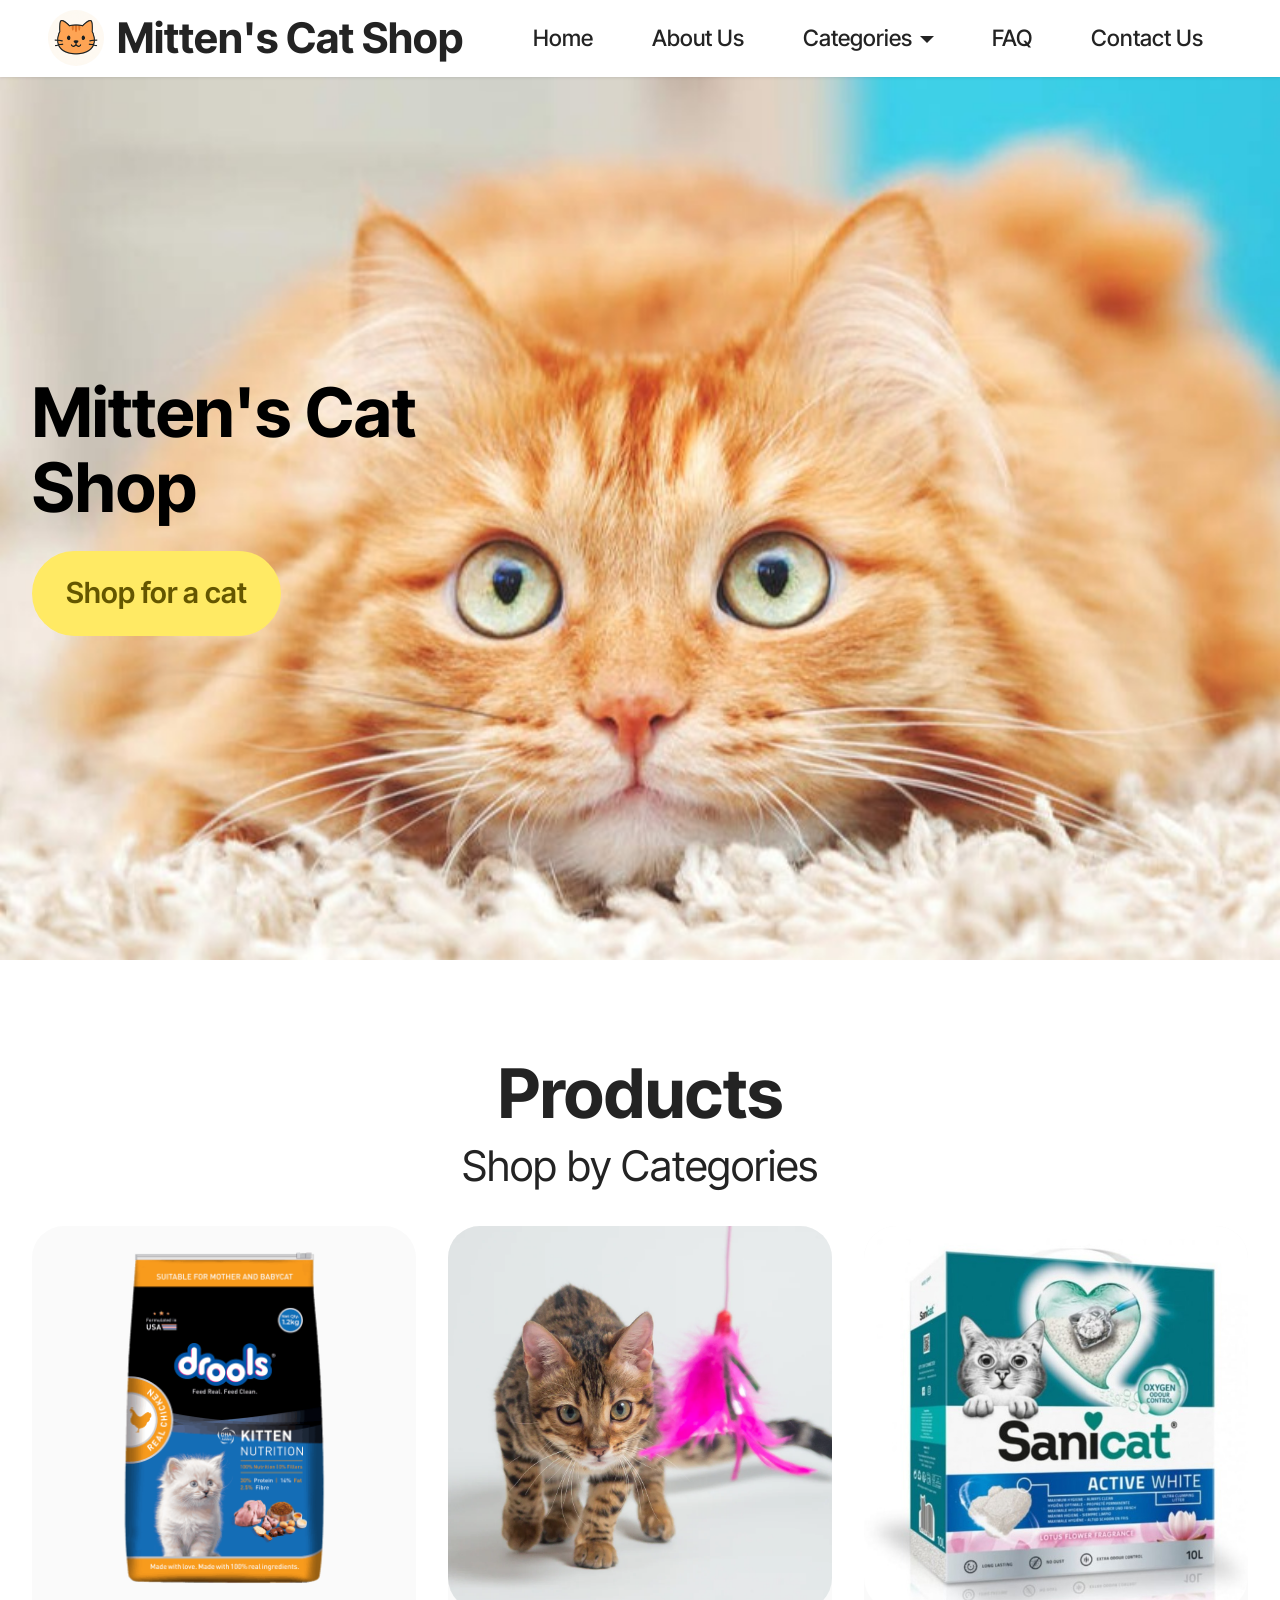
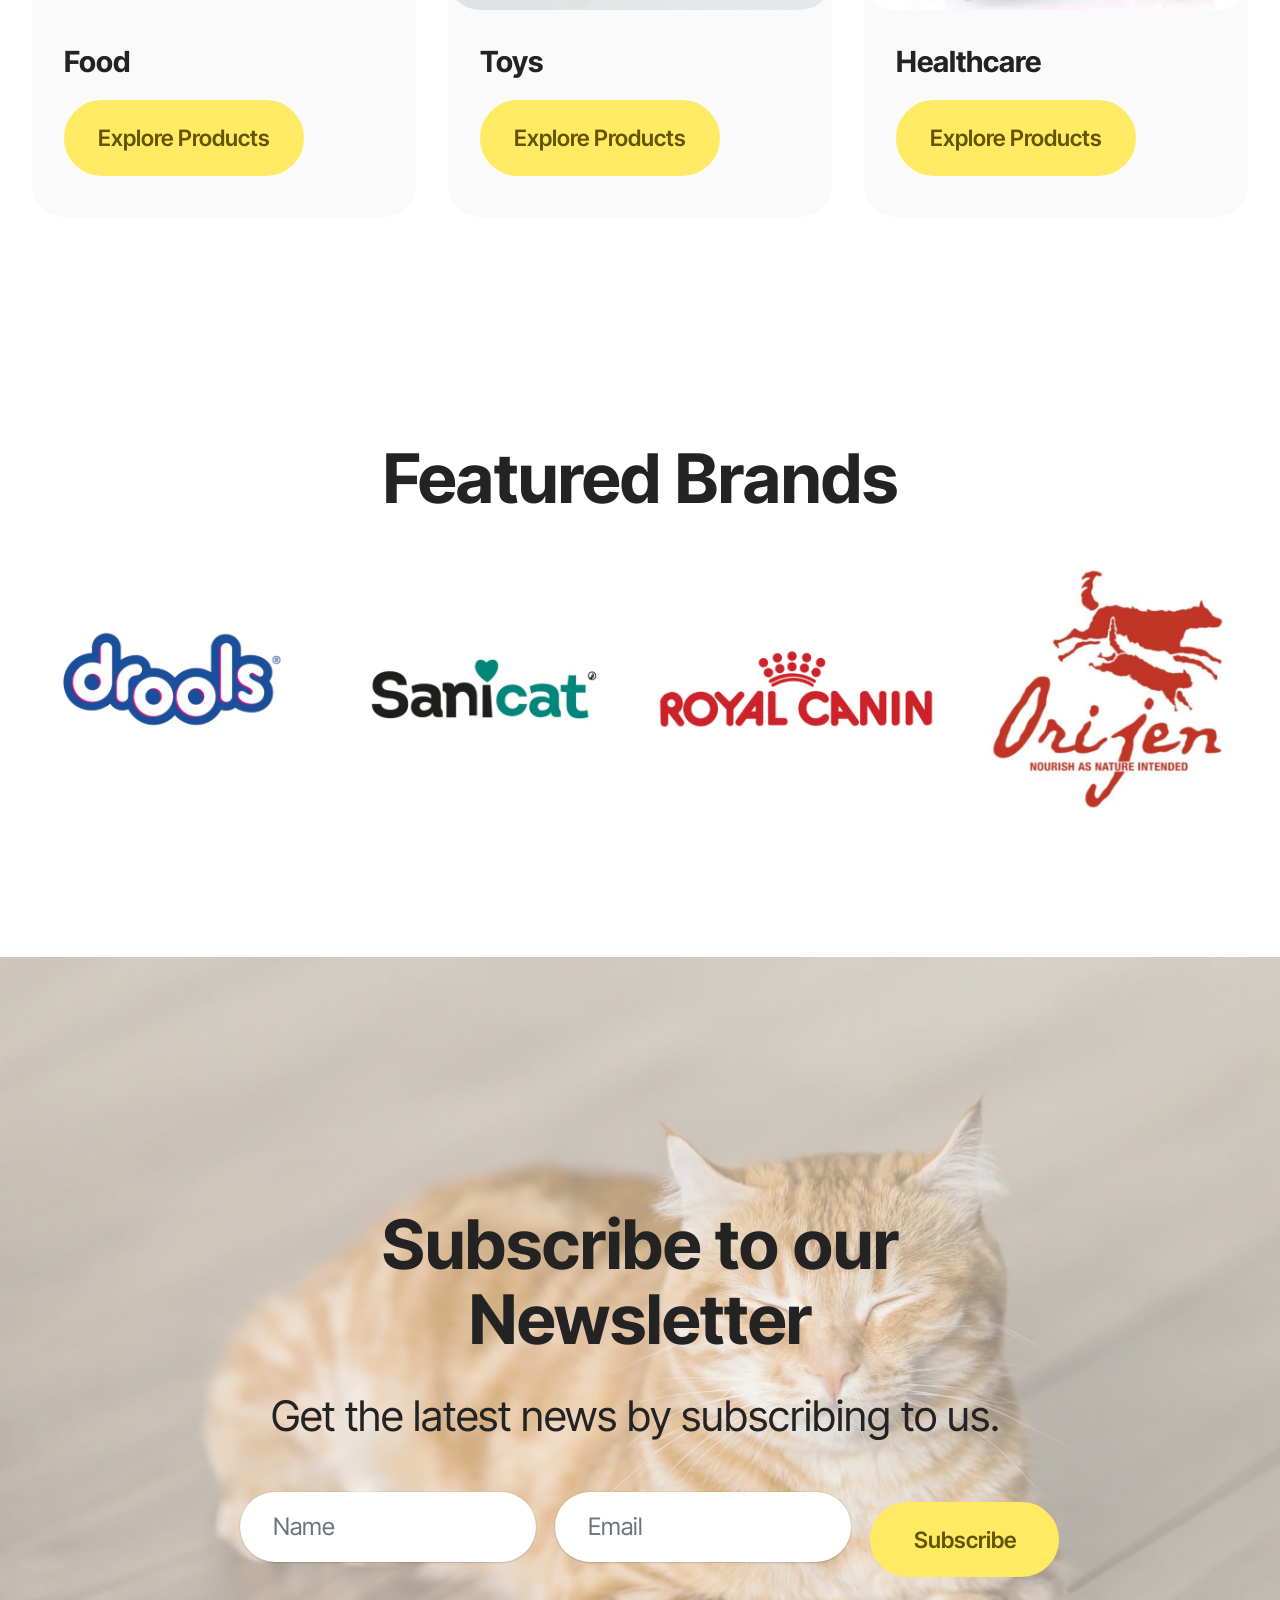
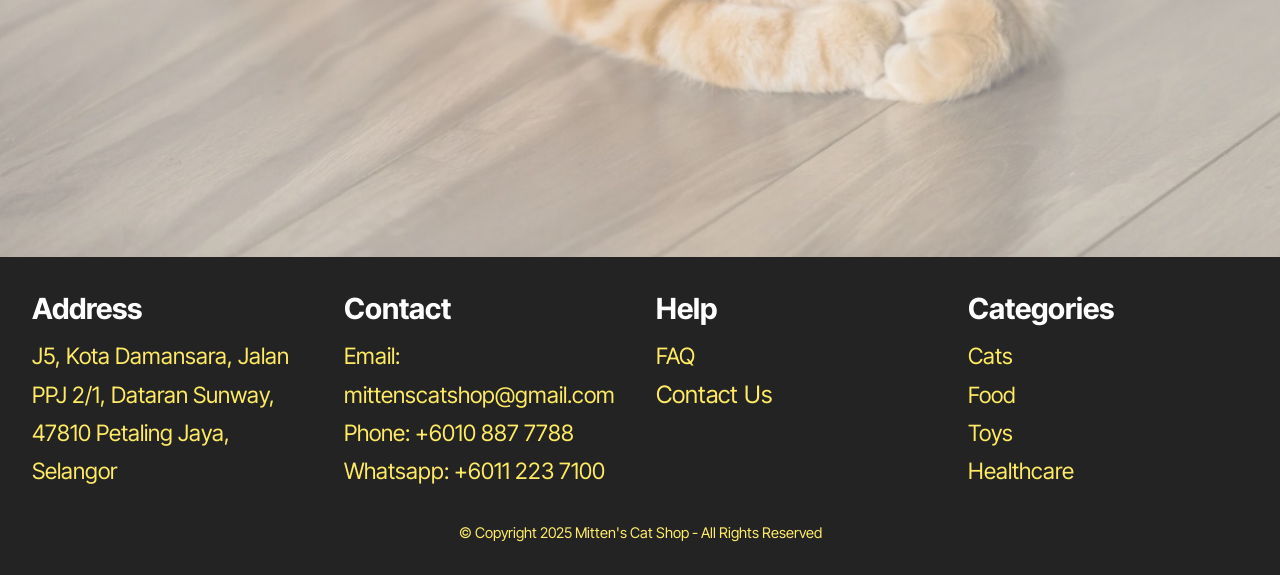
<file: index.html>
<!DOCTYPE html>
<html  >
<head>
  <!-- Site made with Mobirise Website Builder v6.1.4, https://mobirise.com -->
  <meta charset="UTF-8">
  <meta http-equiv="X-UA-Compatible" content="IE=edge">
  <meta name="generator" content="Mobirise v6.1.4, mobirise.com">
  <meta name="viewport" content="width=device-width, initial-scale=1, minimum-scale=1">
  <link rel="shortcut icon" href="assets/images/chatgpt20image20oct2082020252001-45-3020pm-108x108.png" type="image/x-icon">
  <meta name="description" content="Mitten's Cat Shop Home Page">
  
  
  <title>Mitten's Cat Shop</title>
  <link rel="stylesheet" href="assets/bootstrap/css/bootstrap.min.css">
  <link rel="stylesheet" href="assets/parallax/jarallax.css">
  <link rel="stylesheet" href="assets/dropdown/css/style.css">
  <link rel="stylesheet" href="assets/socicon/css/styles.css">
  <link rel="stylesheet" href="assets/theme/css/style.css">
  <link rel="preload" href="https://fonts.googleapis.com/css?family=Inter+Tight:100,200,300,400,500,600,700,800,900,100i,200i,300i,400i,500i,600i,700i,800i,900i&display=swap" as="style" onload="this.onload=null;this.rel='stylesheet'">
  <noscript><link rel="stylesheet" href="https://fonts.googleapis.com/css?family=Inter+Tight:100,200,300,400,500,600,700,800,900,100i,200i,300i,400i,500i,600i,700i,800i,900i&display=swap"></noscript>
  <link rel="preload" as="style" href="assets/mobirise/css/mbr-additional.css?v=YbctTc"><link rel="stylesheet" href="assets/mobirise/css/mbr-additional.css?v=YbctTc" type="text/css">

  
  
  
</head>
<body>
  
  <section data-bs-version="5.1" class="menu menu1 cid-uYOlSD3HQs" once="menu" id="menu1-0">
    

    <nav class="navbar navbar-dropdown navbar-fixed-top navbar-expand-lg">
        <div class="container-fluid">
            <div class="navbar-brand">
                <span class="navbar-logo">
                    <a href="index.html">
                        <img src="assets/images/chatgpt20image20oct2082020252001-45-3020pm-108x108.png" alt="Mobirise Website Builder" style="height: 3.5rem;">
                    </a>
                </span>
                <span class="navbar-caption-wrap"><a class="navbar-caption text-black text-primary display-2" href="index.html">Mitten's Cat Shop</a></span>
            </div>
            <button class="navbar-toggler" type="button" data-toggle="collapse" data-bs-toggle="collapse" data-target="#navbarSupportedContent" data-bs-target="#navbarSupportedContent" aria-controls="navbarNavAltMarkup" aria-expanded="false" aria-label="Toggle navigation">
                <div class="hamburger">
                    <span></span>
                    <span></span>
                    <span></span>
                    <span></span>
                </div>
            </button>
            <div class="collapse navbar-collapse" id="navbarSupportedContent">
                <ul class="navbar-nav nav-dropdown nav-right" data-app-modern-menu="true"><li class="nav-item"><a class="nav-link link text-black text-primary display-7" href="index.html">Home</a></li><li class="nav-item"><a class="nav-link link text-black text-primary display-7" href="page8.html">About Us</a></li><li class="nav-item dropdown"><a class="nav-link link dropdown-toggle text-black display-7" href="page4.html" data-toggle="dropdown-submenu" data-bs-toggle="dropdown" data-bs-auto-close="outside" aria-expanded="false">Categories</a><div class="dropdown-menu" aria-labelledby="dropdown-355"><a class="dropdown-item text-black text-primary display-7" href="page1.html">Cats</a><a class="dropdown-item text-black text-primary display-7" href="page2.html">Food<br></a><a class="text-black dropdown-item text-primary display-7" href="page3.html">Toys</a><a class="text-black show dropdown-item text-primary display-7" href="page4.html">Healthcare</a></div>
                    </li><li class="nav-item"><a class="nav-link link show text-black text-primary display-7" href="page5.html">FAQ</a></li><li class="nav-item"><a class="nav-link link show text-black text-primary display-7" href="page6.html">Contact Us</a></li></ul>
                
                
            </div>
        </div>
    </nav>
</section>

<section data-bs-version="5.1" class="header1 cid-uYOlTf5RiR mbr-fullscreen" id="header1-1">

    

    
    <div class="mbr-overlay" style="opacity: 0; background-color: rgb(250, 250, 250);"></div>

    <div class="container">
        <div class="row">
            <div class="col-12 col-lg-4">
                <h1 class="mbr-section-title mbr-fonts-style mb-3 display-1"><strong>Mitten's Cat Shop</strong></h1>
                
                
                <div class="mbr-section-btn mt-3"><a class="btn btn-danger display-5" href="page1.html">Shop for a cat</a></div>
            </div>
        </div>
    </div>
</section>

<section data-bs-version="5.1" class="features3 cid-uYOlYlLeZK" id="features3-2">
    
    
    <div class="container">
        <div class="mbr-section-head">
            <h4 class="mbr-section-title mbr-fonts-style align-center mb-0 display-1">
                <strong>Products</strong></h4>
            <h5 class="mbr-section-subtitle mbr-fonts-style align-center mb-0 mt-2 display-2">Shop by Categories<br></h5>
        </div>
        <div class="row mt-4">
            <div class="item features-image col-12 col-md-6 col-lg-4">
                <div class="item-wrapper">
                    <div class="item-img">
                        <img src="assets/images/kn1-788x788.png" alt="Mobirise Website Builder">
                    </div>
                    <div class="item-content">
                        <h5 class="item-title mbr-fonts-style display-5"><strong>Food</strong></h5>
                        
                        
                    </div>
                    <div class="mbr-section-btn item-footer mt-2"><a href="page2.html" class="btn item-btn btn-danger display-7">Explore Products</a></div>
                </div>
            </div>
            <div class="item features-image col-12 col-md-6 col-lg-4">
                <div class="item-wrapper">
                    <div class="item-img">
                        <img src="assets/images/untitled-design-4-f444b28d-e093-47f0-8183-9d3ef08802a7.webp" alt="Mobirise Website Builder">
                    </div>
                    <div class="item-content">
                        <h5 class="item-title mbr-fonts-style display-5"><strong>Toys</strong></h5>
                        
                        
                    </div>
                    <div class="mbr-section-btn item-footer mt-2"><a href="page3.html" class="btn item-btn btn-danger display-7">Explore Products</a></div>
                </div>
            </div>
            <div class="item features-image col-12 col-md-6 col-lg-4">
                <div class="item-wrapper">
                    <div class="item-img">
                        <img src="assets/images/inv-product-1692611097860-815x815.jpeg" alt="Mobirise Website Builder">
                    </div>
                    <div class="item-content">
                        <h5 class="item-title mbr-fonts-style display-5"><strong>Healthcare</strong></h5>
                        
                        
                    </div>
                    <div class="mbr-section-btn item-footer mt-2"><a href="page4.html" class="btn item-btn btn-danger display-7">Explore Products</a></div>
                </div>
            </div>
        </div>
    </div>
</section>

<section data-bs-version="5.1" class="gallery1 cid-uYORn6AifN" id="gallery1-c">
    
    
    <div class="container">
        <div class="mbr-section-head">
            <h4 class="mbr-section-title mbr-fonts-style align-center mb-0 display-1">
                <strong>Featured Brands</strong></h4>
            
        </div>
        <div class="row mt-4">
            <div class="item features-image col-12 col-md-6 col-lg-3">
                <div class="item-wrapper">
                    <div class="item-img">
                        <a href="https://drools.com/"><img src="assets/images/untitled20design207-596x596.png" alt="Mobirise Website Builder"></a>
                    </div>
                    
                    
                </div>
            </div>
            <div class="item features-image col-12 col-md-6 col-lg-3">
                <div class="item-wrapper">
                    <div class="item-img">
                        <a href="https://www.sanicat.com/"><img src="assets/images/brand-logo-website2022-sanicat-596x596.jpg" alt="Mobirise Website Builder"></a>
                    </div>
                    
                    
                </div>
            </div>
            <div class="item features-image col-12 col-md-6 col-lg-3">
                <div class="item-wrapper">
                    <div class="item-img">
                        <a href="https://my.royalcanin.com/"><img src="assets/images/untitled20design202-596x596.png" alt="Mobirise Website Builder"></a>
                    </div>
                    
                    
                </div>
            </div>
            <div class="item features-image col-12 col-md-6 col-lg-3">
                <div class="item-wrapper">
                    <div class="item-img">
                        <a href="https://apac.orijenpetfoods.com/en/homepage"><img src="assets/images/untitled20design205-596x596.png" alt="Mobirise Website Builder" title=""></a>
                    </div>
                    
                    
                </div>
            </div>
        </div>
    </div>
</section>

<section data-bs-version="5.1" class="form1 cid-uYPkWNl292 mbr-fullscreen mbr-parallax-background" id="form1-i">

    

    
    <div class="mbr-overlay" style="opacity: 0.5; background-color: rgb(255, 255, 255);"></div>
    <div class="container">
        <div class="row justify-content-center">
            <div class="col-lg-8 mx-auto mbr-form" data-form-type="formoid">
                <form action="https://mobirise.eu/" method="POST" class="mbr-form form-with-styler" data-form-title="Form Name"><input type="hidden" name="email" data-form-email="true" value="V877gH1e3Tsq5WhctF0GkwX6nEwyTz2DdKZneVuHFxOpwEcW8wzYj7Z72pYGQAnGqHNn9cZSjslz8EZkg8mt1c8OvxyI0Fkm1KAwr8m73PTncWTd+nmSfUYs5WQM51Fs">
                    <div class="row">
                        <div hidden="hidden" data-form-alert="" class="alert alert-success col-12">Thanks for filling out the form!</div>
                        <div hidden="hidden" data-form-alert-danger="" class="alert alert-danger col-12">
                            Oops...! some problem!
                        </div>
                    </div>
                    <div class="dragArea row">
                        <div class="col-12">
                            <h1 class="mbr-section-title mb-4 mbr-fonts-style align-center display-1">
                                <strong>Subscribe to our Newsletter</strong></h1>
                        </div>
                        <div class="col-12">
                            <p class="mbr-text mbr-fonts-style mb-5 align-center display-2">Get the latest news by subscribing to us.&nbsp;</p>
                        </div>
                        <div class="col-md col-12 form-group mb-3" data-for="name">
                            <input type="text" name="name" placeholder="Name" data-form-field="Name" class="form-control" id="name-form1-i">
                        </div>
                        <div class="col-md col-12 form-group mb-3" data-for="email">
                            <input type="email" name="email" placeholder="Email" data-form-field="Email" class="form-control" id="email-form1-i">
                        </div>
                        <div class="mbr-section-btn col-12 col-md-auto"><button type="submit" class="btn btn-danger display-7">Subscribe</button></div>
                    </div>
                </form>
            </div>
        </div>
    </div>
</section>

<section data-bs-version="5.1" class="footer2 cid-uYODamn4V8" once="footers" id="footer2-b">

    

    
    
    <div class="container">
        <div class="row mbr-white">
            <div class="col-6 col-md-4 col-lg-3">
                <h5 class="mbr-section-subtitle mbr-fonts-style mb-2 display-5">
                    <strong>Address</strong></h5>
                <ul class="list mbr-fonts-style display-7">
                    <li class="mbr-text item-wrap"><a href="https://www.google.com/maps/search/J5,+Kota+Damansara,+Jalan+PPJ+2%2F1,+Dataran+Sunway,+47810+Petaling+Jaya,+Selangor/@3.1515984,101.5891318,17z/data=!3m1!4b1?entry=ttu&g_ep=EgoyMDI1MTAwNC4wIKXMDSoASAFQAw%3D%3D" class="text-danger">J5, Kota Damansara, Jalan PPJ 2/1, Dataran Sunway, 47810 Petaling Jaya, Selangor</a></li>
                </ul>
            </div>
            <div class="col-6 col-md-4 col-lg-3">
                <h5 class="mbr-section-subtitle mbr-fonts-style mb-2 display-5">
                    <strong>Contact</strong></h5>
                <ul class="list mbr-fonts-style display-7">
                    <li class="mbr-text item-wrap"><a href="mailto:mittenscatshop@gmail.com" class="text-danger">Email: mittenscatshop@gmail.com
</a></li><li class="mbr-text item-wrap"><a href="tel:+6010 887 7788" class="text-danger">Phone: +6010 887 7788
</a></li><li class="mbr-text item-wrap"><a href="https://wa.me/6011 223 7100" class="text-danger">Whatsapp: +6011 223 7100</a></li>
                </ul>
            </div>
            <div class="col-6 col-md-4 col-lg-3">
                <h5 class="mbr-section-subtitle mbr-fonts-style mb-2 display-5">
                    <strong>Help</strong></h5>
                <ul class="list mbr-fonts-style display-7">
                    <li class="mbr-text item-wrap"><a href="page5.html" class="text-danger">FAQ</a></li><li class="mbr-text item-wrap"><a href="page6.html" class="text-danger" style="font-size: 1.5rem;">Contact Us</a><br></li>
                </ul>
            </div>
            <div class="col-6 col-md-4 col-lg-3">
                <h5 class="mbr-section-subtitle mbr-fonts-style mb-2 display-5">
                    <strong>Categories</strong></h5>
                <ul class="list mbr-fonts-style display-7">
                    <li class="mbr-text item-wrap"><span style="font-size: 1.4rem;"><a href="page1.html" class="text-danger">Cats</a></span></li><li class="mbr-text item-wrap"><span style="font-size: 1.4rem;"><a href="page2.html" class="text-danger text-primary">Food</a></span></li><li class="mbr-text item-wrap"><span style="font-size: 1.4rem;"><a href="page3.html" class="text-danger">Toys</a></span></li><li class="mbr-text item-wrap"><a href="page4.html" class="text-danger">Healthcare</a></li>
                </ul>
            </div>
            <div class="col-12 mt-4">
                <p class="mbr-text mb-0 mbr-fonts-style copyright align-center display-4">
                    © Copyright 2025 Mitten's Cat Shop - All Rights Reserved
                </p>
            </div>
        </div>
    </div>
</section>
  
  
</body>
</html>
</file>
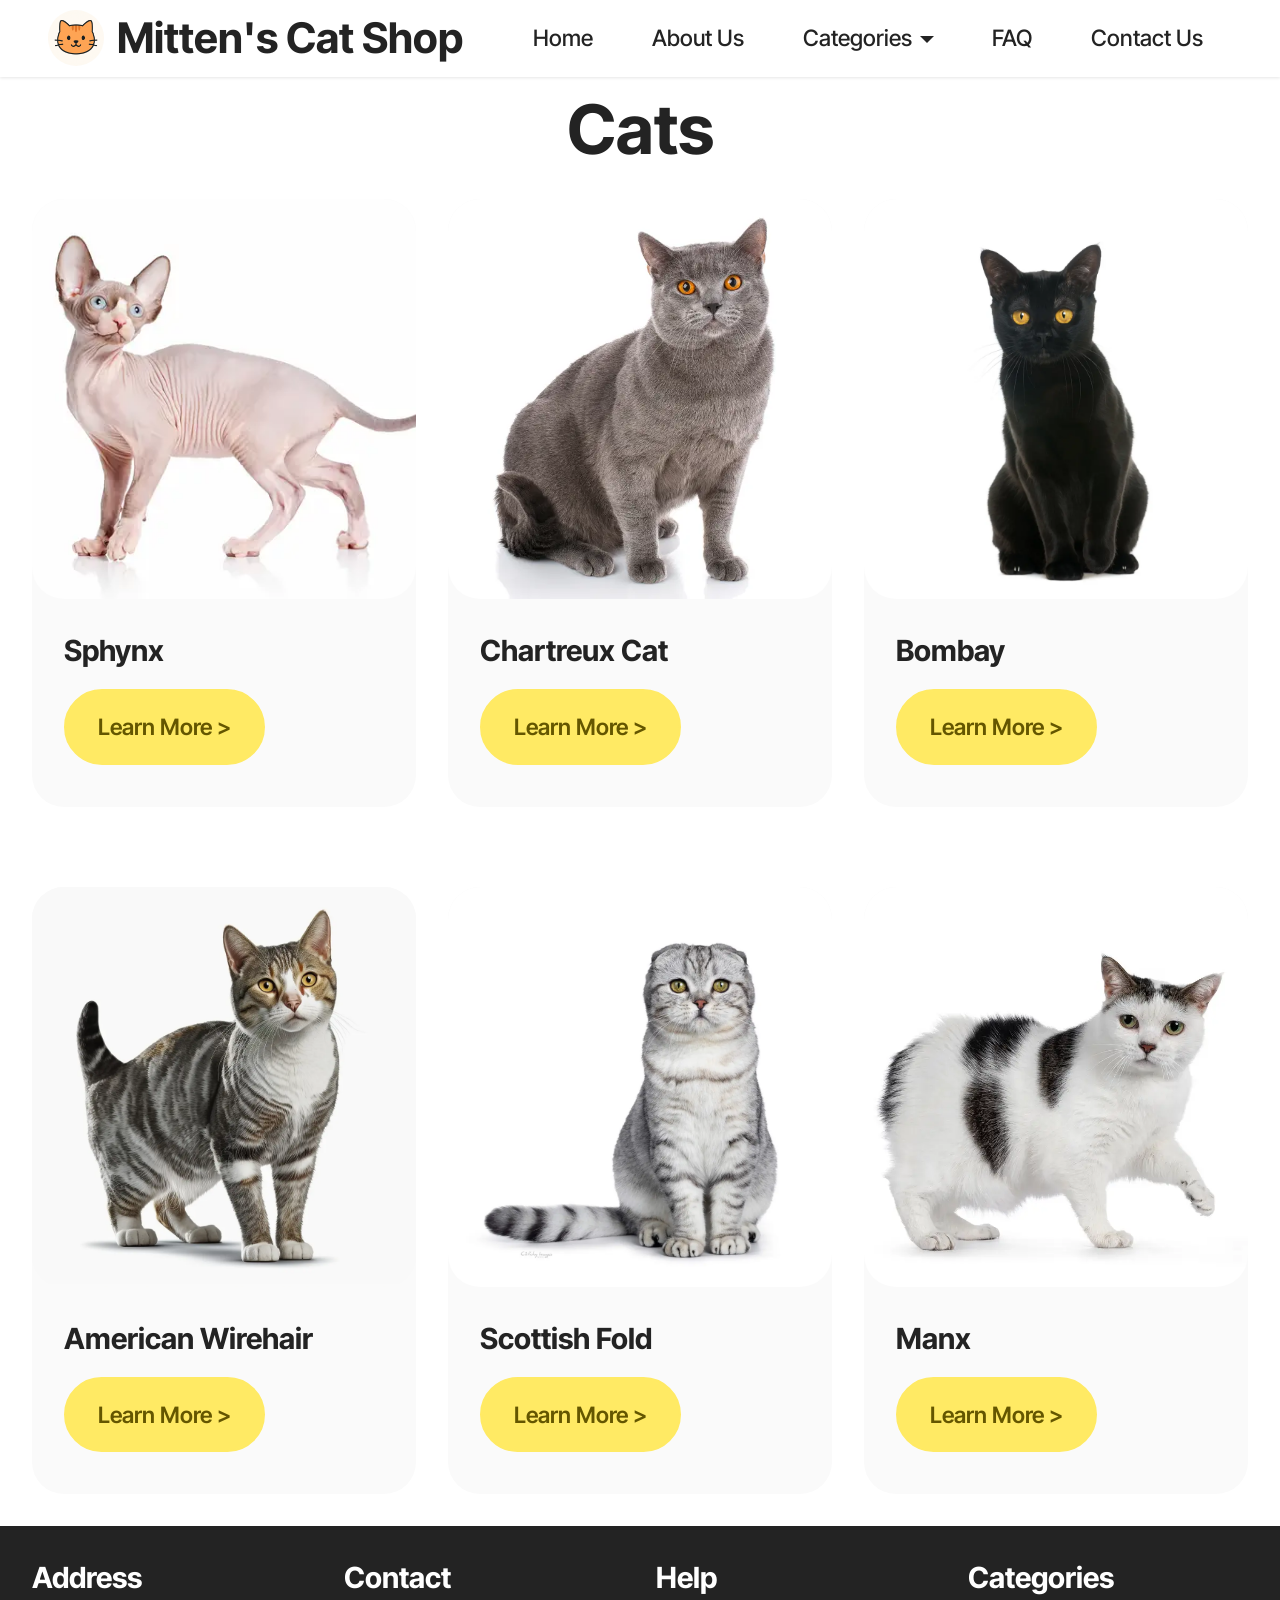
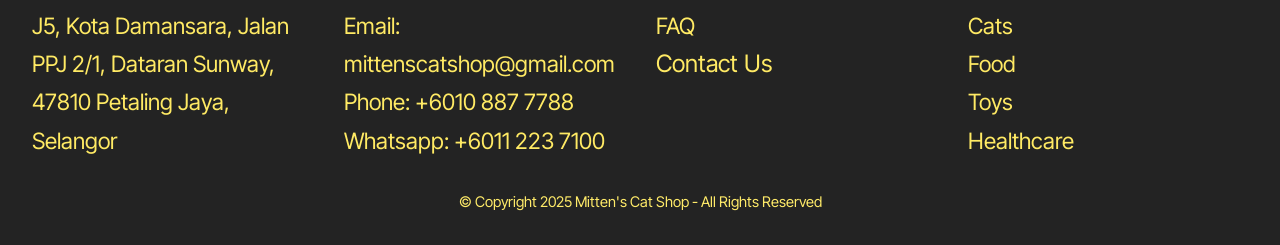
<file: page1.html>
<!DOCTYPE html>
<html  >
<head>
  <!-- Site made with Mobirise Website Builder v6.1.4, https://mobirise.com -->
  <meta charset="UTF-8">
  <meta http-equiv="X-UA-Compatible" content="IE=edge">
  <meta name="generator" content="Mobirise v6.1.4, mobirise.com">
  <meta name="viewport" content="width=device-width, initial-scale=1, minimum-scale=1">
  <link rel="shortcut icon" href="assets/images/chatgpt20image20oct2082020252001-45-3020pm-108x108.png" type="image/x-icon">
  <meta name="description" content="Mitten's Cat Shop Cat Categories">
  
  
  <title>Cats</title>
  <link rel="stylesheet" href="assets/bootstrap/css/bootstrap.min.css">
  <link rel="stylesheet" href="assets/dropdown/css/style.css">
  <link rel="stylesheet" href="assets/socicon/css/styles.css">
  <link rel="stylesheet" href="assets/theme/css/style.css">
  <link rel="preload" href="https://fonts.googleapis.com/css?family=Inter+Tight:100,200,300,400,500,600,700,800,900,100i,200i,300i,400i,500i,600i,700i,800i,900i&display=swap" as="style" onload="this.onload=null;this.rel='stylesheet'">
  <noscript><link rel="stylesheet" href="https://fonts.googleapis.com/css?family=Inter+Tight:100,200,300,400,500,600,700,800,900,100i,200i,300i,400i,500i,600i,700i,800i,900i&display=swap"></noscript>
  <link rel="preload" as="style" href="assets/mobirise/css/mbr-additional.css?v=QrQU4d"><link rel="stylesheet" href="assets/mobirise/css/mbr-additional.css?v=QrQU4d" type="text/css">

  
  
  
</head>
<body>
  
  <section data-bs-version="5.1" class="menu menu1 cid-uYOlSD3HQs" once="menu" id="menu1-d">
    

    <nav class="navbar navbar-dropdown navbar-fixed-top navbar-expand-lg">
        <div class="container-fluid">
            <div class="navbar-brand">
                <span class="navbar-logo">
                    <a href="index.html">
                        <img src="assets/images/chatgpt20image20oct2082020252001-45-3020pm-108x108.png" alt="Mobirise Website Builder" style="height: 3.5rem;">
                    </a>
                </span>
                <span class="navbar-caption-wrap"><a class="navbar-caption text-black text-primary display-2" href="index.html">Mitten's Cat Shop</a></span>
            </div>
            <button class="navbar-toggler" type="button" data-toggle="collapse" data-bs-toggle="collapse" data-target="#navbarSupportedContent" data-bs-target="#navbarSupportedContent" aria-controls="navbarNavAltMarkup" aria-expanded="false" aria-label="Toggle navigation">
                <div class="hamburger">
                    <span></span>
                    <span></span>
                    <span></span>
                    <span></span>
                </div>
            </button>
            <div class="collapse navbar-collapse" id="navbarSupportedContent">
                <ul class="navbar-nav nav-dropdown nav-right" data-app-modern-menu="true"><li class="nav-item"><a class="nav-link link text-black text-primary display-7" href="index.html">Home</a></li><li class="nav-item"><a class="nav-link link text-black text-primary display-7" href="page8.html">About Us</a></li><li class="nav-item dropdown"><a class="nav-link link dropdown-toggle text-black display-7" href="page4.html" data-toggle="dropdown-submenu" data-bs-toggle="dropdown" data-bs-auto-close="outside" aria-expanded="false">Categories</a><div class="dropdown-menu" aria-labelledby="dropdown-355"><a class="dropdown-item text-black text-primary display-7" href="page1.html">Cats</a><a class="dropdown-item text-black text-primary display-7" href="page2.html">Food<br></a><a class="text-black dropdown-item text-primary display-7" href="page3.html">Toys</a><a class="text-black show dropdown-item text-primary display-7" href="page4.html">Healthcare</a></div>
                    </li><li class="nav-item"><a class="nav-link link show text-black text-primary display-7" href="page5.html">FAQ</a></li><li class="nav-item"><a class="nav-link link show text-black text-primary display-7" href="page6.html">Contact Us</a></li></ul>
                
                
            </div>
        </div>
    </nav>
</section>

<section data-bs-version="5.1" class="features3 cid-uYUMEzY8UR" id="features3-o">
    
    
    <div class="container">
        <div class="mbr-section-head">
            <h4 class="mbr-section-title mbr-fonts-style align-center mb-0 display-1">
                <strong>Cats</strong><strong><br></strong></h4>
            
        </div>
        <div class="row mt-4">
            <div class="item features-image col-12 col-md-6 col-lg-4">
                <div class="item-wrapper">
                    <div class="item-img">
                        <a href="https://basepaws.com/cat-breeds/sphynx"><img src="assets/images/sphynx-cat-library.webp" alt="Mobirise Website Builder"></a>
                    </div>
                    <div class="item-content">
                        <h5 class="item-title mbr-fonts-style display-5"><strong>Sphynx</strong></h5>
                        
                        
                    </div>
                    <div class="mbr-section-btn item-footer mt-2"><a href="https://basepaws.com/cat-breeds/sphynx" class="btn item-btn btn-danger display-7">Learn More
                            &gt;</a></div>
                </div>
            </div>
            <div class="item features-image col-12 col-md-6 col-lg-4">
                <div class="item-wrapper">
                    <div class="item-img">
                        <a href="https://basepaws.com/cat-breeds/chartreux"><img src="assets/images/chartreux-breed-library.webp" alt="Mobirise Website Builder"></a>
                    </div>
                    <div class="item-content">
                        <h5 class="item-title mbr-fonts-style display-5"><strong>Chartreux Cat</strong></h5>
                        
                        
                    </div>
                    <div class="mbr-section-btn item-footer mt-2"><a href="https://basepaws.com/cat-breeds/chartreux" class="btn item-btn btn-danger display-7">Learn More
                            &gt;</a></div>
                </div>
            </div>
            <div class="item features-image col-12 col-md-6 col-lg-4">
                <div class="item-wrapper">
                    <div class="item-img">
                        <a href="https://basepaws.com/cat-breeds/breed-bombay"><img src="assets/images/bombay-cat.webp" alt="Mobirise Website Builder"></a>
                    </div>
                    <div class="item-content">
                        <h5 class="item-title mbr-fonts-style display-5"><strong>Bombay</strong></h5>
                        
                        
                    </div>
                    <div class="mbr-section-btn item-footer mt-2"><a href="https://basepaws.com/cat-breeds/breed-bombay" class="btn item-btn btn-danger display-7">Learn More
                            &gt;</a></div>
                </div>
            </div>
        </div>
    </div>
</section>

<section data-bs-version="5.1" class="features3 cid-uYUMSZTwqn" id="features3-p">
    
    
    <div class="container">
        
        <div class="row mt-4">
            <div class="item features-image col-12 col-md-6 col-lg-4">
                <div class="item-wrapper">
                    <div class="item-img">
                        <a href="https://basepaws.com/cat-breeds/american-wirehair"><img src="assets/images/wirehair-adobe.webp" alt="Mobirise Website Builder"></a>
                    </div>
                    <div class="item-content">
                        <h5 class="item-title mbr-fonts-style display-5"><strong>American Wirehair</strong></h5>
                        
                        
                    </div>
                    <div class="mbr-section-btn item-footer mt-2"><a href="https://basepaws.com/cat-breeds/american-wirehair" class="btn item-btn btn-danger display-7">Learn More
                            &gt;</a></div>
                </div>
            </div>
            <div class="item features-image col-12 col-md-6 col-lg-4">
                <div class="item-wrapper">
                    <div class="item-img">
                        <a href="https://basepaws.com/cat-breeds/scottish-fold"><img src="assets/images/scottish-fold.webp" alt="Mobirise Website Builder"></a>
                    </div>
                    <div class="item-content">
                        <h5 class="item-title mbr-fonts-style display-5"><strong>Scottish Fold</strong></h5>
                        
                        
                    </div>
                    <div class="mbr-section-btn item-footer mt-2"><a href="https://basepaws.com/cat-breeds/scottish-fold" class="btn item-btn btn-danger display-7" target="_blank">Learn More
                            &gt;</a></div>
                </div>
            </div>
            <div class="item features-image col-12 col-md-6 col-lg-4">
                <div class="item-wrapper">
                    <div class="item-img">
                        <a href="https://basepaws.com/cat-breeds/manx"><img src="assets/images/manx-cat-breed-library.webp" alt="Mobirise Website Builder"></a>
                    </div>
                    <div class="item-content">
                        <h5 class="item-title mbr-fonts-style display-5"><strong>Manx</strong></h5>
                        
                        
                    </div>
                    <div class="mbr-section-btn item-footer mt-2"><a href="https://basepaws.com/cat-breeds/manx" class="btn item-btn btn-danger display-7">Learn More
                            &gt;</a></div>
                </div>
            </div>
        </div>
    </div>
</section>

<section data-bs-version="5.1" class="footer2 cid-uYODamn4V8" once="footers" id="footer2-e">

    

    
    
    <div class="container">
        <div class="row mbr-white">
            <div class="col-6 col-md-4 col-lg-3">
                <h5 class="mbr-section-subtitle mbr-fonts-style mb-2 display-5">
                    <strong>Address</strong></h5>
                <ul class="list mbr-fonts-style display-7">
                    <li class="mbr-text item-wrap"><a href="https://www.google.com/maps/search/J5,+Kota+Damansara,+Jalan+PPJ+2%2F1,+Dataran+Sunway,+47810+Petaling+Jaya,+Selangor/@3.1515984,101.5891318,17z/data=!3m1!4b1?entry=ttu&g_ep=EgoyMDI1MTAwNC4wIKXMDSoASAFQAw%3D%3D" class="text-danger">J5, Kota Damansara, Jalan PPJ 2/1, Dataran Sunway, 47810 Petaling Jaya, Selangor</a></li>
                </ul>
            </div>
            <div class="col-6 col-md-4 col-lg-3">
                <h5 class="mbr-section-subtitle mbr-fonts-style mb-2 display-5">
                    <strong>Contact</strong></h5>
                <ul class="list mbr-fonts-style display-7">
                    <li class="mbr-text item-wrap"><a href="mailto:mittenscatshop@gmail.com" class="text-danger">Email: mittenscatshop@gmail.com
</a></li><li class="mbr-text item-wrap"><a href="tel:+6010 887 7788" class="text-danger">Phone: +6010 887 7788
</a></li><li class="mbr-text item-wrap"><a href="https://wa.me/6011 223 7100" class="text-danger">Whatsapp: +6011 223 7100</a></li>
                </ul>
            </div>
            <div class="col-6 col-md-4 col-lg-3">
                <h5 class="mbr-section-subtitle mbr-fonts-style mb-2 display-5">
                    <strong>Help</strong></h5>
                <ul class="list mbr-fonts-style display-7">
                    <li class="mbr-text item-wrap"><a href="page5.html" class="text-danger">FAQ</a></li><li class="mbr-text item-wrap"><a href="page6.html" class="text-danger" style="font-size: 1.5rem;">Contact Us</a><br></li>
                </ul>
            </div>
            <div class="col-6 col-md-4 col-lg-3">
                <h5 class="mbr-section-subtitle mbr-fonts-style mb-2 display-5">
                    <strong>Categories</strong></h5>
                <ul class="list mbr-fonts-style display-7">
                    <li class="mbr-text item-wrap"><span style="font-size: 1.4rem;"><a href="page1.html" class="text-danger">Cats</a></span></li><li class="mbr-text item-wrap"><span style="font-size: 1.4rem;"><a href="page2.html" class="text-danger text-primary">Food</a></span></li><li class="mbr-text item-wrap"><span style="font-size: 1.4rem;"><a href="page3.html" class="text-danger">Toys</a></span></li><li class="mbr-text item-wrap"><a href="page4.html" class="text-danger">Healthcare</a></li>
                </ul>
            </div>
            <div class="col-12 mt-4">
                <p class="mbr-text mb-0 mbr-fonts-style copyright align-center display-4">
                    © Copyright 2025 Mitten's Cat Shop - All Rights Reserved
                </p>
            </div>
        </div>
    </div>
</section>
  
  
</body>
</html>
</file>
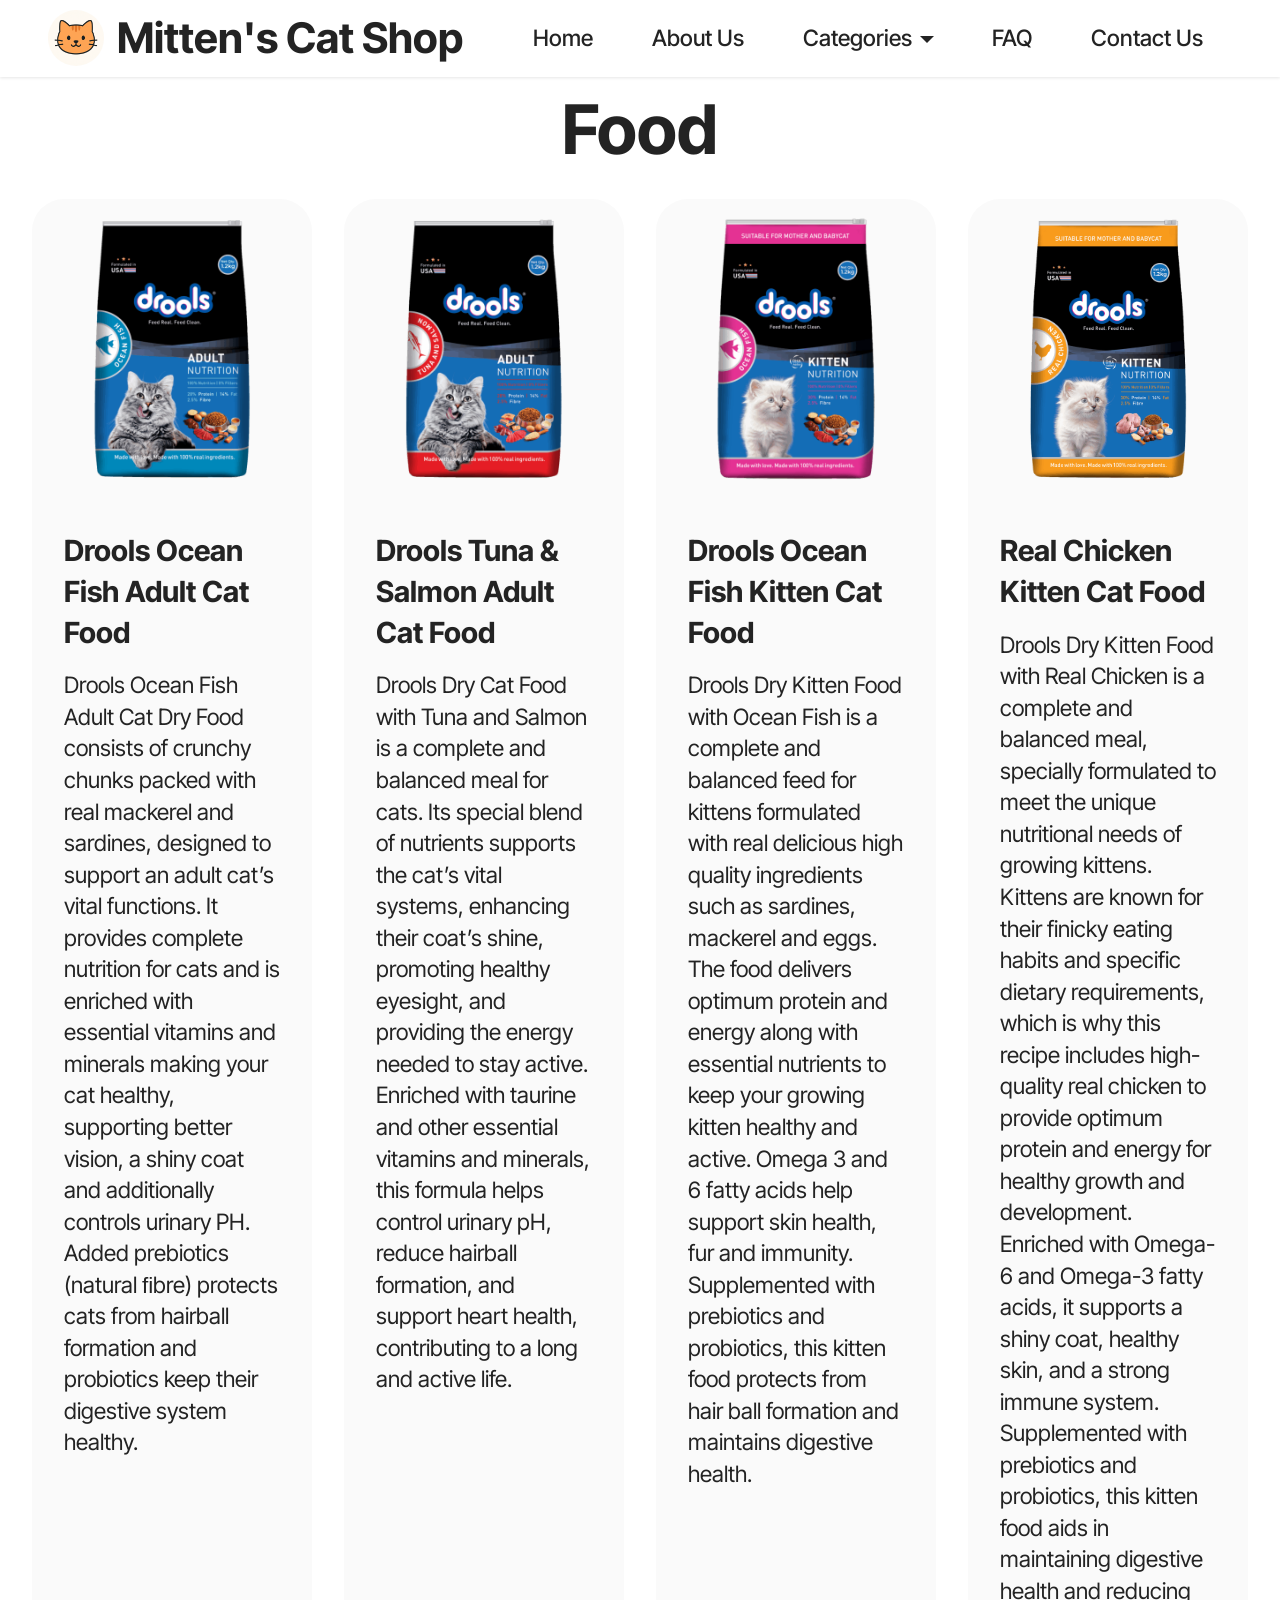
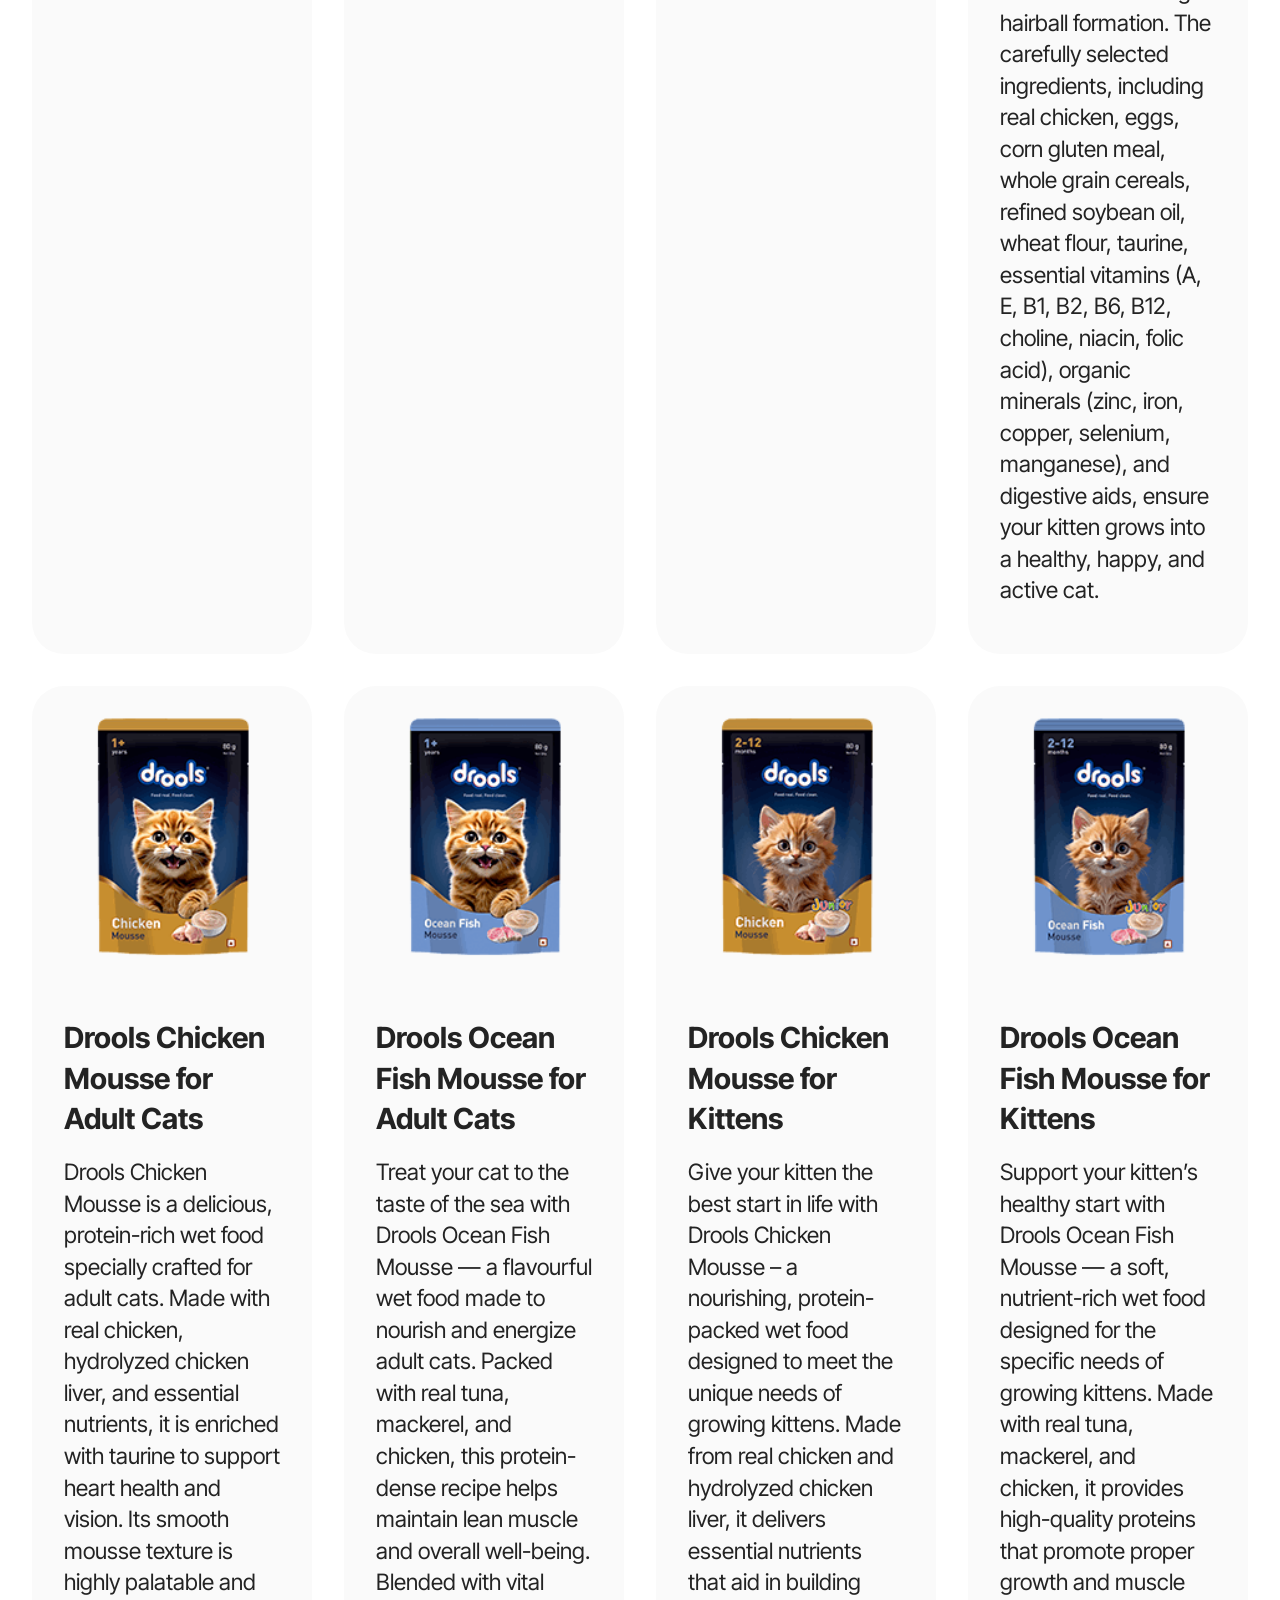
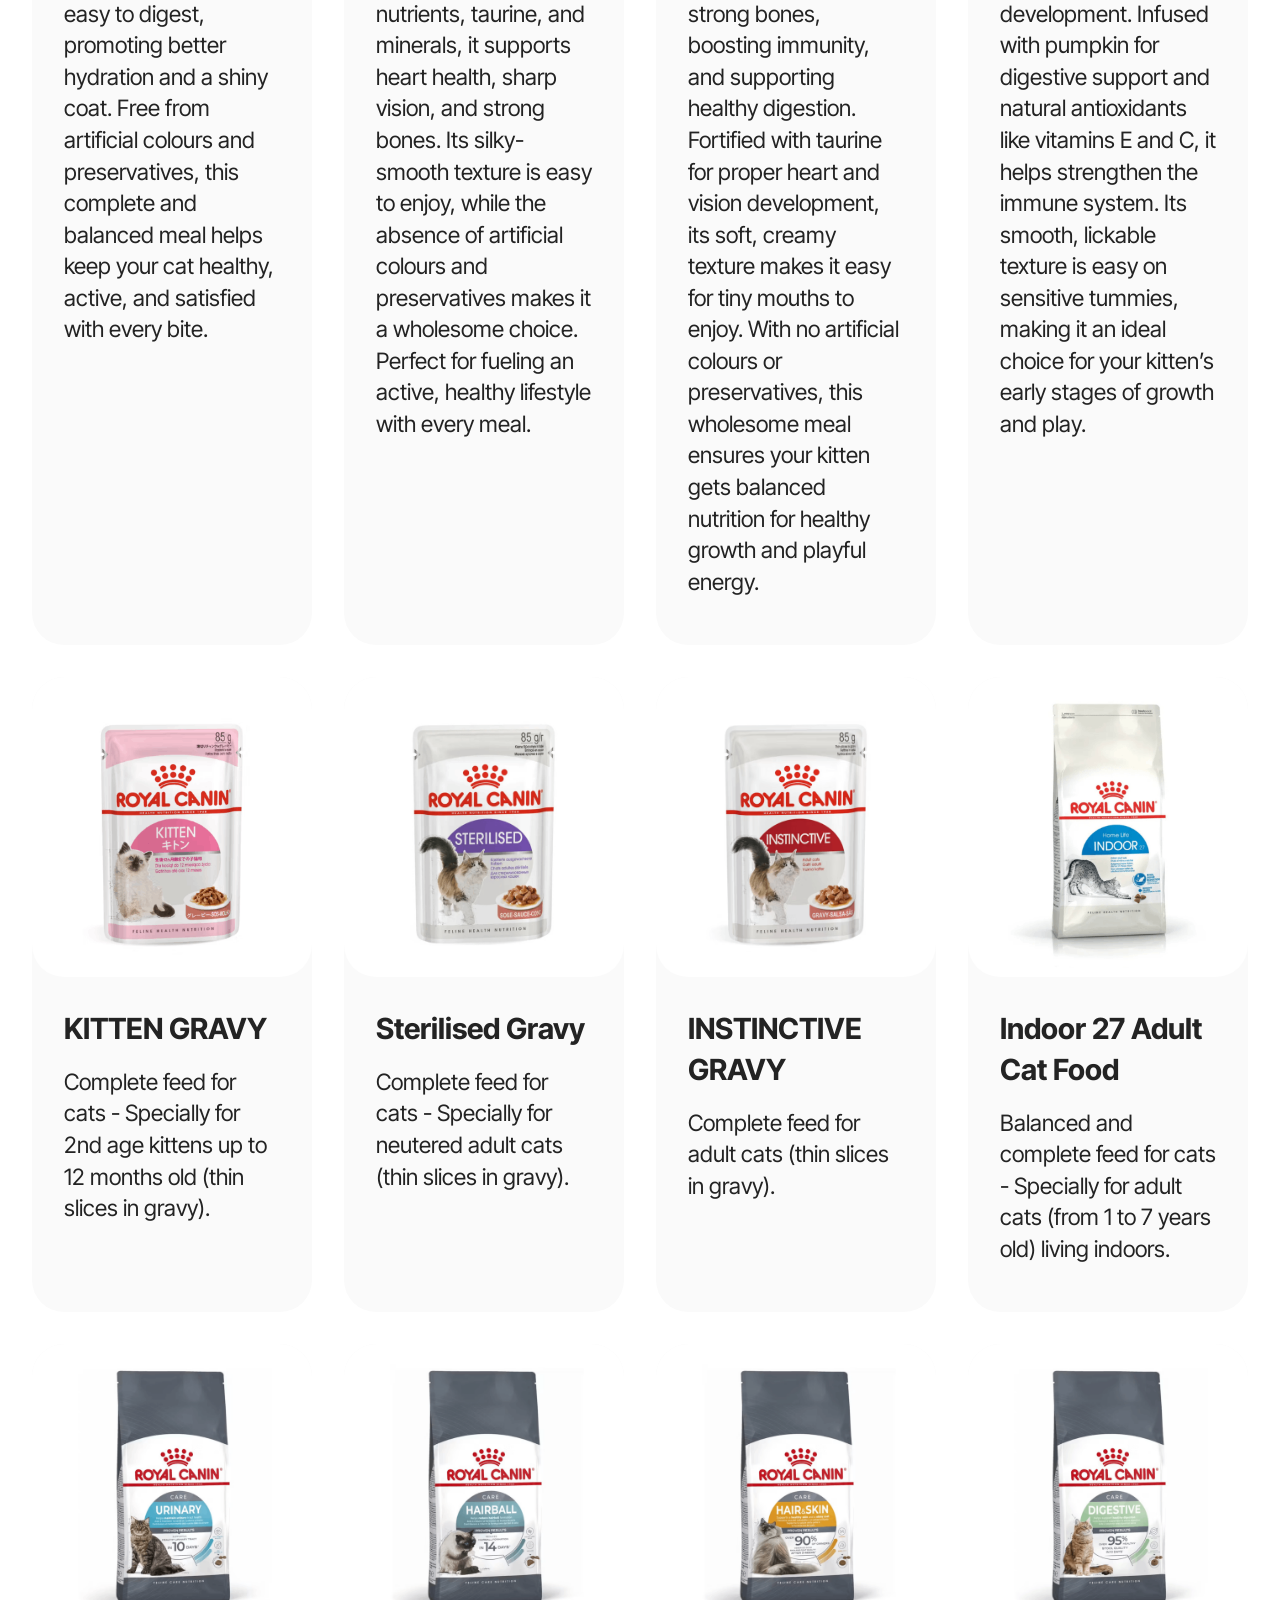
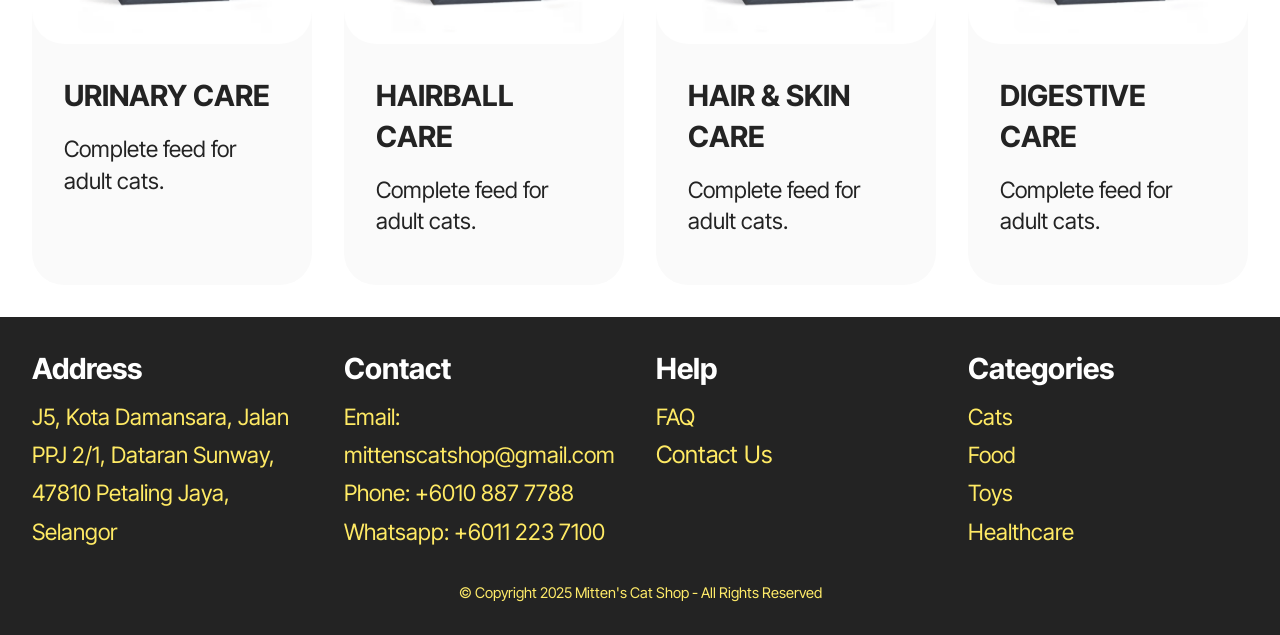
<file: page2.html>
<!DOCTYPE html>
<html  >
<head>
  <!-- Site made with Mobirise Website Builder v6.1.4, https://mobirise.com -->
  <meta charset="UTF-8">
  <meta http-equiv="X-UA-Compatible" content="IE=edge">
  <meta name="generator" content="Mobirise v6.1.4, mobirise.com">
  <meta name="viewport" content="width=device-width, initial-scale=1, minimum-scale=1">
  <link rel="shortcut icon" href="assets/images/chatgpt20image20oct2082020252001-45-3020pm-108x108.png" type="image/x-icon">
  <meta name="description" content="Mitten's Cat Shop Food Categories">
  
  
  <title>Food</title>
  <link rel="stylesheet" href="assets/bootstrap/css/bootstrap.min.css">
  <link rel="stylesheet" href="assets/dropdown/css/style.css">
  <link rel="stylesheet" href="assets/socicon/css/styles.css">
  <link rel="stylesheet" href="assets/theme/css/style.css">
  <link rel="preload" href="https://fonts.googleapis.com/css?family=Inter+Tight:100,200,300,400,500,600,700,800,900,100i,200i,300i,400i,500i,600i,700i,800i,900i&display=swap" as="style" onload="this.onload=null;this.rel='stylesheet'">
  <noscript><link rel="stylesheet" href="https://fonts.googleapis.com/css?family=Inter+Tight:100,200,300,400,500,600,700,800,900,100i,200i,300i,400i,500i,600i,700i,800i,900i&display=swap"></noscript>
  <link rel="preload" as="style" href="assets/mobirise/css/mbr-additional.css?v=5Nm0v4"><link rel="stylesheet" href="assets/mobirise/css/mbr-additional.css?v=5Nm0v4" type="text/css">

  
  
  
</head>
<body>
  
  <section data-bs-version="5.1" class="menu menu1 cid-uYOlSD3HQs" once="menu" id="menu1-j">
    

    <nav class="navbar navbar-dropdown navbar-fixed-top navbar-expand-lg">
        <div class="container-fluid">
            <div class="navbar-brand">
                <span class="navbar-logo">
                    <a href="index.html">
                        <img src="assets/images/chatgpt20image20oct2082020252001-45-3020pm-108x108.png" alt="Mobirise Website Builder" style="height: 3.5rem;">
                    </a>
                </span>
                <span class="navbar-caption-wrap"><a class="navbar-caption text-black text-primary display-2" href="index.html">Mitten's Cat Shop</a></span>
            </div>
            <button class="navbar-toggler" type="button" data-toggle="collapse" data-bs-toggle="collapse" data-target="#navbarSupportedContent" data-bs-target="#navbarSupportedContent" aria-controls="navbarNavAltMarkup" aria-expanded="false" aria-label="Toggle navigation">
                <div class="hamburger">
                    <span></span>
                    <span></span>
                    <span></span>
                    <span></span>
                </div>
            </button>
            <div class="collapse navbar-collapse" id="navbarSupportedContent">
                <ul class="navbar-nav nav-dropdown nav-right" data-app-modern-menu="true"><li class="nav-item"><a class="nav-link link text-black text-primary display-7" href="index.html">Home</a></li><li class="nav-item"><a class="nav-link link text-black text-primary display-7" href="page8.html">About Us</a></li><li class="nav-item dropdown"><a class="nav-link link dropdown-toggle text-black display-7" href="page4.html" data-toggle="dropdown-submenu" data-bs-toggle="dropdown" data-bs-auto-close="outside" aria-expanded="false">Categories</a><div class="dropdown-menu" aria-labelledby="dropdown-355"><a class="dropdown-item text-black text-primary display-7" href="page1.html">Cats</a><a class="dropdown-item text-black text-primary display-7" href="page2.html">Food<br></a><a class="text-black dropdown-item text-primary display-7" href="page3.html">Toys</a><a class="text-black show dropdown-item text-primary display-7" href="page4.html">Healthcare</a></div>
                    </li><li class="nav-item"><a class="nav-link link show text-black text-primary display-7" href="page5.html">FAQ</a></li><li class="nav-item"><a class="nav-link link show text-black text-primary display-7" href="page6.html">Contact Us</a></li></ul>
                
                
            </div>
        </div>
    </nav>
</section>

<section data-bs-version="5.1" class="features3 cid-uYUZkLir1W" id="features3-r">
    
    
    <div class="container-fluid">
        <div class="mbr-section-head">
            <h4 class="mbr-section-title mbr-fonts-style align-center mb-0 display-1"><strong>Food</strong></h4>
            
        </div>
        <div class="row mt-4">
            <div class="item features-image col-12 col-md-6 col-lg-3">
                <div class="item-wrapper">
                    <div class="item-img">
                        <a href="https://drools.com/cats-dry-food/"><img src="assets/images/an-680x680.png" alt="Mobirise Website Builder" data-slide-to="0" data-bs-slide-to="0"></a>
                    </div>
                    <div class="item-content">
                        <h5 class="item-title mbr-fonts-style display-5"><strong>Drools Ocean Fish Adult Cat Food</strong></h5>
                        
                        <p class="mbr-text mbr-fonts-style mt-3 display-7">Drools Ocean Fish Adult Cat Dry Food consists of crunchy chunks packed with real mackerel and sardines, designed to support an adult cat’s vital functions. It provides complete nutrition for cats and is enriched with essential vitamins and minerals making your cat healthy, supporting better vision, a shiny coat and additionally controls urinary PH. Added prebiotics (natural ﬁbre) protects cats from hairball formation and probiotics keep their digestive system healthy.<br></p>
                    </div>
                    
                </div>
            </div>
            <div class="item features-image col-12 col-md-6 col-lg-3">
                <div class="item-wrapper">
                    <div class="item-img">
                        <a href="https://drools.com/cats-dry-food/"><img src="assets/images/an1-680x680.png" alt="Mobirise Website Builder" data-slide-to="1" data-bs-slide-to="1"></a>
                    </div>
                    <div class="item-content">
                        <h5 class="item-title mbr-fonts-style display-5"><strong>Drools Tuna &amp; Salmon Adult Cat Food</strong></h5>
                        
                        <p class="mbr-text mbr-fonts-style mt-3 display-7">Drools Dry Cat Food with Tuna and Salmon is a complete and balanced meal for cats. Its special blend of nutrients supports the cat’s vital systems, enhancing their coat’s shine, promoting healthy eyesight, and providing the energy needed to stay active. Enriched with taurine and other essential vitamins and minerals, this formula helps control urinary pH, reduce hairball formation, and support heart health, contributing to a long and active life.<br></p>
                    </div>
                    
                </div>
            </div>
            <div class="item features-image col-12 col-md-6 col-lg-3">
                <div class="item-wrapper">
                    <div class="item-img">
                        <a href="https://drools.com/kitten-dry-food/"><img src="assets/images/kn-680x680.png" alt="Mobirise Website Builder" data-slide-to="2" data-bs-slide-to="2"></a>
                    </div>
                    <div class="item-content">
                        <h5 class="item-title mbr-fonts-style display-5"><strong>Drools Ocean Fish Kitten Cat Food</strong></h5>
                        
                        <p class="mbr-text mbr-fonts-style mt-3 display-7">Drools Dry Kitten Food with Ocean Fish is a complete and balanced feed for kittens formulated with real delicious high quality ingredients such as sardines, mackerel and eggs. The food delivers optimum protein and energy along with essential nutrients to keep your growing kitten healthy and active. Omega 3 and 6 fatty acids help support skin health, fur and immunity. Supplemented with prebiotics and probiotics, this kitten food protects from hair ball formation and maintains digestive health.<br></p>
                    </div>
                    
                </div>
            </div><div class="item features-image col-12 col-md-6 col-lg-3">
                <div class="item-wrapper">
                    <div class="item-img">
                        <a href="https://drools.com/kitten-dry-food/"><img src="assets/images/kn1-788x788.png" alt="Mobirise Website Builder" data-slide-to="3" data-bs-slide-to="3"></a>
                    </div>
                    <div class="item-content">
                        <h5 class="item-title mbr-fonts-style display-5"><strong>Real Chicken Kitten Cat Food</strong></h5>
                        
                        <p class="mbr-text mbr-fonts-style mt-3 display-7">Drools Dry Kitten Food with Real Chicken is a complete and balanced meal, specially formulated to meet the unique nutritional needs of growing kittens. Kittens are known for their finicky eating habits and specific dietary requirements, which is why this recipe includes high-quality real chicken to provide optimum protein and energy for healthy growth and development. Enriched with Omega-6 and Omega-3 fatty acids, it supports a shiny coat, healthy skin, and a strong immune system. Supplemented with prebiotics and probiotics, this kitten food aids in maintaining digestive health and reducing hairball formation. The carefully selected ingredients, including real chicken, eggs, corn gluten meal, whole grain cereals, refined soybean oil, wheat flour, taurine, essential vitamins (A, E, B1, B2, B6, B12, choline, niacin, folic acid), organic minerals (zinc, iron, copper, selenium, manganese), and digestive aids, ensure your kitten grows into a healthy, happy, and active cat.<br></p>
                    </div>
                    
                </div>
            </div><div class="item features-image col-12 col-md-6 col-lg-3">
                <div class="item-wrapper">
                    <div class="item-img">
                        <a href="https://drools.com/cat-mousse/"><img src="assets/images/chicken-big-1-241x241.png" alt="Mobirise Website Builder" data-slide-to="4" data-bs-slide-to="4"></a>
                    </div>
                    <div class="item-content">
                        <h5 class="item-title mbr-fonts-style display-5"><strong>Drools Chicken Mousse for Adult Cats</strong></h5>
                        
                        <p class="mbr-text mbr-fonts-style mt-3 display-7">Drools Chicken Mousse is a delicious, protein-rich wet food specially crafted for adult cats. Made with real chicken, hydrolyzed chicken liver, and essential nutrients, it is enriched with taurine to support heart health and vision. Its smooth mousse texture is highly palatable and easy to digest, promoting better hydration and a shiny coat. Free from artificial colours and preservatives, this complete and balanced meal helps keep your cat healthy, active, and satisfied with every bite.<br></p>
                    </div>
                    
                </div>
            </div><div class="item features-image col-12 col-md-6 col-lg-3">
                <div class="item-wrapper">
                    <div class="item-img">
                        <a href="https://drools.com/cat-mousse/"><img src="assets/images/ocean-fish-big-1-241x241.png" alt="Mobirise Website Builder" data-slide-to="5" data-bs-slide-to="5"></a>
                    </div>
                    <div class="item-content">
                        <h5 class="item-title mbr-fonts-style display-5"><strong>Drools Ocean Fish Mousse for Adult Cats</strong></h5>
                        
                        <p class="mbr-text mbr-fonts-style mt-3 display-7">Treat your cat to the taste of the sea with Drools Ocean Fish Mousse — a flavourful wet food made to nourish and energize adult cats. Packed with real tuna, mackerel, and chicken, this protein-dense recipe helps maintain lean muscle and overall well-being. Blended with vital nutrients, taurine, and minerals, it supports heart health, sharp vision, and strong bones. Its silky-smooth texture is easy to enjoy, while the absence of artificial colours and preservatives makes it a wholesome choice. Perfect for fueling an active, healthy lifestyle with every meal.<br></p>
                    </div>
                    
                </div>
            </div><div class="item features-image col-12 col-md-6 col-lg-3">
                <div class="item-wrapper">
                    <div class="item-img">
                        <a href="https://drools.com/cat-mousse/"><img src="assets/images/chicken-small-1-1-241x241.png" alt="Mobirise Website Builder" data-slide-to="6" data-bs-slide-to="6"></a>
                    </div>
                    <div class="item-content">
                        <h5 class="item-title mbr-fonts-style display-5"><strong>Drools Chicken Mousse for Kittens</strong></h5>
                        
                        <p class="mbr-text mbr-fonts-style mt-3 display-7">Give your kitten the best start in life with Drools Chicken Mousse – a nourishing, protein-packed wet food designed to meet the unique needs of growing kittens. Made from real chicken and hydrolyzed chicken liver, it delivers essential nutrients that aid in building strong bones, boosting immunity, and supporting healthy digestion. Fortified with taurine for proper heart and vision development, its soft, creamy texture makes it easy for tiny mouths to enjoy. With no artificial colours or preservatives, this wholesome meal ensures your kitten gets balanced nutrition for healthy growth and playful energy.<br></p>
                    </div>
                    
                </div>
            </div><div class="item features-image col-12 col-md-6 col-lg-3">
                <div class="item-wrapper">
                    <div class="item-img">
                        <a href="https://drools.com/cat-mousse/"><img src="assets/images/ocean-fish-small-1-241x241.png" alt="Mobirise Website Builder" data-slide-to="7" data-bs-slide-to="7"></a>
                    </div>
                    <div class="item-content">
                        <h5 class="item-title mbr-fonts-style display-5"><strong>Drools Ocean Fish Mousse for Kittens</strong></h5>
                        
                        <p class="mbr-text mbr-fonts-style mt-3 display-7">Support your kitten’s healthy start with Drools Ocean Fish Mousse — a soft, nutrient-rich wet food designed for the specific needs of growing kittens. Made with real tuna, mackerel, and chicken, it provides high-quality proteins that promote proper growth and muscle development. Infused with pumpkin for digestive support and natural antioxidants like vitamins E and C, it helps strengthen the immune system. Its smooth, lickable texture is easy on sensitive tummies, making it an ideal choice for your kitten’s early stages of growth and play.<br></p>
                    </div>
                    
                </div>
            </div><div class="item features-image col-12 col-md-6 col-lg-3">
                <div class="item-wrapper">
                    <div class="item-img">
                        <a href="https://www.royalcanin.com/my/cats/products/retail-products/kitten-gravy-4058"><img src="assets/images/untitled20design2028-680x680.png" alt="Mobirise Website Builder" data-slide-to="8" data-bs-slide-to="8"></a>
                    </div>
                    <div class="item-content">
                        <h5 class="item-title mbr-fonts-style display-5"><strong>KITTEN GRAVY</strong></h5>
                        
                        <p class="mbr-text mbr-fonts-style mt-3 display-7">Complete feed for cats - Specially for 2nd age kittens up to 12 months old (thin slices in gravy).<br></p>
                    </div>
                    
                </div>
            </div><div class="item features-image col-12 col-md-6 col-lg-3">
                <div class="item-wrapper">
                    <div class="item-img">
                        <a href="https://www.royalcanin.com/my/cats/products/retail-products/sterilised-gravy-4095"><img src="assets/images/untitled20design2029-1080x1080.png" alt="Mobirise Website Builder" data-slide-to="9" data-bs-slide-to="9"></a>
                    </div>
                    <div class="item-content">
                        <h5 class="item-title mbr-fonts-style display-5"><strong>Sterilised Gravy</strong></h5>
                        
                        <p class="mbr-text mbr-fonts-style mt-3 display-7">Complete feed for cats - Specially for neutered adult cats (thin slices in gravy).<br></p>
                    </div>
                    
                </div>
            </div><div class="item features-image col-12 col-md-6 col-lg-3">
                <div class="item-wrapper">
                    <div class="item-img">
                        <a href="https://www.royalcanin.com/my/cats/products/retail-products/instinctive-gravy-4059"><img src="assets/images/untitled20design2030-1080x1080.png" alt="Mobirise Website Builder" data-slide-to="10" data-bs-slide-to="10"></a>
                    </div>
                    <div class="item-content">
                        <h5 class="item-title mbr-fonts-style display-5"><strong>INSTINCTIVE GRAVY</strong></h5>
                        
                        <p class="mbr-text mbr-fonts-style mt-3 display-7">Complete feed for adult cats (thin slices in gravy).<br></p>
                    </div>
                    
                </div>
            </div><div class="item features-image col-12 col-md-6 col-lg-3">
                <div class="item-wrapper">
                    <div class="item-img">
                        <a href="https://www.royalcanin.com/my/cats/products/retail-products/indoor-27-2529"><img src="assets/images/untitled20design2032-680x680.png" alt="Mobirise Website Builder" data-slide-to="11" data-bs-slide-to="11"></a>
                    </div>
                    <div class="item-content">
                        <h5 class="item-title mbr-fonts-style display-5"><strong>Indoor 27 Adult Cat Food</strong></h5>
                        
                        <p class="mbr-text mbr-fonts-style mt-3 display-7">Balanced and complete feed for cats - Specially for adult cats (from 1 to 7 years old) living indoors.<br></p>
                    </div>
                    
                </div>
            </div><div class="item features-image col-12 col-md-6 col-lg-3">
                <div class="item-wrapper">
                    <div class="item-img">
                        <a href="https://www.royalcanin.com/my/cats/products/retail-products/urinary-care-1800"><img src="assets/images/untitled20design2033-1080x1080.png" alt="Mobirise Website Builder" data-slide-to="12" data-bs-slide-to="12"></a>
                    </div>
                    <div class="item-content">
                        <h5 class="item-title mbr-fonts-style display-5"><strong>URINARY CARE</strong></h5>
                        
                        <p class="mbr-text mbr-fonts-style mt-3 display-7">Complete feed for adult cats.<br></p>
                    </div>
                    
                </div>
            </div><div class="item features-image col-12 col-md-6 col-lg-3">
                <div class="item-wrapper">
                    <div class="item-img">
                        <a href="https://www.royalcanin.com/my/cats/products/retail-products/hairball-care-2534"><img src="assets/images/untitled20design2034-1080x1080.png" alt="Mobirise Website Builder" data-slide-to="13" data-bs-slide-to="13"></a>
                    </div>
                    <div class="item-content">
                        <h5 class="item-title mbr-fonts-style display-5"><strong>HAIRBALL CARE</strong></h5>
                        
                        <p class="mbr-text mbr-fonts-style mt-3 display-7">Complete feed for adult cats.<br></p>
                    </div>
                    
                </div>
            </div><div class="item features-image col-12 col-md-6 col-lg-3">
                <div class="item-wrapper">
                    <div class="item-img">
                        <a href="https://www.royalcanin.com/my/cats/products/retail-products/hair%26skin-care-2526"><img src="assets/images/untitled20design2035-1080x1080.png" alt="Mobirise Website Builder" data-slide-to="14" data-bs-slide-to="14"></a>
                    </div>
                    <div class="item-content">
                        <h5 class="item-title mbr-fonts-style display-5"><strong>HAIR &amp; SKIN CARE</strong></h5>
                        
                        <p class="mbr-text mbr-fonts-style mt-3 display-7">Complete feed for adult cats.<br></p>
                    </div>
                    
                </div>
            </div><div class="item features-image col-12 col-md-6 col-lg-3">
                <div class="item-wrapper">
                    <div class="item-img">
                        <a href="https://www.royalcanin.com/my/cats/products/retail-products/digestive-care-2555"><img src="assets/images/untitled20design2036-1080x1080.png" alt="Mobirise Website Builder" data-slide-to="15" data-bs-slide-to="15"></a>
                    </div>
                    <div class="item-content">
                        <h5 class="item-title mbr-fonts-style display-5"><strong>DIGESTIVE CARE</strong></h5>
                        
                        <p class="mbr-text mbr-fonts-style mt-3 display-7">Complete feed for adult cats.<br></p>
                    </div>
                    
                </div>
            </div>
        </div>
    </div>
</section>

<section data-bs-version="5.1" class="footer2 cid-uYODamn4V8" once="footers" id="footer2-k">

    

    
    
    <div class="container">
        <div class="row mbr-white">
            <div class="col-6 col-md-4 col-lg-3">
                <h5 class="mbr-section-subtitle mbr-fonts-style mb-2 display-5">
                    <strong>Address</strong></h5>
                <ul class="list mbr-fonts-style display-7">
                    <li class="mbr-text item-wrap"><a href="https://www.google.com/maps/search/J5,+Kota+Damansara,+Jalan+PPJ+2%2F1,+Dataran+Sunway,+47810+Petaling+Jaya,+Selangor/@3.1515984,101.5891318,17z/data=!3m1!4b1?entry=ttu&g_ep=EgoyMDI1MTAwNC4wIKXMDSoASAFQAw%3D%3D" class="text-danger">J5, Kota Damansara, Jalan PPJ 2/1, Dataran Sunway, 47810 Petaling Jaya, Selangor</a></li>
                </ul>
            </div>
            <div class="col-6 col-md-4 col-lg-3">
                <h5 class="mbr-section-subtitle mbr-fonts-style mb-2 display-5">
                    <strong>Contact</strong></h5>
                <ul class="list mbr-fonts-style display-7">
                    <li class="mbr-text item-wrap"><a href="mailto:mittenscatshop@gmail.com" class="text-danger">Email: mittenscatshop@gmail.com
</a></li><li class="mbr-text item-wrap"><a href="tel:+6010 887 7788" class="text-danger">Phone: +6010 887 7788
</a></li><li class="mbr-text item-wrap"><a href="https://wa.me/6011 223 7100" class="text-danger">Whatsapp: +6011 223 7100</a></li>
                </ul>
            </div>
            <div class="col-6 col-md-4 col-lg-3">
                <h5 class="mbr-section-subtitle mbr-fonts-style mb-2 display-5">
                    <strong>Help</strong></h5>
                <ul class="list mbr-fonts-style display-7">
                    <li class="mbr-text item-wrap"><a href="page5.html" class="text-danger">FAQ</a></li><li class="mbr-text item-wrap"><a href="page6.html" class="text-danger" style="font-size: 1.5rem;">Contact Us</a><br></li>
                </ul>
            </div>
            <div class="col-6 col-md-4 col-lg-3">
                <h5 class="mbr-section-subtitle mbr-fonts-style mb-2 display-5">
                    <strong>Categories</strong></h5>
                <ul class="list mbr-fonts-style display-7">
                    <li class="mbr-text item-wrap"><span style="font-size: 1.4rem;"><a href="page1.html" class="text-danger">Cats</a></span></li><li class="mbr-text item-wrap"><span style="font-size: 1.4rem;"><a href="page2.html" class="text-danger text-primary">Food</a></span></li><li class="mbr-text item-wrap"><span style="font-size: 1.4rem;"><a href="page3.html" class="text-danger">Toys</a></span></li><li class="mbr-text item-wrap"><a href="page4.html" class="text-danger">Healthcare</a></li>
                </ul>
            </div>
            <div class="col-12 mt-4">
                <p class="mbr-text mb-0 mbr-fonts-style copyright align-center display-4">
                    © Copyright 2025 Mitten's Cat Shop - All Rights Reserved
                </p>
            </div>
        </div>
    </div>
</section>
  
  
</body>
</html>
</file>
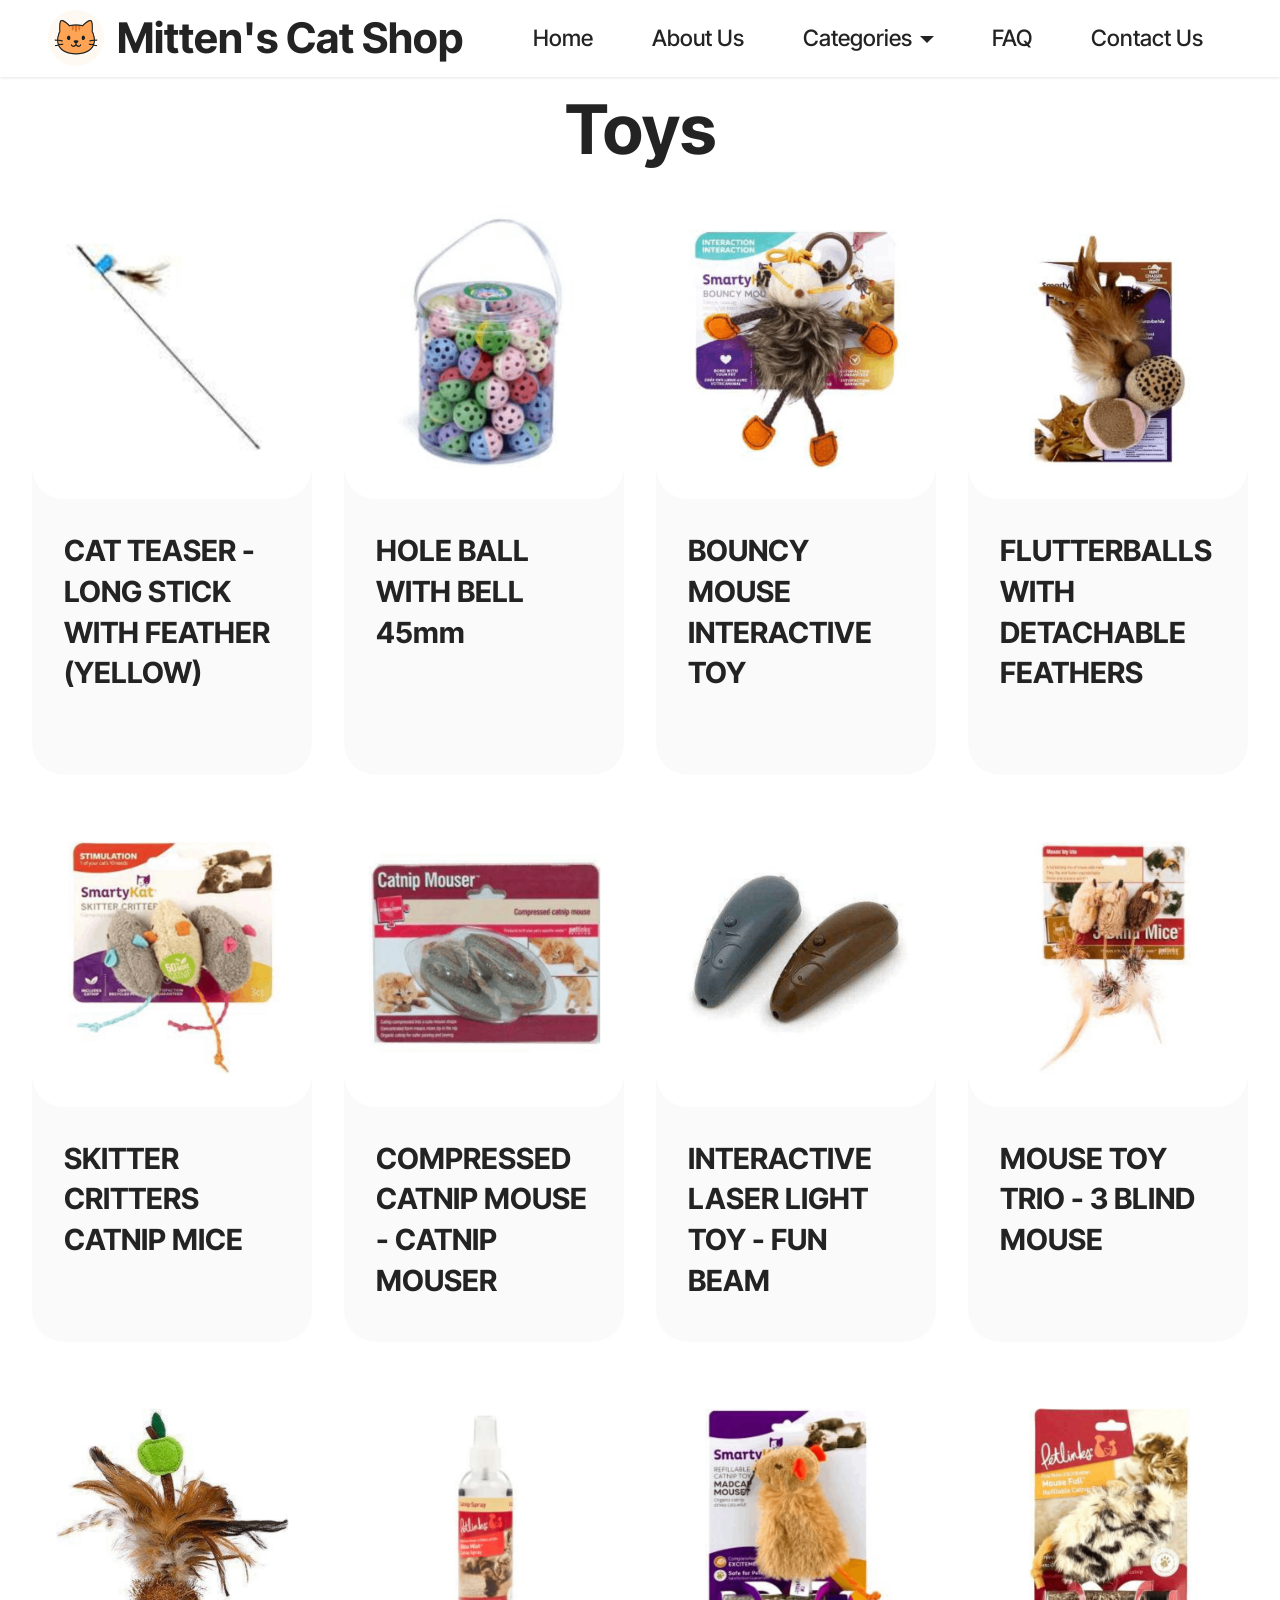
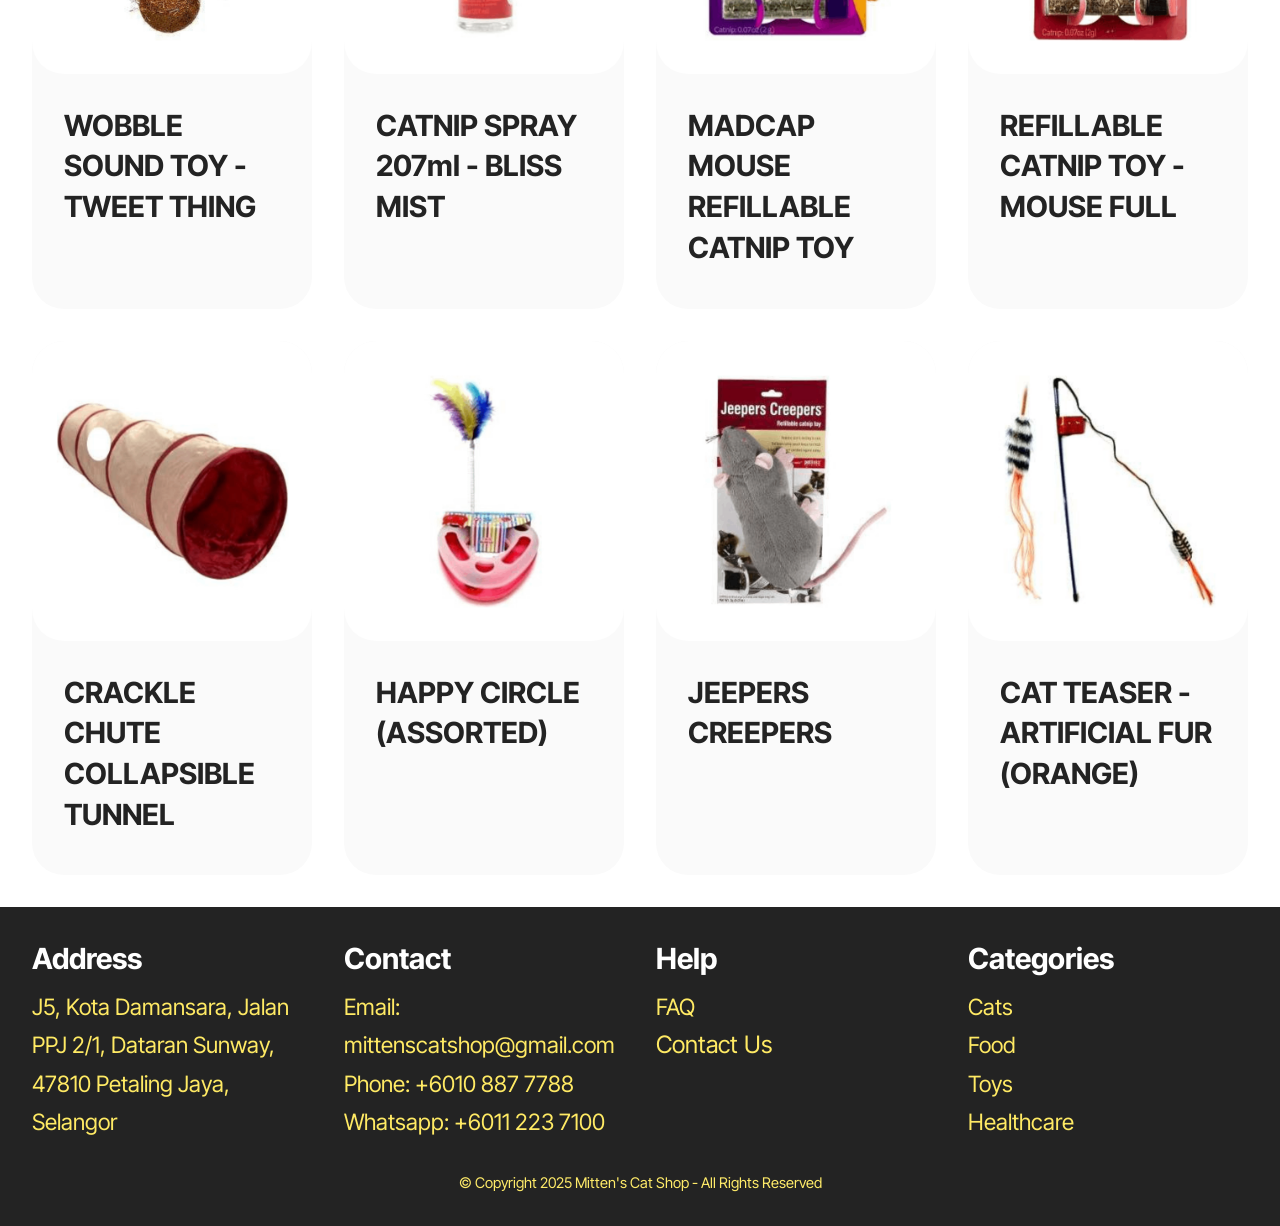
<file: page3.html>
<!DOCTYPE html>
<html  >
<head>
  <!-- Site made with Mobirise Website Builder v6.1.4, https://mobirise.com -->
  <meta charset="UTF-8">
  <meta http-equiv="X-UA-Compatible" content="IE=edge">
  <meta name="generator" content="Mobirise v6.1.4, mobirise.com">
  <meta name="viewport" content="width=device-width, initial-scale=1, minimum-scale=1">
  <link rel="shortcut icon" href="assets/images/chatgpt20image20oct2082020252001-45-3020pm-108x108.png" type="image/x-icon">
  <meta name="description" content="Mitten's Cat Shop Toys Categories">
  
  
  <title>Toys</title>
  <link rel="stylesheet" href="assets/bootstrap/css/bootstrap.min.css">
  <link rel="stylesheet" href="assets/dropdown/css/style.css">
  <link rel="stylesheet" href="assets/socicon/css/styles.css">
  <link rel="stylesheet" href="assets/theme/css/style.css">
  <link rel="preload" href="https://fonts.googleapis.com/css?family=Inter+Tight:100,200,300,400,500,600,700,800,900,100i,200i,300i,400i,500i,600i,700i,800i,900i&display=swap" as="style" onload="this.onload=null;this.rel='stylesheet'">
  <noscript><link rel="stylesheet" href="https://fonts.googleapis.com/css?family=Inter+Tight:100,200,300,400,500,600,700,800,900,100i,200i,300i,400i,500i,600i,700i,800i,900i&display=swap"></noscript>
  <link rel="preload" as="style" href="assets/mobirise/css/mbr-additional.css?v=AJJfBs"><link rel="stylesheet" href="assets/mobirise/css/mbr-additional.css?v=AJJfBs" type="text/css">

  
  
  
</head>
<body>
  
  <section data-bs-version="5.1" class="menu menu1 cid-uYV37UVd63" once="menu" id="menu1-w">
    

    <nav class="navbar navbar-dropdown navbar-fixed-top navbar-expand-lg">
        <div class="container-fluid">
            <div class="navbar-brand">
                <span class="navbar-logo">
                    <a href="index.html">
                        <img src="assets/images/chatgpt20image20oct2082020252001-45-3020pm-108x108.png" alt="Mobirise Website Builder" style="height: 3.5rem;">
                    </a>
                </span>
                <span class="navbar-caption-wrap"><a class="navbar-caption text-black text-primary display-2" href="index.html">Mitten's Cat Shop</a></span>
            </div>
            <button class="navbar-toggler" type="button" data-toggle="collapse" data-bs-toggle="collapse" data-target="#navbarSupportedContent" data-bs-target="#navbarSupportedContent" aria-controls="navbarNavAltMarkup" aria-expanded="false" aria-label="Toggle navigation">
                <div class="hamburger">
                    <span></span>
                    <span></span>
                    <span></span>
                    <span></span>
                </div>
            </button>
            <div class="collapse navbar-collapse" id="navbarSupportedContent">
                <ul class="navbar-nav nav-dropdown nav-right" data-app-modern-menu="true"><li class="nav-item"><a class="nav-link link text-black text-primary display-7" href="index.html">Home</a></li><li class="nav-item"><a class="nav-link link text-black text-primary display-7" href="page8.html">About Us</a></li><li class="nav-item dropdown"><a class="nav-link link dropdown-toggle text-black display-7" href="page4.html" data-toggle="dropdown-submenu" data-bs-toggle="dropdown" data-bs-auto-close="outside" aria-expanded="false">Categories</a><div class="dropdown-menu" aria-labelledby="dropdown-355"><a class="dropdown-item text-black text-primary display-7" href="page1.html">Cats</a><a class="dropdown-item text-black text-primary display-7" href="page2.html">Food<br></a><a class="text-black dropdown-item text-primary display-7" href="page3.html">Toys</a><a class="text-black show dropdown-item text-primary display-7" href="page4.html">Healthcare</a></div>
                    </li><li class="nav-item"><a class="nav-link link show text-black text-primary display-7" href="page5.html">FAQ</a></li><li class="nav-item"><a class="nav-link link show text-black text-primary display-7" href="page6.html">Contact Us</a></li></ul>
                
                
            </div>
        </div>
    </nav>
</section>

<section data-bs-version="5.1" class="features3 cid-uYV37VqAEy" id="features3-x">
    
    
    <div class="container-fluid">
        <div class="mbr-section-head">
            <h4 class="mbr-section-title mbr-fonts-style align-center mb-0 display-1"><strong>Toys</strong></h4>
            
        </div>
        <div class="row mt-4">
            <div class="item features-image col-12 col-md-6 col-lg-3">
                <div class="item-wrapper">
                    <div class="item-img">
                        <a href="https://www.petloverscentre.com.my/products/cat-teaser-long-stick-with-feather-yellow"><img src="assets/images/untitled20design208-680x680.png" alt="Mobirise Website Builder" data-slide-to="0" data-bs-slide-to="0"></a>
                    </div>
                    <div class="item-content">
                        <h5 class="item-title mbr-fonts-style display-5"><strong>CAT TEASER -LONG STICK WITH FEATHER (YELLOW)</strong></h5>
                        
                        
                    </div>
                    
                </div>
            </div>
            <div class="item features-image col-12 col-md-6 col-lg-3">
                <div class="item-wrapper">
                    <div class="item-img">
                        <a href="https://www.petloverscentre.com.my/products/hole-ball-with-bell-45mm"><img src="assets/images/untitled20design209-680x680.png" alt="Mobirise Website Builder" data-slide-to="1" data-bs-slide-to="1"></a>
                    </div>
                    <div class="item-content">
                        <h5 class="item-title mbr-fonts-style display-5"><strong>HOLE BALL WITH BELL 45mm</strong></h5>
                        
                        
                    </div>
                    
                </div>
            </div>
            <div class="item features-image col-12 col-md-6 col-lg-3">
                <div class="item-wrapper">
                    <div class="item-img">
                        <a href="https://www.petloverscentre.com.my/products/bouncy-mouse-interactive-toy"><img src="assets/images/untitled20design2010-680x680.png" alt="Mobirise Website Builder" data-slide-to="2" data-bs-slide-to="2"></a>
                    </div>
                    <div class="item-content">
                        <h5 class="item-title mbr-fonts-style display-5"><strong>BOUNCY MOUSE INTERACTIVE TOY</strong></h5>
                        
                        
                    </div>
                    
                </div>
            </div><div class="item features-image col-12 col-md-6 col-lg-3">
                <div class="item-wrapper">
                    <div class="item-img">
                        <a href="https://www.petloverscentre.com.my/products/flutterballs-with-detachable-feathers"><img src="assets/images/untitled20design2011-680x680.png" alt="Mobirise Website Builder" data-slide-to="3" data-bs-slide-to="3"></a>
                    </div>
                    <div class="item-content">
                        <h5 class="item-title mbr-fonts-style display-5"><strong>FLUTTERBALLS WITH DETACHABLE FEATHERS
</strong><div><strong><br></strong></div></h5>
                        
                        
                    </div>
                    
                </div>
            </div><div class="item features-image col-12 col-md-6 col-lg-3">
                <div class="item-wrapper">
                    <div class="item-img">
                        <a href="https://www.petloverscentre.com.my/products/skitter-critters-catnip-mice"><img src="assets/images/untitled20design2012-1080x1080.png" alt="Mobirise Website Builder" data-slide-to="4" data-bs-slide-to="4"></a>
                    </div>
                    <div class="item-content">
                        <h5 class="item-title mbr-fonts-style display-5"><div><strong>SKITTER CRITTERS CATNIP MICE</strong></div></h5>
                        
                        
                    </div>
                    
                </div>
            </div><div class="item features-image col-12 col-md-6 col-lg-3">
                <div class="item-wrapper">
                    <div class="item-img">
                        <a href="https://www.petloverscentre.com.my/products/compressed-catnip-mouse-catnip-mouser"><img src="assets/images/untitled20design2016-1080x1080.png" alt="Mobirise Website Builder" data-slide-to="5" data-bs-slide-to="5"></a>
                    </div>
                    <div class="item-content">
                        <h5 class="item-title mbr-fonts-style display-5"><div><strong>COMPRESSED CATNIP MOUSE - CATNIP MOUSER</strong></div></h5>
                        
                        
                    </div>
                    
                </div>
            </div><div class="item features-image col-12 col-md-6 col-lg-3">
                <div class="item-wrapper">
                    <div class="item-img">
                        <a href="https://www.petloverscentre.com.my/products/interactive-laser-light-toy-fun-beam"><img src="assets/images/untitled20design2017-1080x1080.png" alt="Mobirise Website Builder" data-slide-to="6" data-bs-slide-to="6"></a>
                    </div>
                    <div class="item-content">
                        <h5 class="item-title mbr-fonts-style display-5"><div><strong>INTERACTIVE LASER LIGHT TOY - FUN BEAM</strong></div></h5>
                        
                        
                    </div>
                    
                </div>
            </div><div class="item features-image col-12 col-md-6 col-lg-3">
                <div class="item-wrapper">
                    <div class="item-img">
                        <a href="https://www.petloverscentre.com.my/products/mouse-toy-trio-3-blind-mouse"><img src="assets/images/untitled20design2018-1080x1080.png" alt="Mobirise Website Builder" data-slide-to="7" data-bs-slide-to="7"></a>
                    </div>
                    <div class="item-content">
                        <h5 class="item-title mbr-fonts-style display-5"><div><strong>MOUSE TOY TRIO - 3 BLIND MOUSE</strong></div></h5>
                        
                        
                    </div>
                    
                </div>
            </div><div class="item features-image col-12 col-md-6 col-lg-3">
                <div class="item-wrapper">
                    <div class="item-img">
                        <a href="https://www.petloverscentre.com.my/products/wobble-sound-toy-tweet-thing"><img src="assets/images/untitled20design2020-680x680.png" alt="Mobirise Website Builder" data-slide-to="8" data-bs-slide-to="8"></a>
                    </div>
                    <div class="item-content">
                        <h5 class="item-title mbr-fonts-style display-5"><div><strong>WOBBLE SOUND TOY - TWEET THING</strong></div></h5>
                        
                        
                    </div>
                    
                </div>
            </div><div class="item features-image col-12 col-md-6 col-lg-3">
                <div class="item-wrapper">
                    <div class="item-img">
                        <a href="https://www.petloverscentre.com.my/products/catnip-spray-207ml-bliss-mist"><img src="assets/images/untitled20design2021-1080x1080.png" alt="Mobirise Website Builder" data-slide-to="9" data-bs-slide-to="9"></a>
                    </div>
                    <div class="item-content">
                        <h5 class="item-title mbr-fonts-style display-5"><div><strong>CATNIP SPRAY 207ml - BLISS MIST</strong></div></h5>
                        
                        
                    </div>
                    
                </div>
            </div><div class="item features-image col-12 col-md-6 col-lg-3">
                <div class="item-wrapper">
                    <div class="item-img">
                        <a href="https://www.petloverscentre.com.my/products/madcap-mouse-refillable-catnip-toy"><img src="assets/images/untitled20design2022-1080x1080.png" alt="Mobirise Website Builder" data-slide-to="10" data-bs-slide-to="10"></a>
                    </div>
                    <div class="item-content">
                        <h5 class="item-title mbr-fonts-style display-5"><div><strong>MADCAP MOUSE REFILLABLE CATNIP TOY</strong></div></h5>
                        
                        
                    </div>
                    
                </div>
            </div><div class="item features-image col-12 col-md-6 col-lg-3">
                <div class="item-wrapper">
                    <div class="item-img">
                        <a href="https://www.petloverscentre.com.my/products/refillable-catnip-toy-mouse-full"><img src="assets/images/untitled20design2023-1080x1080.png" alt="Mobirise Website Builder" data-slide-to="11" data-bs-slide-to="11"></a>
                    </div>
                    <div class="item-content">
                        <h5 class="item-title mbr-fonts-style display-5"><div><strong>REFILLABLE CATNIP TOY - MOUSE FULL</strong></div></h5>
                        
                        
                    </div>
                    
                </div>
            </div><div class="item features-image col-12 col-md-6 col-lg-3">
                <div class="item-wrapper">
                    <div class="item-img">
                        <a href="https://www.petloverscentre.com.my/products/crackle-chute-collapsible-tunnel"><img src="assets/images/untitled20design2024-1080x1080.png" alt="Mobirise Website Builder" data-slide-to="12" data-bs-slide-to="12"></a>
                    </div>
                    <div class="item-content">
                        <h5 class="item-title mbr-fonts-style display-5"><div><strong>CRACKLE CHUTE COLLAPSIBLE TUNNEL</strong></div></h5>
                        
                        
                    </div>
                    
                </div>
            </div><div class="item features-image col-12 col-md-6 col-lg-3">
                <div class="item-wrapper">
                    <div class="item-img">
                        <a href="https://www.petloverscentre.com.my/products/happy-circle-assorted"><img src="assets/images/untitled20design2025-1080x1080.png" alt="Mobirise Website Builder" data-slide-to="13" data-bs-slide-to="13"></a>
                    </div>
                    <div class="item-content">
                        <h5 class="item-title mbr-fonts-style display-5"><div><strong>HAPPY CIRCLE (ASSORTED)</strong></div></h5>
                        
                        
                    </div>
                    
                </div>
            </div><div class="item features-image col-12 col-md-6 col-lg-3">
                <div class="item-wrapper">
                    <div class="item-img">
                        <a href="https://www.petloverscentre.com.my/products/jeepers-creepers"><img src="assets/images/untitled20design2026-1080x1080.png" alt="Mobirise Website Builder" data-slide-to="14" data-bs-slide-to="14"></a>
                    </div>
                    <div class="item-content">
                        <h5 class="item-title mbr-fonts-style display-5"><div><strong>JEEPERS CREEPERS</strong></div></h5>
                        
                        
                    </div>
                    
                </div>
            </div><div class="item features-image col-12 col-md-6 col-lg-3">
                <div class="item-wrapper">
                    <div class="item-img">
                        <a href="https://www.petloverscentre.com.my/products/cat-teaser-artificial-fur-orange"><img src="assets/images/untitled20design2027-1080x1080.png" alt="Mobirise Website Builder" data-slide-to="15" data-bs-slide-to="15"></a>
                    </div>
                    <div class="item-content">
                        <h5 class="item-title mbr-fonts-style display-5"><div><strong>CAT TEASER - ARTIFICIAL FUR (ORANGE)</strong></div></h5>
                        
                        
                    </div>
                    
                </div>
            </div>
        </div>
    </div>
</section>

<section data-bs-version="5.1" class="footer2 cid-uYV37XkCtd" once="footers" id="footer2-12">

    

    
    
    <div class="container">
        <div class="row mbr-white">
            <div class="col-6 col-md-4 col-lg-3">
                <h5 class="mbr-section-subtitle mbr-fonts-style mb-2 display-5">
                    <strong>Address</strong></h5>
                <ul class="list mbr-fonts-style display-7">
                    <li class="mbr-text item-wrap"><a href="https://www.google.com/maps/search/J5,+Kota+Damansara,+Jalan+PPJ+2%2F1,+Dataran+Sunway,+47810+Petaling+Jaya,+Selangor/@3.1515984,101.5891318,17z/data=!3m1!4b1?entry=ttu&g_ep=EgoyMDI1MTAwNC4wIKXMDSoASAFQAw%3D%3D" class="text-danger">J5, Kota Damansara, Jalan PPJ 2/1, Dataran Sunway, 47810 Petaling Jaya, Selangor</a></li>
                </ul>
            </div>
            <div class="col-6 col-md-4 col-lg-3">
                <h5 class="mbr-section-subtitle mbr-fonts-style mb-2 display-5">
                    <strong>Contact</strong></h5>
                <ul class="list mbr-fonts-style display-7">
                    <li class="mbr-text item-wrap"><a href="mailto:mittenscatshop@gmail.com" class="text-danger">Email: mittenscatshop@gmail.com
</a></li><li class="mbr-text item-wrap"><a href="tel:+6010 887 7788" class="text-danger">Phone: +6010 887 7788
</a></li><li class="mbr-text item-wrap"><a href="https://wa.me/6011 223 7100" class="text-danger">Whatsapp: +6011 223 7100</a></li>
                </ul>
            </div>
            <div class="col-6 col-md-4 col-lg-3">
                <h5 class="mbr-section-subtitle mbr-fonts-style mb-2 display-5">
                    <strong>Help</strong></h5>
                <ul class="list mbr-fonts-style display-7">
                    <li class="mbr-text item-wrap"><a href="page5.html" class="text-danger">FAQ</a></li><li class="mbr-text item-wrap"><a href="page6.html" class="text-danger" style="font-size: 1.5rem;">Contact Us</a><br></li>
                </ul>
            </div>
            <div class="col-6 col-md-4 col-lg-3">
                <h5 class="mbr-section-subtitle mbr-fonts-style mb-2 display-5">
                    <strong>Categories</strong></h5>
                <ul class="list mbr-fonts-style display-7">
                    <li class="mbr-text item-wrap"><span style="font-size: 1.4rem;"><a href="page1.html" class="text-danger">Cats</a></span></li><li class="mbr-text item-wrap"><span style="font-size: 1.4rem;"><a href="page2.html" class="text-danger text-primary">Food</a></span></li><li class="mbr-text item-wrap"><span style="font-size: 1.4rem;"><a href="page3.html" class="text-danger">Toys</a></span></li><li class="mbr-text item-wrap"><a href="page4.html" class="text-danger">Healthcare</a></li>
                </ul>
            </div>
            <div class="col-12 mt-4">
                <p class="mbr-text mb-0 mbr-fonts-style copyright align-center display-4">
                    © Copyright 2025 Mitten's Cat Shop - All Rights Reserved
                </p>
            </div>
        </div>
    </div>
</section>
  
  
</body>
</html>
</file>
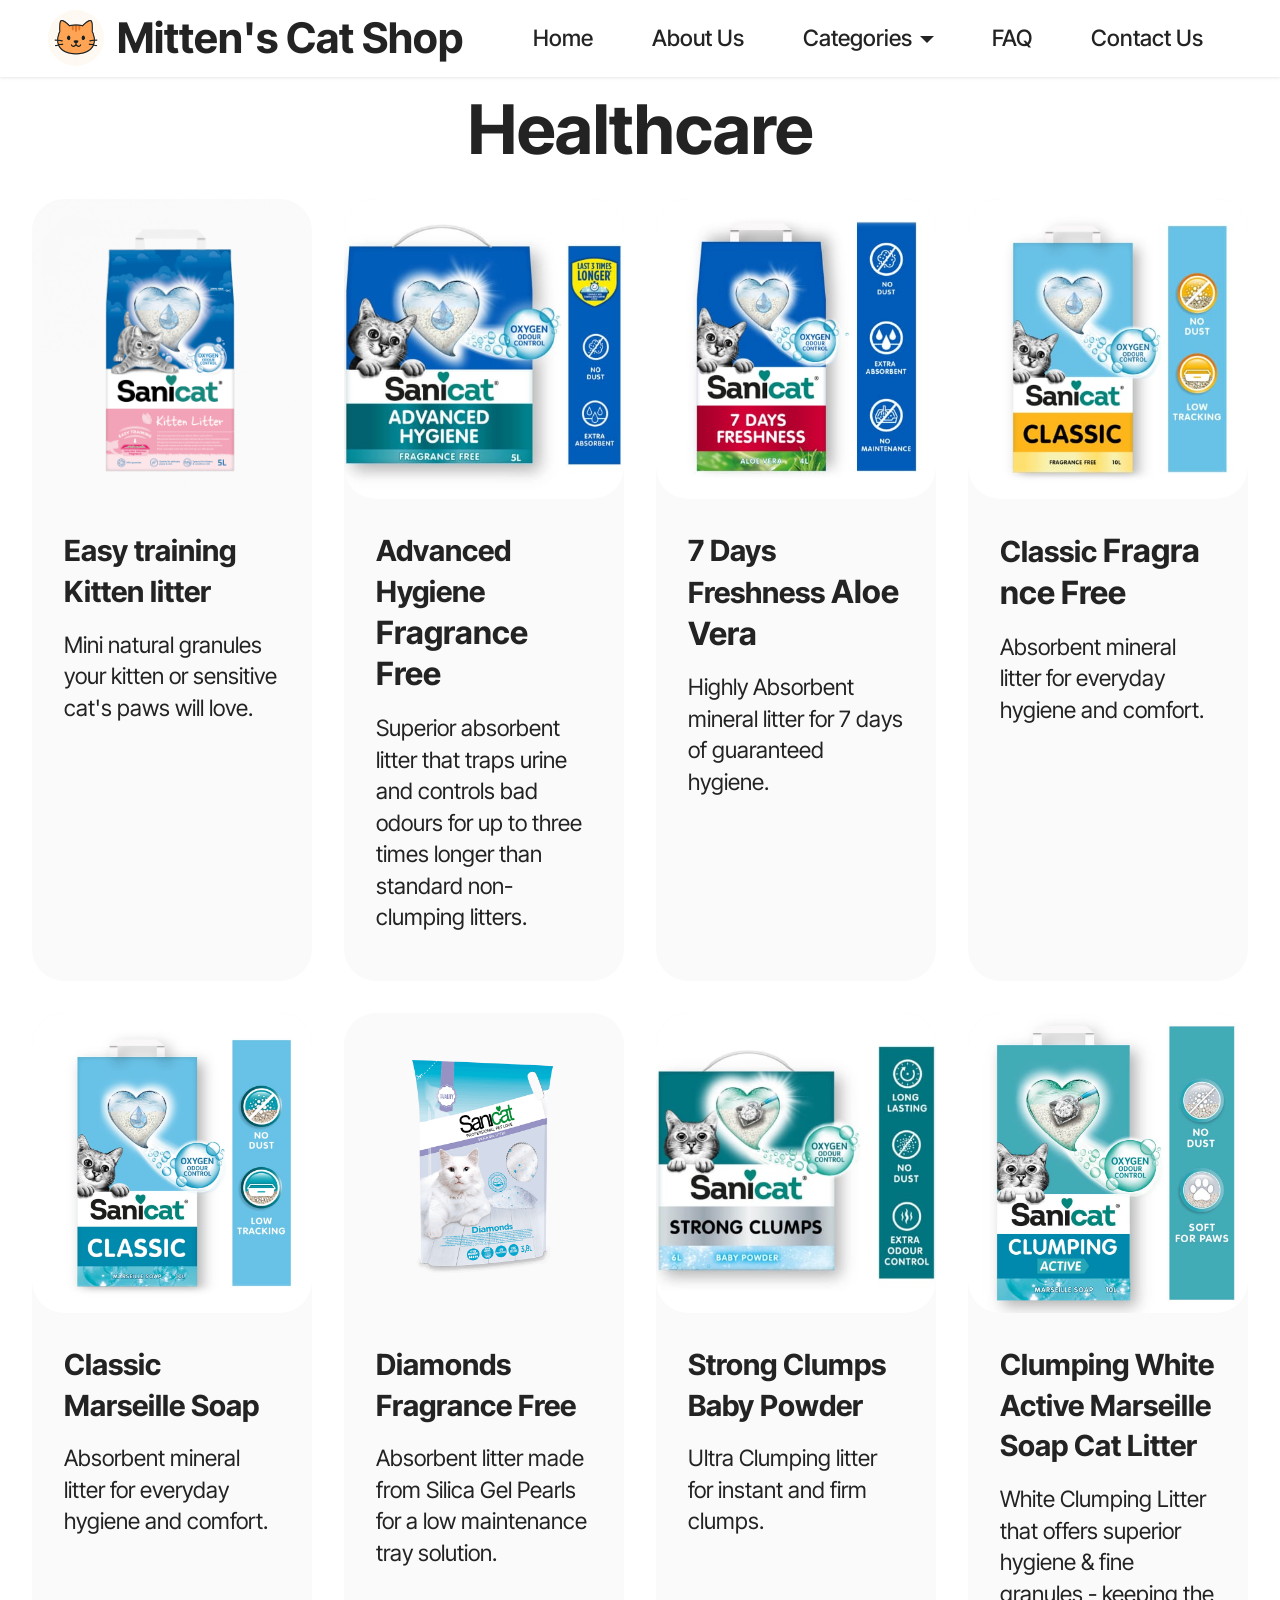
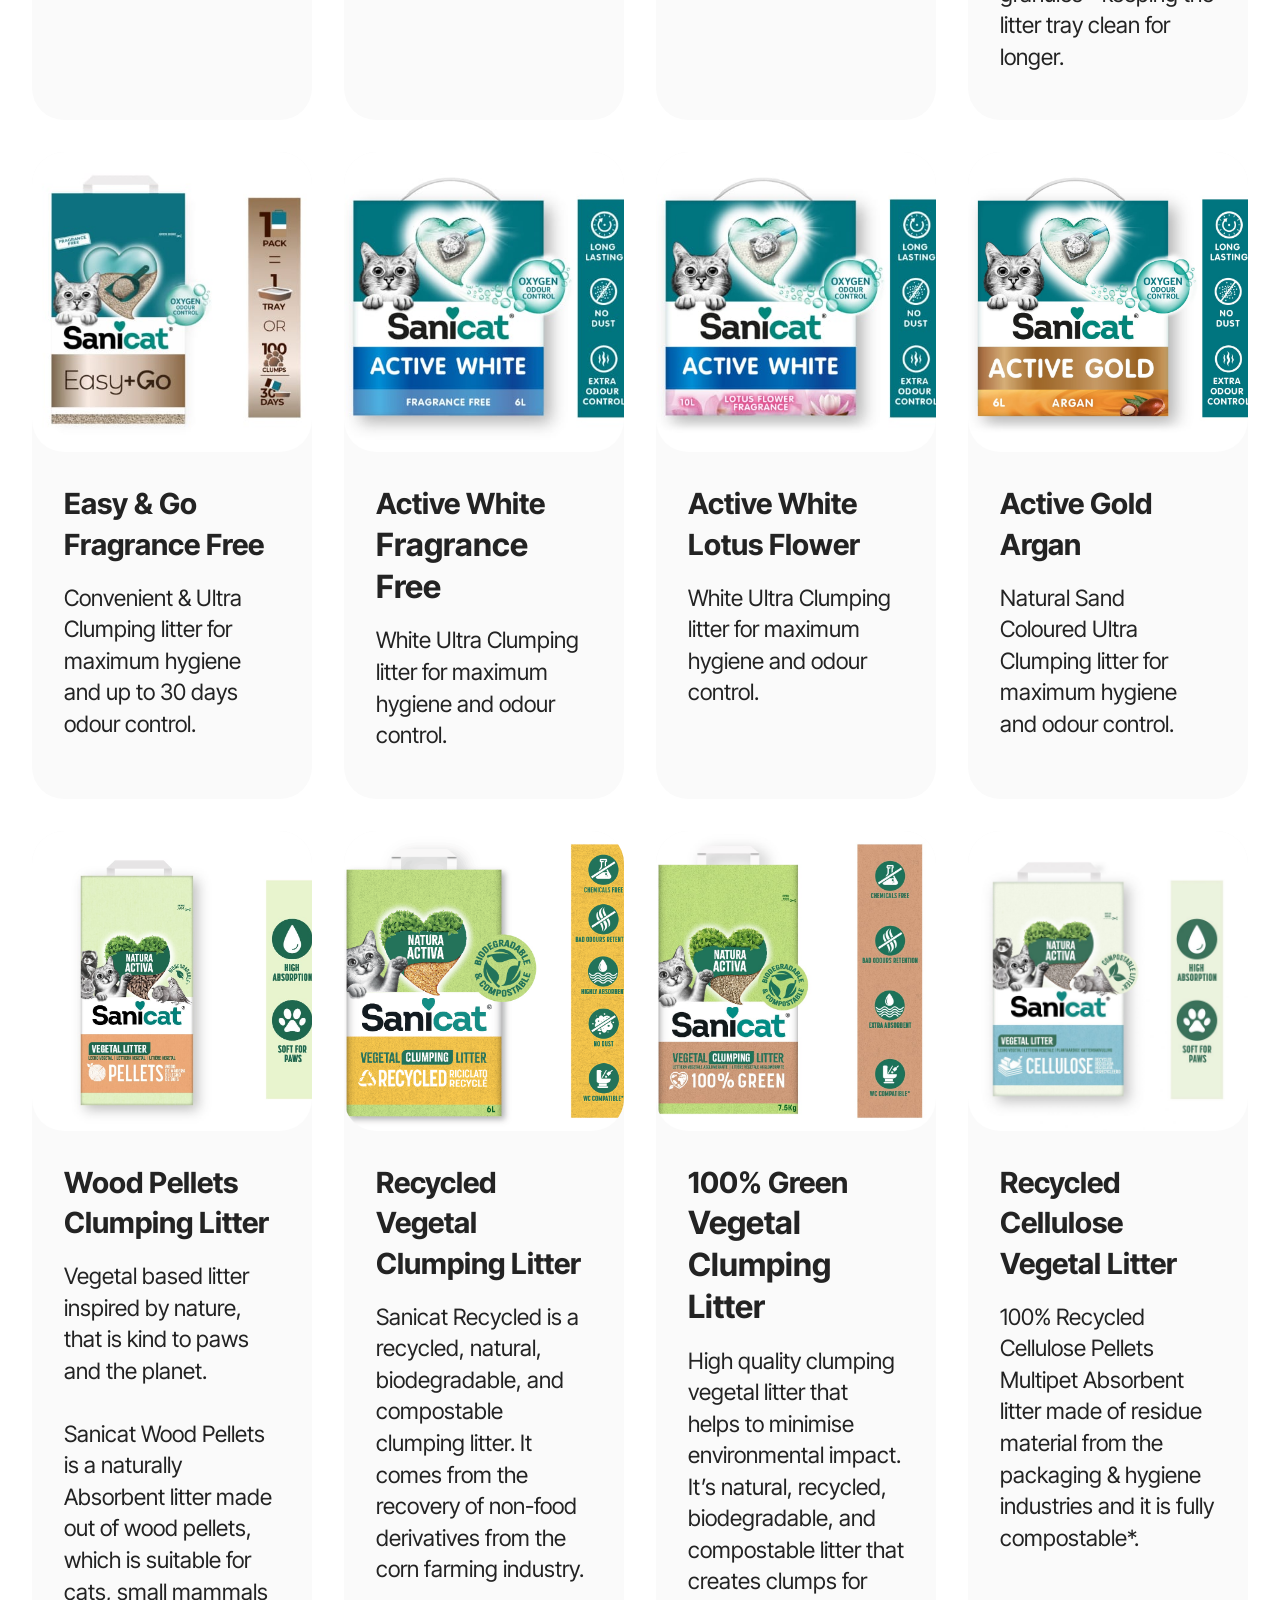
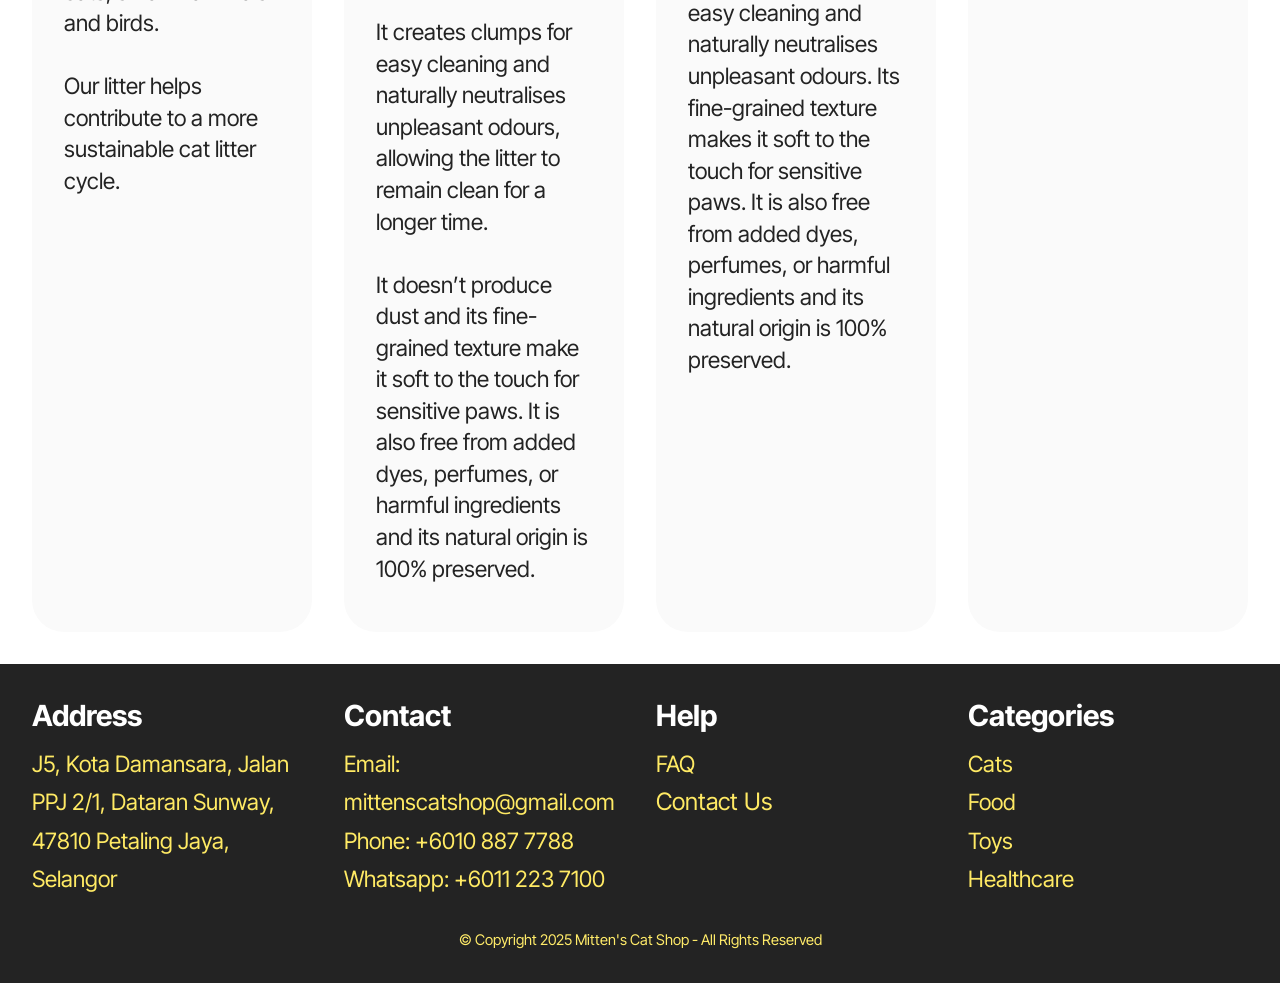
<file: page4.html>
<!DOCTYPE html>
<html  >
<head>
  <!-- Site made with Mobirise Website Builder v6.1.4, https://mobirise.com -->
  <meta charset="UTF-8">
  <meta http-equiv="X-UA-Compatible" content="IE=edge">
  <meta name="generator" content="Mobirise v6.1.4, mobirise.com">
  <meta name="viewport" content="width=device-width, initial-scale=1, minimum-scale=1">
  <link rel="shortcut icon" href="assets/images/chatgpt20image20oct2082020252001-45-3020pm-108x108.png" type="image/x-icon">
  <meta name="description" content="Mitten's Cat Shop Healthcare Categories">
  
  
  <title>Healthcare</title>
  <link rel="stylesheet" href="assets/bootstrap/css/bootstrap.min.css">
  <link rel="stylesheet" href="assets/dropdown/css/style.css">
  <link rel="stylesheet" href="assets/socicon/css/styles.css">
  <link rel="stylesheet" href="assets/theme/css/style.css">
  <link rel="preload" href="https://fonts.googleapis.com/css?family=Inter+Tight:100,200,300,400,500,600,700,800,900,100i,200i,300i,400i,500i,600i,700i,800i,900i&display=swap" as="style" onload="this.onload=null;this.rel='stylesheet'">
  <noscript><link rel="stylesheet" href="https://fonts.googleapis.com/css?family=Inter+Tight:100,200,300,400,500,600,700,800,900,100i,200i,300i,400i,500i,600i,700i,800i,900i&display=swap"></noscript>
  <link rel="preload" as="style" href="assets/mobirise/css/mbr-additional.css?v=rSgFDj"><link rel="stylesheet" href="assets/mobirise/css/mbr-additional.css?v=rSgFDj" type="text/css">

  
  
  
</head>
<body>
  
  <section data-bs-version="5.1" class="menu menu1 cid-uYV3gRKzZO" once="menu" id="menu1-13">
    

    <nav class="navbar navbar-dropdown navbar-fixed-top navbar-expand-lg">
        <div class="container-fluid">
            <div class="navbar-brand">
                <span class="navbar-logo">
                    <a href="index.html">
                        <img src="assets/images/chatgpt20image20oct2082020252001-45-3020pm-108x108.png" alt="Mobirise Website Builder" style="height: 3.5rem;">
                    </a>
                </span>
                <span class="navbar-caption-wrap"><a class="navbar-caption text-black text-primary display-2" href="index.html">Mitten's Cat Shop</a></span>
            </div>
            <button class="navbar-toggler" type="button" data-toggle="collapse" data-bs-toggle="collapse" data-target="#navbarSupportedContent" data-bs-target="#navbarSupportedContent" aria-controls="navbarNavAltMarkup" aria-expanded="false" aria-label="Toggle navigation">
                <div class="hamburger">
                    <span></span>
                    <span></span>
                    <span></span>
                    <span></span>
                </div>
            </button>
            <div class="collapse navbar-collapse" id="navbarSupportedContent">
                <ul class="navbar-nav nav-dropdown nav-right" data-app-modern-menu="true"><li class="nav-item"><a class="nav-link link text-black text-primary display-7" href="index.html">Home</a></li><li class="nav-item"><a class="nav-link link text-black text-primary display-7" href="page8.html">About Us</a></li><li class="nav-item dropdown"><a class="nav-link link dropdown-toggle text-black display-7" href="page4.html" data-toggle="dropdown-submenu" data-bs-toggle="dropdown" data-bs-auto-close="outside" aria-expanded="false">Categories</a><div class="dropdown-menu" aria-labelledby="dropdown-355"><a class="dropdown-item text-black text-primary display-7" href="page1.html">Cats</a><a class="dropdown-item text-black text-primary display-7" href="page2.html">Food<br></a><a class="text-black dropdown-item text-primary display-7" href="page3.html">Toys</a><a class="text-black show dropdown-item text-primary display-7" href="page4.html">Healthcare</a></div>
                    </li><li class="nav-item"><a class="nav-link link show text-black text-primary display-7" href="page5.html">FAQ</a></li><li class="nav-item"><a class="nav-link link show text-black text-primary display-7" href="page6.html">Contact Us</a></li></ul>
                
                
            </div>
        </div>
    </nav>
</section>

<section data-bs-version="5.1" class="features3 cid-uYV3gSihoA" id="features3-14">
    
    
    <div class="container-fluid">
        <div class="mbr-section-head">
            <h4 class="mbr-section-title mbr-fonts-style align-center mb-0 display-1"><strong>Healthcare</strong></h4>
            
        </div>
        <div class="row mt-4">
            <div class="item features-image col-12 col-md-6 col-lg-3">
                <div class="item-wrapper">
                    <div class="item-img">
                        <a href="https://www.sanicat.com/products/easy-training-kitten-litter/"><img src="assets/images/kitten-product-680x680.png" alt="Mobirise Website Builder" data-slide-to="0" data-bs-slide-to="0"></a>
                    </div>
                    <div class="item-content">
                        <h5 class="item-title mbr-fonts-style display-5"><strong>Easy training Kitten litter</strong></h5>
                        
                        <p class="mbr-text mbr-fonts-style mt-3 display-7">Mini natural granules your kitten or sensitive cat's paws will love.&nbsp;<br></p>
                    </div>
                    
                </div>
            </div>
            <div class="item features-image col-12 col-md-6 col-lg-3">
                <div class="item-wrapper">
                    <div class="item-img">
                        <a href="https://www.sanicat.com/products/advanced-hygiene-fragrance-free/"><img src="assets/images/230904-sanicat-hero-image-advanced-hygiene-5l-1500x1000-680x453.jpg" alt="Mobirise Website Builder" data-slide-to="1" data-bs-slide-to="1"></a>
                    </div>
                    <div class="item-content">
                        <h5 class="item-title mbr-fonts-style display-5"><strong>Advanced Hygiene</strong><strong><br></strong><strong style="font-size: 2rem;">Fragrance Free</strong></h5>
                        
                        <p class="mbr-text mbr-fonts-style mt-3 display-7">Superior absorbent litter that traps urine and controls bad odours for up to three times longer than standard non-clumping litters.</p>
                    </div>
                    
                </div>
            </div>
            <div class="item features-image col-12 col-md-6 col-lg-3">
                <div class="item-wrapper">
                    <div class="item-img">
                        <a href="https://www.sanicat.com/products/7-days-freshness-aloe-vera/"><img src="assets/images/sanicat-hero-image-7-days-aloe-vera-4l-1-680x453.jpg" alt="Mobirise Website Builder" data-slide-to="2" data-bs-slide-to="2"></a>
                    </div>
                    <div class="item-content">
                        <h5 class="item-title mbr-fonts-style display-5"><strong>7 Days Freshness&nbsp;</strong><strong style="font-size: 2rem;">Aloe Vera</strong></h5>
                        
                        <p class="mbr-text mbr-fonts-style mt-3 display-7">Highly Absorbent mineral litter for 7 days of guaranteed hygiene.<br></p>
                    </div>
                    
                </div>
            </div><div class="item features-image col-12 col-md-6 col-lg-3">
                <div class="item-wrapper">
                    <div class="item-img">
                        <a href="https://www.sanicat.com/products/classic-fragrance-free/"><img src="assets/images/sanicat-hero-image-classic-fragrance-free-10l-1-680x453.jpg" alt="Mobirise Website Builder" data-slide-to="3" data-bs-slide-to="3"></a>
                    </div>
                    <div class="item-content">
                        <h5 class="item-title mbr-fonts-style display-5"><strong>Classic&nbsp;</strong><strong style="font-size: 2rem;">Fragrance Free</strong></h5>
                        
                        <p class="mbr-text mbr-fonts-style mt-3 display-7">Absorbent mineral litter for everyday hygiene and comfort.<br></p>
                    </div>
                    
                </div>
            </div><div class="item features-image col-12 col-md-6 col-lg-3">
                <div class="item-wrapper">
                    <div class="item-img">
                        <a href="https://www.sanicat.com/products/classic-marseille-soap/"><img src="assets/images/sanicat-hero-image-classic-marseille-soap-10l201-1500x1000.jpg" alt="Mobirise Website Builder" data-slide-to="4" data-bs-slide-to="4"></a>
                    </div>
                    <div class="item-content">
                        <h5 class="item-title mbr-fonts-style display-5"><strong>Classic
</strong><div><strong>Marseille Soap</strong></div></h5>
                        
                        <p class="mbr-text mbr-fonts-style mt-3 display-7">Absorbent mineral litter for everyday hygiene and comfort.<br></p>
                    </div>
                    
                </div>
            </div><div class="item features-image col-12 col-md-6 col-lg-3">
                <div class="item-wrapper">
                    <div class="item-img">
                        <a href="https://www.sanicat.com/products/diamonds-fragrance-free/"><img src="assets/images/210127-3d-sanicat-silica-gel-fragrance-free-38l-1500x1000.png" alt="Mobirise Website Builder" data-slide-to="5" data-bs-slide-to="5"></a>
                    </div>
                    <div class="item-content">
                        <h5 class="item-title mbr-fonts-style display-5"><strong>Diamonds
</strong><div><strong>Fragrance Free</strong></div></h5>
                        
                        <p class="mbr-text mbr-fonts-style mt-3 display-7">Absorbent litter made from Silica Gel Pearls for a low maintenance tray solution.<br></p>
                    </div>
                    
                </div>
            </div><div class="item features-image col-12 col-md-6 col-lg-3">
                <div class="item-wrapper">
                    <div class="item-img">
                        <a href="https://www.sanicat.com/products/strongbaby/"><img src="assets/images/sanicat-hero-image-strong-clumps-azul-6lv2-680x453.jpg" alt="Mobirise Website Builder" data-slide-to="6" data-bs-slide-to="6"></a>
                    </div>
                    <div class="item-content">
                        <h5 class="item-title mbr-fonts-style display-5"><strong>Strong Clumps Baby Powder</strong></h5>
                        
                        <p class="mbr-text mbr-fonts-style mt-3 display-7">Ultra Clumping litter for instant and firm clumps. <br></p>
                    </div>
                    
                </div>
            </div><div class="item features-image col-12 col-md-6 col-lg-3">
                <div class="item-wrapper">
                    <div class="item-img">
                        <a href="https://www.sanicat.com/products/clumping-white-active-marseille-soap-cat-litter/"><img src="assets/images/sanicat-hero-image-clumping-active-marseille-soap-10l-tk-1500x1000.jpg" alt="Mobirise Website Builder" data-slide-to="7" data-bs-slide-to="7"></a>
                    </div>
                    <div class="item-content">
                        <h5 class="item-title mbr-fonts-style display-5"><strong>Clumping White Active Marseille Soap Cat Litter</strong></h5>
                        
                        <p class="mbr-text mbr-fonts-style mt-3 display-7">White Clumping Litter that offers superior hygiene &amp; fine granules - keeping the litter tray clean for longer. <br></p>
                    </div>
                    
                </div>
            </div><div class="item features-image col-12 col-md-6 col-lg-3">
                <div class="item-wrapper">
                    <div class="item-img">
                        <a href="https://www.sanicat.com/products/easy-go-fragrance-free-cat-litter/"><img src="assets/images/easy-go-hero-update-1-680x453.jpg" alt="Mobirise Website Builder" data-slide-to="8" data-bs-slide-to="8"></a>
                    </div>
                    <div class="item-content">
                        <h5 class="item-title mbr-fonts-style display-5"><strong>Easy &amp; Go
</strong><div><strong>Fragrance Free</strong></div></h5>
                        
                        <p class="mbr-text mbr-fonts-style mt-3 display-7">Convenient &amp; Ultra Clumping litter for maximum hygiene and up to 30 days odour control. <br></p>
                    </div>
                    
                </div>
            </div><div class="item features-image col-12 col-md-6 col-lg-3">
                <div class="item-wrapper">
                    <div class="item-img">
                        <a href="https://www.sanicat.com/products/activewhite-fragrancefree/"><img src="assets/images/sanicat-hero-image-active-white-fragrance-free-6l-2-1-680x453.jpg" alt="Mobirise Website Builder" data-slide-to="9" data-bs-slide-to="9"></a>
                    </div>
                    <div class="item-content">
                        <h5 class="item-title mbr-fonts-style display-5"><strong>Active White</strong><strong><br></strong><strong style="font-size: 2rem;">Fragrance Free</strong></h5>
                        
                        <p class="mbr-text mbr-fonts-style mt-3 display-7">White Ultra Clumping litter for maximum hygiene and odour control. <br></p>
                    </div>
                    
                </div>
            </div><div class="item features-image col-12 col-md-6 col-lg-3">
                <div class="item-wrapper">
                    <div class="item-img">
                        <a href="https://www.sanicat.com/products/active-white-lotus-flower/"><img src="assets/images/sanicat-hero-image-active-white-lotus-flower-10l-1-680x453.jpg" alt="Mobirise Website Builder" data-slide-to="10" data-bs-slide-to="10"></a>
                    </div>
                    <div class="item-content">
                        <h5 class="item-title mbr-fonts-style display-5"><strong>Active White
</strong><div><strong>Lotus Flower</strong></div></h5>
                        
                        <p class="mbr-text mbr-fonts-style mt-3 display-7">White Ultra Clumping litter for maximum hygiene and odour control. <br></p>
                    </div>
                    
                </div>
            </div><div class="item features-image col-12 col-md-6 col-lg-3">
                <div class="item-wrapper">
                    <div class="item-img">
                        <a href="https://www.sanicat.com/products/active-gold-argan/"><img src="assets/images/sanicat-hero-image-gold-6l-mesa-de-trabajo-1-copia-6-2-1500x1000.jpg" alt="Mobirise Website Builder" data-slide-to="11" data-bs-slide-to="11"></a>
                    </div>
                    <div class="item-content">
                        <h5 class="item-title mbr-fonts-style display-5"><strong>Active Gold
</strong><div><strong>Argan</strong></div></h5>
                        
                        <p class="mbr-text mbr-fonts-style mt-3 display-7">Natural Sand Coloured Ultra Clumping litter for maximum hygiene and odour control. <br></p>
                    </div>
                    
                </div>
            </div><div class="item features-image col-12 col-md-6 col-lg-3">
                <div class="item-wrapper">
                    <div class="item-img">
                        <a href="https://www.sanicat.com/products/wood-pellets-vegetal-litter/"><img src="assets/images/woodpellets-1501x1001.jpg" alt="Mobirise Website Builder" data-slide-to="12" data-bs-slide-to="12"></a>
                    </div>
                    <div class="item-content">
                        <h5 class="item-title mbr-fonts-style display-5"><strong>Wood Pellets
</strong><div><strong>Clumping Litter</strong></div></h5>
                        
                        <p class="mbr-text mbr-fonts-style mt-3 display-7">Vegetal based litter inspired by nature, that is kind to paws and the planet.
<br>
<br>Sanicat Wood Pellets is a naturally Absorbent litter made out of wood pellets, which is suitable for cats, small mammals and birds.
<br>
<br>Our litter helps contribute to a more sustainable cat litter cycle.<br></p>
                    </div>
                    
                </div>
            </div><div class="item features-image col-12 col-md-6 col-lg-3">
                <div class="item-wrapper">
                    <div class="item-img">
                        <a href="https://www.sanicat.com/products/biodegradable-cat-litter/"><img src="assets/images/recycled-hero-pack-1500x1000.png" alt="Mobirise Website Builder" data-slide-to="13" data-bs-slide-to="13"></a>
                    </div>
                    <div class="item-content">
                        <h5 class="item-title mbr-fonts-style display-5"><strong>Recycled Vegetal
</strong><div><strong>Clumping Litter</strong></div></h5>
                        
                        <p class="mbr-text mbr-fonts-style mt-3 display-7">Sanicat Recycled is a recycled, natural, biodegradable, and compostable clumping litter. It comes from the recovery of non-food derivatives from the corn farming industry.
<br>
<br>It creates clumps for easy cleaning and naturally neutralises unpleasant odours, allowing the litter to remain clean for a longer time.
<br>
<br>It doesn’t produce dust and its fine-grained texture make it soft to the touch for sensitive paws. It is also free from added dyes, perfumes, or harmful ingredients and its natural origin is 100% preserved.<br></p>
                    </div>
                    
                </div>
            </div><div class="item features-image col-12 col-md-6 col-lg-3">
                <div class="item-wrapper">
                    <div class="item-img">
                        <a href="https://www.sanicat.com/products/100-green-vegetal-clumping-litter/"><img src="assets/images/230117-sanicat-hero-image-100-green-75kg-1500x1000.jpg" alt="Mobirise Website Builder" data-slide-to="14" data-bs-slide-to="14"></a>
                    </div>
                    <div class="item-content">
                        <h5 class="item-title mbr-fonts-style display-5"><strong>100% Green</strong><strong><br></strong><strong style="font-size: 2rem;">Vegetal Clumping Litter</strong></h5>
                        
                        <p class="mbr-text mbr-fonts-style mt-3 display-7">High quality clumping vegetal litter that helps to minimise environmental impact. It’s natural, recycled, biodegradable, and compostable litter that creates clumps for easy cleaning and naturally neutralises unpleasant odours. Its fine-grained texture makes it soft to the touch for sensitive paws. It is also free from added dyes, perfumes, or harmful ingredients and its natural origin is 100% preserved.<br></p>
                    </div>
                    
                </div>
            </div><div class="item features-image col-12 col-md-6 col-lg-3">
                <div class="item-wrapper">
                    <div class="item-img">
                        <a href="https://www.sanicat.com/products/recycled_cellulose_multipet_litter/"><img src="assets/images/cellulosepack-hero-1920x1280.jpg" alt="Mobirise Website Builder" data-slide-to="15" data-bs-slide-to="15"></a>
                    </div>
                    <div class="item-content">
                        <h5 class="item-title mbr-fonts-style display-5"><strong>Recycled Cellulose
</strong><div><strong>Vegetal Litter</strong></div></h5>
                        
                        <p class="mbr-text mbr-fonts-style mt-3 display-7">100% Recycled Cellulose Pellets Multipet Absorbent litter made of residue material from the packaging &amp; hygiene industries and it is fully compostable*.<br></p>
                    </div>
                    
                </div>
            </div>
        </div>
    </div>
</section>

<section data-bs-version="5.1" class="footer2 cid-uYV3gV8ztc" once="footers" id="footer2-19">

    

    
    
    <div class="container">
        <div class="row mbr-white">
            <div class="col-6 col-md-4 col-lg-3">
                <h5 class="mbr-section-subtitle mbr-fonts-style mb-2 display-5">
                    <strong>Address</strong></h5>
                <ul class="list mbr-fonts-style display-7">
                    <li class="mbr-text item-wrap"><a href="https://www.google.com/maps/search/J5,+Kota+Damansara,+Jalan+PPJ+2%2F1,+Dataran+Sunway,+47810+Petaling+Jaya,+Selangor/@3.1515984,101.5891318,17z/data=!3m1!4b1?entry=ttu&g_ep=EgoyMDI1MTAwNC4wIKXMDSoASAFQAw%3D%3D" class="text-danger">J5, Kota Damansara, Jalan PPJ 2/1, Dataran Sunway, 47810 Petaling Jaya, Selangor</a></li>
                </ul>
            </div>
            <div class="col-6 col-md-4 col-lg-3">
                <h5 class="mbr-section-subtitle mbr-fonts-style mb-2 display-5">
                    <strong>Contact</strong></h5>
                <ul class="list mbr-fonts-style display-7">
                    <li class="mbr-text item-wrap"><a href="mailto:mittenscatshop@gmail.com" class="text-danger">Email: mittenscatshop@gmail.com
</a></li><li class="mbr-text item-wrap"><a href="tel:+6010 887 7788" class="text-danger">Phone: +6010 887 7788
</a></li><li class="mbr-text item-wrap"><a href="https://wa.me/6011 223 7100" class="text-danger">Whatsapp: +6011 223 7100</a></li>
                </ul>
            </div>
            <div class="col-6 col-md-4 col-lg-3">
                <h5 class="mbr-section-subtitle mbr-fonts-style mb-2 display-5">
                    <strong>Help</strong></h5>
                <ul class="list mbr-fonts-style display-7">
                    <li class="mbr-text item-wrap"><a href="page5.html" class="text-danger">FAQ</a></li><li class="mbr-text item-wrap"><a href="page6.html" class="text-danger" style="font-size: 1.5rem;">Contact Us</a><br></li>
                </ul>
            </div>
            <div class="col-6 col-md-4 col-lg-3">
                <h5 class="mbr-section-subtitle mbr-fonts-style mb-2 display-5">
                    <strong>Categories</strong></h5>
                <ul class="list mbr-fonts-style display-7">
                    <li class="mbr-text item-wrap"><span style="font-size: 1.4rem;"><a href="page1.html" class="text-danger">Cats</a></span></li><li class="mbr-text item-wrap"><span style="font-size: 1.4rem;"><a href="page2.html" class="text-danger text-primary">Food</a></span></li><li class="mbr-text item-wrap"><span style="font-size: 1.4rem;"><a href="page3.html" class="text-danger">Toys</a></span></li><li class="mbr-text item-wrap"><a href="page4.html" class="text-danger">Healthcare</a></li>
                </ul>
            </div>
            <div class="col-12 mt-4">
                <p class="mbr-text mb-0 mbr-fonts-style copyright align-center display-4">
                    © Copyright 2025 Mitten's Cat Shop - All Rights Reserved
                </p>
            </div>
        </div>
    </div>
</section>
  
  
</body>
</html>
</file>
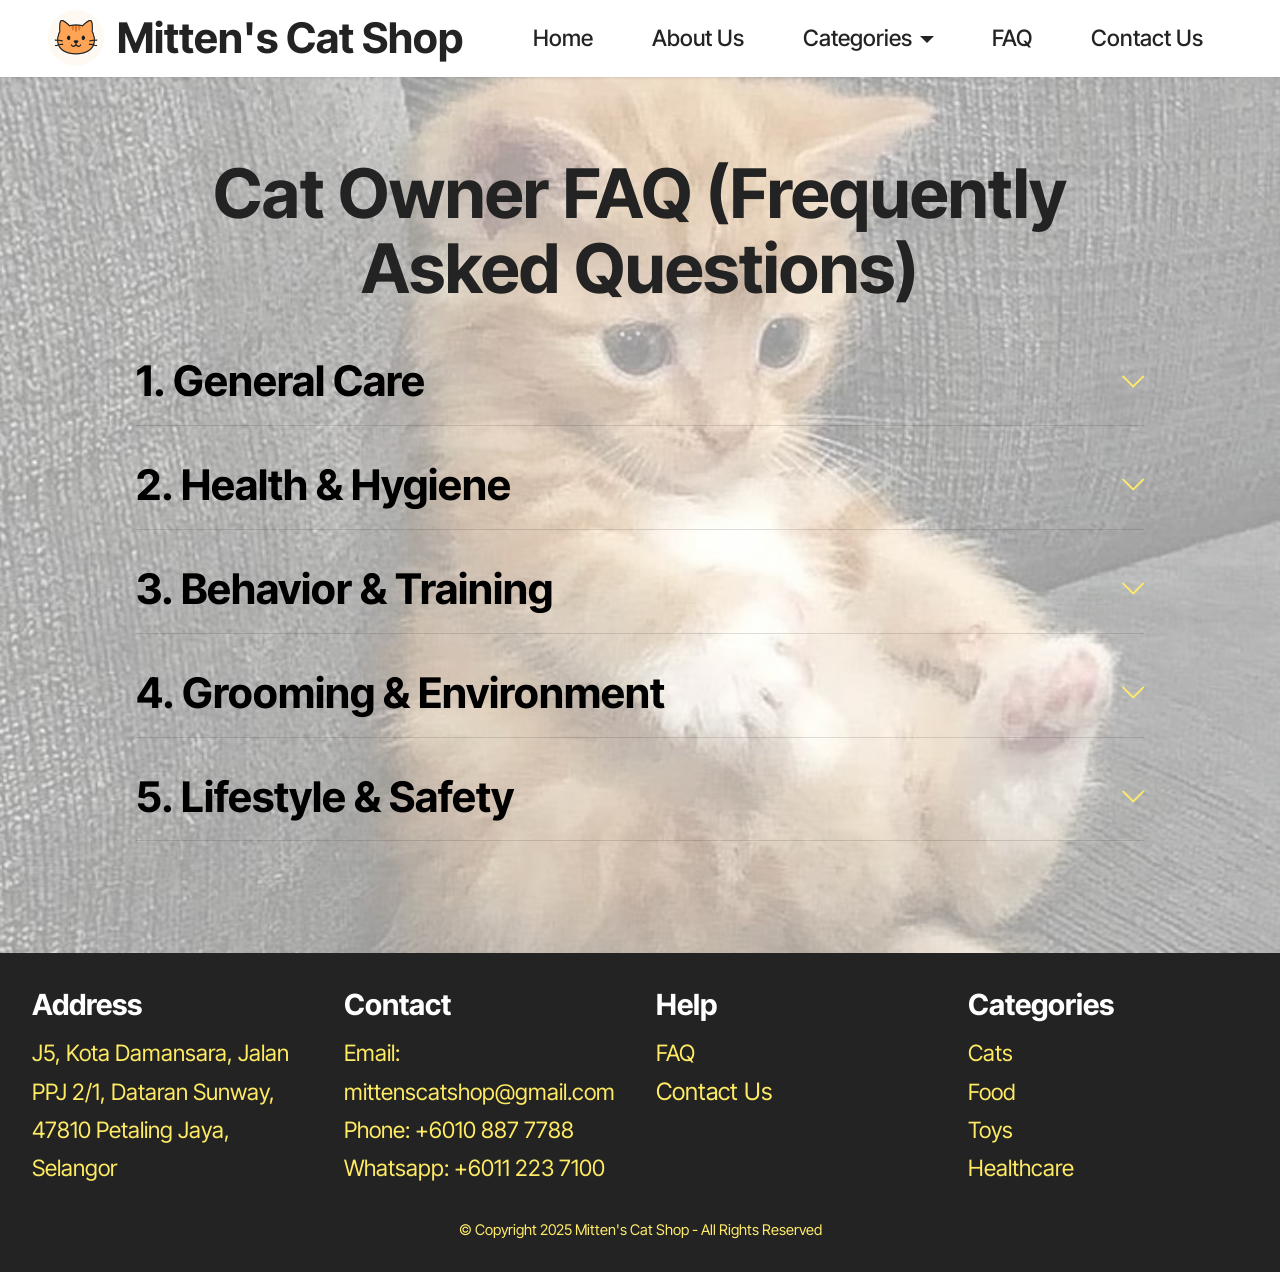
<file: page5.html>
<!DOCTYPE html>
<html  >
<head>
  <!-- Site made with Mobirise Website Builder v6.1.4, https://mobirise.com -->
  <meta charset="UTF-8">
  <meta http-equiv="X-UA-Compatible" content="IE=edge">
  <meta name="generator" content="Mobirise v6.1.4, mobirise.com">
  <meta name="viewport" content="width=device-width, initial-scale=1, minimum-scale=1">
  <link rel="shortcut icon" href="assets/images/chatgpt20image20oct2082020252001-45-3020pm-108x108.png" type="image/x-icon">
  <meta name="description" content="Mitten's Cat Shop FAQ">
  
  
  <title>FAQ</title>
  <link rel="stylesheet" href="assets/web/assets/mobirise-icons2/mobirise2.css">
  <link rel="stylesheet" href="assets/web/assets/mobirise-icons/mobirise-icons.css">
  <link rel="stylesheet" href="assets/bootstrap/css/bootstrap.min.css">
  <link rel="stylesheet" href="assets/dropdown/css/style.css">
  <link rel="stylesheet" href="assets/socicon/css/styles.css">
  <link rel="stylesheet" href="assets/theme/css/style.css">
  <link rel="preload" href="https://fonts.googleapis.com/css?family=Inter+Tight:100,200,300,400,500,600,700,800,900,100i,200i,300i,400i,500i,600i,700i,800i,900i&display=swap" as="style" onload="this.onload=null;this.rel='stylesheet'">
  <noscript><link rel="stylesheet" href="https://fonts.googleapis.com/css?family=Inter+Tight:100,200,300,400,500,600,700,800,900,100i,200i,300i,400i,500i,600i,700i,800i,900i&display=swap"></noscript>
  <link rel="preload" as="style" href="assets/mobirise/css/mbr-additional.css?v=KAEl5k"><link rel="stylesheet" href="assets/mobirise/css/mbr-additional.css?v=KAEl5k" type="text/css">

  
  
  
</head>
<body>
  
  <section data-bs-version="5.1" class="menu menu1 cid-uYV3gRKzZO" once="menu" id="menu1-1h">
    

    <nav class="navbar navbar-dropdown navbar-fixed-top navbar-expand-lg">
        <div class="container-fluid">
            <div class="navbar-brand">
                <span class="navbar-logo">
                    <a href="index.html">
                        <img src="assets/images/chatgpt20image20oct2082020252001-45-3020pm-108x108.png" alt="Mobirise Website Builder" style="height: 3.5rem;">
                    </a>
                </span>
                <span class="navbar-caption-wrap"><a class="navbar-caption text-black text-primary display-2" href="index.html">Mitten's Cat Shop</a></span>
            </div>
            <button class="navbar-toggler" type="button" data-toggle="collapse" data-bs-toggle="collapse" data-target="#navbarSupportedContent" data-bs-target="#navbarSupportedContent" aria-controls="navbarNavAltMarkup" aria-expanded="false" aria-label="Toggle navigation">
                <div class="hamburger">
                    <span></span>
                    <span></span>
                    <span></span>
                    <span></span>
                </div>
            </button>
            <div class="collapse navbar-collapse" id="navbarSupportedContent">
                <ul class="navbar-nav nav-dropdown nav-right" data-app-modern-menu="true"><li class="nav-item"><a class="nav-link link text-black text-primary display-7" href="index.html">Home</a></li><li class="nav-item"><a class="nav-link link text-black text-primary display-7" href="page8.html">About Us</a></li><li class="nav-item dropdown"><a class="nav-link link dropdown-toggle text-black display-7" href="page4.html" data-toggle="dropdown-submenu" data-bs-toggle="dropdown" data-bs-auto-close="outside" aria-expanded="false">Categories</a><div class="dropdown-menu" aria-labelledby="dropdown-355"><a class="dropdown-item text-black text-primary display-7" href="page1.html">Cats</a><a class="dropdown-item text-black text-primary display-7" href="page2.html">Food<br></a><a class="text-black dropdown-item text-primary display-7" href="page3.html">Toys</a><a class="text-black show dropdown-item text-primary display-7" href="page4.html">Healthcare</a></div>
                    </li><li class="nav-item"><a class="nav-link link show text-black text-primary display-7" href="page5.html">FAQ</a></li><li class="nav-item"><a class="nav-link link show text-black text-primary display-7" href="page6.html">Contact Us</a></li></ul>
                
                
            </div>
        </div>
    </nav>
</section>

<section data-bs-version="5.1" class="content17 cid-uZ0TeauWIE" id="content17-26">

    

    
    <div class="mbr-overlay" style="opacity: 0.6; background-color: rgb(255, 255, 255);">
    </div>
    
    <div class="container-fluid">
        
            <div class="row justify-content-center">
                <div class="col-12 col-md-10">
                    <div class="section-head align-center mb-4">
                        <h3 class="mbr-section-title mb-0 mbr-fonts-style display-1"><strong>Cat Owner FAQ (Frequently Asked Questions)</strong></h3>
                        
                    </div>
                    
                    <div id="bootstrap-toggle" class="toggle-panel accordionStyles tab-content">
                        <div class="card mb-3">
                            <div class="card-header" role="tab" id="headingOne">
                                <a role="button" class="collapsed panel-title text-black" data-toggle="collapse" data-bs-toggle="collapse" data-core="" href="#collapse1_32" aria-expanded="false" aria-controls="collapse1">
                                    <h6 class="panel-title-edit mbr-fonts-style mb-0 display-2"><strong>1. General Care</strong></h6>
                                    <span class="sign mbr-iconfont mbri-arrow-down"></span>
                                </a>
                            </div>
                            <div id="collapse1_32" class="panel-collapse noScroll collapse" role="tabpanel" aria-labelledby="headingOne">
                                <div class="panel-body">
                                    <p class="mbr-fonts-style panel-text display-5"><strong>Q1: How often should I feed my cat?
</strong><br>Adult cats typically eat 2 small meals a day (morning and evening). Kittens need 3–4 smaller meals daily. Always provide fresh water.
<br>
<br><strong>Q2: Should I keep my cat indoors or let it go outside?
</strong><br>Indoor cats are generally safer and live longer, as they avoid traffic, predators, and disease. If you allow outdoor access, consider supervised walks or a cat enclosure.
<br>
<br><strong>Q3: How often should I clean the litter box?
</strong><br>Scoop daily and change the litter once or twice a week. Wash the box with mild soap and water to keep it odor-free.
<br>
<br><strong>Q4: How can I keep my cat entertained indoors?
</strong><br>Provide scratching posts, climbing trees, puzzle toys, and daily playtime to prevent boredom and destructive behavior.</p>
                                </div>
                            </div>
                        </div>
                        <div class="card mb-3">
                            <div class="card-header" role="tab" id="headingTwo">
                                <a role="button" class="collapsed panel-title text-black" data-toggle="collapse" data-bs-toggle="collapse" data-core="" href="#collapse2_32" aria-expanded="false" aria-controls="collapse2">
                                    <h6 class="panel-title-edit mbr-fonts-style mb-0 display-2"><strong>2. Health &amp; Hygiene</strong></h6>
                                    <span class="sign mbr-iconfont mbri-arrow-down"></span>
                                </a>

                            </div>
                            <div id="collapse2_32" class="panel-collapse noScroll collapse" role="tabpanel" aria-labelledby="headingTwo">
                                <div class="panel-body">
                                    <p class="mbr-fonts-style panel-text display-5"><strong>Q5: When should I take my cat to the vet?
</strong><br>At least once a year for a check-up and vaccinations. Senior cats (7+ years) should see the vet every 6 months.
<br>
<br><strong>Q6: What vaccinations do cats need?
</strong><br>Core vaccines include:
<br>•FVRCP (Feline Viral Rhinotracheitis, Calicivirus, Panleukopenia).
<br>•Rabies.
<br>Your vet may recommend others based on your cat’s lifestyle.
<br>
<br><strong>Q7: When should I spay or neuter my cat?
</strong><br>Usually between 4–6 months old. It prevents unwanted litters and reduces territorial and aggressive behavior.
<br>
<br><strong>Q8: How do I know if my cat is sick?
</strong><br>Watch for:
<br>•Sudden changes in appetite, energy, or litter habits.
<br>•Vomiting, diarrhea, sneezing, or coughing.
<br>•Weight loss or bad breath.
<br>If symptoms last more than 24 hours, contact a vet.</p>
                                </div>
                            </div>
                        </div>
                        <div class="card mb-3">
                            <div class="card-header" role="tab" id="headingThree">
                                <a role="button" class="collapsed panel-title text-black" data-toggle="collapse" data-bs-toggle="collapse" data-core="" href="#collapse3_32" aria-expanded="false" aria-controls="collapse3">
                                    <h6 class="panel-title-edit mbr-fonts-style mb-0 display-2"><strong>3. Behavior &amp; Training</strong></h6>
                                    <span class="sign mbr-iconfont mbri-arrow-down"></span>
                                </a>
                            </div>
                            <div id="collapse3_32" class="panel-collapse noScroll collapse" role="tabpanel" aria-labelledby="headingThree">
                                <div class="panel-body">
                                    <p class="mbr-fonts-style panel-text display-5"><strong>Q9: Why does my cat scratch furniture?
</strong><br>Scratching is natural! It helps sharpen claws and mark territory. Provide scratching posts and reward your cat for using them.
<br>
<br><strong>Q10: Why does my cat meow so much?
</strong><br>Excessive meowing can mean hunger, stress, boredom, or attention-seeking. Make sure all needs are met and see a vet if the behavior is new.
<br>
<br><strong>Q11: How do I stop my cat from biting or attacking?
</strong><br>Avoid rough play with hands. Use toys for play, and stop the game when your cat gets aggressive. Reward calm behavior.
<br>
<br><strong>Q12: Can cats be trained to use a toilet or walk on a leash?
</strong><br>Yes! With patience and positive reinforcement, many cats can learn to use a toilet or walk on a harness safely.&nbsp;<br></p>
                                </div>
                            </div>
                        </div>
                        <div class="card mb-3">
                            <div class="card-header" role="tab" id="headingThree">
                                <a role="button" class="collapsed panel-title text-black" data-toggle="collapse" data-bs-toggle="collapse" data-core="" href="#collapse4_32" aria-expanded="false" aria-controls="collapse4">
                                    <h6 class="panel-title-edit mbr-fonts-style mb-0 display-2"><strong>4. Grooming &amp; Environment</strong></h6>
                                    <span class="sign mbr-iconfont mbri-arrow-down"></span>
                                </a>
                            </div>
                            <div id="collapse4_32" class="panel-collapse noScroll collapse" role="tabpanel" aria-labelledby="headingThree">
                                <div class="panel-body">
                                    <p class="mbr-fonts-style panel-text display-5"><strong>Q13: How often should I brush my cat?
</strong><br>•Short-haired cats: once a week.
<br>•Long-haired cats: several times a week.
<br>•Brushing helps reduce shedding and hairballs.
<br>
<br><strong>Q14: Do cats need baths?
</strong><br>Usually not! Cats groom themselves. Bathe only if your cat is dirty, sticky, or has a skin condition, using cat-safe shampoo.
<br>
<br><strong>Q15: What temperature is comfortable for cats?
</strong><br>Cats prefer 20–26°C (68–78°F). Keep their space warm and draft-free, especially for kittens or elderly cats.&nbsp;<br></p>
                                </div>
                            </div>
                        </div>
                        <div class="card mb-3">
                            <div class="card-header" role="tab" id="headingThree">
                                <a role="button" class="collapsed panel-title text-black" data-toggle="collapse" data-bs-toggle="collapse" data-core="" href="#collapse5_32" aria-expanded="false" aria-controls="collapse5">
                                   <h6 class="panel-title-edit mbr-fonts-style mb-0 display-2"><strong>5. Lifestyle &amp; Safety</strong></h6>
                                        <span class="mbr-iconfont mobi-mbri-arrow-down mobi-mbri"></span>
                                </a>
                            </div>
                            <div id="collapse5_32" class="panel-collapse noScroll collapse" role="tabpanel" aria-labelledby="headingThree">
                                <div class="panel-body">
                                    <p class="mbr-fonts-style panel-text display-5"><strong>Q16: Can I leave my cat alone for a few days?
</strong><br>Not recommended for more than 24 hours without supervision. Arrange for a pet sitter or friend to check in daily for food, water, and companionship.
<br>
<br><strong>Q17: How can I travel with my cat safely?
</strong><br>Use a sturdy carrier, keep the car well-ventilated, and avoid feeding 2–3 hours before travel. Bring a litter tray and water for longer trips.
<br>
<br><strong>Q18: What should I do if my cat goes missing?
</strong><br>•Search your home and nearby area.
<br>•Post on local pet groups or vet clinics.
<br>•Consider microchipping to improve recovery chances.</p>
                                </div>
                            </div>
                        </div>
                        
                    </div>
                </div>
            </div>
        </div>
</section>

<section data-bs-version="5.1" class="footer2 cid-uYV3gV8ztc" once="footers" id="footer2-1i">

    

    
    
    <div class="container">
        <div class="row mbr-white">
            <div class="col-6 col-md-4 col-lg-3">
                <h5 class="mbr-section-subtitle mbr-fonts-style mb-2 display-5">
                    <strong>Address</strong></h5>
                <ul class="list mbr-fonts-style display-7">
                    <li class="mbr-text item-wrap"><a href="https://www.google.com/maps/search/J5,+Kota+Damansara,+Jalan+PPJ+2%2F1,+Dataran+Sunway,+47810+Petaling+Jaya,+Selangor/@3.1515984,101.5891318,17z/data=!3m1!4b1?entry=ttu&g_ep=EgoyMDI1MTAwNC4wIKXMDSoASAFQAw%3D%3D" class="text-danger">J5, Kota Damansara, Jalan PPJ 2/1, Dataran Sunway, 47810 Petaling Jaya, Selangor</a></li>
                </ul>
            </div>
            <div class="col-6 col-md-4 col-lg-3">
                <h5 class="mbr-section-subtitle mbr-fonts-style mb-2 display-5">
                    <strong>Contact</strong></h5>
                <ul class="list mbr-fonts-style display-7">
                    <li class="mbr-text item-wrap"><a href="mailto:mittenscatshop@gmail.com" class="text-danger">Email: mittenscatshop@gmail.com
</a></li><li class="mbr-text item-wrap"><a href="tel:+6010 887 7788" class="text-danger">Phone: +6010 887 7788
</a></li><li class="mbr-text item-wrap"><a href="https://wa.me/6011 223 7100" class="text-danger">Whatsapp: +6011 223 7100</a></li>
                </ul>
            </div>
            <div class="col-6 col-md-4 col-lg-3">
                <h5 class="mbr-section-subtitle mbr-fonts-style mb-2 display-5">
                    <strong>Help</strong></h5>
                <ul class="list mbr-fonts-style display-7">
                    <li class="mbr-text item-wrap"><a href="page5.html" class="text-danger">FAQ</a></li><li class="mbr-text item-wrap"><a href="page6.html" class="text-danger" style="font-size: 1.5rem;">Contact Us</a><br></li>
                </ul>
            </div>
            <div class="col-6 col-md-4 col-lg-3">
                <h5 class="mbr-section-subtitle mbr-fonts-style mb-2 display-5">
                    <strong>Categories</strong></h5>
                <ul class="list mbr-fonts-style display-7">
                    <li class="mbr-text item-wrap"><span style="font-size: 1.4rem;"><a href="page1.html" class="text-danger">Cats</a></span></li><li class="mbr-text item-wrap"><span style="font-size: 1.4rem;"><a href="page2.html" class="text-danger text-primary">Food</a></span></li><li class="mbr-text item-wrap"><span style="font-size: 1.4rem;"><a href="page3.html" class="text-danger">Toys</a></span></li><li class="mbr-text item-wrap"><a href="page4.html" class="text-danger">Healthcare</a></li>
                </ul>
            </div>
            <div class="col-12 mt-4">
                <p class="mbr-text mb-0 mbr-fonts-style copyright align-center display-4">
                    © Copyright 2025 Mitten's Cat Shop - All Rights Reserved
                </p>
            </div>
        </div>
    </div>
</section>
  
  
</body>
</html>
</file>
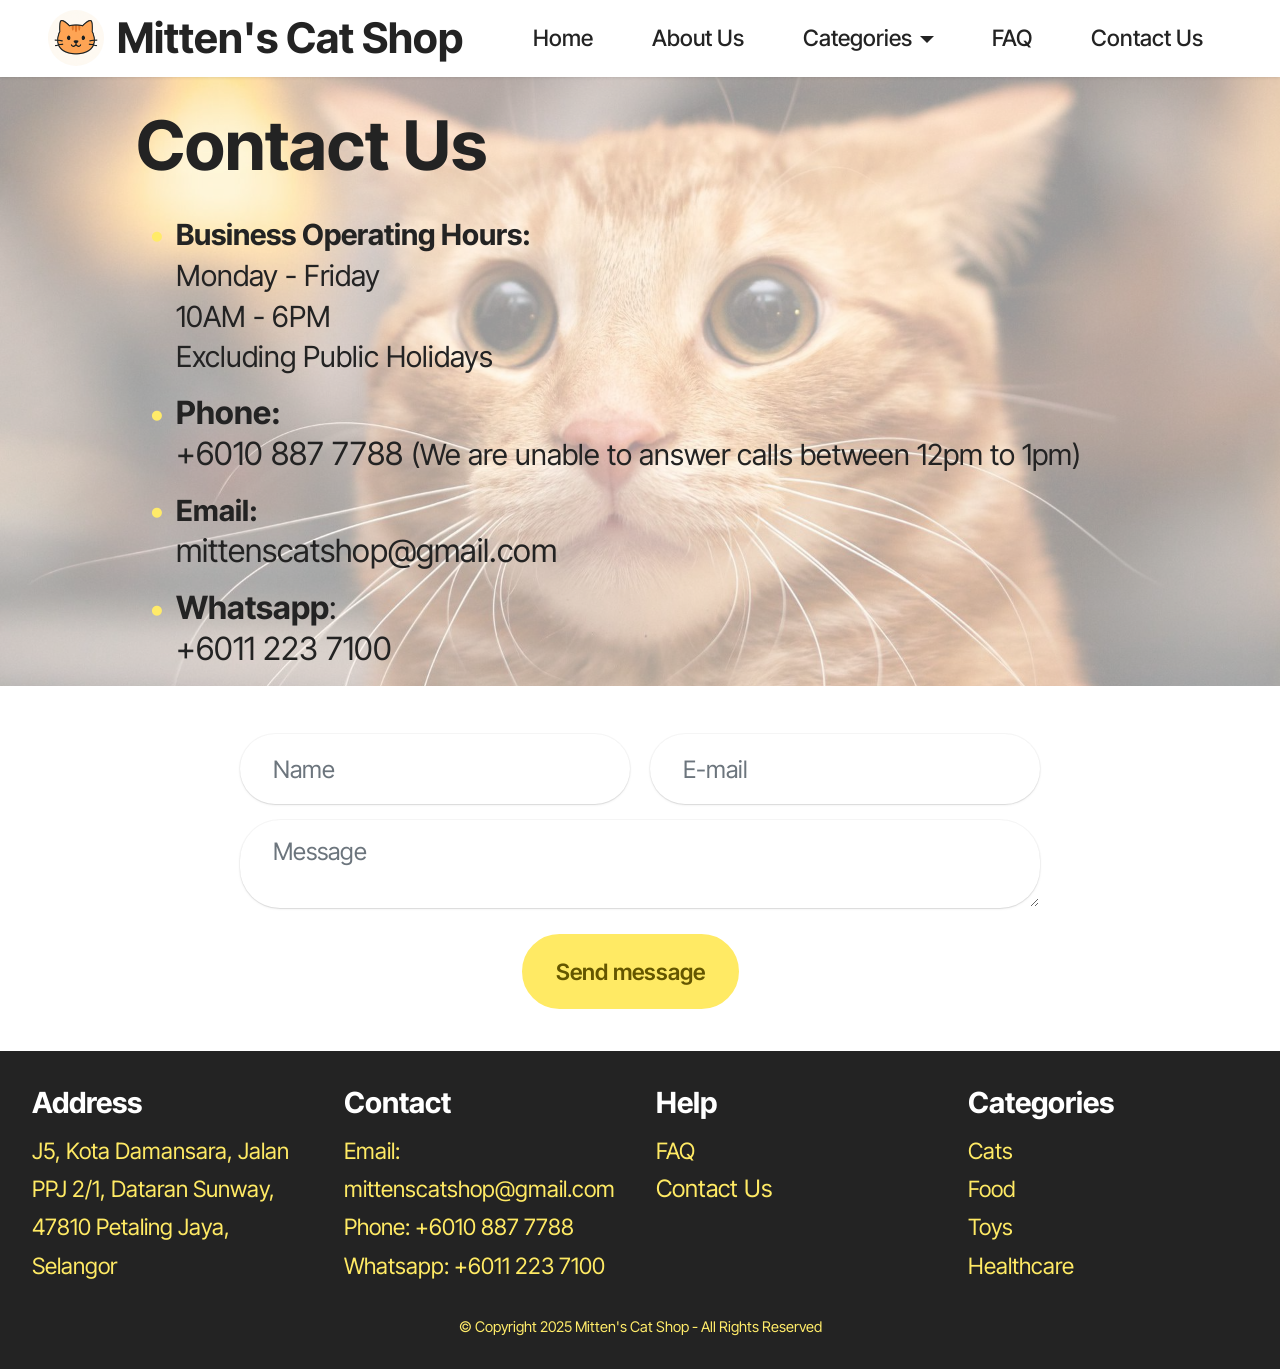
<file: page6.html>
<!DOCTYPE html>
<html  >
<head>
  <!-- Site made with Mobirise Website Builder v6.1.4, https://mobirise.com -->
  <meta charset="UTF-8">
  <meta http-equiv="X-UA-Compatible" content="IE=edge">
  <meta name="generator" content="Mobirise v6.1.4, mobirise.com">
  <meta name="viewport" content="width=device-width, initial-scale=1, minimum-scale=1">
  <link rel="shortcut icon" href="assets/images/chatgpt20image20oct2082020252001-45-3020pm-108x108.png" type="image/x-icon">
  <meta name="description" content="Mitten's Cat Shop Contact Us">
  
  
  <title>Contact Us</title>
  <link rel="stylesheet" href="assets/bootstrap/css/bootstrap.min.css">
  <link rel="stylesheet" href="assets/dropdown/css/style.css">
  <link rel="stylesheet" href="assets/socicon/css/styles.css">
  <link rel="stylesheet" href="assets/theme/css/style.css">
  <link rel="preload" href="https://fonts.googleapis.com/css?family=Inter+Tight:100,200,300,400,500,600,700,800,900,100i,200i,300i,400i,500i,600i,700i,800i,900i&display=swap" as="style" onload="this.onload=null;this.rel='stylesheet'">
  <noscript><link rel="stylesheet" href="https://fonts.googleapis.com/css?family=Inter+Tight:100,200,300,400,500,600,700,800,900,100i,200i,300i,400i,500i,600i,700i,800i,900i&display=swap"></noscript>
  <link rel="preload" as="style" href="assets/mobirise/css/mbr-additional.css?v=IseKlu"><link rel="stylesheet" href="assets/mobirise/css/mbr-additional.css?v=IseKlu" type="text/css">

  
  
  
</head>
<body>
  
  <section data-bs-version="5.1" class="menu menu1 cid-uYV3gRKzZO" once="menu" id="menu1-1q">
    

    <nav class="navbar navbar-dropdown navbar-fixed-top navbar-expand-lg">
        <div class="container-fluid">
            <div class="navbar-brand">
                <span class="navbar-logo">
                    <a href="index.html">
                        <img src="assets/images/chatgpt20image20oct2082020252001-45-3020pm-108x108.png" alt="Mobirise Website Builder" style="height: 3.5rem;">
                    </a>
                </span>
                <span class="navbar-caption-wrap"><a class="navbar-caption text-black text-primary display-2" href="index.html">Mitten's Cat Shop</a></span>
            </div>
            <button class="navbar-toggler" type="button" data-toggle="collapse" data-bs-toggle="collapse" data-target="#navbarSupportedContent" data-bs-target="#navbarSupportedContent" aria-controls="navbarNavAltMarkup" aria-expanded="false" aria-label="Toggle navigation">
                <div class="hamburger">
                    <span></span>
                    <span></span>
                    <span></span>
                    <span></span>
                </div>
            </button>
            <div class="collapse navbar-collapse" id="navbarSupportedContent">
                <ul class="navbar-nav nav-dropdown nav-right" data-app-modern-menu="true"><li class="nav-item"><a class="nav-link link text-black text-primary display-7" href="index.html">Home</a></li><li class="nav-item"><a class="nav-link link text-black text-primary display-7" href="page8.html">About Us</a></li><li class="nav-item dropdown"><a class="nav-link link dropdown-toggle text-black display-7" href="page4.html" data-toggle="dropdown-submenu" data-bs-toggle="dropdown" data-bs-auto-close="outside" aria-expanded="false">Categories</a><div class="dropdown-menu" aria-labelledby="dropdown-355"><a class="dropdown-item text-black text-primary display-7" href="page1.html">Cats</a><a class="dropdown-item text-black text-primary display-7" href="page2.html">Food<br></a><a class="text-black dropdown-item text-primary display-7" href="page3.html">Toys</a><a class="text-black show dropdown-item text-primary display-7" href="page4.html">Healthcare</a></div>
                    </li><li class="nav-item"><a class="nav-link link show text-black text-primary display-7" href="page5.html">FAQ</a></li><li class="nav-item"><a class="nav-link link show text-black text-primary display-7" href="page6.html">Contact Us</a></li></ul>
                
                
            </div>
        </div>
    </nav>
</section>

<section data-bs-version="5.1" class="content14 cid-uZ5ZZj5hda" id="content14-2f">
    

    
    <div class="mbr-overlay" style="opacity: 0.6; background-color: rgb(255, 255, 255);"></div>
    
    <div class="container">
        <div class="row justify-content-center">
            <div class="col-md-12 col-lg-10">
                    <h3 class="mbr-section-title mbr-fonts-style mb-4 display-1"><strong>Contact Us</strong></h3>
                <ul class="list mbr-fonts-style display-5">
                    <li><strong>Business Operating Hours:<br></strong>Monday - Friday<br>10AM - 6PM<br>Excluding Public Holidays</li><li><span style="font-size: 2rem;"><strong>Phone: </strong><br>+6010 887 7788&nbsp;</span>(We are unable to answer calls between 12pm to 1pm)</li>
                    <li><strong>Email:<br></strong><span style="font-size: 2rem;">mittenscatshop@gmail.com</span></li><li><span style="font-size: 2rem;"><strong>Whatsapp</strong>:<br>+6011 223 7100</span></li>
                </ul>
            </div>
        </div>
    </div>
</section>

<section data-bs-version="5.1" class="form5 cid-uZ0rtSjab1" id="form5-1t">
    
    
    <div class="container">
        
        <div class="row justify-content-center mt-4">
            <div class="col-lg-8 mx-auto mbr-form" data-form-type="formoid">
                <form action="https://mobirise.eu/" method="POST" class="mbr-form form-with-styler" data-form-title="Form Name"><input type="hidden" name="email" data-form-email="true" value="hHQ66K9QvA9bJdePlEVNa9Jh/ly0w8WSa6N8xDFCDbN0EWZZ13qVI6bYuW6jvy6c7MJgsivRW03o1tB21PDNdhyLOayAHnkq9SMwxGbZ/NP9uhkTy7hipred3ZiF4Jgv">
                    <div class="row">
                        <div hidden="hidden" data-form-alert="" class="alert alert-success col-12">Thanks for filling out the form!</div>
                        <div hidden="hidden" data-form-alert-danger="" class="alert alert-danger col-12">
                            Oops...! some problem!
                        </div>
                    </div>
                    <div class="dragArea row">
                        <div class="col-md col-sm-12 form-group mb-3" data-for="name">
                            <input type="text" name="name" placeholder="Name" data-form-field="name" class="form-control" value="" id="name-form5-1t">
                        </div>
                        <div class="col-md col-sm-12 form-group mb-3" data-for="email">
                            <input type="email" name="email" placeholder="E-mail" data-form-field="email" class="form-control" value="" id="email-form5-1t">
                        </div>
                        
                        <div class="col-12 form-group mb-3" data-for="textarea">
                            <textarea name="textarea" placeholder="Message" data-form-field="textarea" class="form-control" id="textarea-form5-1t"></textarea>
                        </div>
                        <div class="col-lg-12 col-md-12 col-sm-12 align-center mbr-section-btn"><button type="submit" class="btn btn-danger display-7">Send message</button></div>
                    </div>
                </form>
            </div>
        </div>
    </div>
</section>

<section data-bs-version="5.1" class="footer2 cid-uYV3gV8ztc" once="footers" id="footer2-1r">

    

    
    
    <div class="container">
        <div class="row mbr-white">
            <div class="col-6 col-md-4 col-lg-3">
                <h5 class="mbr-section-subtitle mbr-fonts-style mb-2 display-5">
                    <strong>Address</strong></h5>
                <ul class="list mbr-fonts-style display-7">
                    <li class="mbr-text item-wrap"><a href="https://www.google.com/maps/search/J5,+Kota+Damansara,+Jalan+PPJ+2%2F1,+Dataran+Sunway,+47810+Petaling+Jaya,+Selangor/@3.1515984,101.5891318,17z/data=!3m1!4b1?entry=ttu&g_ep=EgoyMDI1MTAwNC4wIKXMDSoASAFQAw%3D%3D" class="text-danger">J5, Kota Damansara, Jalan PPJ 2/1, Dataran Sunway, 47810 Petaling Jaya, Selangor</a></li>
                </ul>
            </div>
            <div class="col-6 col-md-4 col-lg-3">
                <h5 class="mbr-section-subtitle mbr-fonts-style mb-2 display-5">
                    <strong>Contact</strong></h5>
                <ul class="list mbr-fonts-style display-7">
                    <li class="mbr-text item-wrap"><a href="mailto:mittenscatshop@gmail.com" class="text-danger">Email: mittenscatshop@gmail.com
</a></li><li class="mbr-text item-wrap"><a href="tel:+6010 887 7788" class="text-danger">Phone: +6010 887 7788
</a></li><li class="mbr-text item-wrap"><a href="https://wa.me/6011 223 7100" class="text-danger">Whatsapp: +6011 223 7100</a></li>
                </ul>
            </div>
            <div class="col-6 col-md-4 col-lg-3">
                <h5 class="mbr-section-subtitle mbr-fonts-style mb-2 display-5">
                    <strong>Help</strong></h5>
                <ul class="list mbr-fonts-style display-7">
                    <li class="mbr-text item-wrap"><a href="page5.html" class="text-danger">FAQ</a></li><li class="mbr-text item-wrap"><a href="page6.html" class="text-danger" style="font-size: 1.5rem;">Contact Us</a><br></li>
                </ul>
            </div>
            <div class="col-6 col-md-4 col-lg-3">
                <h5 class="mbr-section-subtitle mbr-fonts-style mb-2 display-5">
                    <strong>Categories</strong></h5>
                <ul class="list mbr-fonts-style display-7">
                    <li class="mbr-text item-wrap"><span style="font-size: 1.4rem;"><a href="page1.html" class="text-danger">Cats</a></span></li><li class="mbr-text item-wrap"><span style="font-size: 1.4rem;"><a href="page2.html" class="text-danger text-primary">Food</a></span></li><li class="mbr-text item-wrap"><span style="font-size: 1.4rem;"><a href="page3.html" class="text-danger">Toys</a></span></li><li class="mbr-text item-wrap"><a href="page4.html" class="text-danger">Healthcare</a></li>
                </ul>
            </div>
            <div class="col-12 mt-4">
                <p class="mbr-text mb-0 mbr-fonts-style copyright align-center display-4">
                    © Copyright 2025 Mitten's Cat Shop - All Rights Reserved
                </p>
            </div>
        </div>
    </div>
</section>
  
  
</body>
</html>
</file>
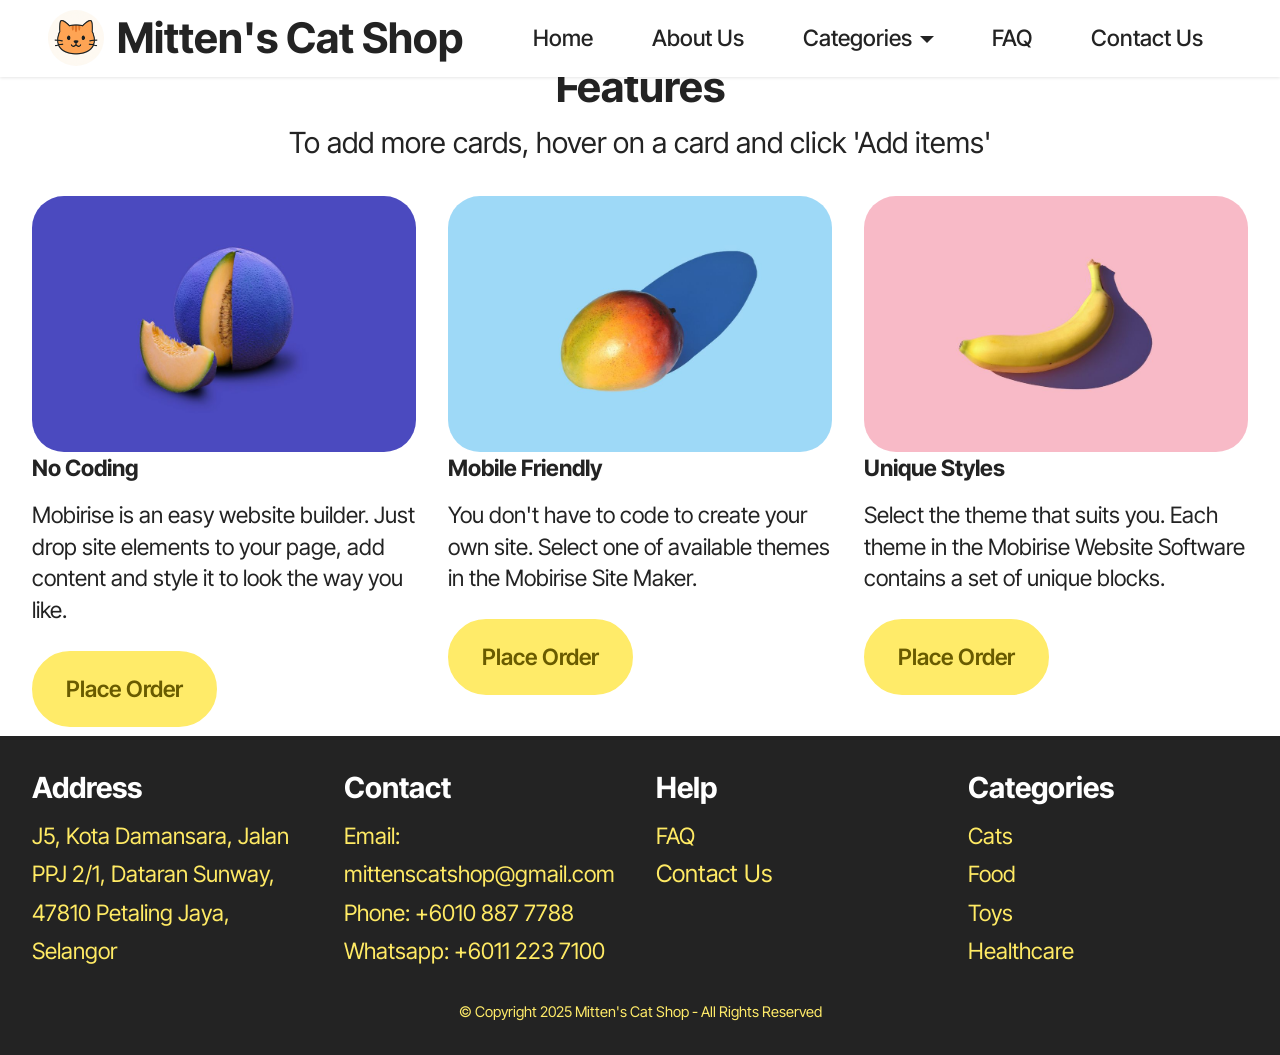
<file: page7.html>
<!DOCTYPE html>
<html  >
<head>
  <!-- Site made with Mobirise Website Builder v6.1.4, https://mobirise.com -->
  <meta charset="UTF-8">
  <meta http-equiv="X-UA-Compatible" content="IE=edge">
  <meta name="generator" content="Mobirise v6.1.4, mobirise.com">
  <meta name="viewport" content="width=device-width, initial-scale=1, minimum-scale=1">
  <link rel="shortcut icon" href="assets/images/chatgpt20image20oct2082020252001-45-3020pm-108x108.png" type="image/x-icon">
  <meta name="description" content="">
  
  
  <title>cattac</title>
  <link rel="stylesheet" href="assets/bootstrap/css/bootstrap.min.css">
  <link rel="stylesheet" href="assets/dropdown/css/style.css">
  <link rel="stylesheet" href="assets/socicon/css/styles.css">
  <link rel="stylesheet" href="assets/theme/css/style.css">
  <link rel="preload" href="https://fonts.googleapis.com/css?family=Inter+Tight:100,200,300,400,500,600,700,800,900,100i,200i,300i,400i,500i,600i,700i,800i,900i&display=swap" as="style" onload="this.onload=null;this.rel='stylesheet'">
  <noscript><link rel="stylesheet" href="https://fonts.googleapis.com/css?family=Inter+Tight:100,200,300,400,500,600,700,800,900,100i,200i,300i,400i,500i,600i,700i,800i,900i&display=swap"></noscript>
  <link rel="preload" as="style" href="assets/mobirise/css/mbr-additional.css?v=s7hpaf"><link rel="stylesheet" href="assets/mobirise/css/mbr-additional.css?v=s7hpaf" type="text/css">

  
  
  
</head>
<body>
  
  <section data-bs-version="5.1" class="menu menu1 cid-uYOlSD3HQs" once="menu" id="menu1-1y">
    

    <nav class="navbar navbar-dropdown navbar-fixed-top navbar-expand-lg">
        <div class="container-fluid">
            <div class="navbar-brand">
                <span class="navbar-logo">
                    <a href="index.html">
                        <img src="assets/images/chatgpt20image20oct2082020252001-45-3020pm-108x108.png" alt="Mobirise Website Builder" style="height: 3.5rem;">
                    </a>
                </span>
                <span class="navbar-caption-wrap"><a class="navbar-caption text-black text-primary display-2" href="index.html">Mitten's Cat Shop</a></span>
            </div>
            <button class="navbar-toggler" type="button" data-toggle="collapse" data-bs-toggle="collapse" data-target="#navbarSupportedContent" data-bs-target="#navbarSupportedContent" aria-controls="navbarNavAltMarkup" aria-expanded="false" aria-label="Toggle navigation">
                <div class="hamburger">
                    <span></span>
                    <span></span>
                    <span></span>
                    <span></span>
                </div>
            </button>
            <div class="collapse navbar-collapse" id="navbarSupportedContent">
                <ul class="navbar-nav nav-dropdown nav-right" data-app-modern-menu="true"><li class="nav-item"><a class="nav-link link text-black text-primary display-7" href="index.html">Home</a></li><li class="nav-item"><a class="nav-link link text-black text-primary display-7" href="page8.html">About Us</a></li><li class="nav-item dropdown"><a class="nav-link link dropdown-toggle text-black display-7" href="page4.html" data-toggle="dropdown-submenu" data-bs-toggle="dropdown" data-bs-auto-close="outside" aria-expanded="false">Categories</a><div class="dropdown-menu" aria-labelledby="dropdown-355"><a class="dropdown-item text-black text-primary display-7" href="page1.html">Cats</a><a class="dropdown-item text-black text-primary display-7" href="page2.html">Food<br></a><a class="text-black dropdown-item text-primary display-7" href="page3.html">Toys</a><a class="text-black show dropdown-item text-primary display-7" href="page4.html">Healthcare</a></div>
                    </li><li class="nav-item"><a class="nav-link link show text-black text-primary display-7" href="page5.html">FAQ</a></li><li class="nav-item"><a class="nav-link link show text-black text-primary display-7" href="page6.html">Contact Us</a></li></ul>
                
                
            </div>
        </div>
    </nav>
</section>

<section data-bs-version="5.1" class="features3 cid-uZ0AcZYcdA" id="features3-20">
    
    
    <div class="container">
        <div class="mbr-section-head">
            <h4 class="mbr-section-title mbr-fonts-style align-center mb-0 display-2">
                <strong>Features</strong></h4>
            <h5 class="mbr-section-subtitle mbr-fonts-style align-center mb-0 mt-2 display-5">To add more cards, hover on a card and
                click 'Add items'</h5>
        </div>
        <div class="row mt-4">
            <div class="item features-image col-12 col-md-6 col-lg-4">
                <div class="item-wrapper">
                    <div class="item-img">
                        <img src="assets/images/features1.jpg" alt="Mobirise Website Builder">
                    </div>
                    <div class="item-content">
                        <h5 class="item-title mbr-fonts-style display-7"><strong>No Coding</strong></h5>
                        
                        <p class="mbr-text mbr-fonts-style mt-3 display-7">Mobirise is an easy website builder. Just
                            drop site elements to your page, add content and style it to look the way you like.</p>
                    </div>
                    <div class="mbr-section-btn item-footer mt-2"><a class="btn btn-primary item-btn display-7">Place Order</a></div>
                </div>
            </div>
            <div class="item features-image col-12 col-md-6 col-lg-4">
                <div class="item-wrapper">
                    <div class="item-img">
                        <img src="assets/images/features2.jpg" alt="Mobirise Website Builder">
                    </div>
                    <div class="item-content">
                        <h5 class="item-title mbr-fonts-style display-7"><strong>Mobile Friendly</strong></h5>
                        
                        <p class="mbr-text mbr-fonts-style mt-3 display-7">You don't have to code to create your own
                            site. Select one of available themes in the Mobirise Site Maker.</p>
                    </div>
                    <div class="mbr-section-btn item-footer mt-2"><a href="" class="btn btn-primary item-btn display-7" target="_blank">Place Order</a></div>
                </div>
            </div>
            <div class="item features-image col-12 col-md-6 col-lg-4">
                <div class="item-wrapper">
                    <div class="item-img">
                        <img src="assets/images/features3.jpg" alt="Mobirise Website Builder">
                    </div>
                    <div class="item-content">
                        <h5 class="item-title mbr-fonts-style display-7"><strong>Unique Styles</strong></h5>
                        
                        <p class="mbr-text mbr-fonts-style mt-3 display-7">Select the theme that suits you. Each theme
                            in the Mobirise Website Software contains a set of unique blocks.<br></p>
                    </div>
                    <div class="mbr-section-btn item-footer mt-2"><a href="" class="btn btn-primary item-btn display-7" target="_blank">Place Order</a></div>
                </div>
            </div>
        </div>
    </div>
</section>

<section data-bs-version="5.1" class="footer2 cid-uYODamn4V8" once="footers" id="footer2-1z">

    

    
    
    <div class="container">
        <div class="row mbr-white">
            <div class="col-6 col-md-4 col-lg-3">
                <h5 class="mbr-section-subtitle mbr-fonts-style mb-2 display-5">
                    <strong>Address</strong></h5>
                <ul class="list mbr-fonts-style display-7">
                    <li class="mbr-text item-wrap"><a href="https://www.google.com/maps/search/J5,+Kota+Damansara,+Jalan+PPJ+2%2F1,+Dataran+Sunway,+47810+Petaling+Jaya,+Selangor/@3.1515984,101.5891318,17z/data=!3m1!4b1?entry=ttu&g_ep=EgoyMDI1MTAwNC4wIKXMDSoASAFQAw%3D%3D" class="text-danger">J5, Kota Damansara, Jalan PPJ 2/1, Dataran Sunway, 47810 Petaling Jaya, Selangor</a></li>
                </ul>
            </div>
            <div class="col-6 col-md-4 col-lg-3">
                <h5 class="mbr-section-subtitle mbr-fonts-style mb-2 display-5">
                    <strong>Contact</strong></h5>
                <ul class="list mbr-fonts-style display-7">
                    <li class="mbr-text item-wrap"><a href="mailto:mittenscatshop@gmail.com" class="text-danger">Email: mittenscatshop@gmail.com
</a></li><li class="mbr-text item-wrap"><a href="tel:+6010 887 7788" class="text-danger">Phone: +6010 887 7788
</a></li><li class="mbr-text item-wrap"><a href="https://wa.me/6011 223 7100" class="text-danger">Whatsapp: +6011 223 7100</a></li>
                </ul>
            </div>
            <div class="col-6 col-md-4 col-lg-3">
                <h5 class="mbr-section-subtitle mbr-fonts-style mb-2 display-5">
                    <strong>Help</strong></h5>
                <ul class="list mbr-fonts-style display-7">
                    <li class="mbr-text item-wrap"><a href="page5.html" class="text-danger">FAQ</a></li><li class="mbr-text item-wrap"><a href="page6.html" class="text-danger" style="font-size: 1.5rem;">Contact Us</a><br></li>
                </ul>
            </div>
            <div class="col-6 col-md-4 col-lg-3">
                <h5 class="mbr-section-subtitle mbr-fonts-style mb-2 display-5">
                    <strong>Categories</strong></h5>
                <ul class="list mbr-fonts-style display-7">
                    <li class="mbr-text item-wrap"><span style="font-size: 1.4rem;"><a href="page1.html" class="text-danger">Cats</a></span></li><li class="mbr-text item-wrap"><span style="font-size: 1.4rem;"><a href="page2.html" class="text-danger text-primary">Food</a></span></li><li class="mbr-text item-wrap"><span style="font-size: 1.4rem;"><a href="page3.html" class="text-danger">Toys</a></span></li><li class="mbr-text item-wrap"><a href="page4.html" class="text-danger">Healthcare</a></li>
                </ul>
            </div>
            <div class="col-12 mt-4">
                <p class="mbr-text mb-0 mbr-fonts-style copyright align-center display-4">
                    © Copyright 2025 Mitten's Cat Shop - All Rights Reserved
                </p>
            </div>
        </div>
    </div>
</section>
  
  
</body>
</html>
</file>
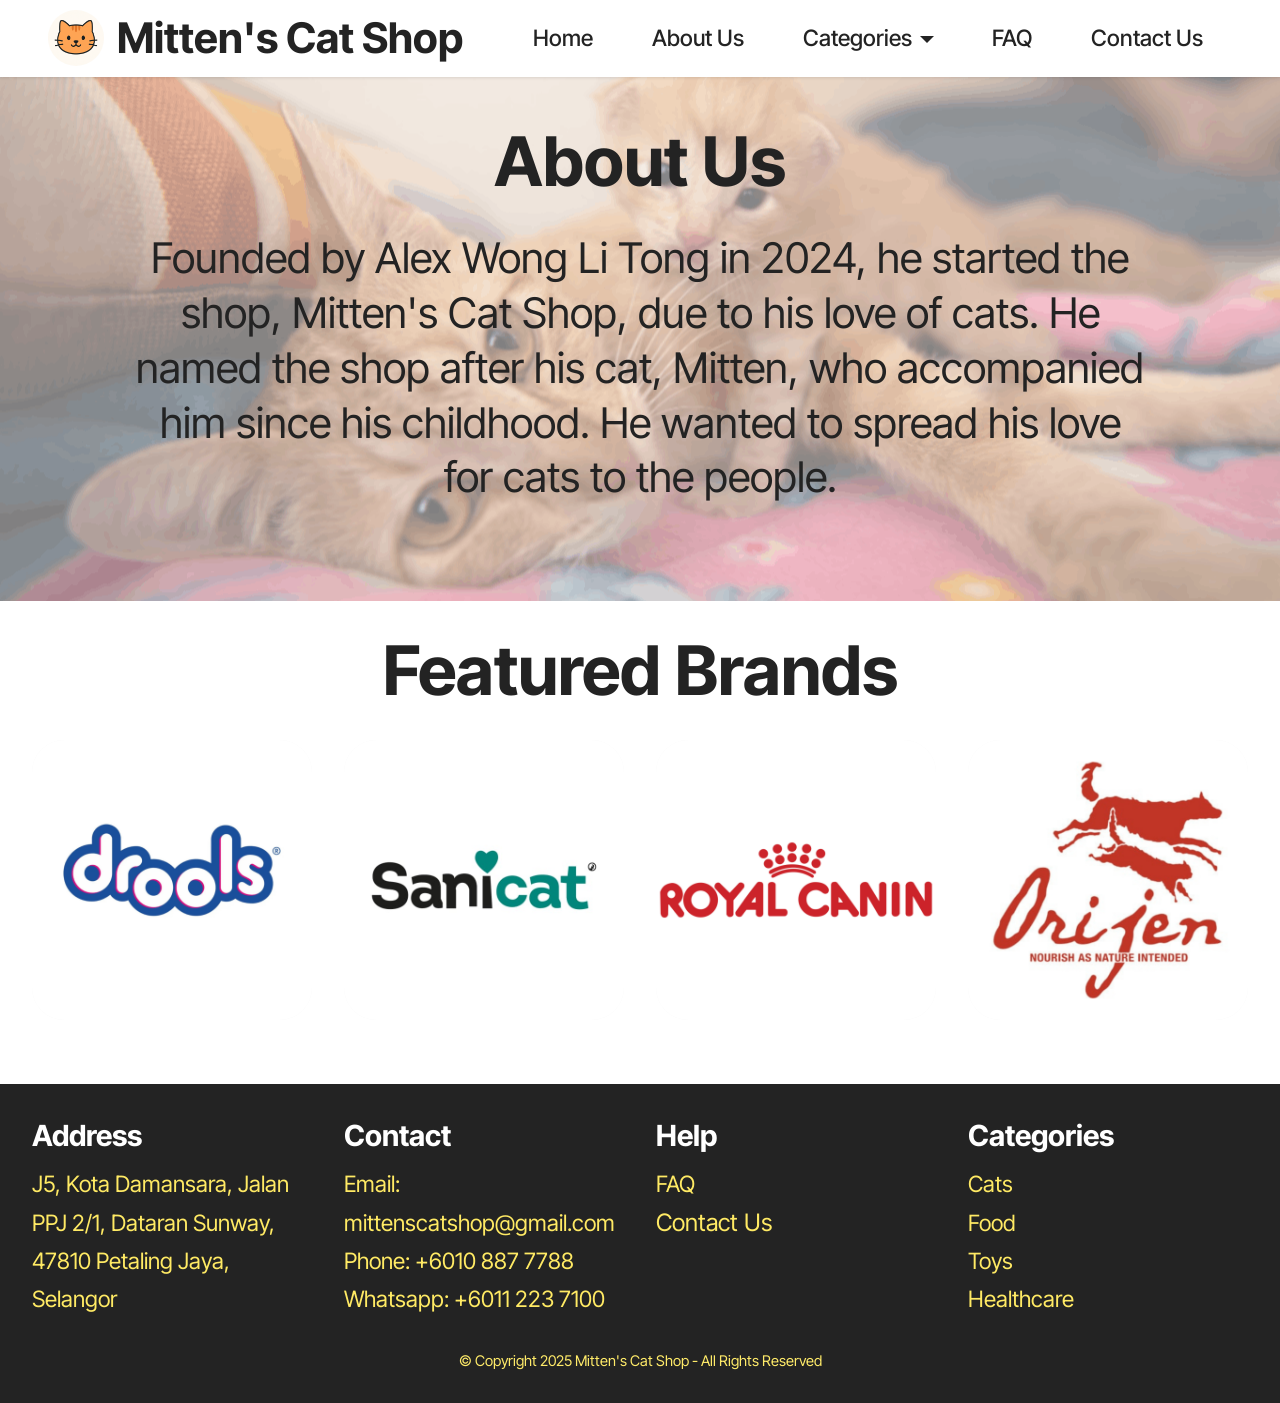
<file: page8.html>
<!DOCTYPE html>
<html  >
<head>
  <!-- Site made with Mobirise Website Builder v6.1.4, https://mobirise.com -->
  <meta charset="UTF-8">
  <meta http-equiv="X-UA-Compatible" content="IE=edge">
  <meta name="generator" content="Mobirise v6.1.4, mobirise.com">
  <meta name="viewport" content="width=device-width, initial-scale=1, minimum-scale=1">
  <link rel="shortcut icon" href="assets/images/chatgpt20image20oct2082020252001-45-3020pm-108x108.png" type="image/x-icon">
  <meta name="description" content="Mitten's Cat Shop About Us">
  
  
  <title>About Us</title>
  <link rel="stylesheet" href="assets/bootstrap/css/bootstrap.min.css">
  <link rel="stylesheet" href="assets/dropdown/css/style.css">
  <link rel="stylesheet" href="assets/socicon/css/styles.css">
  <link rel="stylesheet" href="assets/theme/css/style.css">
  <link rel="preload" href="https://fonts.googleapis.com/css?family=Inter+Tight:100,200,300,400,500,600,700,800,900,100i,200i,300i,400i,500i,600i,700i,800i,900i&display=swap" as="style" onload="this.onload=null;this.rel='stylesheet'">
  <noscript><link rel="stylesheet" href="https://fonts.googleapis.com/css?family=Inter+Tight:100,200,300,400,500,600,700,800,900,100i,200i,300i,400i,500i,600i,700i,800i,900i&display=swap"></noscript>
  <link rel="preload" as="style" href="assets/mobirise/css/mbr-additional.css?v=ERMr4Q"><link rel="stylesheet" href="assets/mobirise/css/mbr-additional.css?v=ERMr4Q" type="text/css">

  
  
  
</head>
<body>
  
  <section data-bs-version="5.1" class="menu menu1 cid-uYOlSD3HQs" once="menu" id="menu1-27">
    

    <nav class="navbar navbar-dropdown navbar-fixed-top navbar-expand-lg">
        <div class="container-fluid">
            <div class="navbar-brand">
                <span class="navbar-logo">
                    <a href="index.html">
                        <img src="assets/images/chatgpt20image20oct2082020252001-45-3020pm-108x108.png" alt="Mobirise Website Builder" style="height: 3.5rem;">
                    </a>
                </span>
                <span class="navbar-caption-wrap"><a class="navbar-caption text-black text-primary display-2" href="index.html">Mitten's Cat Shop</a></span>
            </div>
            <button class="navbar-toggler" type="button" data-toggle="collapse" data-bs-toggle="collapse" data-target="#navbarSupportedContent" data-bs-target="#navbarSupportedContent" aria-controls="navbarNavAltMarkup" aria-expanded="false" aria-label="Toggle navigation">
                <div class="hamburger">
                    <span></span>
                    <span></span>
                    <span></span>
                    <span></span>
                </div>
            </button>
            <div class="collapse navbar-collapse" id="navbarSupportedContent">
                <ul class="navbar-nav nav-dropdown nav-right" data-app-modern-menu="true"><li class="nav-item"><a class="nav-link link text-black text-primary display-7" href="index.html">Home</a></li><li class="nav-item"><a class="nav-link link text-black text-primary display-7" href="page8.html">About Us</a></li><li class="nav-item dropdown"><a class="nav-link link dropdown-toggle text-black display-7" href="page4.html" data-toggle="dropdown-submenu" data-bs-toggle="dropdown" data-bs-auto-close="outside" aria-expanded="false">Categories</a><div class="dropdown-menu" aria-labelledby="dropdown-355"><a class="dropdown-item text-black text-primary display-7" href="page1.html">Cats</a><a class="dropdown-item text-black text-primary display-7" href="page2.html">Food<br></a><a class="text-black dropdown-item text-primary display-7" href="page3.html">Toys</a><a class="text-black show dropdown-item text-primary display-7" href="page4.html">Healthcare</a></div>
                    </li><li class="nav-item"><a class="nav-link link show text-black text-primary display-7" href="page5.html">FAQ</a></li><li class="nav-item"><a class="nav-link link show text-black text-primary display-7" href="page6.html">Contact Us</a></li></ul>
                
                
            </div>
        </div>
    </nav>
</section>

<section data-bs-version="5.1" class="content4 cid-uZ68mCUp4Y" id="content4-2g">
    

    
    <div class="mbr-overlay" style="opacity: 0.5; background-color: rgb(255, 255, 255);">
    </div>
    <div class="container">
        <div class="row justify-content-center">
            <div class="title col-md-12 col-lg-10">
                <h3 class="mbr-section-title mbr-fonts-style align-center mb-4 display-1">
                    <strong>About Us</strong></h3>
                <h4 class="mbr-section-subtitle align-center mbr-fonts-style mb-4 display-2">
                    Founded by Alex Wong Li Tong in 2024, he started the shop, Mitten's Cat Shop, due to his love of cats. He named the shop after his cat, Mitten, who accompanied him since his childhood. He wanted to spread his love for cats to the people.<br></h4>
                
            </div>
        </div>
    </div>
</section>

<section data-bs-version="5.1" class="gallery1 cid-uZ6wZGgrPB" id="gallery1-2h">
    
    
    <div class="container">
        <div class="mbr-section-head">
            <h4 class="mbr-section-title mbr-fonts-style align-center mb-0 display-1">
                <strong>Featured Brands</strong></h4>
            
        </div>
        <div class="row mt-4">
            <div class="item features-image col-12 col-md-6 col-lg-3">
                <div class="item-wrapper">
                    <div class="item-img">
                        <a href="https://drools.com/"><img src="assets/images/untitled20design207-596x596.png" alt="Mobirise Website Builder"></a>
                    </div>
                    
                    
                </div>
            </div>
            <div class="item features-image col-12 col-md-6 col-lg-3">
                <div class="item-wrapper">
                    <div class="item-img">
                        <a href="https://www.sanicat.com/"><img src="assets/images/brand-logo-website2022-sanicat-596x596.jpg" alt="Mobirise Website Builder"></a>
                    </div>
                    
                    
                </div>
            </div>
            <div class="item features-image col-12 col-md-6 col-lg-3">
                <div class="item-wrapper">
                    <div class="item-img">
                        <a href="https://my.royalcanin.com/"><img src="assets/images/untitled20design202-596x596.png" alt="Mobirise Website Builder"></a>
                    </div>
                    
                    
                </div>
            </div>
            <div class="item features-image col-12 col-md-6 col-lg-3">
                <div class="item-wrapper">
                    <div class="item-img">
                        <a href="https://apac.orijenpetfoods.com/en/homepage"><img src="assets/images/untitled20design205-596x596.png" alt="Mobirise Website Builder" title=""></a>
                    </div>
                    
                    
                </div>
            </div>
        </div>
    </div>
</section>

<section data-bs-version="5.1" class="footer2 cid-uYODamn4V8" once="footers" id="footer2-28">

    

    
    
    <div class="container">
        <div class="row mbr-white">
            <div class="col-6 col-md-4 col-lg-3">
                <h5 class="mbr-section-subtitle mbr-fonts-style mb-2 display-5">
                    <strong>Address</strong></h5>
                <ul class="list mbr-fonts-style display-7">
                    <li class="mbr-text item-wrap"><a href="https://www.google.com/maps/search/J5,+Kota+Damansara,+Jalan+PPJ+2%2F1,+Dataran+Sunway,+47810+Petaling+Jaya,+Selangor/@3.1515984,101.5891318,17z/data=!3m1!4b1?entry=ttu&g_ep=EgoyMDI1MTAwNC4wIKXMDSoASAFQAw%3D%3D" class="text-danger">J5, Kota Damansara, Jalan PPJ 2/1, Dataran Sunway, 47810 Petaling Jaya, Selangor</a></li>
                </ul>
            </div>
            <div class="col-6 col-md-4 col-lg-3">
                <h5 class="mbr-section-subtitle mbr-fonts-style mb-2 display-5">
                    <strong>Contact</strong></h5>
                <ul class="list mbr-fonts-style display-7">
                    <li class="mbr-text item-wrap"><a href="mailto:mittenscatshop@gmail.com" class="text-danger">Email: mittenscatshop@gmail.com
</a></li><li class="mbr-text item-wrap"><a href="tel:+6010 887 7788" class="text-danger">Phone: +6010 887 7788
</a></li><li class="mbr-text item-wrap"><a href="https://wa.me/6011 223 7100" class="text-danger">Whatsapp: +6011 223 7100</a></li>
                </ul>
            </div>
            <div class="col-6 col-md-4 col-lg-3">
                <h5 class="mbr-section-subtitle mbr-fonts-style mb-2 display-5">
                    <strong>Help</strong></h5>
                <ul class="list mbr-fonts-style display-7">
                    <li class="mbr-text item-wrap"><a href="page5.html" class="text-danger">FAQ</a></li><li class="mbr-text item-wrap"><a href="page6.html" class="text-danger" style="font-size: 1.5rem;">Contact Us</a><br></li>
                </ul>
            </div>
            <div class="col-6 col-md-4 col-lg-3">
                <h5 class="mbr-section-subtitle mbr-fonts-style mb-2 display-5">
                    <strong>Categories</strong></h5>
                <ul class="list mbr-fonts-style display-7">
                    <li class="mbr-text item-wrap"><span style="font-size: 1.4rem;"><a href="page1.html" class="text-danger">Cats</a></span></li><li class="mbr-text item-wrap"><span style="font-size: 1.4rem;"><a href="page2.html" class="text-danger text-primary">Food</a></span></li><li class="mbr-text item-wrap"><span style="font-size: 1.4rem;"><a href="page3.html" class="text-danger">Toys</a></span></li><li class="mbr-text item-wrap"><a href="page4.html" class="text-danger">Healthcare</a></li>
                </ul>
            </div>
            <div class="col-12 mt-4">
                <p class="mbr-text mb-0 mbr-fonts-style copyright align-center display-4">
                    © Copyright 2025 Mitten's Cat Shop - All Rights Reserved
                </p>
            </div>
        </div>
    </div>
</section>
  
  
</body>
</html>
</file>
<file: assets/parallax/jarallax.css>
.jarallax {
    position: relative;
    z-index: 0;
}
.jarallax > .jarallax-img {
    position: absolute;
    object-fit: cover;
    /* support for plugin https://github.com/bfred-it/object-fit-images */
    font-family: 'object-fit: cover;';
    top: 0;
    left: 0;
    width: 100%;
    height: 100%;
    z-index: -1;
}
</file>
<file: assets/dropdown/css/style.css>
.navbar-dropdown {
  left: 0;
  padding: 0;
  position: absolute;
  right: 0;
  top: 0;
  transition: all 0.45s ease;
  z-index: 1030;
  background: #282828; }
  .navbar-dropdown .navbar-logo {
    margin-right: 0.8rem;
    transition: margin 0.3s ease-in-out;
    vertical-align: middle; }
    .navbar-dropdown .navbar-logo img {
      height: 3.125rem;
      transition: all 0.3s ease-in-out; }
    .navbar-dropdown .navbar-logo.mbr-iconfont {
      font-size: 3.125rem;
      line-height: 3.125rem; }
  .navbar-dropdown .navbar-caption {
    font-weight: 700;
    white-space: normal;
    vertical-align: -4px;
    line-height: 3.125rem !important; }
    .navbar-dropdown .navbar-caption, .navbar-dropdown .navbar-caption:hover {
      color: inherit;
      text-decoration: none; }
  .navbar-dropdown .mbr-iconfont + .navbar-caption {
    vertical-align: -1px; }
  .navbar-dropdown.navbar-fixed-top {
    position: fixed; }
  .navbar-dropdown .navbar-brand span {
    vertical-align: -4px; }
  .navbar-dropdown.bg-color.transparent {
    background: none; }
  .navbar-dropdown.navbar-short .navbar-brand {
    padding: 0.625rem 0; }
    .navbar-dropdown.navbar-short .navbar-brand span {
      vertical-align: -1px; }
  .navbar-dropdown.navbar-short .navbar-caption {
    line-height: 2.375rem !important;
    vertical-align: -2px; }
  .navbar-dropdown.navbar-short .navbar-logo {
    margin-right: 0.5rem; }
    .navbar-dropdown.navbar-short .navbar-logo img {
      height: 2.375rem; }
    .navbar-dropdown.navbar-short .navbar-logo.mbr-iconfont {
      font-size: 2.375rem;
      line-height: 2.375rem; }
  .navbar-dropdown.navbar-short .mbr-table-cell {
    height: 3.625rem; }
  .navbar-dropdown .navbar-close {
    left: 0.6875rem;
    position: fixed;
    top: 0.75rem;
    z-index: 1000; }
  .navbar-dropdown .hamburger-icon {
    content: "";
    display: inline-block;
    vertical-align: middle;
    width: 16px;
    -webkit-box-shadow: 0 -6px 0 1px #282828,0 0 0 1px #282828,0 6px 0 1px #282828;
    -moz-box-shadow: 0 -6px 0 1px #282828,0 0 0 1px #282828,0 6px 0 1px #282828;
    box-shadow: 0 -6px 0 1px #282828,0 0 0 1px #282828,0 6px 0 1px #282828; }

.dropdown-menu .dropdown-toggle[data-toggle="dropdown-submenu"]::after {
  border-bottom: 0.35em solid transparent;
  border-left: 0.35em solid;
  border-right: 0;
  border-top: 0.35em solid transparent;
  margin-left: 0.3rem; }

.dropdown-menu .dropdown-item:focus {
  outline: 0; }

.nav-dropdown {
  font-size: 0.75rem;
  font-weight: 500;
  height: auto !important; }
  .nav-dropdown .nav-btn {
    padding-left: 1rem; }
  .nav-dropdown .link {
    margin: .667em 1.667em;
    font-weight: 500;
    padding: 0;
    transition: color .2s ease-in-out; }
    .nav-dropdown .link.dropdown-toggle {
      margin-right: 2.583em; }
      .nav-dropdown .link.dropdown-toggle::after {
        margin-left: .25rem;
        border-top: 0.35em solid;
        border-right: 0.35em solid transparent;
        border-left: 0.35em solid transparent;
        border-bottom: 0; }
      .nav-dropdown .link.dropdown-toggle[aria-expanded="true"] {
        margin: 0;
        padding: 0.667em 3.263em  0.667em 1.667em; }
  .nav-dropdown .link::after,
  .nav-dropdown .dropdown-item::after {
    color: inherit; }
  .nav-dropdown .btn {
    font-size: 0.75rem;
    font-weight: 700;
    letter-spacing: 0;
    margin-bottom: 0;
    padding-left: 1.25rem;
    padding-right: 1.25rem; }
  .nav-dropdown .dropdown-menu {
    border-radius: 0;
    border: 0;
    left: 0;
    margin: 0;
    padding-bottom: 1.25rem;
    padding-top: 1.25rem;
    position: relative; }
  .nav-dropdown .dropdown-submenu {
    margin-left: 0.125rem;
    top: 0; }
  .nav-dropdown .dropdown-item {
    font-weight: 500;
    line-height: 2;
    padding: 0.3846em 4.615em 0.3846em 1.5385em;
    position: relative;
    transition: color .2s ease-in-out, background-color .2s ease-in-out; }
    .nav-dropdown .dropdown-item::after {
      margin-top: -0.3077em;
      position: absolute;
      right: 1.1538em;
      top: 50%; }
    .nav-dropdown .dropdown-item:focus, .nav-dropdown .dropdown-item:hover {
      background: none; }

@media (max-width: 767px) {
  .nav-dropdown.navbar-toggleable-sm {
    bottom: 0;
    display: none;
    left: 0;
    overflow-x: hidden;
    position: fixed;
    top: 0;
    transform: translateX(-100%);
    -ms-transform: translateX(-100%);
    -webkit-transform: translateX(-100%);
    width: 18.75rem;
    z-index: 999; } }
.nav-dropdown.navbar-toggleable-xl {
  bottom: 0;
  display: none;
  left: 0;
  overflow-x: hidden;
  position: fixed;
  top: 0;
  transform: translateX(-100%);
  -ms-transform: translateX(-100%);
  -webkit-transform: translateX(-100%);
  width: 18.75rem;
  z-index: 999; }

.nav-dropdown-sm {
  display: block !important;
  overflow-x: hidden;
  overflow: auto;
  padding-top: 3.875rem; }
  .nav-dropdown-sm::after {
    content: "";
    display: block;
    height: 3rem;
    width: 100%; }
  .nav-dropdown-sm.collapse.in ~ .navbar-close {
    display: block !important; }
  .nav-dropdown-sm.collapsing, .nav-dropdown-sm.collapse.in {
    transform: translateX(0);
    -ms-transform: translateX(0);
    -webkit-transform: translateX(0);
    transition: all 0.25s ease-out;
    -webkit-transition: all 0.25s ease-out;
    background: #282828; }
  .nav-dropdown-sm.collapsing[aria-expanded="false"] {
    transform: translateX(-100%);
    -ms-transform: translateX(-100%);
    -webkit-transform: translateX(-100%); }
  .nav-dropdown-sm .nav-item {
    display: block;
    margin-left: 0 !important;
    padding-left: 0; }
  .nav-dropdown-sm .link,
  .nav-dropdown-sm .dropdown-item {
    border-top: 1px dotted rgba(255, 255, 255, 0.1);
    font-size: 0.8125rem;
    line-height: 1.6;
    margin: 0 !important;
    padding: 0.875rem 2.4rem 0.875rem 1.5625rem !important;
    position: relative;
    white-space: normal; }
    .nav-dropdown-sm .link:focus, .nav-dropdown-sm .link:hover,
    .nav-dropdown-sm .dropdown-item:focus,
    .nav-dropdown-sm .dropdown-item:hover {
      background: rgba(0, 0, 0, 0.2) !important;
      color: #c0a375; }
  .nav-dropdown-sm .nav-btn {
    position: relative;
    padding: 1.5625rem 1.5625rem 0 1.5625rem; }
    .nav-dropdown-sm .nav-btn::before {
      border-top: 1px dotted rgba(255, 255, 255, 0.1);
      content: "";
      left: 0;
      position: absolute;
      top: 0;
      width: 100%; }
    .nav-dropdown-sm .nav-btn + .nav-btn {
      padding-top: 0.625rem; }
      .nav-dropdown-sm .nav-btn + .nav-btn::before {
        display: none; }
  .nav-dropdown-sm .btn {
    padding: 0.625rem 0; }
  .nav-dropdown-sm .dropdown-toggle[data-toggle="dropdown-submenu"]::after {
    margin-left: .25rem;
    border-top: 0.35em solid;
    border-right: 0.35em solid transparent;
    border-left: 0.35em solid transparent;
    border-bottom: 0; }
  .nav-dropdown-sm .dropdown-toggle[data-toggle="dropdown-submenu"][aria-expanded="true"]::after {
    border-top: 0;
    border-right: 0.35em solid transparent;
    border-left: 0.35em solid transparent;
    border-bottom: 0.35em solid; }
  .nav-dropdown-sm .dropdown-menu {
    margin: 0;
    padding: 0;
    position: relative;
    top: 0;
    left: 0;
    width: 100%;
    border: 0;
    float: none;
    border-radius: 0;
    background: none; }
  .nav-dropdown-sm .dropdown-submenu {
    left: 100%;
    margin-left: 0.125rem;
    margin-top: -1.25rem;
    top: 0; }

.navbar-toggleable-sm .nav-dropdown .dropdown-menu {
  position: absolute; }

.navbar-toggleable-sm .nav-dropdown .dropdown-submenu {
  left: 100%;
  margin-left: 0.125rem;
  margin-top: -1.25rem;
  top: 0; }

.navbar-toggleable-sm.opened .nav-dropdown .dropdown-menu {
  position: relative; }

.navbar-toggleable-sm.opened .nav-dropdown .dropdown-submenu {
  left: 0;
  margin-left: 00rem;
  margin-top: 0rem;
  top: 0; }

.is-builder .nav-dropdown.collapsing {
  transition: none !important; }
</file>
<file: assets/socicon/css/styles.css>
@charset "UTF-8";

@font-face {
  font-family: 'Socicon';
  src:  url('../fonts/socicon.eot');
  src:  url('../fonts/socicon.eot?#iefix') format('embedded-opentype'),
    url('../fonts/socicon.woff2') format('woff2'),
    url('../fonts/socicon.ttf') format('truetype'),
    url('../fonts/socicon.woff') format('woff'),
    url('../fonts/socicon.svg#socicon') format('svg');
  font-weight: normal;
  font-style: normal;
  font-display: swap;
}

[data-icon]:before {
  font-family: "socicon" !important;
  content: attr(data-icon);
  font-style: normal !important;
  font-weight: normal !important;
  font-variant: normal !important;
  text-transform: none !important;
  speak: none;
  line-height: 1;
  -webkit-font-smoothing: antialiased;
  -moz-osx-font-smoothing: grayscale;
}

[class^="socicon-"], [class*=" socicon-"] {
  /* use !important to prevent issues with browser extensions that change fonts */
  font-family: 'Socicon' !important;
  speak: none;
  font-style: normal;
  font-weight: normal;
  font-variant: normal;
  text-transform: none;
  line-height: 1;

  /* Better Font Rendering =========== */
  -webkit-font-smoothing: antialiased;
  -moz-osx-font-smoothing: grayscale;
}

.socicon-500px:before {
  content: "\e000";
}
.socicon-8tracks:before {
  content: "\e001";
}
.socicon-airbnb:before {
  content: "\e002";
}
.socicon-alliance:before {
  content: "\e003";
}
.socicon-amazon:before {
  content: "\e004";
}
.socicon-amplement:before {
  content: "\e005";
}
.socicon-android:before {
  content: "\e006";
}
.socicon-angellist:before {
  content: "\e007";
}
.socicon-apple:before {
  content: "\e008";
}
.socicon-appnet:before {
  content: "\e009";
}
.socicon-baidu:before {
  content: "\e00a";
}
.socicon-bandcamp:before {
  content: "\e00b";
}
.socicon-battlenet:before {
  content: "\e00c";
}
.socicon-mixer:before {
  content: "\e00d";
}
.socicon-bebee:before {
  content: "\e00e";
}
.socicon-bebo:before {
  content: "\e00f";
}
.socicon-behance:before {
  content: "\e010";
}
.socicon-blizzard:before {
  content: "\e011";
}
.socicon-blogger:before {
  content: "\e012";
}
.socicon-buffer:before {
  content: "\e013";
}
.socicon-chrome:before {
  content: "\e014";
}
.socicon-coderwall:before {
  content: "\e015";
}
.socicon-curse:before {
  content: "\e016";
}
.socicon-dailymotion:before {
  content: "\e017";
}
.socicon-deezer:before {
  content: "\e018";
}
.socicon-delicious:before {
  content: "\e019";
}
.socicon-deviantart:before {
  content: "\e01a";
}
.socicon-diablo:before {
  content: "\e01b";
}
.socicon-digg:before {
  content: "\e01c";
}
.socicon-discord:before {
  content: "\e01d";
}
.socicon-disqus:before {
  content: "\e01e";
}
.socicon-douban:before {
  content: "\e01f";
}
.socicon-draugiem:before {
  content: "\e020";
}
.socicon-dribbble:before {
  content: "\e021";
}
.socicon-drupal:before {
  content: "\e022";
}
.socicon-ebay:before {
  content: "\e023";
}
.socicon-ello:before {
  content: "\e024";
}
.socicon-endomodo:before {
  content: "\e025";
}
.socicon-envato:before {
  content: "\e026";
}
.socicon-etsy:before {
  content: "\e027";
}
.socicon-facebook:before {
  content: "\e028";
}
.socicon-feedburner:before {
  content: "\e029";
}
.socicon-filmweb:before {
  content: "\e02a";
}
.socicon-firefox:before {
  content: "\e02b";
}
.socicon-flattr:before {
  content: "\e02c";
}
.socicon-flickr:before {
  content: "\e02d";
}
.socicon-formulr:before {
  content: "\e02e";
}
.socicon-forrst:before {
  content: "\e02f";
}
.socicon-foursquare:before {
  content: "\e030";
}
.socicon-friendfeed:before {
  content: "\e031";
}
.socicon-github:before {
  content: "\e032";
}
.socicon-goodreads:before {
  content: "\e033";
}
.socicon-google:before {
  content: "\e034";
}
.socicon-googlescholar:before {
  content: "\e035";
}
.socicon-googlegroups:before {
  content: "\e036";
}
.socicon-googlephotos:before {
  content: "\e037";
}
.socicon-googleplus:before {
  content: "\e038";
}
.socicon-grooveshark:before {
  content: "\e039";
}
.socicon-hackerrank:before {
  content: "\e03a";
}
.socicon-hearthstone:before {
  content: "\e03b";
}
.socicon-hellocoton:before {
  content: "\e03c";
}
.socicon-heroes:before {
  content: "\e03d";
}
.socicon-smashcast:before {
  content: "\e03e";
}
.socicon-horde:before {
  content: "\e03f";
}
.socicon-houzz:before {
  content: "\e040";
}
.socicon-icq:before {
  content: "\e041";
}
.socicon-identica:before {
  content: "\e042";
}
.socicon-imdb:before {
  content: "\e043";
}
.socicon-instagram:before {
  content: "\e044";
}
.socicon-issuu:before {
  content: "\e045";
}
.socicon-istock:before {
  content: "\e046";
}
.socicon-itunes:before {
  content: "\e047";
}
.socicon-keybase:before {
  content: "\e048";
}
.socicon-lanyrd:before {
  content: "\e049";
}
.socicon-lastfm:before {
  content: "\e04a";
}
.socicon-line:before {
  content: "\e04b";
}
.socicon-linkedin:before {
  content: "\e04c";
}
.socicon-livejournal:before {
  content: "\e04d";
}
.socicon-lyft:before {
  content: "\e04e";
}
.socicon-macos:before {
  content: "\e04f";
}
.socicon-mail:before {
  content: "\e050";
}
.socicon-medium:before {
  content: "\e051";
}
.socicon-meetup:before {
  content: "\e052";
}
.socicon-mixcloud:before {
  content: "\e053";
}
.socicon-modelmayhem:before {
  content: "\e054";
}
.socicon-mumble:before {
  content: "\e055";
}
.socicon-myspace:before {
  content: "\e056";
}
.socicon-newsvine:before {
  content: "\e057";
}
.socicon-nintendo:before {
  content: "\e058";
}
.socicon-npm:before {
  content: "\e059";
}
.socicon-odnoklassniki:before {
  content: "\e05a";
}
.socicon-openid:before {
  content: "\e05b";
}
.socicon-opera:before {
  content: "\e05c";
}
.socicon-outlook:before {
  content: "\e05d";
}
.socicon-overwatch:before {
  content: "\e05e";
}
.socicon-patreon:before {
  content: "\e05f";
}
.socicon-paypal:before {
  content: "\e060";
}
.socicon-periscope:before {
  content: "\e061";
}
.socicon-persona:before {
  content: "\e062";
}
.socicon-pinterest:before {
  content: "\e063";
}
.socicon-play:before {
  content: "\e064";
}
.socicon-player:before {
  content: "\e065";
}
.socicon-playstation:before {
  content: "\e066";
}
.socicon-pocket:before {
  content: "\e067";
}
.socicon-qq:before {
  content: "\e068";
}
.socicon-quora:before {
  content: "\e069";
}
.socicon-raidcall:before {
  content: "\e06a";
}
.socicon-ravelry:before {
  content: "\e06b";
}
.socicon-reddit:before {
  content: "\e06c";
}
.socicon-renren:before {
  content: "\e06d";
}
.socicon-researchgate:before {
  content: "\e06e";
}
.socicon-residentadvisor:before {
  content: "\e06f";
}
.socicon-reverbnation:before {
  content: "\e070";
}
.socicon-rss:before {
  content: "\e071";
}
.socicon-sharethis:before {
  content: "\e072";
}
.socicon-skype:before {
  content: "\e073";
}
.socicon-slideshare:before {
  content: "\e074";
}
.socicon-smugmug:before {
  content: "\e075";
}
.socicon-snapchat:before {
  content: "\e076";
}
.socicon-songkick:before {
  content: "\e077";
}
.socicon-soundcloud:before {
  content: "\e078";
}
.socicon-spotify:before {
  content: "\e079";
}
.socicon-stackexchange:before {
  content: "\e07a";
}
.socicon-stackoverflow:before {
  content: "\e07b";
}
.socicon-starcraft:before {
  content: "\e07c";
}
.socicon-stayfriends:before {
  content: "\e07d";
}
.socicon-steam:before {
  content: "\e07e";
}
.socicon-storehouse:before {
  content: "\e07f";
}
.socicon-strava:before {
  content: "\e080";
}
.socicon-streamjar:before {
  content: "\e081";
}
.socicon-stumbleupon:before {
  content: "\e082";
}
.socicon-swarm:before {
  content: "\e083";
}
.socicon-teamspeak:before {
  content: "\e084";
}
.socicon-teamviewer:before {
  content: "\e085";
}
.socicon-technorati:before {
  content: "\e086";
}
.socicon-telegram:before {
  content: "\e087";
}
.socicon-tripadvisor:before {
  content: "\e088";
}
.socicon-tripit:before {
  content: "\e089";
}
.socicon-triplej:before {
  content: "\e08a";
}
.socicon-tumblr:before {
  content: "\e08b";
}
.socicon-twitch:before {
  content: "\e08c";
}
.socicon-twitter:before {
  content: "\e08d";
}
.socicon-uber:before {
  content: "\e08e";
}
.socicon-ventrilo:before {
  content: "\e08f";
}
.socicon-viadeo:before {
  content: "\e090";
}
.socicon-viber:before {
  content: "\e091";
}
.socicon-viewbug:before {
  content: "\e092";
}
.socicon-vimeo:before {
  content: "\e093";
}
.socicon-vine:before {
  content: "\e094";
}
.socicon-vkontakte:before {
  content: "\e095";
}
.socicon-warcraft:before {
  content: "\e096";
}
.socicon-wechat:before {
  content: "\e097";
}
.socicon-weibo:before {
  content: "\e098";
}
.socicon-whatsapp:before {
  content: "\e099";
}
.socicon-wikipedia:before {
  content: "\e09a";
}
.socicon-windows:before {
  content: "\e09b";
}
.socicon-wordpress:before {
  content: "\e09c";
}
.socicon-wykop:before {
  content: "\e09d";
}
.socicon-xbox:before {
  content: "\e09e";
}
.socicon-xing:before {
  content: "\e09f";
}
.socicon-yahoo:before {
  content: "\e0a0";
}
.socicon-yammer:before {
  content: "\e0a1";
}
.socicon-yandex:before {
  content: "\e0a2";
}
.socicon-yelp:before {
  content: "\e0a3";
}
.socicon-younow:before {
  content: "\e0a4";
}
.socicon-youtube:before {
  content: "\e0a5";
}
.socicon-zapier:before {
  content: "\e0a6";
}
.socicon-zerply:before {
  content: "\e0a7";
}
.socicon-zomato:before {
  content: "\e0a8";
}
.socicon-zynga:before {
  content: "\e0a9";
}
.socicon-bluesky:before {
  content: "\e0aa";
}
.socicon-threads:before {
  content: "\e0ab";
}
.socicon-spreadshirt:before {
  content: "\e901";
}
.socicon-gamejolt:before {
  content: "\e902";
}
.socicon-trello:before {
  content: "\e903";
}
.socicon-tunein:before {
  content: "\e904";
}
.socicon-bloglovin:before {
  content: "\e905";
}
.socicon-gamewisp:before {
  content: "\e906";
}
.socicon-messenger:before {
  content: "\e907";
}
.socicon-pandora:before {
  content: "\e908";
}
.socicon-augment:before {
  content: "\e909";
}
.socicon-bitbucket:before {
  content: "\e90a";
}
.socicon-fyuse:before {
  content: "\e90b";
}
.socicon-yt-gaming:before {
  content: "\e90c";
}
.socicon-sketchfab:before {
  content: "\e90d";
}
.socicon-mobcrush:before {
  content: "\e90e";
}
.socicon-microsoft:before {
  content: "\e90f";
}
.socicon-realtor:before {
  content: "\e910";
}
.socicon-tidal:before {
  content: "\e911";
}
.socicon-qobuz:before {
  content: "\e912";
}
.socicon-natgeo:before {
  content: "\e913";
}
.socicon-mastodon:before {
  content: "\e914";
}
.socicon-unsplash:before {
  content: "\e915";
}
.socicon-homeadvisor:before {
  content: "\e916";
}
.socicon-angieslist:before {
  content: "\e917";
}
.socicon-codepen:before {
  content: "\e918";
}
.socicon-slack:before {
  content: "\e919";
}
.socicon-openaigym:before {
  content: "\e91a";
}
.socicon-logmein:before {
  content: "\e91b";
}
.socicon-fiverr:before {
  content: "\e91c";
}
.socicon-gotomeeting:before {
  content: "\e91d";
}
.socicon-aliexpress:before {
  content: "\e91e";
}
.socicon-guru:before {
  content: "\e91f";
}
.socicon-appstore:before {
  content: "\e920";
}
.socicon-homes:before {
  content: "\e921";
}
.socicon-zoom:before {
  content: "\e922";
}
.socicon-alibaba:before {
  content: "\e923";
}
.socicon-craigslist:before {
  content: "\e924";
}
.socicon-wix:before {
  content: "\e925";
}
.socicon-redfin:before {
  content: "\e926";
}
.socicon-googlecalendar:before {
  content: "\e927";
}
.socicon-shopify:before {
  content: "\e928";
}
.socicon-freelancer:before {
  content: "\e929";
}
.socicon-seedrs:before {
  content: "\e92a";
}
.socicon-bing:before {
  content: "\e92b";
}
.socicon-doodle:before {
  content: "\e92c";
}
.socicon-bonanza:before {
  content: "\e92d";
}
.socicon-squarespace:before {
  content: "\e92e";
}
.socicon-toptal:before {
  content: "\e92f";
}
.socicon-gust:before {
  content: "\e930";
}
.socicon-ask:before {
  content: "\e931";
}
.socicon-trulia:before {
  content: "\e932";
}
.socicon-loomly:before {
  content: "\e933";
}
.socicon-ghost:before {
  content: "\e934";
}
.socicon-upwork:before {
  content: "\e935";
}
.socicon-fundable:before {
  content: "\e936";
}
.socicon-booking:before {
  content: "\e937";
}
.socicon-googlemaps:before {
  content: "\e938";
}
.socicon-zillow:before {
  content: "\e939";
}
.socicon-niconico:before {
  content: "\e93a";
}
.socicon-toneden:before {
  content: "\e93b";
}
.socicon-crunchbase:before {
  content: "\e93c";
}
.socicon-homefy:before {
  content: "\e93d";
}
.socicon-calendly:before {
  content: "\e93e";
}
.socicon-livemaster:before {
  content: "\e93f";
}
.socicon-udemy:before {
  content: "\e940";
}
.socicon-codered:before {
  content: "\e941";
}
.socicon-origin:before {
  content: "\e942";
}
.socicon-nextdoor:before {
  content: "\e943";
}
.socicon-portfolio:before {
  content: "\e944";
}
.socicon-instructables:before {
  content: "\e945";
}
.socicon-gitlab:before {
  content: "\e946";
}
.socicon-hackernews:before {
  content: "\e947";
}
.socicon-smashwords:before {
  content: "\e948";
}
.socicon-kobo:before {
  content: "\e949";
}
.socicon-bookbub:before {
  content: "\e94a";
}
.socicon-mailru:before {
  content: "\e94b";
}
.socicon-moddb:before {
  content: "\e94c";
}
.socicon-indiedb:before {
  content: "\e94d";
}
.socicon-traxsource:before {
  content: "\e94e";
}
.socicon-gamefor:before {
  content: "\e94f";
}
.socicon-pixiv:before {
  content: "\e950";
}
.socicon-myanimelist:before {
  content: "\e951";
}
.socicon-blackberry:before {
  content: "\e952";
}
.socicon-wickr:before {
  content: "\e953";
}
.socicon-spip:before {
  content: "\e954";
}
.socicon-napster:before {
  content: "\e955";
}
.socicon-beatport:before {
  content: "\e956";
}
.socicon-hackerone:before {
  content: "\e957";
}
.socicon-internet:before {
  content: "\e958";
}
.socicon-ubuntu:before {
  content: "\e959";
}
.socicon-artstation:before {
  content: "\e95a";
}
.socicon-invision:before {
  content: "\e95b";
}
.socicon-torial:before {
  content: "\e95c";
}
.socicon-collectorz:before {
  content: "\e95d";
}
.socicon-seenthis:before {
  content: "\e95e";
}
.socicon-googleplaymusic:before {
  content: "\e95f";
}
.socicon-debian:before {
  content: "\e960";
}
.socicon-filmfreeway:before {
  content: "\e961";
}
.socicon-gnome:before {
  content: "\e962";
}
.socicon-itchio:before {
  content: "\e963";
}
.socicon-jamendo:before {
  content: "\e964";
}
.socicon-mix:before {
  content: "\e965";
}
.socicon-sharepoint:before {
  content: "\e966";
}
.socicon-tinder:before {
  content: "\e967";
}
.socicon-windguru:before {
  content: "\e968";
}
.socicon-cdbaby:before {
  content: "\e969";
}
.socicon-elementaryos:before {
  content: "\e96a";
}
.socicon-stage32:before {
  content: "\e96b";
}
.socicon-tiktok:before {
  content: "\e96c";
}
.socicon-gitter:before {
  content: "\e96d";
}
.socicon-letterboxd:before {
  content: "\e96e";
}
.socicon-threema:before {
  content: "\e96f";
}
.socicon-splice:before {
  content: "\e970";
}
.socicon-metapop:before {
  content: "\e971";
}
.socicon-naver:before {
  content: "\e972";
}
.socicon-remote:before {
  content: "\e973";
}
.socicon-flipboard:before {
  content: "\e974";
}
.socicon-googlehangouts:before {
  content: "\e975";
}
.socicon-dlive:before {
  content: "\e976";
}
.socicon-vsco:before {
  content: "\e977";
}
.socicon-stitcher:before {
  content: "\e978";
}
.socicon-avvo:before {
  content: "\e979";
}
.socicon-redbubble:before {
  content: "\e97a";
}
.socicon-society6:before {
  content: "\e97b";
}
.socicon-zazzle:before {
  content: "\e97c";
}
.socicon-eitaa:before {
  content: "\e97d";
}
.socicon-soroush:before {
  content: "\e97e";
}
.socicon-bale:before {
  content: "\e97f";
}
</file>
<file: assets/theme/css/style.css>
@charset "UTF-8";
section {
  background-color: #ffffff;
}

body {
  font-style: normal;
  line-height: 1.5;
  font-weight: 400;
  color: #232323;
  position: relative;
}

button {
  background-color: transparent;
  border-color: transparent;
}

.embla__button,
.carousel-control {
  background-color: #edefea !important;
  opacity: 0.8 !important;
  color: #464845 !important;
  border-color: #edefea !important;
}

.carousel .close,
.modalWindow .close {
  background-color: #edefea !important;
  color: #464845 !important;
  border-color: #edefea !important;
  opacity: 0.8 !important;
}

.carousel .close:hover,
.modalWindow .close:hover {
  opacity: 1 !important;
}

.carousel-indicators li {
  background-color: #edefea !important;
  border: 2px solid #464845 !important;
}

.carousel-indicators li:hover,
.carousel-indicators li:active {
  opacity: 0.8 !important;
}

.embla__button:hover,
.carousel-control:hover {
  background-color: #edefea !important;
  opacity: 1 !important;
}

.modalWindow-video-container {
  height: 80%;
}

section,
.container,
.container-fluid {
  position: relative;
  word-wrap: break-word;
}

a.mbr-iconfont:hover {
  text-decoration: none;
}

.article .lead p,
.article .lead ul,
.article .lead ol,
.article .lead pre,
.article .lead blockquote {
  margin-bottom: 0;
}

a {
  font-style: normal;
  font-weight: 400;
  cursor: pointer;
}
a, a:hover {
  text-decoration: none;
}

.mbr-section-title {
  font-style: normal;
  line-height: 1.3;
}

.mbr-section-subtitle {
  line-height: 1.3;
}

.mbr-text {
  font-style: normal;
  line-height: 1.7;
}

h1,
h2,
h3,
h4,
h5,
h6,
.display-1,
.display-2,
.display-4,
.display-5,
.display-7,
span,
p,
a {
  line-height: 1;
  word-break: break-word;
  word-wrap: break-word;
  font-weight: 400;
}

b,
strong {
  font-weight: bold;
}

input:-webkit-autofill, input:-webkit-autofill:hover, input:-webkit-autofill:focus, input:-webkit-autofill:active {
  transition-delay: 9999s;
  -webkit-transition-property: background-color, color;
  transition-property: background-color, color;
}

textarea[type=hidden] {
  display: none;
}

section {
  background-position: 50% 50%;
  background-repeat: no-repeat;
  background-size: cover;
}
section .mbr-background-video,
section .mbr-background-video-preview {
  position: absolute;
  bottom: 0;
  left: 0;
  right: 0;
  top: 0;
}

.hidden {
  visibility: hidden;
}

.mbr-z-index20 {
  z-index: 20;
}

/*! Base colors */
.mbr-white {
  color: #ffffff;
}

.mbr-black {
  color: #111111;
}

.mbr-bg-white {
  background-color: #ffffff;
}

.mbr-bg-black {
  background-color: #000000;
}

/*! Text-aligns */
.align-left {
  text-align: left;
}

.align-center {
  text-align: center;
}

.align-right {
  text-align: right;
}

/*! Font-weight  */
.mbr-light {
  font-weight: 300;
}

.mbr-regular {
  font-weight: 400;
}

.mbr-semibold {
  font-weight: 500;
}

.mbr-bold {
  font-weight: 700;
}

/*! Media  */
.media-content {
  flex-basis: 100%;
}

.media-container-row {
  display: flex;
  flex-direction: row;
  flex-wrap: wrap;
  justify-content: center;
  align-content: center;
  align-items: start;
}
.media-container-row .media-size-item {
  width: 400px;
}

.media-container-column {
  display: flex;
  flex-direction: column;
  flex-wrap: wrap;
  justify-content: center;
  align-content: center;
  align-items: stretch;
}
.media-container-column > * {
  width: 100%;
}

@media (min-width: 992px) {
  .media-container-row {
    flex-wrap: nowrap;
  }
}
figure {
  margin-bottom: 0;
  overflow: hidden;
}

figure[mbr-media-size] {
  transition: width 0.1s;
}

img,
iframe {
  display: block;
  width: 100%;
}

.card {
  background-color: transparent;
  border: none;
}

.card-box {
  width: 100%;
}

.card-img {
  text-align: center;
  flex-shrink: 0;
  -webkit-flex-shrink: 0;
}

.media {
  max-width: 100%;
  margin: 0 auto;
}

.mbr-figure {
  align-self: center;
}

.media-container > div {
  max-width: 100%;
}

.mbr-figure img,
.card-img img {
  width: 100%;
}

@media (max-width: 991px) {
  .media-size-item {
    width: auto !important;
  }
  .media {
    width: auto;
  }
  .mbr-figure {
    width: 100% !important;
  }
}
/*! Buttons */
.mbr-section-btn {
  margin-left: -0.6rem;
  margin-right: -0.6rem;
  font-size: 0;
}

.btn {
  font-weight: 600;
  border-width: 1px;
  font-style: normal;
  margin: 0.6rem 0.6rem;
  white-space: normal;
  transition: all 0.2s ease-in-out;
  display: inline-flex;
  align-items: center;
  justify-content: center;
  word-break: break-word;
}

.btn-sm {
  font-weight: 600;
  letter-spacing: 0px;
  transition: all 0.3s ease-in-out;
}

.btn-md {
  font-weight: 600;
  letter-spacing: 0px;
  transition: all 0.3s ease-in-out;
}

.btn-lg {
  font-weight: 600;
  letter-spacing: 0px;
  transition: all 0.3s ease-in-out;
}

.btn-form {
  margin: 0;
}
.btn-form:hover {
  cursor: pointer;
}

nav .mbr-section-btn {
  margin-left: 0rem;
  margin-right: 0rem;
}

/*! Btn icon margin */
.btn .mbr-iconfont,
.btn.btn-sm .mbr-iconfont {
  order: 1;
  cursor: pointer;
  margin-left: 0.5rem;
  vertical-align: sub;
}

.btn.btn-md .mbr-iconfont,
.btn.btn-md .mbr-iconfont {
  margin-left: 0.8rem;
}

.mbr-regular {
  font-weight: 400;
}

.mbr-semibold {
  font-weight: 500;
}

.mbr-bold {
  font-weight: 700;
}

[type=submit] {
  -webkit-appearance: none;
}

/*! Full-screen */
.mbr-fullscreen .mbr-overlay {
  min-height: 100vh;
}

.mbr-fullscreen {
  display: flex;
  display: -moz-flex;
  display: -ms-flex;
  display: -o-flex;
  align-items: center;
  min-height: 100vh;
  padding-top: 3rem;
  padding-bottom: 3rem;
}

/*! Map */
.map {
  height: 25rem;
  position: relative;
}
.map iframe {
  width: 100%;
  height: 100%;
}

/*! Scroll to top arrow */
.mbr-arrow-up {
  bottom: 25px;
  right: 90px;
  position: fixed;
  text-align: right;
  z-index: 5000;
  color: #ffffff;
  font-size: 22px;
}

.mbr-arrow-up a {
  background: rgba(0, 0, 0, 0.2);
  border-radius: 50%;
  color: #fff;
  display: inline-block;
  height: 60px;
  width: 60px;
  border: 2px solid #fff;
  outline-style: none !important;
  position: relative;
  text-decoration: none;
  transition: all 0.3s ease-in-out;
  cursor: pointer;
  text-align: center;
}
.mbr-arrow-up a:hover {
  background-color: rgba(0, 0, 0, 0.4);
}
.mbr-arrow-up a i {
  line-height: 60px;
}

.mbr-arrow-up-icon {
  display: block;
  color: #fff;
}

.mbr-arrow-up-icon::before {
  content: "›";
  display: inline-block;
  font-family: serif;
  font-size: 22px;
  line-height: 1;
  font-style: normal;
  position: relative;
  top: 6px;
  left: -4px;
  transform: rotate(-90deg);
}

/*! Arrow Down */
.mbr-arrow {
  position: absolute;
  bottom: 45px;
  left: 50%;
  width: 60px;
  height: 60px;
  cursor: pointer;
  background-color: rgba(80, 80, 80, 0.5);
  border-radius: 50%;
  transform: translateX(-50%);
}
@media (max-width: 767px) {
  .mbr-arrow {
    display: none;
  }
}
.mbr-arrow > a {
  display: inline-block;
  text-decoration: none;
  outline-style: none;
  animation: arrowdown 1.7s ease-in-out infinite;
  color: #ffffff;
}
.mbr-arrow > a > i {
  position: absolute;
  top: -2px;
  left: 15px;
  font-size: 2rem;
}

#scrollToTop a i::before {
  content: "";
  position: absolute;
  display: block;
  border-bottom: 2.5px solid #fff;
  border-left: 2.5px solid #fff;
  width: 27.8%;
  height: 27.8%;
  left: 50%;
  top: 51%;
  transform: translateY(-30%) translateX(-50%) rotate(135deg);
}

@keyframes arrowdown {
  0% {
    transform: translateY(0px);
  }
  50% {
    transform: translateY(-5px);
  }
  100% {
    transform: translateY(0px);
  }
}
@media (max-width: 500px) {
  .mbr-arrow-up {
    left: 0;
    right: 0;
    text-align: center;
  }
}
/*Gradients animation*/
@keyframes gradient-animation {
  from {
    background-position: 0% 100%;
    animation-timing-function: ease-in-out;
  }
  to {
    background-position: 100% 0%;
    animation-timing-function: ease-in-out;
  }
}
.bg-gradient {
  background-size: 200% 200%;
  animation: gradient-animation 5s infinite alternate;
  -webkit-animation: gradient-animation 5s infinite alternate;
}

.menu .navbar-brand {
  display: -webkit-flex;
}
.menu .navbar-brand span {
  display: flex;
  display: -webkit-flex;
}
.menu .navbar-brand .navbar-caption-wrap {
  display: -webkit-flex;
}
.menu .navbar-brand .navbar-logo img {
  display: -webkit-flex;
  width: auto;
}
@media (min-width: 768px) and (max-width: 991px) {
  .menu .navbar-toggleable-sm .navbar-nav {
    display: -ms-flexbox;
  }
}
@media (max-width: 991px) {
  .menu .navbar-collapse {
    max-height: 93.5vh;
  }
  .menu .navbar-collapse.show {
    overflow: auto;
  }
}
@media (min-width: 992px) {
  .menu .navbar-nav.nav-dropdown {
    display: -webkit-flex;
  }
  .menu .navbar-toggleable-sm .navbar-collapse {
    display: -webkit-flex !important;
  }
  .menu .collapsed .navbar-collapse {
    max-height: 93.5vh;
  }
  .menu .collapsed .navbar-collapse.show {
    overflow: auto;
  }
}
@media (max-width: 767px) {
  .menu .navbar-collapse {
    max-height: 80vh;
  }
}

.nav-link .mbr-iconfont {
  margin-right: 0.5rem;
}

.navbar {
  display: -webkit-flex;
  -webkit-flex-wrap: wrap;
  -webkit-align-items: center;
  -webkit-justify-content: space-between;
}

.navbar-collapse {
  -webkit-flex-basis: 100%;
  -webkit-flex-grow: 1;
  -webkit-align-items: center;
}

.nav-dropdown .link {
  padding: 0.667em 1.667em !important;
  margin: 0 !important;
}

.nav {
  display: -webkit-flex;
  -webkit-flex-wrap: wrap;
}

.row {
  display: -webkit-flex;
  -webkit-flex-wrap: wrap;
}

.justify-content-center {
  -webkit-justify-content: center;
}

.form-inline {
  display: -webkit-flex;
}

.card-wrapper {
  -webkit-flex: 1;
}

.carousel-control {
  z-index: 10;
  display: -webkit-flex;
}

.carousel-controls {
  display: -webkit-flex;
}

.media {
  display: -webkit-flex;
}

.form-group:focus {
  outline: none;
}

.jq-selectbox__select {
  padding: 7px 0;
  position: relative;
}

.jq-selectbox__dropdown {
  overflow: hidden;
  border-radius: 10px;
  position: absolute;
  top: 100%;
  left: 0 !important;
  width: 100% !important;
}

.jq-selectbox__trigger-arrow {
  right: 0;
  transform: translateY(-50%);
}

.jq-selectbox li {
  padding: 1.07em 0.5em;
}

input[type=range] {
  padding-left: 0 !important;
  padding-right: 0 !important;
}

.modal-dialog,
.modal-content {
  height: 100%;
}

.modal-dialog .carousel-inner {
  height: calc(100vh - 1.75rem);
}
@media (max-width: 575px) {
  .modal-dialog .carousel-inner {
    height: calc(100vh - 1rem);
  }
}

.carousel-item {
  text-align: center;
}

.carousel-item img {
  margin: auto;
}

.navbar-toggler {
  align-self: flex-start;
  padding: 0.25rem 0.75rem;
  font-size: 1.25rem;
  line-height: 1;
  background: transparent;
  border: 1px solid transparent;
  border-radius: 0.25rem;
}

.navbar-toggler:focus,
.navbar-toggler:hover {
  text-decoration: none;
  box-shadow: none;
}

.navbar-toggler-icon {
  display: inline-block;
  width: 1.5em;
  height: 1.5em;
  vertical-align: middle;
  content: "";
  background: no-repeat center center;
  background-size: 100% 100%;
}

.navbar-toggler-left {
  position: absolute;
  left: 1rem;
}

.navbar-toggler-right {
  position: absolute;
  right: 1rem;
}

.card-img {
  width: auto;
}

.menu .navbar.collapsed:not(.beta-menu) {
  flex-direction: column;
}

.carousel-item.active,
.carousel-item-next,
.carousel-item-prev {
  display: flex;
}

.note-air-layout .dropup .dropdown-menu,
.note-air-layout .navbar-fixed-bottom .dropdown .dropdown-menu {
  bottom: initial !important;
}

html,
body {
  height: auto;
  min-height: 100vh;
}

.dropup .dropdown-toggle::after {
  display: none;
}

.form-asterisk {
  font-family: initial;
  position: absolute;
  top: -2px;
  font-weight: normal;
}

.form-control-label {
  position: relative;
  cursor: pointer;
  margin-bottom: 0.357em;
  padding: 0;
}

.alert {
  color: #ffffff;
  border-radius: 0;
  border: 0;
  font-size: 1.1rem;
  line-height: 1.5;
  margin-bottom: 1.875rem;
  padding: 1.25rem;
  position: relative;
  text-align: center;
}
.alert.alert-form::after {
  background-color: inherit;
  bottom: -7px;
  content: "";
  display: block;
  height: 14px;
  left: 50%;
  margin-left: -7px;
  position: absolute;
  transform: rotate(45deg);
  width: 14px;
}

.form-control {
  background-color: #ffffff;
  background-clip: border-box;
  color: #232323;
  line-height: 1rem !important;
  height: auto;
  padding: 1.2rem 2rem;
  transition: border-color 0.25s ease 0s;
  border: 1px solid transparent !important;
  border-radius: 4px;
  box-shadow: rgba(0, 0, 0, 0.07) 0px 1px 1px 0px, rgba(0, 0, 0, 0.07) 0px 1px 3px 0px, rgba(0, 0, 0, 0.03) 0px 0px 0px 1px;
}
.form-active .form-control:invalid {
  border-color: red;
}

.row > * {
  padding-right: 1rem;
  padding-left: 1rem;
}

form .row {
  margin-left: -0.6rem;
  margin-right: -0.6rem;
}
form .row [class*=col] {
  padding-left: 0.6rem;
  padding-right: 0.6rem;
}

form .mbr-section-btn {
  padding-left: 0.6rem;
  padding-right: 0.6rem;
}

form .form-check-input {
  margin-top: 0.5;
}

textarea.form-control {
  line-height: 1.5rem !important;
}

.form-group {
  margin-bottom: 1.2rem;
}

.form-control,
form .btn {
  min-height: 48px;
}

.gdpr-block label span.textGDPR input[name=gdpr] {
  top: 7px;
}

.form-control:focus {
  box-shadow: none;
}

:focus {
  outline: none;
}

.mbr-overlay {
  background-color: #000;
  bottom: 0;
  left: 0;
  opacity: 0.5;
  position: absolute;
  right: 0;
  top: 0;
  z-index: 0;
  pointer-events: none;
}

blockquote {
  font-style: italic;
  padding: 3rem;
  font-size: 1.09rem;
  position: relative;
  border-left: 3px solid;
}

ul,
ol,
pre,
blockquote {
  margin-bottom: 2.3125rem;
}

.mt-4 {
  margin-top: 2rem !important;
}

.mb-4 {
  margin-bottom: 2rem !important;
}

.container,
.container-fluid {
  padding-left: 16px;
  padding-right: 16px;
}

.row {
  margin-left: -16px;
  margin-right: -16px;
}
.row > [class*=col] {
  padding-left: 16px;
  padding-right: 16px;
}

@media (min-width: 992px) {
  .container-fluid {
    padding-left: 32px;
    padding-right: 32px;
  }
}
@media (max-width: 991px) {
  .mbr-container {
    padding-left: 16px;
    padding-right: 16px;
  }
}
.app-video-wrapper > img {
  opacity: 1;
}

.app-video-wrapper {
  background: transparent;
}

.item {
  position: relative;
}

.dropdown-menu .dropdown-menu {
  left: 100%;
}

.dropdown-item + .dropdown-menu {
  display: none;
}

.dropdown-item:hover + .dropdown-menu,
.dropdown-menu:hover {
  display: block;
}

@media (min-aspect-ratio: 16/9) {
  .mbr-video-foreground {
    height: 300% !important;
    top: -100% !important;
  }
}
@media (max-aspect-ratio: 16/9) {
  .mbr-video-foreground {
    width: 300% !important;
    left: -100% !important;
  }
}.engine {
	position: absolute;
	text-indent: -2400px;
	text-align: center;
	padding: 0;
	top: 0;
	left: -2400px;
}
</file>
<file: assets/mobirise/css/mbr-additional.css>
.btn {
  border-width: 2px;
}
img,
.card-wrap,
.card-wrapper,
.video-wrapper,
.mbr-figure iframe,
.google-map iframe,
.slide-content,
.plan,
.card,
.item-wrapper {
  border-radius: 2rem !important;
}
.video-wrapper {
  overflow: hidden;
}
body {
  font-family: Inter Tight;
}
.display-1 {
  font-family: 'Inter Tight', sans-serif;
  font-size: 5rem;
  line-height: 1;
}
.display-1 > .mbr-iconfont {
  font-size: 6.25rem;
}
.display-2 {
  font-family: 'Inter Tight', sans-serif;
  font-size: 3rem;
  line-height: 1;
}
.display-2 > .mbr-iconfont {
  font-size: 3.75rem;
}
.display-4 {
  font-family: 'Inter Tight', sans-serif;
  font-size: 0.9rem;
  line-height: 1.5;
}
.display-4 > .mbr-iconfont {
  font-size: 1.125rem;
}
.display-5 {
  font-family: 'Inter Tight', sans-serif;
  font-size: 2rem;
  line-height: 1.5;
}
.display-5 > .mbr-iconfont {
  font-size: 2.5rem;
}
.display-7 {
  font-family: 'Inter Tight', sans-serif;
  font-size: 1.5rem;
  line-height: 1.3;
}
.display-7 > .mbr-iconfont {
  font-size: 1.875rem;
}
/* ---- Fluid typography for mobile devices ---- */
/* 1.4 - font scale ratio ( bootstrap == 1.42857 ) */
/* 100vw - current viewport width */
/* (48 - 20)  48 == 48rem == 768px, 20 == 20rem == 320px(minimal supported viewport) */
/* 0.65 - min scale variable, may vary */
@media (max-width: 992px) {
  .display-1 {
    font-size: 4rem;
  }
}
@media (max-width: 768px) {
  .display-1 {
    font-size: 3.5rem;
    font-size: calc( 2.4rem + (5 - 2.4) * ((100vw - 20rem) / (48 - 20)));
    line-height: calc( 1.1 * (2.4rem + (5 - 2.4) * ((100vw - 20rem) / (48 - 20))));
  }
  .display-2 {
    font-size: 2.4rem;
    font-size: calc( 1.7rem + (3 - 1.7) * ((100vw - 20rem) / (48 - 20)));
    line-height: calc( 1.3 * (1.7rem + (3 - 1.7) * ((100vw - 20rem) / (48 - 20))));
  }
  .display-4 {
    font-size: 0.72rem;
    font-size: calc( 0.965rem + (0.9 - 0.965) * ((100vw - 20rem) / (48 - 20)));
    line-height: calc( 1.4 * (0.965rem + (0.9 - 0.965) * ((100vw - 20rem) / (48 - 20))));
  }
  .display-5 {
    font-size: 1.6rem;
    font-size: calc( 1.35rem + (2 - 1.35) * ((100vw - 20rem) / (48 - 20)));
    line-height: calc( 1.4 * (1.35rem + (2 - 1.35) * ((100vw - 20rem) / (48 - 20))));
  }
  .display-7 {
    font-size: 1.2rem;
    font-size: calc( 1.175rem + (1.5 - 1.175) * ((100vw - 20rem) / (48 - 20)));
    line-height: calc( 1.4 * (1.175rem + (1.5 - 1.175) * ((100vw - 20rem) / (48 - 20))));
  }
}
@media (min-width: 992px) and (max-width: 1400px) {
  .display-1 {
    font-size: 3.5rem;
    font-size: calc( 2.4rem + (5 - 2.4) * ((100vw - 62rem) / (87 - 62)));
    line-height: calc( 1.1 * (2.4rem + (5 - 2.4) * ((100vw - 62rem) / (87 - 62))));
  }
  .display-2 {
    font-size: 2.4rem;
    font-size: calc( 1.7rem + (3 - 1.7) * ((100vw - 62rem) / (87 - 62)));
    line-height: calc( 1.3 * (1.7rem + (3 - 1.7) * ((100vw - 62rem) / (87 - 62))));
  }
  .display-4 {
    font-size: 0.72rem;
    font-size: calc( 0.965rem + (0.9 - 0.965) * ((100vw - 62rem) / (87 - 62)));
    line-height: calc( 1.4 * (0.965rem + (0.9 - 0.965) * ((100vw - 62rem) / (87 - 62))));
  }
  .display-5 {
    font-size: 1.6rem;
    font-size: calc( 1.35rem + (2 - 1.35) * ((100vw - 62rem) / (87 - 62)));
    line-height: calc( 1.4 * (1.35rem + (2 - 1.35) * ((100vw - 62rem) / (87 - 62))));
  }
  .display-7 {
    font-size: 1.2rem;
    font-size: calc( 1.175rem + (1.5 - 1.175) * ((100vw - 62rem) / (87 - 62)));
    line-height: calc( 1.4 * (1.175rem + (1.5 - 1.175) * ((100vw - 62rem) / (87 - 62))));
  }
}
/* Buttons */
.btn {
  padding: 1.25rem 2rem;
  border-radius: 4px;
}
@media (max-width: 767px) {
  .btn {
    padding: 0.75rem 1.5rem;
  }
}
.btn-sm {
  padding: 0.6rem 1.2rem;
  border-radius: 4px;
}
.btn-md {
  padding: 0.6rem 1.2rem;
  border-radius: 4px;
}
.btn-lg {
  padding: 1.25rem 2rem;
  border-radius: 4px;
}
.bg-primary {
  background-color: #ffeb69 !important;
}
.bg-success {
  background-color: #3a341c !important;
}
.bg-info {
  background-color: #320707 !important;
}
.bg-warning {
  background-color: #a0e2e1 !important;
}
.bg-danger {
  background-color: #ffea64 !important;
}
.btn-primary,
.btn-primary:active {
  background-color: #ffeb69 !important;
  border-color: #ffeb69 !important;
  color: #695b00 !important;
  box-shadow: none;
}
.btn-primary:hover,
.btn-primary:focus,
.btn-primary.focus,
.btn-primary.active {
  color: inherit;
  background-color: #fff29c !important;
  border-color: #fff29c !important;
  box-shadow: none;
}
.btn-primary.disabled,
.btn-primary:disabled {
  color: #695b00 !important;
  background-color: #fff29c !important;
  border-color: #fff29c !important;
}
.btn-secondary,
.btn-secondary:active {
  background-color: #ffd7ef !important;
  border-color: #ffd7ef !important;
  color: #d70081 !important;
  box-shadow: none;
}
.btn-secondary:hover,
.btn-secondary:focus,
.btn-secondary.focus,
.btn-secondary.active {
  color: inherit;
  background-color: #ffffff !important;
  border-color: #ffffff !important;
  box-shadow: none;
}
.btn-secondary.disabled,
.btn-secondary:disabled {
  color: #d70081 !important;
  background-color: #ffffff !important;
  border-color: #ffffff !important;
}
.btn-info,
.btn-info:active {
  background-color: #320707 !important;
  border-color: #320707 !important;
  color: #ffffff !important;
  box-shadow: none;
}
.btn-info:hover,
.btn-info:focus,
.btn-info.focus,
.btn-info.active {
  color: inherit;
  background-color: #5f0d0d !important;
  border-color: #5f0d0d !important;
  box-shadow: none;
}
.btn-info.disabled,
.btn-info:disabled {
  color: #ffffff !important;
  background-color: #5f0d0d !important;
  border-color: #5f0d0d !important;
}
.btn-success,
.btn-success:active {
  background-color: #3a341c !important;
  border-color: #3a341c !important;
  color: #ffffff !important;
  box-shadow: none;
}
.btn-success:hover,
.btn-success:focus,
.btn-success.focus,
.btn-success.active {
  color: inherit;
  background-color: #5c532d !important;
  border-color: #5c532d !important;
  box-shadow: none;
}
.btn-success.disabled,
.btn-success:disabled {
  color: #ffffff !important;
  background-color: #5c532d !important;
  border-color: #5c532d !important;
}
.btn-warning,
.btn-warning:active {
  background-color: #a0e2e1 !important;
  border-color: #a0e2e1 !important;
  color: #1f6463 !important;
  box-shadow: none;
}
.btn-warning:hover,
.btn-warning:focus,
.btn-warning.focus,
.btn-warning.active {
  color: inherit;
  background-color: #c7eeed !important;
  border-color: #c7eeed !important;
  box-shadow: none;
}
.btn-warning.disabled,
.btn-warning:disabled {
  color: #1f6463 !important;
  background-color: #c7eeed !important;
  border-color: #c7eeed !important;
}
.btn-danger,
.btn-danger:active {
  background-color: #ffea64 !important;
  border-color: #ffea64 !important;
  color: #645600 !important;
  box-shadow: none;
}
.btn-danger:hover,
.btn-danger:focus,
.btn-danger.focus,
.btn-danger.active {
  color: inherit;
  background-color: #fff197 !important;
  border-color: #fff197 !important;
  box-shadow: none;
}
.btn-danger.disabled,
.btn-danger:disabled {
  color: #645600 !important;
  background-color: #fff197 !important;
  border-color: #fff197 !important;
}
.btn-white,
.btn-white:active {
  background-color: #eff0ec !important;
  border-color: #eff0ec !important;
  color: #757b62 !important;
  box-shadow: none;
}
.btn-white:hover,
.btn-white:focus,
.btn-white.focus,
.btn-white.active {
  color: inherit;
  background-color: #ffffff !important;
  border-color: #ffffff !important;
  box-shadow: none;
}
.btn-white.disabled,
.btn-white:disabled {
  color: #757b62 !important;
  background-color: #ffffff !important;
  border-color: #ffffff !important;
}
.btn-black,
.btn-black:active {
  background-color: #232323 !important;
  border-color: #232323 !important;
  color: #ffffff !important;
  box-shadow: none;
}
.btn-black:hover,
.btn-black:focus,
.btn-black.focus,
.btn-black.active {
  color: inherit;
  background-color: #3d3d3d !important;
  border-color: #3d3d3d !important;
  box-shadow: none;
}
.btn-black.disabled,
.btn-black:disabled {
  color: #ffffff !important;
  background-color: #3d3d3d !important;
  border-color: #3d3d3d !important;
}
.btn-primary-outline,
.btn-primary-outline:active {
  background-color: transparent !important;
  border-color: #ffeb69;
  color: #ffeb69;
}
.btn-primary-outline:hover,
.btn-primary-outline:focus,
.btn-primary-outline.focus,
.btn-primary-outline.active {
  color: #ffdf12 !important;
  background-color: transparent !important;
  border-color: #ffdf12 !important;
  box-shadow: none !important;
}
.btn-primary-outline.disabled,
.btn-primary-outline:disabled {
  color: #695b00 !important;
  background-color: #ffeb69 !important;
  border-color: #ffeb69 !important;
}
.btn-secondary-outline,
.btn-secondary-outline:active {
  background-color: transparent !important;
  border-color: #ffd7ef;
  color: #ffd7ef;
}
.btn-secondary-outline:hover,
.btn-secondary-outline:focus,
.btn-secondary-outline.focus,
.btn-secondary-outline.active {
  color: #ff80cc !important;
  background-color: transparent !important;
  border-color: #ff80cc !important;
  box-shadow: none !important;
}
.btn-secondary-outline.disabled,
.btn-secondary-outline:disabled {
  color: #d70081 !important;
  background-color: #ffd7ef !important;
  border-color: #ffd7ef !important;
}
.btn-info-outline,
.btn-info-outline:active {
  background-color: transparent !important;
  border-color: #320707;
  color: #320707;
}
.btn-info-outline:hover,
.btn-info-outline:focus,
.btn-info-outline.focus,
.btn-info-outline.active {
  color: #000000 !important;
  background-color: transparent !important;
  border-color: #000000 !important;
  box-shadow: none !important;
}
.btn-info-outline.disabled,
.btn-info-outline:disabled {
  color: #ffffff !important;
  background-color: #320707 !important;
  border-color: #320707 !important;
}
.btn-success-outline,
.btn-success-outline:active {
  background-color: transparent !important;
  border-color: #3a341c;
  color: #3a341c;
}
.btn-success-outline:hover,
.btn-success-outline:focus,
.btn-success-outline.focus,
.btn-success-outline.active {
  color: #000000 !important;
  background-color: transparent !important;
  border-color: #000000 !important;
  box-shadow: none !important;
}
.btn-success-outline.disabled,
.btn-success-outline:disabled {
  color: #ffffff !important;
  background-color: #3a341c !important;
  border-color: #3a341c !important;
}
.btn-warning-outline,
.btn-warning-outline:active {
  background-color: transparent !important;
  border-color: #a0e2e1;
  color: #a0e2e1;
}
.btn-warning-outline:hover,
.btn-warning-outline:focus,
.btn-warning-outline.focus,
.btn-warning-outline.active {
  color: #5ececc !important;
  background-color: transparent !important;
  border-color: #5ececc !important;
  box-shadow: none !important;
}
.btn-warning-outline.disabled,
.btn-warning-outline:disabled {
  color: #1f6463 !important;
  background-color: #a0e2e1 !important;
  border-color: #a0e2e1 !important;
}
.btn-danger-outline,
.btn-danger-outline:active {
  background-color: transparent !important;
  border-color: #ffea64;
  color: #ffea64;
}
.btn-danger-outline:hover,
.btn-danger-outline:focus,
.btn-danger-outline.focus,
.btn-danger-outline.active {
  color: #ffde0d !important;
  background-color: transparent !important;
  border-color: #ffde0d !important;
  box-shadow: none !important;
}
.btn-danger-outline.disabled,
.btn-danger-outline:disabled {
  color: #645600 !important;
  background-color: #ffea64 !important;
  border-color: #ffea64 !important;
}
.btn-black-outline,
.btn-black-outline:active {
  background-color: transparent !important;
  border-color: #232323;
  color: #232323;
}
.btn-black-outline:hover,
.btn-black-outline:focus,
.btn-black-outline.focus,
.btn-black-outline.active {
  color: #000000 !important;
  background-color: transparent !important;
  border-color: #000000 !important;
  box-shadow: none !important;
}
.btn-black-outline.disabled,
.btn-black-outline:disabled {
  color: #ffffff !important;
  background-color: #232323 !important;
  border-color: #232323 !important;
}
.btn-white-outline,
.btn-white-outline:active {
  background-color: transparent !important;
  border-color: #fafafa;
  color: #fafafa;
}
.btn-white-outline:hover,
.btn-white-outline:focus,
.btn-white-outline.focus,
.btn-white-outline.active {
  color: #cfcfcf !important;
  background-color: transparent !important;
  border-color: #cfcfcf !important;
  box-shadow: none !important;
}
.btn-white-outline.disabled,
.btn-white-outline:disabled {
  color: #7a7a7a !important;
  background-color: #fafafa !important;
  border-color: #fafafa !important;
}
.text-primary {
  color: #ffeb69 !important;
}
.text-secondary {
  color: #ffd7ef !important;
}
.text-success {
  color: #3a341c !important;
}
.text-info {
  color: #320707 !important;
}
.text-warning {
  color: #a0e2e1 !important;
}
.text-danger {
  color: #ffea64 !important;
}
.text-white {
  color: #fafafa !important;
}
.text-black {
  color: #232323 !important;
}
a.text-primary:hover,
a.text-primary:focus,
a.text-primary.active {
  color: #ffdd03 !important;
}
a.text-secondary:hover,
a.text-secondary:focus,
a.text-secondary.active {
  color: #ff71c6 !important;
}
a.text-success:hover,
a.text-success:focus,
a.text-success.active {
  color: #000000 !important;
}
a.text-info:hover,
a.text-info:focus,
a.text-info.active {
  color: #000000 !important;
}
a.text-warning:hover,
a.text-warning:focus,
a.text-warning.active {
  color: #52cac8 !important;
}
a.text-danger:hover,
a.text-danger:focus,
a.text-danger.active {
  color: #fddb00 !important;
}
a.text-white:hover,
a.text-white:focus,
a.text-white.active {
  color: #c7c7c7 !important;
}
a.text-black:hover,
a.text-black:focus,
a.text-black.active {
  color: #000000 !important;
}
a[class*="text-"]:not(.nav-link):not(.dropdown-item):not([role]):not(.navbar-caption) {
  position: relative;
  background-image: transparent;
  background-size: 10000px 2px;
  background-repeat: no-repeat;
  background-position: 0px 1.2em;
  background-position: -10000px 1.2em;
}
a[class*="text-"]:not(.nav-link):not(.dropdown-item):not([role]):not(.navbar-caption):hover {
  transition: background-position 2s ease-in-out;
  background-image: linear-gradient(currentColor 50%, currentColor 50%);
  background-position: 0px 1.2em;
}
.nav-tabs .nav-link.active {
  color: #ffeb69;
}
.nav-tabs .nav-link:not(.active) {
  color: #232323;
}
.alert-success {
  background-color: #70c770;
}
.alert-info {
  background-color: #320707;
}
.alert-warning {
  background-color: #a0e2e1;
}
.alert-danger {
  background-color: #ffea64;
}
.mbr-section-btn .btn:not(.btn-form) {
  border-radius: 100px;
}
.mbr-gallery-filter li a {
  border-radius: 100px !important;
}
.mbr-gallery-filter li.active .btn {
  background-color: #ffeb69;
  border-color: #ffeb69;
  color: #827100;
}
.mbr-gallery-filter li.active .btn:focus {
  box-shadow: none;
}
.nav-tabs .nav-link {
  border-radius: 100px !important;
}
a,
a:hover {
  color: #ffeb69;
}
.mbr-plan-header.bg-primary .mbr-plan-subtitle,
.mbr-plan-header.bg-primary .mbr-plan-price-desc {
  color: #ffffff;
}
.mbr-plan-header.bg-success .mbr-plan-subtitle,
.mbr-plan-header.bg-success .mbr-plan-price-desc {
  color: #c0b27c;
}
.mbr-plan-header.bg-info .mbr-plan-subtitle,
.mbr-plan-header.bg-info .mbr-plan-price-desc {
  color: #f3abab;
}
.mbr-plan-header.bg-warning .mbr-plan-subtitle,
.mbr-plan-header.bg-warning .mbr-plan-price-desc {
  color: #ffffff;
}
.mbr-plan-header.bg-danger .mbr-plan-subtitle,
.mbr-plan-header.bg-danger .mbr-plan-price-desc {
  color: #ffffff;
}
/* Scroll to top button*/
.scrollToTop_wraper {
  display: none;
}
.form-control {
  font-family: 'Inter Tight', sans-serif;
  font-size: 1.5rem;
  line-height: 1.3;
  font-weight: 400;
  border-radius: 40px !important;
}
.form-control > .mbr-iconfont {
  font-size: 1.875rem;
}
.form-control:hover,
.form-control:focus {
  box-shadow: rgba(0, 0, 0, 0.07) 0px 1px 1px 0px, rgba(0, 0, 0, 0.07) 0px 1px 3px 0px, rgba(0, 0, 0, 0.03) 0px 0px 0px 1px;
  border-color: #ffeb69 !important;
}
.form-control:-webkit-input-placeholder {
  font-family: 'Inter Tight', sans-serif;
  font-size: 1.5rem;
  line-height: 1.3;
  font-weight: 400;
}
.form-control:-webkit-input-placeholder > .mbr-iconfont {
  font-size: 1.875rem;
}
blockquote {
  border-color: #ffeb69;
}
/* Forms */
.mbr-form .input-group-btn .btn {
  border-radius: 100px !important;
}
.mbr-form .input-group-btn .btn:hover {
  box-shadow: 0 10px 40px 0 rgba(0, 0, 0, 0.2);
}
.mbr-form .input-group-btn button[type="submit"] {
  border-radius: 100px !important;
  padding: 1rem 3rem;
}
.mbr-form .input-group-btn button[type="submit"]:hover {
  box-shadow: 0 10px 40px 0 rgba(0, 0, 0, 0.2);
}
.jq-selectbox li:hover,
.jq-selectbox li.selected {
  background-color: #ffeb69;
  color: #000000;
}
.jq-number__spin {
  transition: 0.25s ease;
}
.jq-number__spin:hover {
  border-color: #ffeb69;
}
.jq-selectbox .jq-selectbox__trigger-arrow,
.jq-number__spin.minus:after,
.jq-number__spin.plus:after {
  transition: 0.4s;
  border-top-color: #232323;
  border-bottom-color: #232323;
}
.jq-selectbox:hover .jq-selectbox__trigger-arrow,
.jq-number__spin.minus:hover:after,
.jq-number__spin.plus:hover:after {
  border-top-color: #ffeb69;
  border-bottom-color: #ffeb69;
}
.xdsoft_datetimepicker .xdsoft_calendar td.xdsoft_default,
.xdsoft_datetimepicker .xdsoft_calendar td.xdsoft_current,
.xdsoft_datetimepicker .xdsoft_timepicker .xdsoft_time_box > div > div.xdsoft_current {
  color: #000000 !important;
  background-color: #ffeb69 !important;
  box-shadow: none !important;
}
.xdsoft_datetimepicker .xdsoft_calendar td:hover,
.xdsoft_datetimepicker .xdsoft_timepicker .xdsoft_time_box > div > div:hover {
  color: #000000 !important;
  background: #ffd7ef !important;
  box-shadow: none !important;
}
.lazy-bg {
  background-image: none !important;
}
.lazy-placeholder:not(section),
.lazy-none {
  display: block;
  position: relative;
  padding-bottom: 56.25%;
  width: 100%;
  height: auto;
}
iframe.lazy-placeholder,
.lazy-placeholder:after {
  content: '';
  position: absolute;
  width: 200px;
  height: 200px;
  background: transparent no-repeat center;
  background-size: contain;
  top: 50%;
  left: 50%;
  transform: translateX(-50%) translateY(-50%);
  background-image: url("data:image/svg+xml;charset=UTF-8,%3csvg width='32' height='32' viewBox='0 0 64 64' xmlns='http://www.w3.org/2000/svg' stroke='%23ffeb69' %3e%3cg fill='none' fill-rule='evenodd'%3e%3cg transform='translate(16 16)' stroke-width='2'%3e%3ccircle stroke-opacity='.5' cx='16' cy='16' r='16'/%3e%3cpath d='M32 16c0-9.94-8.06-16-16-16'%3e%3canimateTransform attributeName='transform' type='rotate' from='0 16 16' to='360 16 16' dur='1s' repeatCount='indefinite'/%3e%3c/path%3e%3c/g%3e%3c/g%3e%3c/svg%3e");
}
section.lazy-placeholder:after {
  opacity: 0.5;
}
body {
  overflow-x: hidden;
}
a {
  transition: color 0.6s;
}
@media (max-width: 1400px) {
  .container {
    max-width: 100%;
  }
}
@media (max-width: 1400px) and (min-width: 768px) {
  .container {
    padding-left: 32px;
    padding-right: 32px;
  }
}
@media (max-width: 1400px) and (min-width: 768px) {
  .container-fluid {
    padding-left: 32px;
    padding-right: 32px;
  }
}
@media (max-width: 767px) {
  .container-fluid {
    padding-left: 16px;
    padding-right: 16px;
  }
}
*:focus-visible {
  outline: red solid 2px !important;
  outline-offset: 2px !important;
  transition: outline 0.2s ease-in-out;
}
.cid-uYOlSD3HQs {
  z-index: 1000;
  width: 100%;
  position: relative;
  min-height: 60px;
}
.cid-uYOlSD3HQs nav.navbar {
  position: fixed;
}
.cid-uYOlSD3HQs .dropdown-item:before {
  font-family: Moririse2 !important;
  content: "\e966";
  display: inline-block;
  width: 0;
  position: absolute;
  left: 1rem;
  top: 0.5rem;
  margin-right: 0.5rem;
  line-height: 1;
  font-size: inherit;
  vertical-align: middle;
  text-align: center;
  overflow: hidden;
  transform: scale(0, 1);
  transition: all 0.25s ease-in-out;
}
.cid-uYOlSD3HQs .dropdown-menu {
  padding: 0;
  border-radius: 4px;
  box-shadow: 0 1px 3px 0 rgba(0, 0, 0, 0.1);
}
.cid-uYOlSD3HQs .dropdown-item {
  border-bottom: 1px solid #e6e6e6;
}
.cid-uYOlSD3HQs .dropdown-item:hover,
.cid-uYOlSD3HQs .dropdown-item:focus {
  background: #ffeb69 !important;
  color: white !important;
}
.cid-uYOlSD3HQs .dropdown-item:hover span {
  color: white;
}
.cid-uYOlSD3HQs .dropdown-item:first-child {
  border-top-left-radius: 4px;
  border-top-right-radius: 4px;
}
.cid-uYOlSD3HQs .dropdown-item:last-child {
  border-bottom: none;
  border-bottom-left-radius: 4px;
  border-bottom-right-radius: 4px;
}
.cid-uYOlSD3HQs .nav-dropdown .link {
  padding: 0 0.3em !important;
  margin: 0.667em 1em !important;
}
.cid-uYOlSD3HQs .nav-dropdown .link.dropdown-toggle::after {
  margin-left: 0.5rem;
  margin-top: 0.2rem;
}
.cid-uYOlSD3HQs .nav-link {
  position: relative;
}
.cid-uYOlSD3HQs .container {
  display: flex;
  margin: auto;
}
@media (min-width: 992px) {
  .cid-uYOlSD3HQs .container {
    flex-wrap: nowrap;
  }
}
.cid-uYOlSD3HQs .iconfont-wrapper {
  color: #000000 !important;
  font-size: 1.5rem;
  padding-right: 0.5rem;
}
.cid-uYOlSD3HQs .dropdown-menu,
.cid-uYOlSD3HQs .navbar.opened {
  background: #ffffff !important;
}
.cid-uYOlSD3HQs .nav-item:focus,
.cid-uYOlSD3HQs .nav-link:focus {
  outline: none;
}
.cid-uYOlSD3HQs .dropdown .dropdown-menu .dropdown-item {
  width: auto;
  transition: all 0.25s ease-in-out;
}
.cid-uYOlSD3HQs .dropdown .dropdown-menu .dropdown-item::after {
  right: 0.5rem;
}
.cid-uYOlSD3HQs .dropdown .dropdown-menu .dropdown-item .mbr-iconfont {
  margin-right: 0.5rem;
  vertical-align: sub;
}
.cid-uYOlSD3HQs .dropdown .dropdown-menu .dropdown-item .mbr-iconfont:before {
  display: inline-block;
  transform: scale(1, 1);
  transition: all 0.25s ease-in-out;
}
.cid-uYOlSD3HQs .collapsed .dropdown-menu .dropdown-item:before {
  display: none;
}
.cid-uYOlSD3HQs .collapsed .dropdown .dropdown-menu .dropdown-item {
  padding: 0.235em 1.5em 0.235em 1.5em !important;
  transition: none;
  margin: 0 !important;
}
.cid-uYOlSD3HQs .navbar {
  min-height: 70px;
  transition: all 0.3s;
  border-bottom: 1px solid transparent;
  box-shadow: 0 1px 3px 0 rgba(0, 0, 0, 0.1);
  background: #ffffff;
}
.cid-uYOlSD3HQs .navbar.opened {
  transition: all 0.3s;
}
.cid-uYOlSD3HQs .navbar .dropdown-item {
  padding: 0.5rem 1.8rem;
}
.cid-uYOlSD3HQs .navbar .navbar-logo img {
  width: auto;
}
.cid-uYOlSD3HQs .navbar .navbar-collapse {
  justify-content: flex-end;
  z-index: 1;
}
.cid-uYOlSD3HQs .navbar.collapsed {
  justify-content: center;
}
.cid-uYOlSD3HQs .navbar.collapsed .nav-item .nav-link::before {
  display: none;
}
.cid-uYOlSD3HQs .navbar.collapsed.opened .dropdown-menu {
  top: 0;
}
@media (min-width: 992px) {
  .cid-uYOlSD3HQs .navbar.collapsed.opened:not(.navbar-short) .navbar-collapse {
    max-height: calc(98.5vh - 3.5rem);
  }
}
.cid-uYOlSD3HQs .navbar.collapsed .dropdown-menu .dropdown-submenu {
  left: 0 !important;
}
.cid-uYOlSD3HQs .navbar.collapsed .dropdown-menu .dropdown-item:after {
  right: auto;
}
.cid-uYOlSD3HQs .navbar.collapsed .dropdown-menu .dropdown-toggle[data-toggle="dropdown-submenu"]:after {
  margin-left: 0.5rem;
  margin-top: 0.2rem;
  border-top: 0.35em solid;
  border-right: 0.35em solid transparent;
  border-left: 0.35em solid transparent;
  border-bottom: 0;
  top: 41%;
}
.cid-uYOlSD3HQs .navbar.collapsed ul.navbar-nav li {
  margin: auto;
}
.cid-uYOlSD3HQs .navbar.collapsed .dropdown-menu .dropdown-item {
  padding: 0.25rem 1.5rem;
  text-align: center;
}
.cid-uYOlSD3HQs .navbar.collapsed .icons-menu {
  padding-left: 0;
  padding-right: 0;
  padding-top: 0.5rem;
  padding-bottom: 0.5rem;
}
@media (max-width: 991px) {
  .cid-uYOlSD3HQs .navbar .nav-item .nav-link::before {
    display: none;
  }
  .cid-uYOlSD3HQs .navbar.opened .dropdown-menu {
    top: 0;
  }
  .cid-uYOlSD3HQs .navbar .dropdown-menu .dropdown-submenu {
    left: 0 !important;
  }
  .cid-uYOlSD3HQs .navbar .dropdown-menu .dropdown-item:after {
    right: auto;
  }
  .cid-uYOlSD3HQs .navbar .dropdown-menu .dropdown-toggle[data-toggle="dropdown-submenu"]:after {
    margin-left: 0.5rem;
    margin-top: 0.2rem;
    border-top: 0.35em solid;
    border-right: 0.35em solid transparent;
    border-left: 0.35em solid transparent;
    border-bottom: 0;
    top: 40%;
  }
  .cid-uYOlSD3HQs .navbar .navbar-logo img {
    height: 3rem !important;
  }
  .cid-uYOlSD3HQs .navbar ul.navbar-nav li {
    margin: auto;
  }
  .cid-uYOlSD3HQs .navbar .dropdown-menu .dropdown-item {
    padding: 0.25rem 1.5rem !important;
    text-align: center;
  }
  .cid-uYOlSD3HQs .navbar .navbar-brand {
    flex-shrink: initial;
    flex-basis: auto;
    word-break: break-word;
    padding-right: 2rem;
  }
  .cid-uYOlSD3HQs .navbar .navbar-toggler {
    flex-basis: auto;
  }
  .cid-uYOlSD3HQs .navbar .icons-menu {
    padding-left: 0;
    padding-top: 0.5rem;
    padding-bottom: 0.5rem;
  }
}
@media (max-width: 991px) and (max-width: 767px) {
  .cid-uYOlSD3HQs .navbar .navbar-brand {
    width: calc(100% - 31px);
  }
}
.cid-uYOlSD3HQs .navbar.navbar-short {
  min-height: 60px;
}
.cid-uYOlSD3HQs .navbar.navbar-short .navbar-logo img {
  height: 2.5rem !important;
}
.cid-uYOlSD3HQs .navbar.navbar-short .navbar-brand {
  min-height: 60px;
  padding: 0;
}
.cid-uYOlSD3HQs .navbar-brand {
  min-height: 70px;
  flex-shrink: 0;
  align-items: center;
  margin-right: 0;
  padding: 10px 0;
  transition: all 0.3s;
  word-break: break-word;
  z-index: 1;
}
.cid-uYOlSD3HQs .navbar-brand .navbar-caption {
  line-height: inherit !important;
}
.cid-uYOlSD3HQs .navbar-brand .navbar-logo a {
  outline: none;
}
.cid-uYOlSD3HQs .dropdown-item.active,
.cid-uYOlSD3HQs .dropdown-item:active {
  background-color: transparent;
}
.cid-uYOlSD3HQs .navbar-expand-lg .navbar-nav .nav-link {
  padding: 0;
}
.cid-uYOlSD3HQs .nav-dropdown .link.dropdown-toggle {
  margin-right: 1.667em;
}
.cid-uYOlSD3HQs .nav-dropdown .link.dropdown-toggle[aria-expanded="true"] {
  margin-right: 0;
  padding: 0.667em 1.667em;
}
.cid-uYOlSD3HQs .navbar.navbar-expand-lg .dropdown .dropdown-menu {
  background: #ffffff;
}
.cid-uYOlSD3HQs .navbar.navbar-expand-lg .dropdown .dropdown-menu .dropdown-submenu {
  margin: 0;
  left: 100%;
}
.cid-uYOlSD3HQs .navbar .dropdown.open > .dropdown-menu {
  display: block;
}
.cid-uYOlSD3HQs ul.navbar-nav {
  flex-wrap: wrap;
}
.cid-uYOlSD3HQs .navbar-buttons {
  text-align: center;
  min-width: 170px;
}
.cid-uYOlSD3HQs button.navbar-toggler {
  outline: none;
  width: 31px;
  height: 20px;
  cursor: pointer;
  transition: all 0.2s;
  position: relative;
  align-self: center;
}
.cid-uYOlSD3HQs button.navbar-toggler .hamburger span {
  position: absolute;
  right: 0;
  width: 30px;
  height: 2px;
  border-right: 5px;
  background-color: #000000;
}
.cid-uYOlSD3HQs button.navbar-toggler .hamburger span:nth-child(1) {
  top: 0;
  transition: all 0.2s;
}
.cid-uYOlSD3HQs button.navbar-toggler .hamburger span:nth-child(2) {
  top: 8px;
  transition: all 0.15s;
}
.cid-uYOlSD3HQs button.navbar-toggler .hamburger span:nth-child(3) {
  top: 8px;
  transition: all 0.15s;
}
.cid-uYOlSD3HQs button.navbar-toggler .hamburger span:nth-child(4) {
  top: 16px;
  transition: all 0.2s;
}
.cid-uYOlSD3HQs nav.opened .hamburger span:nth-child(1) {
  top: 8px;
  width: 0;
  opacity: 0;
  right: 50%;
  transition: all 0.2s;
}
.cid-uYOlSD3HQs nav.opened .hamburger span:nth-child(2) {
  transform: rotate(45deg);
  transition: all 0.25s;
}
.cid-uYOlSD3HQs nav.opened .hamburger span:nth-child(3) {
  transform: rotate(-45deg);
  transition: all 0.25s;
}
.cid-uYOlSD3HQs nav.opened .hamburger span:nth-child(4) {
  top: 8px;
  width: 0;
  opacity: 0;
  right: 50%;
  transition: all 0.2s;
}
.cid-uYOlSD3HQs .navbar-dropdown {
  padding: 0 1rem;
  position: fixed;
}
.cid-uYOlSD3HQs a.nav-link {
  display: flex;
  align-items: center;
  justify-content: center;
}
.cid-uYOlSD3HQs .icons-menu {
  flex-wrap: nowrap;
  display: flex;
  justify-content: center;
  padding-left: 1rem;
  padding-right: 1rem;
  padding-top: 0.3rem;
  text-align: center;
}
@media screen and (-ms-high-contrast: active), (-ms-high-contrast: none) {
  .cid-uYOlSD3HQs .navbar {
    height: 70px;
  }
  .cid-uYOlSD3HQs .navbar.opened {
    height: auto;
  }
  .cid-uYOlSD3HQs .nav-item .nav-link:hover::before {
    width: 175%;
    max-width: calc(100% + 2rem);
    left: -1rem;
  }
}
.cid-uYOlTf5RiR {
  background-image: url("../../../assets/images/how-can-i-soothe-and-calm-my-cat-1.jpeg");
}
.cid-uYOlTf5RiR .mbr-fallback-image.disabled {
  display: none;
}
.cid-uYOlTf5RiR .mbr-fallback-image {
  display: block;
  background-size: cover;
  background-position: center center;
  width: 100%;
  height: 100%;
  position: absolute;
  top: 0;
}
.cid-uYOlTf5RiR .mbr-section-title {
  text-align: left;
  color: #000000;
}
.cid-uYOlYlLeZK {
  padding-top: 6rem;
  padding-bottom: 6rem;
  background-color: #ffffff;
}
.cid-uYOlYlLeZK img,
.cid-uYOlYlLeZK .item-img {
  width: 100%;
}
.cid-uYOlYlLeZK .item:focus,
.cid-uYOlYlLeZK span:focus {
  outline: none;
}
.cid-uYOlYlLeZK .item {
  cursor: pointer;
  margin-bottom: 2rem;
}
.cid-uYOlYlLeZK .item-wrapper {
  position: relative;
  border-radius: 4px;
  background: #fafafa;
  height: 100%;
  display: flex;
  flex-flow: column nowrap;
}
@media (min-width: 992px) {
  .cid-uYOlYlLeZK .item-wrapper .item-content {
    padding: 2rem 2rem 0;
  }
  .cid-uYOlYlLeZK .item-wrapper .item-footer {
    padding: 0 2rem 2rem;
  }
}
@media (max-width: 991px) {
  .cid-uYOlYlLeZK .item-wrapper .item-content {
    padding: 1rem 1rem 0;
  }
  .cid-uYOlYlLeZK .item-wrapper .item-footer {
    padding: 0 1rem 1rem;
  }
}
.cid-uYOlYlLeZK .mbr-section-btn {
  margin-top: auto !important;
}
.cid-uYOlYlLeZK .mbr-section-title {
  color: #232323;
}
.cid-uYOlYlLeZK .mbr-text,
.cid-uYOlYlLeZK .mbr-section-btn {
  text-align: left;
}
.cid-uYOlYlLeZK .item-title {
  text-align: justify;
}
.cid-uYOlYlLeZK .item-subtitle {
  text-align: left;
}
.cid-uYORn6AifN {
  padding-top: 6rem;
  padding-bottom: 6rem;
  background-color: #ffffff;
}
.cid-uYORn6AifN img,
.cid-uYORn6AifN .item-img {
  width: 100%;
  height: 100%;
  object-fit: cover;
}
.cid-uYORn6AifN .item:focus,
.cid-uYORn6AifN span:focus {
  outline: none;
}
.cid-uYORn6AifN .item {
  cursor: pointer;
  margin-bottom: 2rem;
  position: relative;
}
.cid-uYORn6AifN .item-wrapper {
  position: unset;
  border-radius: 4px;
  background: #fafafa;
  height: 100%;
  display: flex;
  flex-flow: column nowrap;
}
@media (min-width: 992px) {
  .cid-uYORn6AifN .item-wrapper .item-content {
    padding: 2rem;
  }
}
@media (max-width: 991px) {
  .cid-uYORn6AifN .item-wrapper .item-content {
    padding: 1rem;
  }
}
.cid-uYORn6AifN .mbr-section-btn {
  margin-top: auto !important;
}
.cid-uYORn6AifN .mbr-section-title {
  color: #232323;
}
.cid-uYPkWNl292 {
  background-image: url("../../../assets/images/michael-sum-lepfefqf4ru-unsplash-2000x1334.jpg");
}
.cid-uYPkWNl292 .mbr-fallback-image.disabled {
  display: none;
}
.cid-uYPkWNl292 .mbr-fallback-image {
  display: block;
  background-size: cover;
  background-position: center center;
  width: 100%;
  height: 100%;
  position: absolute;
  top: 0;
}
.cid-uYPkWNl292 .mbr-text,
.cid-uYPkWNl292 .mbr-section-btn {
  color: #232323;
}
.cid-uYPkWNl292 .btn {
  width: 100%;
}
.cid-uYPkWNl292 .mbr-section-btn {
  margin-bottom: 1.2rem;
}
.cid-uYODamn4V8 {
  padding-top: 2rem;
  padding-bottom: 2rem;
  background-color: #232323;
}
.cid-uYODamn4V8 .mbr-fallback-image.disabled {
  display: none;
}
.cid-uYODamn4V8 .mbr-fallback-image {
  display: block;
  background-size: cover;
  background-position: center center;
  width: 100%;
  height: 100%;
  position: absolute;
  top: 0;
}
.cid-uYODamn4V8 .list {
  list-style: none;
  padding-left: 0;
  color: #9fe870;
}
@media (max-width: 991px) {
  .cid-uYODamn4V8 .list {
    margin-bottom: 2rem;
  }
}
@media (min-width: 992px) {
  .cid-uYODamn4V8 .list {
    margin-bottom: 0rem;
  }
}
@media (max-width: 767px) {
  .cid-uYODamn4V8 .row {
    text-align: center;
  }
}
@media (max-width: 991px) {
  .cid-uYODamn4V8 div > *:last-child {
    margin-top: 0 !important;
  }
}
.cid-uYODamn4V8 .copyright {
  color: #ffeb69;
}
.cid-uYODamn4V8 .mbr-section-subtitle {
  text-align: justify;
}
.cid-uYOlSD3HQs {
  z-index: 1000;
  width: 100%;
  position: relative;
  min-height: 60px;
}
.cid-uYOlSD3HQs nav.navbar {
  position: fixed;
}
.cid-uYOlSD3HQs .dropdown-item:before {
  font-family: Moririse2 !important;
  content: "\e966";
  display: inline-block;
  width: 0;
  position: absolute;
  left: 1rem;
  top: 0.5rem;
  margin-right: 0.5rem;
  line-height: 1;
  font-size: inherit;
  vertical-align: middle;
  text-align: center;
  overflow: hidden;
  transform: scale(0, 1);
  transition: all 0.25s ease-in-out;
}
.cid-uYOlSD3HQs .dropdown-menu {
  padding: 0;
  border-radius: 4px;
  box-shadow: 0 1px 3px 0 rgba(0, 0, 0, 0.1);
}
.cid-uYOlSD3HQs .dropdown-item {
  border-bottom: 1px solid #e6e6e6;
}
.cid-uYOlSD3HQs .dropdown-item:hover,
.cid-uYOlSD3HQs .dropdown-item:focus {
  background: #ffeb69 !important;
  color: white !important;
}
.cid-uYOlSD3HQs .dropdown-item:hover span {
  color: white;
}
.cid-uYOlSD3HQs .dropdown-item:first-child {
  border-top-left-radius: 4px;
  border-top-right-radius: 4px;
}
.cid-uYOlSD3HQs .dropdown-item:last-child {
  border-bottom: none;
  border-bottom-left-radius: 4px;
  border-bottom-right-radius: 4px;
}
.cid-uYOlSD3HQs .nav-dropdown .link {
  padding: 0 0.3em !important;
  margin: 0.667em 1em !important;
}
.cid-uYOlSD3HQs .nav-dropdown .link.dropdown-toggle::after {
  margin-left: 0.5rem;
  margin-top: 0.2rem;
}
.cid-uYOlSD3HQs .nav-link {
  position: relative;
}
.cid-uYOlSD3HQs .container {
  display: flex;
  margin: auto;
}
@media (min-width: 992px) {
  .cid-uYOlSD3HQs .container {
    flex-wrap: nowrap;
  }
}
.cid-uYOlSD3HQs .iconfont-wrapper {
  color: #000000 !important;
  font-size: 1.5rem;
  padding-right: 0.5rem;
}
.cid-uYOlSD3HQs .dropdown-menu,
.cid-uYOlSD3HQs .navbar.opened {
  background: #ffffff !important;
}
.cid-uYOlSD3HQs .nav-item:focus,
.cid-uYOlSD3HQs .nav-link:focus {
  outline: none;
}
.cid-uYOlSD3HQs .dropdown .dropdown-menu .dropdown-item {
  width: auto;
  transition: all 0.25s ease-in-out;
}
.cid-uYOlSD3HQs .dropdown .dropdown-menu .dropdown-item::after {
  right: 0.5rem;
}
.cid-uYOlSD3HQs .dropdown .dropdown-menu .dropdown-item .mbr-iconfont {
  margin-right: 0.5rem;
  vertical-align: sub;
}
.cid-uYOlSD3HQs .dropdown .dropdown-menu .dropdown-item .mbr-iconfont:before {
  display: inline-block;
  transform: scale(1, 1);
  transition: all 0.25s ease-in-out;
}
.cid-uYOlSD3HQs .collapsed .dropdown-menu .dropdown-item:before {
  display: none;
}
.cid-uYOlSD3HQs .collapsed .dropdown .dropdown-menu .dropdown-item {
  padding: 0.235em 1.5em 0.235em 1.5em !important;
  transition: none;
  margin: 0 !important;
}
.cid-uYOlSD3HQs .navbar {
  min-height: 70px;
  transition: all 0.3s;
  border-bottom: 1px solid transparent;
  box-shadow: 0 1px 3px 0 rgba(0, 0, 0, 0.1);
  background: #ffffff;
}
.cid-uYOlSD3HQs .navbar.opened {
  transition: all 0.3s;
}
.cid-uYOlSD3HQs .navbar .dropdown-item {
  padding: 0.5rem 1.8rem;
}
.cid-uYOlSD3HQs .navbar .navbar-logo img {
  width: auto;
}
.cid-uYOlSD3HQs .navbar .navbar-collapse {
  justify-content: flex-end;
  z-index: 1;
}
.cid-uYOlSD3HQs .navbar.collapsed {
  justify-content: center;
}
.cid-uYOlSD3HQs .navbar.collapsed .nav-item .nav-link::before {
  display: none;
}
.cid-uYOlSD3HQs .navbar.collapsed.opened .dropdown-menu {
  top: 0;
}
@media (min-width: 992px) {
  .cid-uYOlSD3HQs .navbar.collapsed.opened:not(.navbar-short) .navbar-collapse {
    max-height: calc(98.5vh - 3.5rem);
  }
}
.cid-uYOlSD3HQs .navbar.collapsed .dropdown-menu .dropdown-submenu {
  left: 0 !important;
}
.cid-uYOlSD3HQs .navbar.collapsed .dropdown-menu .dropdown-item:after {
  right: auto;
}
.cid-uYOlSD3HQs .navbar.collapsed .dropdown-menu .dropdown-toggle[data-toggle="dropdown-submenu"]:after {
  margin-left: 0.5rem;
  margin-top: 0.2rem;
  border-top: 0.35em solid;
  border-right: 0.35em solid transparent;
  border-left: 0.35em solid transparent;
  border-bottom: 0;
  top: 41%;
}
.cid-uYOlSD3HQs .navbar.collapsed ul.navbar-nav li {
  margin: auto;
}
.cid-uYOlSD3HQs .navbar.collapsed .dropdown-menu .dropdown-item {
  padding: 0.25rem 1.5rem;
  text-align: center;
}
.cid-uYOlSD3HQs .navbar.collapsed .icons-menu {
  padding-left: 0;
  padding-right: 0;
  padding-top: 0.5rem;
  padding-bottom: 0.5rem;
}
@media (max-width: 991px) {
  .cid-uYOlSD3HQs .navbar .nav-item .nav-link::before {
    display: none;
  }
  .cid-uYOlSD3HQs .navbar.opened .dropdown-menu {
    top: 0;
  }
  .cid-uYOlSD3HQs .navbar .dropdown-menu .dropdown-submenu {
    left: 0 !important;
  }
  .cid-uYOlSD3HQs .navbar .dropdown-menu .dropdown-item:after {
    right: auto;
  }
  .cid-uYOlSD3HQs .navbar .dropdown-menu .dropdown-toggle[data-toggle="dropdown-submenu"]:after {
    margin-left: 0.5rem;
    margin-top: 0.2rem;
    border-top: 0.35em solid;
    border-right: 0.35em solid transparent;
    border-left: 0.35em solid transparent;
    border-bottom: 0;
    top: 40%;
  }
  .cid-uYOlSD3HQs .navbar .navbar-logo img {
    height: 3rem !important;
  }
  .cid-uYOlSD3HQs .navbar ul.navbar-nav li {
    margin: auto;
  }
  .cid-uYOlSD3HQs .navbar .dropdown-menu .dropdown-item {
    padding: 0.25rem 1.5rem !important;
    text-align: center;
  }
  .cid-uYOlSD3HQs .navbar .navbar-brand {
    flex-shrink: initial;
    flex-basis: auto;
    word-break: break-word;
    padding-right: 2rem;
  }
  .cid-uYOlSD3HQs .navbar .navbar-toggler {
    flex-basis: auto;
  }
  .cid-uYOlSD3HQs .navbar .icons-menu {
    padding-left: 0;
    padding-top: 0.5rem;
    padding-bottom: 0.5rem;
  }
}
@media (max-width: 991px) and (max-width: 767px) {
  .cid-uYOlSD3HQs .navbar .navbar-brand {
    width: calc(100% - 31px);
  }
}
.cid-uYOlSD3HQs .navbar.navbar-short {
  min-height: 60px;
}
.cid-uYOlSD3HQs .navbar.navbar-short .navbar-logo img {
  height: 2.5rem !important;
}
.cid-uYOlSD3HQs .navbar.navbar-short .navbar-brand {
  min-height: 60px;
  padding: 0;
}
.cid-uYOlSD3HQs .navbar-brand {
  min-height: 70px;
  flex-shrink: 0;
  align-items: center;
  margin-right: 0;
  padding: 10px 0;
  transition: all 0.3s;
  word-break: break-word;
  z-index: 1;
}
.cid-uYOlSD3HQs .navbar-brand .navbar-caption {
  line-height: inherit !important;
}
.cid-uYOlSD3HQs .navbar-brand .navbar-logo a {
  outline: none;
}
.cid-uYOlSD3HQs .dropdown-item.active,
.cid-uYOlSD3HQs .dropdown-item:active {
  background-color: transparent;
}
.cid-uYOlSD3HQs .navbar-expand-lg .navbar-nav .nav-link {
  padding: 0;
}
.cid-uYOlSD3HQs .nav-dropdown .link.dropdown-toggle {
  margin-right: 1.667em;
}
.cid-uYOlSD3HQs .nav-dropdown .link.dropdown-toggle[aria-expanded="true"] {
  margin-right: 0;
  padding: 0.667em 1.667em;
}
.cid-uYOlSD3HQs .navbar.navbar-expand-lg .dropdown .dropdown-menu {
  background: #ffffff;
}
.cid-uYOlSD3HQs .navbar.navbar-expand-lg .dropdown .dropdown-menu .dropdown-submenu {
  margin: 0;
  left: 100%;
}
.cid-uYOlSD3HQs .navbar .dropdown.open > .dropdown-menu {
  display: block;
}
.cid-uYOlSD3HQs ul.navbar-nav {
  flex-wrap: wrap;
}
.cid-uYOlSD3HQs .navbar-buttons {
  text-align: center;
  min-width: 170px;
}
.cid-uYOlSD3HQs button.navbar-toggler {
  outline: none;
  width: 31px;
  height: 20px;
  cursor: pointer;
  transition: all 0.2s;
  position: relative;
  align-self: center;
}
.cid-uYOlSD3HQs button.navbar-toggler .hamburger span {
  position: absolute;
  right: 0;
  width: 30px;
  height: 2px;
  border-right: 5px;
  background-color: #000000;
}
.cid-uYOlSD3HQs button.navbar-toggler .hamburger span:nth-child(1) {
  top: 0;
  transition: all 0.2s;
}
.cid-uYOlSD3HQs button.navbar-toggler .hamburger span:nth-child(2) {
  top: 8px;
  transition: all 0.15s;
}
.cid-uYOlSD3HQs button.navbar-toggler .hamburger span:nth-child(3) {
  top: 8px;
  transition: all 0.15s;
}
.cid-uYOlSD3HQs button.navbar-toggler .hamburger span:nth-child(4) {
  top: 16px;
  transition: all 0.2s;
}
.cid-uYOlSD3HQs nav.opened .hamburger span:nth-child(1) {
  top: 8px;
  width: 0;
  opacity: 0;
  right: 50%;
  transition: all 0.2s;
}
.cid-uYOlSD3HQs nav.opened .hamburger span:nth-child(2) {
  transform: rotate(45deg);
  transition: all 0.25s;
}
.cid-uYOlSD3HQs nav.opened .hamburger span:nth-child(3) {
  transform: rotate(-45deg);
  transition: all 0.25s;
}
.cid-uYOlSD3HQs nav.opened .hamburger span:nth-child(4) {
  top: 8px;
  width: 0;
  opacity: 0;
  right: 50%;
  transition: all 0.2s;
}
.cid-uYOlSD3HQs .navbar-dropdown {
  padding: 0 1rem;
  position: fixed;
}
.cid-uYOlSD3HQs a.nav-link {
  display: flex;
  align-items: center;
  justify-content: center;
}
.cid-uYOlSD3HQs .icons-menu {
  flex-wrap: nowrap;
  display: flex;
  justify-content: center;
  padding-left: 1rem;
  padding-right: 1rem;
  padding-top: 0.3rem;
  text-align: center;
}
@media screen and (-ms-high-contrast: active), (-ms-high-contrast: none) {
  .cid-uYOlSD3HQs .navbar {
    height: 70px;
  }
  .cid-uYOlSD3HQs .navbar.opened {
    height: auto;
  }
  .cid-uYOlSD3HQs .nav-item .nav-link:hover::before {
    width: 175%;
    max-width: calc(100% + 2rem);
    left: -1rem;
  }
}
.cid-uYUMEzY8UR {
  padding-top: 2rem;
  padding-bottom: 0rem;
  background-color: #ffffff;
}
.cid-uYUMEzY8UR img,
.cid-uYUMEzY8UR .item-img {
  width: 100%;
  height: 100%;
  height: 400px;
  object-fit: cover;
}
.cid-uYUMEzY8UR .item:focus,
.cid-uYUMEzY8UR span:focus {
  outline: none;
}
.cid-uYUMEzY8UR .item {
  cursor: pointer;
  margin-bottom: 2rem;
}
.cid-uYUMEzY8UR .item-wrapper {
  position: relative;
  border-radius: 4px;
  background: #fafafa;
  height: 100%;
  display: flex;
  flex-flow: column nowrap;
}
@media (min-width: 992px) {
  .cid-uYUMEzY8UR .item-wrapper .item-content {
    padding: 2rem 2rem 0;
  }
  .cid-uYUMEzY8UR .item-wrapper .item-footer {
    padding: 0 2rem 2rem;
  }
}
@media (max-width: 991px) {
  .cid-uYUMEzY8UR .item-wrapper .item-content {
    padding: 1rem 1rem 0;
  }
  .cid-uYUMEzY8UR .item-wrapper .item-footer {
    padding: 0 1rem 1rem;
  }
}
.cid-uYUMEzY8UR .mbr-section-btn {
  margin-top: auto !important;
}
.cid-uYUMEzY8UR .mbr-section-title {
  color: #232323;
}
.cid-uYUMEzY8UR .mbr-text,
.cid-uYUMEzY8UR .mbr-section-btn {
  text-align: left;
}
.cid-uYUMEzY8UR .item-title {
  text-align: left;
}
.cid-uYUMEzY8UR .item-subtitle {
  text-align: left;
}
.cid-uYUMSZTwqn {
  padding-top: 1rem;
  padding-bottom: 0rem;
  background-color: #ffffff;
}
.cid-uYUMSZTwqn img,
.cid-uYUMSZTwqn .item-img {
  width: 100%;
  height: 100%;
  height: 400px;
  object-fit: cover;
}
.cid-uYUMSZTwqn .item:focus,
.cid-uYUMSZTwqn span:focus {
  outline: none;
}
.cid-uYUMSZTwqn .item {
  cursor: pointer;
  margin-bottom: 2rem;
}
.cid-uYUMSZTwqn .item-wrapper {
  position: relative;
  border-radius: 4px;
  background: #fafafa;
  height: 100%;
  display: flex;
  flex-flow: column nowrap;
}
@media (min-width: 992px) {
  .cid-uYUMSZTwqn .item-wrapper .item-content {
    padding: 2rem 2rem 0;
  }
  .cid-uYUMSZTwqn .item-wrapper .item-footer {
    padding: 0 2rem 2rem;
  }
}
@media (max-width: 991px) {
  .cid-uYUMSZTwqn .item-wrapper .item-content {
    padding: 1rem 1rem 0;
  }
  .cid-uYUMSZTwqn .item-wrapper .item-footer {
    padding: 0 1rem 1rem;
  }
}
.cid-uYUMSZTwqn .mbr-section-btn {
  margin-top: auto !important;
}
.cid-uYUMSZTwqn .mbr-section-title {
  color: #232323;
}
.cid-uYUMSZTwqn .mbr-text,
.cid-uYUMSZTwqn .mbr-section-btn {
  text-align: left;
}
.cid-uYUMSZTwqn .item-title {
  text-align: left;
}
.cid-uYUMSZTwqn .item-subtitle {
  text-align: left;
}
.cid-uYODamn4V8 {
  padding-top: 2rem;
  padding-bottom: 2rem;
  background-color: #232323;
}
.cid-uYODamn4V8 .mbr-fallback-image.disabled {
  display: none;
}
.cid-uYODamn4V8 .mbr-fallback-image {
  display: block;
  background-size: cover;
  background-position: center center;
  width: 100%;
  height: 100%;
  position: absolute;
  top: 0;
}
.cid-uYODamn4V8 .list {
  list-style: none;
  padding-left: 0;
  color: #9fe870;
}
@media (max-width: 991px) {
  .cid-uYODamn4V8 .list {
    margin-bottom: 2rem;
  }
}
@media (min-width: 992px) {
  .cid-uYODamn4V8 .list {
    margin-bottom: 0rem;
  }
}
@media (max-width: 767px) {
  .cid-uYODamn4V8 .row {
    text-align: center;
  }
}
@media (max-width: 991px) {
  .cid-uYODamn4V8 div > *:last-child {
    margin-top: 0 !important;
  }
}
.cid-uYODamn4V8 .copyright {
  color: #ffeb69;
}
.cid-uYODamn4V8 .mbr-section-subtitle {
  text-align: justify;
}
.cid-uYOlSD3HQs {
  z-index: 1000;
  width: 100%;
  position: relative;
  min-height: 60px;
}
.cid-uYOlSD3HQs nav.navbar {
  position: fixed;
}
.cid-uYOlSD3HQs .dropdown-item:before {
  font-family: Moririse2 !important;
  content: "\e966";
  display: inline-block;
  width: 0;
  position: absolute;
  left: 1rem;
  top: 0.5rem;
  margin-right: 0.5rem;
  line-height: 1;
  font-size: inherit;
  vertical-align: middle;
  text-align: center;
  overflow: hidden;
  transform: scale(0, 1);
  transition: all 0.25s ease-in-out;
}
.cid-uYOlSD3HQs .dropdown-menu {
  padding: 0;
  border-radius: 4px;
  box-shadow: 0 1px 3px 0 rgba(0, 0, 0, 0.1);
}
.cid-uYOlSD3HQs .dropdown-item {
  border-bottom: 1px solid #e6e6e6;
}
.cid-uYOlSD3HQs .dropdown-item:hover,
.cid-uYOlSD3HQs .dropdown-item:focus {
  background: #ffeb69 !important;
  color: white !important;
}
.cid-uYOlSD3HQs .dropdown-item:hover span {
  color: white;
}
.cid-uYOlSD3HQs .dropdown-item:first-child {
  border-top-left-radius: 4px;
  border-top-right-radius: 4px;
}
.cid-uYOlSD3HQs .dropdown-item:last-child {
  border-bottom: none;
  border-bottom-left-radius: 4px;
  border-bottom-right-radius: 4px;
}
.cid-uYOlSD3HQs .nav-dropdown .link {
  padding: 0 0.3em !important;
  margin: 0.667em 1em !important;
}
.cid-uYOlSD3HQs .nav-dropdown .link.dropdown-toggle::after {
  margin-left: 0.5rem;
  margin-top: 0.2rem;
}
.cid-uYOlSD3HQs .nav-link {
  position: relative;
}
.cid-uYOlSD3HQs .container {
  display: flex;
  margin: auto;
}
@media (min-width: 992px) {
  .cid-uYOlSD3HQs .container {
    flex-wrap: nowrap;
  }
}
.cid-uYOlSD3HQs .iconfont-wrapper {
  color: #000000 !important;
  font-size: 1.5rem;
  padding-right: 0.5rem;
}
.cid-uYOlSD3HQs .dropdown-menu,
.cid-uYOlSD3HQs .navbar.opened {
  background: #ffffff !important;
}
.cid-uYOlSD3HQs .nav-item:focus,
.cid-uYOlSD3HQs .nav-link:focus {
  outline: none;
}
.cid-uYOlSD3HQs .dropdown .dropdown-menu .dropdown-item {
  width: auto;
  transition: all 0.25s ease-in-out;
}
.cid-uYOlSD3HQs .dropdown .dropdown-menu .dropdown-item::after {
  right: 0.5rem;
}
.cid-uYOlSD3HQs .dropdown .dropdown-menu .dropdown-item .mbr-iconfont {
  margin-right: 0.5rem;
  vertical-align: sub;
}
.cid-uYOlSD3HQs .dropdown .dropdown-menu .dropdown-item .mbr-iconfont:before {
  display: inline-block;
  transform: scale(1, 1);
  transition: all 0.25s ease-in-out;
}
.cid-uYOlSD3HQs .collapsed .dropdown-menu .dropdown-item:before {
  display: none;
}
.cid-uYOlSD3HQs .collapsed .dropdown .dropdown-menu .dropdown-item {
  padding: 0.235em 1.5em 0.235em 1.5em !important;
  transition: none;
  margin: 0 !important;
}
.cid-uYOlSD3HQs .navbar {
  min-height: 70px;
  transition: all 0.3s;
  border-bottom: 1px solid transparent;
  box-shadow: 0 1px 3px 0 rgba(0, 0, 0, 0.1);
  background: #ffffff;
}
.cid-uYOlSD3HQs .navbar.opened {
  transition: all 0.3s;
}
.cid-uYOlSD3HQs .navbar .dropdown-item {
  padding: 0.5rem 1.8rem;
}
.cid-uYOlSD3HQs .navbar .navbar-logo img {
  width: auto;
}
.cid-uYOlSD3HQs .navbar .navbar-collapse {
  justify-content: flex-end;
  z-index: 1;
}
.cid-uYOlSD3HQs .navbar.collapsed {
  justify-content: center;
}
.cid-uYOlSD3HQs .navbar.collapsed .nav-item .nav-link::before {
  display: none;
}
.cid-uYOlSD3HQs .navbar.collapsed.opened .dropdown-menu {
  top: 0;
}
@media (min-width: 992px) {
  .cid-uYOlSD3HQs .navbar.collapsed.opened:not(.navbar-short) .navbar-collapse {
    max-height: calc(98.5vh - 3.5rem);
  }
}
.cid-uYOlSD3HQs .navbar.collapsed .dropdown-menu .dropdown-submenu {
  left: 0 !important;
}
.cid-uYOlSD3HQs .navbar.collapsed .dropdown-menu .dropdown-item:after {
  right: auto;
}
.cid-uYOlSD3HQs .navbar.collapsed .dropdown-menu .dropdown-toggle[data-toggle="dropdown-submenu"]:after {
  margin-left: 0.5rem;
  margin-top: 0.2rem;
  border-top: 0.35em solid;
  border-right: 0.35em solid transparent;
  border-left: 0.35em solid transparent;
  border-bottom: 0;
  top: 41%;
}
.cid-uYOlSD3HQs .navbar.collapsed ul.navbar-nav li {
  margin: auto;
}
.cid-uYOlSD3HQs .navbar.collapsed .dropdown-menu .dropdown-item {
  padding: 0.25rem 1.5rem;
  text-align: center;
}
.cid-uYOlSD3HQs .navbar.collapsed .icons-menu {
  padding-left: 0;
  padding-right: 0;
  padding-top: 0.5rem;
  padding-bottom: 0.5rem;
}
@media (max-width: 991px) {
  .cid-uYOlSD3HQs .navbar .nav-item .nav-link::before {
    display: none;
  }
  .cid-uYOlSD3HQs .navbar.opened .dropdown-menu {
    top: 0;
  }
  .cid-uYOlSD3HQs .navbar .dropdown-menu .dropdown-submenu {
    left: 0 !important;
  }
  .cid-uYOlSD3HQs .navbar .dropdown-menu .dropdown-item:after {
    right: auto;
  }
  .cid-uYOlSD3HQs .navbar .dropdown-menu .dropdown-toggle[data-toggle="dropdown-submenu"]:after {
    margin-left: 0.5rem;
    margin-top: 0.2rem;
    border-top: 0.35em solid;
    border-right: 0.35em solid transparent;
    border-left: 0.35em solid transparent;
    border-bottom: 0;
    top: 40%;
  }
  .cid-uYOlSD3HQs .navbar .navbar-logo img {
    height: 3rem !important;
  }
  .cid-uYOlSD3HQs .navbar ul.navbar-nav li {
    margin: auto;
  }
  .cid-uYOlSD3HQs .navbar .dropdown-menu .dropdown-item {
    padding: 0.25rem 1.5rem !important;
    text-align: center;
  }
  .cid-uYOlSD3HQs .navbar .navbar-brand {
    flex-shrink: initial;
    flex-basis: auto;
    word-break: break-word;
    padding-right: 2rem;
  }
  .cid-uYOlSD3HQs .navbar .navbar-toggler {
    flex-basis: auto;
  }
  .cid-uYOlSD3HQs .navbar .icons-menu {
    padding-left: 0;
    padding-top: 0.5rem;
    padding-bottom: 0.5rem;
  }
}
@media (max-width: 991px) and (max-width: 767px) {
  .cid-uYOlSD3HQs .navbar .navbar-brand {
    width: calc(100% - 31px);
  }
}
.cid-uYOlSD3HQs .navbar.navbar-short {
  min-height: 60px;
}
.cid-uYOlSD3HQs .navbar.navbar-short .navbar-logo img {
  height: 2.5rem !important;
}
.cid-uYOlSD3HQs .navbar.navbar-short .navbar-brand {
  min-height: 60px;
  padding: 0;
}
.cid-uYOlSD3HQs .navbar-brand {
  min-height: 70px;
  flex-shrink: 0;
  align-items: center;
  margin-right: 0;
  padding: 10px 0;
  transition: all 0.3s;
  word-break: break-word;
  z-index: 1;
}
.cid-uYOlSD3HQs .navbar-brand .navbar-caption {
  line-height: inherit !important;
}
.cid-uYOlSD3HQs .navbar-brand .navbar-logo a {
  outline: none;
}
.cid-uYOlSD3HQs .dropdown-item.active,
.cid-uYOlSD3HQs .dropdown-item:active {
  background-color: transparent;
}
.cid-uYOlSD3HQs .navbar-expand-lg .navbar-nav .nav-link {
  padding: 0;
}
.cid-uYOlSD3HQs .nav-dropdown .link.dropdown-toggle {
  margin-right: 1.667em;
}
.cid-uYOlSD3HQs .nav-dropdown .link.dropdown-toggle[aria-expanded="true"] {
  margin-right: 0;
  padding: 0.667em 1.667em;
}
.cid-uYOlSD3HQs .navbar.navbar-expand-lg .dropdown .dropdown-menu {
  background: #ffffff;
}
.cid-uYOlSD3HQs .navbar.navbar-expand-lg .dropdown .dropdown-menu .dropdown-submenu {
  margin: 0;
  left: 100%;
}
.cid-uYOlSD3HQs .navbar .dropdown.open > .dropdown-menu {
  display: block;
}
.cid-uYOlSD3HQs ul.navbar-nav {
  flex-wrap: wrap;
}
.cid-uYOlSD3HQs .navbar-buttons {
  text-align: center;
  min-width: 170px;
}
.cid-uYOlSD3HQs button.navbar-toggler {
  outline: none;
  width: 31px;
  height: 20px;
  cursor: pointer;
  transition: all 0.2s;
  position: relative;
  align-self: center;
}
.cid-uYOlSD3HQs button.navbar-toggler .hamburger span {
  position: absolute;
  right: 0;
  width: 30px;
  height: 2px;
  border-right: 5px;
  background-color: #000000;
}
.cid-uYOlSD3HQs button.navbar-toggler .hamburger span:nth-child(1) {
  top: 0;
  transition: all 0.2s;
}
.cid-uYOlSD3HQs button.navbar-toggler .hamburger span:nth-child(2) {
  top: 8px;
  transition: all 0.15s;
}
.cid-uYOlSD3HQs button.navbar-toggler .hamburger span:nth-child(3) {
  top: 8px;
  transition: all 0.15s;
}
.cid-uYOlSD3HQs button.navbar-toggler .hamburger span:nth-child(4) {
  top: 16px;
  transition: all 0.2s;
}
.cid-uYOlSD3HQs nav.opened .hamburger span:nth-child(1) {
  top: 8px;
  width: 0;
  opacity: 0;
  right: 50%;
  transition: all 0.2s;
}
.cid-uYOlSD3HQs nav.opened .hamburger span:nth-child(2) {
  transform: rotate(45deg);
  transition: all 0.25s;
}
.cid-uYOlSD3HQs nav.opened .hamburger span:nth-child(3) {
  transform: rotate(-45deg);
  transition: all 0.25s;
}
.cid-uYOlSD3HQs nav.opened .hamburger span:nth-child(4) {
  top: 8px;
  width: 0;
  opacity: 0;
  right: 50%;
  transition: all 0.2s;
}
.cid-uYOlSD3HQs .navbar-dropdown {
  padding: 0 1rem;
  position: fixed;
}
.cid-uYOlSD3HQs a.nav-link {
  display: flex;
  align-items: center;
  justify-content: center;
}
.cid-uYOlSD3HQs .icons-menu {
  flex-wrap: nowrap;
  display: flex;
  justify-content: center;
  padding-left: 1rem;
  padding-right: 1rem;
  padding-top: 0.3rem;
  text-align: center;
}
@media screen and (-ms-high-contrast: active), (-ms-high-contrast: none) {
  .cid-uYOlSD3HQs .navbar {
    height: 70px;
  }
  .cid-uYOlSD3HQs .navbar.opened {
    height: auto;
  }
  .cid-uYOlSD3HQs .nav-item .nav-link:hover::before {
    width: 175%;
    max-width: calc(100% + 2rem);
    left: -1rem;
  }
}
.cid-uYUZkLir1W {
  padding-top: 2rem;
  padding-bottom: 0rem;
  background-color: #ffffff;
}
.cid-uYUZkLir1W img,
.cid-uYUZkLir1W .item-img {
  width: 100%;
  height: 100%;
  height: 300px;
  object-fit: cover;
}
.cid-uYUZkLir1W .item:focus,
.cid-uYUZkLir1W span:focus {
  outline: none;
}
.cid-uYUZkLir1W .item {
  cursor: pointer;
  margin-bottom: 2rem;
}
.cid-uYUZkLir1W .item-wrapper {
  position: relative;
  border-radius: 4px;
  background: #fafafa;
  height: 100%;
  display: flex;
  flex-flow: column nowrap;
}
@media (min-width: 992px) {
  .cid-uYUZkLir1W .item-wrapper .item-content {
    padding: 2rem;
  }
}
@media (max-width: 991px) {
  .cid-uYUZkLir1W .item-wrapper .item-content {
    padding: 1rem;
  }
}
.cid-uYUZkLir1W .mbr-section-btn {
  margin-top: auto !important;
}
.cid-uYUZkLir1W .mbr-section-title {
  color: #232323;
}
.cid-uYUZkLir1W .mbr-text,
.cid-uYUZkLir1W .mbr-section-btn {
  text-align: left;
}
.cid-uYUZkLir1W .item-title {
  text-align: left;
}
.cid-uYUZkLir1W .item-subtitle {
  text-align: left;
}
.cid-uYODamn4V8 {
  padding-top: 2rem;
  padding-bottom: 2rem;
  background-color: #232323;
}
.cid-uYODamn4V8 .mbr-fallback-image.disabled {
  display: none;
}
.cid-uYODamn4V8 .mbr-fallback-image {
  display: block;
  background-size: cover;
  background-position: center center;
  width: 100%;
  height: 100%;
  position: absolute;
  top: 0;
}
.cid-uYODamn4V8 .list {
  list-style: none;
  padding-left: 0;
  color: #9fe870;
}
@media (max-width: 991px) {
  .cid-uYODamn4V8 .list {
    margin-bottom: 2rem;
  }
}
@media (min-width: 992px) {
  .cid-uYODamn4V8 .list {
    margin-bottom: 0rem;
  }
}
@media (max-width: 767px) {
  .cid-uYODamn4V8 .row {
    text-align: center;
  }
}
@media (max-width: 991px) {
  .cid-uYODamn4V8 div > *:last-child {
    margin-top: 0 !important;
  }
}
.cid-uYODamn4V8 .copyright {
  color: #ffeb69;
}
.cid-uYODamn4V8 .mbr-section-subtitle {
  text-align: justify;
}
.cid-uYV37UVd63 {
  z-index: 1000;
  width: 100%;
  position: relative;
  min-height: 60px;
}
.cid-uYV37UVd63 nav.navbar {
  position: fixed;
}
.cid-uYV37UVd63 .dropdown-item:before {
  font-family: Moririse2 !important;
  content: "\e966";
  display: inline-block;
  width: 0;
  position: absolute;
  left: 1rem;
  top: 0.5rem;
  margin-right: 0.5rem;
  line-height: 1;
  font-size: inherit;
  vertical-align: middle;
  text-align: center;
  overflow: hidden;
  transform: scale(0, 1);
  transition: all 0.25s ease-in-out;
}
.cid-uYV37UVd63 .dropdown-menu {
  padding: 0;
  border-radius: 4px;
  box-shadow: 0 1px 3px 0 rgba(0, 0, 0, 0.1);
}
.cid-uYV37UVd63 .dropdown-item {
  border-bottom: 1px solid #e6e6e6;
}
.cid-uYV37UVd63 .dropdown-item:hover,
.cid-uYV37UVd63 .dropdown-item:focus {
  background: #ffeb69 !important;
  color: white !important;
}
.cid-uYV37UVd63 .dropdown-item:hover span {
  color: white;
}
.cid-uYV37UVd63 .dropdown-item:first-child {
  border-top-left-radius: 4px;
  border-top-right-radius: 4px;
}
.cid-uYV37UVd63 .dropdown-item:last-child {
  border-bottom: none;
  border-bottom-left-radius: 4px;
  border-bottom-right-radius: 4px;
}
.cid-uYV37UVd63 .nav-dropdown .link {
  padding: 0 0.3em !important;
  margin: 0.667em 1em !important;
}
.cid-uYV37UVd63 .nav-dropdown .link.dropdown-toggle::after {
  margin-left: 0.5rem;
  margin-top: 0.2rem;
}
.cid-uYV37UVd63 .nav-link {
  position: relative;
}
.cid-uYV37UVd63 .container {
  display: flex;
  margin: auto;
}
@media (min-width: 992px) {
  .cid-uYV37UVd63 .container {
    flex-wrap: nowrap;
  }
}
.cid-uYV37UVd63 .iconfont-wrapper {
  color: #000000 !important;
  font-size: 1.5rem;
  padding-right: 0.5rem;
}
.cid-uYV37UVd63 .dropdown-menu,
.cid-uYV37UVd63 .navbar.opened {
  background: #ffffff !important;
}
.cid-uYV37UVd63 .nav-item:focus,
.cid-uYV37UVd63 .nav-link:focus {
  outline: none;
}
.cid-uYV37UVd63 .dropdown .dropdown-menu .dropdown-item {
  width: auto;
  transition: all 0.25s ease-in-out;
}
.cid-uYV37UVd63 .dropdown .dropdown-menu .dropdown-item::after {
  right: 0.5rem;
}
.cid-uYV37UVd63 .dropdown .dropdown-menu .dropdown-item .mbr-iconfont {
  margin-right: 0.5rem;
  vertical-align: sub;
}
.cid-uYV37UVd63 .dropdown .dropdown-menu .dropdown-item .mbr-iconfont:before {
  display: inline-block;
  transform: scale(1, 1);
  transition: all 0.25s ease-in-out;
}
.cid-uYV37UVd63 .collapsed .dropdown-menu .dropdown-item:before {
  display: none;
}
.cid-uYV37UVd63 .collapsed .dropdown .dropdown-menu .dropdown-item {
  padding: 0.235em 1.5em 0.235em 1.5em !important;
  transition: none;
  margin: 0 !important;
}
.cid-uYV37UVd63 .navbar {
  min-height: 70px;
  transition: all 0.3s;
  border-bottom: 1px solid transparent;
  box-shadow: 0 1px 3px 0 rgba(0, 0, 0, 0.1);
  background: #ffffff;
}
.cid-uYV37UVd63 .navbar.opened {
  transition: all 0.3s;
}
.cid-uYV37UVd63 .navbar .dropdown-item {
  padding: 0.5rem 1.8rem;
}
.cid-uYV37UVd63 .navbar .navbar-logo img {
  width: auto;
}
.cid-uYV37UVd63 .navbar .navbar-collapse {
  justify-content: flex-end;
  z-index: 1;
}
.cid-uYV37UVd63 .navbar.collapsed {
  justify-content: center;
}
.cid-uYV37UVd63 .navbar.collapsed .nav-item .nav-link::before {
  display: none;
}
.cid-uYV37UVd63 .navbar.collapsed.opened .dropdown-menu {
  top: 0;
}
@media (min-width: 992px) {
  .cid-uYV37UVd63 .navbar.collapsed.opened:not(.navbar-short) .navbar-collapse {
    max-height: calc(98.5vh - 3.5rem);
  }
}
.cid-uYV37UVd63 .navbar.collapsed .dropdown-menu .dropdown-submenu {
  left: 0 !important;
}
.cid-uYV37UVd63 .navbar.collapsed .dropdown-menu .dropdown-item:after {
  right: auto;
}
.cid-uYV37UVd63 .navbar.collapsed .dropdown-menu .dropdown-toggle[data-toggle="dropdown-submenu"]:after {
  margin-left: 0.5rem;
  margin-top: 0.2rem;
  border-top: 0.35em solid;
  border-right: 0.35em solid transparent;
  border-left: 0.35em solid transparent;
  border-bottom: 0;
  top: 41%;
}
.cid-uYV37UVd63 .navbar.collapsed ul.navbar-nav li {
  margin: auto;
}
.cid-uYV37UVd63 .navbar.collapsed .dropdown-menu .dropdown-item {
  padding: 0.25rem 1.5rem;
  text-align: center;
}
.cid-uYV37UVd63 .navbar.collapsed .icons-menu {
  padding-left: 0;
  padding-right: 0;
  padding-top: 0.5rem;
  padding-bottom: 0.5rem;
}
@media (max-width: 991px) {
  .cid-uYV37UVd63 .navbar .nav-item .nav-link::before {
    display: none;
  }
  .cid-uYV37UVd63 .navbar.opened .dropdown-menu {
    top: 0;
  }
  .cid-uYV37UVd63 .navbar .dropdown-menu .dropdown-submenu {
    left: 0 !important;
  }
  .cid-uYV37UVd63 .navbar .dropdown-menu .dropdown-item:after {
    right: auto;
  }
  .cid-uYV37UVd63 .navbar .dropdown-menu .dropdown-toggle[data-toggle="dropdown-submenu"]:after {
    margin-left: 0.5rem;
    margin-top: 0.2rem;
    border-top: 0.35em solid;
    border-right: 0.35em solid transparent;
    border-left: 0.35em solid transparent;
    border-bottom: 0;
    top: 40%;
  }
  .cid-uYV37UVd63 .navbar .navbar-logo img {
    height: 3rem !important;
  }
  .cid-uYV37UVd63 .navbar ul.navbar-nav li {
    margin: auto;
  }
  .cid-uYV37UVd63 .navbar .dropdown-menu .dropdown-item {
    padding: 0.25rem 1.5rem !important;
    text-align: center;
  }
  .cid-uYV37UVd63 .navbar .navbar-brand {
    flex-shrink: initial;
    flex-basis: auto;
    word-break: break-word;
    padding-right: 2rem;
  }
  .cid-uYV37UVd63 .navbar .navbar-toggler {
    flex-basis: auto;
  }
  .cid-uYV37UVd63 .navbar .icons-menu {
    padding-left: 0;
    padding-top: 0.5rem;
    padding-bottom: 0.5rem;
  }
}
@media (max-width: 991px) and (max-width: 767px) {
  .cid-uYV37UVd63 .navbar .navbar-brand {
    width: calc(100% - 31px);
  }
}
.cid-uYV37UVd63 .navbar.navbar-short {
  min-height: 60px;
}
.cid-uYV37UVd63 .navbar.navbar-short .navbar-logo img {
  height: 2.5rem !important;
}
.cid-uYV37UVd63 .navbar.navbar-short .navbar-brand {
  min-height: 60px;
  padding: 0;
}
.cid-uYV37UVd63 .navbar-brand {
  min-height: 70px;
  flex-shrink: 0;
  align-items: center;
  margin-right: 0;
  padding: 10px 0;
  transition: all 0.3s;
  word-break: break-word;
  z-index: 1;
}
.cid-uYV37UVd63 .navbar-brand .navbar-caption {
  line-height: inherit !important;
}
.cid-uYV37UVd63 .navbar-brand .navbar-logo a {
  outline: none;
}
.cid-uYV37UVd63 .dropdown-item.active,
.cid-uYV37UVd63 .dropdown-item:active {
  background-color: transparent;
}
.cid-uYV37UVd63 .navbar-expand-lg .navbar-nav .nav-link {
  padding: 0;
}
.cid-uYV37UVd63 .nav-dropdown .link.dropdown-toggle {
  margin-right: 1.667em;
}
.cid-uYV37UVd63 .nav-dropdown .link.dropdown-toggle[aria-expanded="true"] {
  margin-right: 0;
  padding: 0.667em 1.667em;
}
.cid-uYV37UVd63 .navbar.navbar-expand-lg .dropdown .dropdown-menu {
  background: #ffffff;
}
.cid-uYV37UVd63 .navbar.navbar-expand-lg .dropdown .dropdown-menu .dropdown-submenu {
  margin: 0;
  left: 100%;
}
.cid-uYV37UVd63 .navbar .dropdown.open > .dropdown-menu {
  display: block;
}
.cid-uYV37UVd63 ul.navbar-nav {
  flex-wrap: wrap;
}
.cid-uYV37UVd63 .navbar-buttons {
  text-align: center;
  min-width: 170px;
}
.cid-uYV37UVd63 button.navbar-toggler {
  outline: none;
  width: 31px;
  height: 20px;
  cursor: pointer;
  transition: all 0.2s;
  position: relative;
  align-self: center;
}
.cid-uYV37UVd63 button.navbar-toggler .hamburger span {
  position: absolute;
  right: 0;
  width: 30px;
  height: 2px;
  border-right: 5px;
  background-color: #000000;
}
.cid-uYV37UVd63 button.navbar-toggler .hamburger span:nth-child(1) {
  top: 0;
  transition: all 0.2s;
}
.cid-uYV37UVd63 button.navbar-toggler .hamburger span:nth-child(2) {
  top: 8px;
  transition: all 0.15s;
}
.cid-uYV37UVd63 button.navbar-toggler .hamburger span:nth-child(3) {
  top: 8px;
  transition: all 0.15s;
}
.cid-uYV37UVd63 button.navbar-toggler .hamburger span:nth-child(4) {
  top: 16px;
  transition: all 0.2s;
}
.cid-uYV37UVd63 nav.opened .hamburger span:nth-child(1) {
  top: 8px;
  width: 0;
  opacity: 0;
  right: 50%;
  transition: all 0.2s;
}
.cid-uYV37UVd63 nav.opened .hamburger span:nth-child(2) {
  transform: rotate(45deg);
  transition: all 0.25s;
}
.cid-uYV37UVd63 nav.opened .hamburger span:nth-child(3) {
  transform: rotate(-45deg);
  transition: all 0.25s;
}
.cid-uYV37UVd63 nav.opened .hamburger span:nth-child(4) {
  top: 8px;
  width: 0;
  opacity: 0;
  right: 50%;
  transition: all 0.2s;
}
.cid-uYV37UVd63 .navbar-dropdown {
  padding: 0 1rem;
  position: fixed;
}
.cid-uYV37UVd63 a.nav-link {
  display: flex;
  align-items: center;
  justify-content: center;
}
.cid-uYV37UVd63 .icons-menu {
  flex-wrap: nowrap;
  display: flex;
  justify-content: center;
  padding-left: 1rem;
  padding-right: 1rem;
  padding-top: 0.3rem;
  text-align: center;
}
@media screen and (-ms-high-contrast: active), (-ms-high-contrast: none) {
  .cid-uYV37UVd63 .navbar {
    height: 70px;
  }
  .cid-uYV37UVd63 .navbar.opened {
    height: auto;
  }
  .cid-uYV37UVd63 .nav-item .nav-link:hover::before {
    width: 175%;
    max-width: calc(100% + 2rem);
    left: -1rem;
  }
}
.cid-uYV37VqAEy {
  padding-top: 2rem;
  padding-bottom: 0rem;
  background-color: #ffffff;
}
.cid-uYV37VqAEy img,
.cid-uYV37VqAEy .item-img {
  width: 100%;
  height: 100%;
  height: 300px;
  object-fit: cover;
}
.cid-uYV37VqAEy .item:focus,
.cid-uYV37VqAEy span:focus {
  outline: none;
}
.cid-uYV37VqAEy .item {
  cursor: pointer;
  margin-bottom: 2rem;
}
.cid-uYV37VqAEy .item-wrapper {
  position: relative;
  border-radius: 4px;
  background: #fafafa;
  height: 100%;
  display: flex;
  flex-flow: column nowrap;
}
@media (min-width: 992px) {
  .cid-uYV37VqAEy .item-wrapper .item-content {
    padding: 2rem;
  }
}
@media (max-width: 991px) {
  .cid-uYV37VqAEy .item-wrapper .item-content {
    padding: 1rem;
  }
}
.cid-uYV37VqAEy .mbr-section-btn {
  margin-top: auto !important;
}
.cid-uYV37VqAEy .mbr-section-title {
  color: #232323;
}
.cid-uYV37VqAEy .mbr-text,
.cid-uYV37VqAEy .mbr-section-btn {
  text-align: left;
}
.cid-uYV37VqAEy .item-title {
  text-align: left;
}
.cid-uYV37VqAEy .item-subtitle {
  text-align: left;
}
.cid-uYV37XkCtd {
  padding-top: 2rem;
  padding-bottom: 2rem;
  background-color: #232323;
}
.cid-uYV37XkCtd .mbr-fallback-image.disabled {
  display: none;
}
.cid-uYV37XkCtd .mbr-fallback-image {
  display: block;
  background-size: cover;
  background-position: center center;
  width: 100%;
  height: 100%;
  position: absolute;
  top: 0;
}
.cid-uYV37XkCtd .list {
  list-style: none;
  padding-left: 0;
  color: #9fe870;
}
@media (max-width: 991px) {
  .cid-uYV37XkCtd .list {
    margin-bottom: 2rem;
  }
}
@media (min-width: 992px) {
  .cid-uYV37XkCtd .list {
    margin-bottom: 0rem;
  }
}
@media (max-width: 767px) {
  .cid-uYV37XkCtd .row {
    text-align: center;
  }
}
@media (max-width: 991px) {
  .cid-uYV37XkCtd div > *:last-child {
    margin-top: 0 !important;
  }
}
.cid-uYV37XkCtd .copyright {
  color: #ffeb69;
}
.cid-uYV37XkCtd .mbr-section-subtitle {
  text-align: justify;
}
.cid-uYV3gRKzZO {
  z-index: 1000;
  width: 100%;
  position: relative;
  min-height: 60px;
}
.cid-uYV3gRKzZO nav.navbar {
  position: fixed;
}
.cid-uYV3gRKzZO .dropdown-item:before {
  font-family: Moririse2 !important;
  content: "\e966";
  display: inline-block;
  width: 0;
  position: absolute;
  left: 1rem;
  top: 0.5rem;
  margin-right: 0.5rem;
  line-height: 1;
  font-size: inherit;
  vertical-align: middle;
  text-align: center;
  overflow: hidden;
  transform: scale(0, 1);
  transition: all 0.25s ease-in-out;
}
.cid-uYV3gRKzZO .dropdown-menu {
  padding: 0;
  border-radius: 4px;
  box-shadow: 0 1px 3px 0 rgba(0, 0, 0, 0.1);
}
.cid-uYV3gRKzZO .dropdown-item {
  border-bottom: 1px solid #e6e6e6;
}
.cid-uYV3gRKzZO .dropdown-item:hover,
.cid-uYV3gRKzZO .dropdown-item:focus {
  background: #ffeb69 !important;
  color: white !important;
}
.cid-uYV3gRKzZO .dropdown-item:hover span {
  color: white;
}
.cid-uYV3gRKzZO .dropdown-item:first-child {
  border-top-left-radius: 4px;
  border-top-right-radius: 4px;
}
.cid-uYV3gRKzZO .dropdown-item:last-child {
  border-bottom: none;
  border-bottom-left-radius: 4px;
  border-bottom-right-radius: 4px;
}
.cid-uYV3gRKzZO .nav-dropdown .link {
  padding: 0 0.3em !important;
  margin: 0.667em 1em !important;
}
.cid-uYV3gRKzZO .nav-dropdown .link.dropdown-toggle::after {
  margin-left: 0.5rem;
  margin-top: 0.2rem;
}
.cid-uYV3gRKzZO .nav-link {
  position: relative;
}
.cid-uYV3gRKzZO .container {
  display: flex;
  margin: auto;
}
@media (min-width: 992px) {
  .cid-uYV3gRKzZO .container {
    flex-wrap: nowrap;
  }
}
.cid-uYV3gRKzZO .iconfont-wrapper {
  color: #000000 !important;
  font-size: 1.5rem;
  padding-right: 0.5rem;
}
.cid-uYV3gRKzZO .dropdown-menu,
.cid-uYV3gRKzZO .navbar.opened {
  background: #ffffff !important;
}
.cid-uYV3gRKzZO .nav-item:focus,
.cid-uYV3gRKzZO .nav-link:focus {
  outline: none;
}
.cid-uYV3gRKzZO .dropdown .dropdown-menu .dropdown-item {
  width: auto;
  transition: all 0.25s ease-in-out;
}
.cid-uYV3gRKzZO .dropdown .dropdown-menu .dropdown-item::after {
  right: 0.5rem;
}
.cid-uYV3gRKzZO .dropdown .dropdown-menu .dropdown-item .mbr-iconfont {
  margin-right: 0.5rem;
  vertical-align: sub;
}
.cid-uYV3gRKzZO .dropdown .dropdown-menu .dropdown-item .mbr-iconfont:before {
  display: inline-block;
  transform: scale(1, 1);
  transition: all 0.25s ease-in-out;
}
.cid-uYV3gRKzZO .collapsed .dropdown-menu .dropdown-item:before {
  display: none;
}
.cid-uYV3gRKzZO .collapsed .dropdown .dropdown-menu .dropdown-item {
  padding: 0.235em 1.5em 0.235em 1.5em !important;
  transition: none;
  margin: 0 !important;
}
.cid-uYV3gRKzZO .navbar {
  min-height: 70px;
  transition: all 0.3s;
  border-bottom: 1px solid transparent;
  box-shadow: 0 1px 3px 0 rgba(0, 0, 0, 0.1);
  background: #ffffff;
}
.cid-uYV3gRKzZO .navbar.opened {
  transition: all 0.3s;
}
.cid-uYV3gRKzZO .navbar .dropdown-item {
  padding: 0.5rem 1.8rem;
}
.cid-uYV3gRKzZO .navbar .navbar-logo img {
  width: auto;
}
.cid-uYV3gRKzZO .navbar .navbar-collapse {
  justify-content: flex-end;
  z-index: 1;
}
.cid-uYV3gRKzZO .navbar.collapsed {
  justify-content: center;
}
.cid-uYV3gRKzZO .navbar.collapsed .nav-item .nav-link::before {
  display: none;
}
.cid-uYV3gRKzZO .navbar.collapsed.opened .dropdown-menu {
  top: 0;
}
@media (min-width: 992px) {
  .cid-uYV3gRKzZO .navbar.collapsed.opened:not(.navbar-short) .navbar-collapse {
    max-height: calc(98.5vh - 3.5rem);
  }
}
.cid-uYV3gRKzZO .navbar.collapsed .dropdown-menu .dropdown-submenu {
  left: 0 !important;
}
.cid-uYV3gRKzZO .navbar.collapsed .dropdown-menu .dropdown-item:after {
  right: auto;
}
.cid-uYV3gRKzZO .navbar.collapsed .dropdown-menu .dropdown-toggle[data-toggle="dropdown-submenu"]:after {
  margin-left: 0.5rem;
  margin-top: 0.2rem;
  border-top: 0.35em solid;
  border-right: 0.35em solid transparent;
  border-left: 0.35em solid transparent;
  border-bottom: 0;
  top: 41%;
}
.cid-uYV3gRKzZO .navbar.collapsed ul.navbar-nav li {
  margin: auto;
}
.cid-uYV3gRKzZO .navbar.collapsed .dropdown-menu .dropdown-item {
  padding: 0.25rem 1.5rem;
  text-align: center;
}
.cid-uYV3gRKzZO .navbar.collapsed .icons-menu {
  padding-left: 0;
  padding-right: 0;
  padding-top: 0.5rem;
  padding-bottom: 0.5rem;
}
@media (max-width: 991px) {
  .cid-uYV3gRKzZO .navbar .nav-item .nav-link::before {
    display: none;
  }
  .cid-uYV3gRKzZO .navbar.opened .dropdown-menu {
    top: 0;
  }
  .cid-uYV3gRKzZO .navbar .dropdown-menu .dropdown-submenu {
    left: 0 !important;
  }
  .cid-uYV3gRKzZO .navbar .dropdown-menu .dropdown-item:after {
    right: auto;
  }
  .cid-uYV3gRKzZO .navbar .dropdown-menu .dropdown-toggle[data-toggle="dropdown-submenu"]:after {
    margin-left: 0.5rem;
    margin-top: 0.2rem;
    border-top: 0.35em solid;
    border-right: 0.35em solid transparent;
    border-left: 0.35em solid transparent;
    border-bottom: 0;
    top: 40%;
  }
  .cid-uYV3gRKzZO .navbar .navbar-logo img {
    height: 3rem !important;
  }
  .cid-uYV3gRKzZO .navbar ul.navbar-nav li {
    margin: auto;
  }
  .cid-uYV3gRKzZO .navbar .dropdown-menu .dropdown-item {
    padding: 0.25rem 1.5rem !important;
    text-align: center;
  }
  .cid-uYV3gRKzZO .navbar .navbar-brand {
    flex-shrink: initial;
    flex-basis: auto;
    word-break: break-word;
    padding-right: 2rem;
  }
  .cid-uYV3gRKzZO .navbar .navbar-toggler {
    flex-basis: auto;
  }
  .cid-uYV3gRKzZO .navbar .icons-menu {
    padding-left: 0;
    padding-top: 0.5rem;
    padding-bottom: 0.5rem;
  }
}
@media (max-width: 991px) and (max-width: 767px) {
  .cid-uYV3gRKzZO .navbar .navbar-brand {
    width: calc(100% - 31px);
  }
}
.cid-uYV3gRKzZO .navbar.navbar-short {
  min-height: 60px;
}
.cid-uYV3gRKzZO .navbar.navbar-short .navbar-logo img {
  height: 2.5rem !important;
}
.cid-uYV3gRKzZO .navbar.navbar-short .navbar-brand {
  min-height: 60px;
  padding: 0;
}
.cid-uYV3gRKzZO .navbar-brand {
  min-height: 70px;
  flex-shrink: 0;
  align-items: center;
  margin-right: 0;
  padding: 10px 0;
  transition: all 0.3s;
  word-break: break-word;
  z-index: 1;
}
.cid-uYV3gRKzZO .navbar-brand .navbar-caption {
  line-height: inherit !important;
}
.cid-uYV3gRKzZO .navbar-brand .navbar-logo a {
  outline: none;
}
.cid-uYV3gRKzZO .dropdown-item.active,
.cid-uYV3gRKzZO .dropdown-item:active {
  background-color: transparent;
}
.cid-uYV3gRKzZO .navbar-expand-lg .navbar-nav .nav-link {
  padding: 0;
}
.cid-uYV3gRKzZO .nav-dropdown .link.dropdown-toggle {
  margin-right: 1.667em;
}
.cid-uYV3gRKzZO .nav-dropdown .link.dropdown-toggle[aria-expanded="true"] {
  margin-right: 0;
  padding: 0.667em 1.667em;
}
.cid-uYV3gRKzZO .navbar.navbar-expand-lg .dropdown .dropdown-menu {
  background: #ffffff;
}
.cid-uYV3gRKzZO .navbar.navbar-expand-lg .dropdown .dropdown-menu .dropdown-submenu {
  margin: 0;
  left: 100%;
}
.cid-uYV3gRKzZO .navbar .dropdown.open > .dropdown-menu {
  display: block;
}
.cid-uYV3gRKzZO ul.navbar-nav {
  flex-wrap: wrap;
}
.cid-uYV3gRKzZO .navbar-buttons {
  text-align: center;
  min-width: 170px;
}
.cid-uYV3gRKzZO button.navbar-toggler {
  outline: none;
  width: 31px;
  height: 20px;
  cursor: pointer;
  transition: all 0.2s;
  position: relative;
  align-self: center;
}
.cid-uYV3gRKzZO button.navbar-toggler .hamburger span {
  position: absolute;
  right: 0;
  width: 30px;
  height: 2px;
  border-right: 5px;
  background-color: #000000;
}
.cid-uYV3gRKzZO button.navbar-toggler .hamburger span:nth-child(1) {
  top: 0;
  transition: all 0.2s;
}
.cid-uYV3gRKzZO button.navbar-toggler .hamburger span:nth-child(2) {
  top: 8px;
  transition: all 0.15s;
}
.cid-uYV3gRKzZO button.navbar-toggler .hamburger span:nth-child(3) {
  top: 8px;
  transition: all 0.15s;
}
.cid-uYV3gRKzZO button.navbar-toggler .hamburger span:nth-child(4) {
  top: 16px;
  transition: all 0.2s;
}
.cid-uYV3gRKzZO nav.opened .hamburger span:nth-child(1) {
  top: 8px;
  width: 0;
  opacity: 0;
  right: 50%;
  transition: all 0.2s;
}
.cid-uYV3gRKzZO nav.opened .hamburger span:nth-child(2) {
  transform: rotate(45deg);
  transition: all 0.25s;
}
.cid-uYV3gRKzZO nav.opened .hamburger span:nth-child(3) {
  transform: rotate(-45deg);
  transition: all 0.25s;
}
.cid-uYV3gRKzZO nav.opened .hamburger span:nth-child(4) {
  top: 8px;
  width: 0;
  opacity: 0;
  right: 50%;
  transition: all 0.2s;
}
.cid-uYV3gRKzZO .navbar-dropdown {
  padding: 0 1rem;
  position: fixed;
}
.cid-uYV3gRKzZO a.nav-link {
  display: flex;
  align-items: center;
  justify-content: center;
}
.cid-uYV3gRKzZO .icons-menu {
  flex-wrap: nowrap;
  display: flex;
  justify-content: center;
  padding-left: 1rem;
  padding-right: 1rem;
  padding-top: 0.3rem;
  text-align: center;
}
@media screen and (-ms-high-contrast: active), (-ms-high-contrast: none) {
  .cid-uYV3gRKzZO .navbar {
    height: 70px;
  }
  .cid-uYV3gRKzZO .navbar.opened {
    height: auto;
  }
  .cid-uYV3gRKzZO .nav-item .nav-link:hover::before {
    width: 175%;
    max-width: calc(100% + 2rem);
    left: -1rem;
  }
}
.cid-uYV3gSihoA {
  padding-top: 2rem;
  padding-bottom: 0rem;
  background-color: #ffffff;
}
.cid-uYV3gSihoA img,
.cid-uYV3gSihoA .item-img {
  width: 100%;
  height: 100%;
  height: 300px;
  object-fit: cover;
}
.cid-uYV3gSihoA .item:focus,
.cid-uYV3gSihoA span:focus {
  outline: none;
}
.cid-uYV3gSihoA .item {
  cursor: pointer;
  margin-bottom: 2rem;
}
.cid-uYV3gSihoA .item-wrapper {
  position: relative;
  border-radius: 4px;
  background: #fafafa;
  height: 100%;
  display: flex;
  flex-flow: column nowrap;
}
@media (min-width: 992px) {
  .cid-uYV3gSihoA .item-wrapper .item-content {
    padding: 2rem;
  }
}
@media (max-width: 991px) {
  .cid-uYV3gSihoA .item-wrapper .item-content {
    padding: 1rem;
  }
}
.cid-uYV3gSihoA .mbr-section-btn {
  margin-top: auto !important;
}
.cid-uYV3gSihoA .mbr-section-title {
  color: #232323;
}
.cid-uYV3gSihoA .mbr-text,
.cid-uYV3gSihoA .mbr-section-btn {
  text-align: left;
}
.cid-uYV3gSihoA .item-title {
  text-align: left;
}
.cid-uYV3gSihoA .item-subtitle {
  text-align: left;
}
.cid-uYV3gV8ztc {
  padding-top: 2rem;
  padding-bottom: 2rem;
  background-color: #232323;
}
.cid-uYV3gV8ztc .mbr-fallback-image.disabled {
  display: none;
}
.cid-uYV3gV8ztc .mbr-fallback-image {
  display: block;
  background-size: cover;
  background-position: center center;
  width: 100%;
  height: 100%;
  position: absolute;
  top: 0;
}
.cid-uYV3gV8ztc .list {
  list-style: none;
  padding-left: 0;
  color: #9fe870;
}
@media (max-width: 991px) {
  .cid-uYV3gV8ztc .list {
    margin-bottom: 2rem;
  }
}
@media (min-width: 992px) {
  .cid-uYV3gV8ztc .list {
    margin-bottom: 0rem;
  }
}
@media (max-width: 767px) {
  .cid-uYV3gV8ztc .row {
    text-align: center;
  }
}
@media (max-width: 991px) {
  .cid-uYV3gV8ztc div > *:last-child {
    margin-top: 0 !important;
  }
}
.cid-uYV3gV8ztc .copyright {
  color: #ffeb69;
}
.cid-uYV3gV8ztc .mbr-section-subtitle {
  text-align: justify;
}
.cid-uYV3gRKzZO {
  z-index: 1000;
  width: 100%;
  position: relative;
  min-height: 60px;
}
.cid-uYV3gRKzZO nav.navbar {
  position: fixed;
}
.cid-uYV3gRKzZO .dropdown-item:before {
  font-family: Moririse2 !important;
  content: "\e966";
  display: inline-block;
  width: 0;
  position: absolute;
  left: 1rem;
  top: 0.5rem;
  margin-right: 0.5rem;
  line-height: 1;
  font-size: inherit;
  vertical-align: middle;
  text-align: center;
  overflow: hidden;
  transform: scale(0, 1);
  transition: all 0.25s ease-in-out;
}
.cid-uYV3gRKzZO .dropdown-menu {
  padding: 0;
  border-radius: 4px;
  box-shadow: 0 1px 3px 0 rgba(0, 0, 0, 0.1);
}
.cid-uYV3gRKzZO .dropdown-item {
  border-bottom: 1px solid #e6e6e6;
}
.cid-uYV3gRKzZO .dropdown-item:hover,
.cid-uYV3gRKzZO .dropdown-item:focus {
  background: #ffeb69 !important;
  color: white !important;
}
.cid-uYV3gRKzZO .dropdown-item:hover span {
  color: white;
}
.cid-uYV3gRKzZO .dropdown-item:first-child {
  border-top-left-radius: 4px;
  border-top-right-radius: 4px;
}
.cid-uYV3gRKzZO .dropdown-item:last-child {
  border-bottom: none;
  border-bottom-left-radius: 4px;
  border-bottom-right-radius: 4px;
}
.cid-uYV3gRKzZO .nav-dropdown .link {
  padding: 0 0.3em !important;
  margin: 0.667em 1em !important;
}
.cid-uYV3gRKzZO .nav-dropdown .link.dropdown-toggle::after {
  margin-left: 0.5rem;
  margin-top: 0.2rem;
}
.cid-uYV3gRKzZO .nav-link {
  position: relative;
}
.cid-uYV3gRKzZO .container {
  display: flex;
  margin: auto;
}
@media (min-width: 992px) {
  .cid-uYV3gRKzZO .container {
    flex-wrap: nowrap;
  }
}
.cid-uYV3gRKzZO .iconfont-wrapper {
  color: #000000 !important;
  font-size: 1.5rem;
  padding-right: 0.5rem;
}
.cid-uYV3gRKzZO .dropdown-menu,
.cid-uYV3gRKzZO .navbar.opened {
  background: #ffffff !important;
}
.cid-uYV3gRKzZO .nav-item:focus,
.cid-uYV3gRKzZO .nav-link:focus {
  outline: none;
}
.cid-uYV3gRKzZO .dropdown .dropdown-menu .dropdown-item {
  width: auto;
  transition: all 0.25s ease-in-out;
}
.cid-uYV3gRKzZO .dropdown .dropdown-menu .dropdown-item::after {
  right: 0.5rem;
}
.cid-uYV3gRKzZO .dropdown .dropdown-menu .dropdown-item .mbr-iconfont {
  margin-right: 0.5rem;
  vertical-align: sub;
}
.cid-uYV3gRKzZO .dropdown .dropdown-menu .dropdown-item .mbr-iconfont:before {
  display: inline-block;
  transform: scale(1, 1);
  transition: all 0.25s ease-in-out;
}
.cid-uYV3gRKzZO .collapsed .dropdown-menu .dropdown-item:before {
  display: none;
}
.cid-uYV3gRKzZO .collapsed .dropdown .dropdown-menu .dropdown-item {
  padding: 0.235em 1.5em 0.235em 1.5em !important;
  transition: none;
  margin: 0 !important;
}
.cid-uYV3gRKzZO .navbar {
  min-height: 70px;
  transition: all 0.3s;
  border-bottom: 1px solid transparent;
  box-shadow: 0 1px 3px 0 rgba(0, 0, 0, 0.1);
  background: #ffffff;
}
.cid-uYV3gRKzZO .navbar.opened {
  transition: all 0.3s;
}
.cid-uYV3gRKzZO .navbar .dropdown-item {
  padding: 0.5rem 1.8rem;
}
.cid-uYV3gRKzZO .navbar .navbar-logo img {
  width: auto;
}
.cid-uYV3gRKzZO .navbar .navbar-collapse {
  justify-content: flex-end;
  z-index: 1;
}
.cid-uYV3gRKzZO .navbar.collapsed {
  justify-content: center;
}
.cid-uYV3gRKzZO .navbar.collapsed .nav-item .nav-link::before {
  display: none;
}
.cid-uYV3gRKzZO .navbar.collapsed.opened .dropdown-menu {
  top: 0;
}
@media (min-width: 992px) {
  .cid-uYV3gRKzZO .navbar.collapsed.opened:not(.navbar-short) .navbar-collapse {
    max-height: calc(98.5vh - 3.5rem);
  }
}
.cid-uYV3gRKzZO .navbar.collapsed .dropdown-menu .dropdown-submenu {
  left: 0 !important;
}
.cid-uYV3gRKzZO .navbar.collapsed .dropdown-menu .dropdown-item:after {
  right: auto;
}
.cid-uYV3gRKzZO .navbar.collapsed .dropdown-menu .dropdown-toggle[data-toggle="dropdown-submenu"]:after {
  margin-left: 0.5rem;
  margin-top: 0.2rem;
  border-top: 0.35em solid;
  border-right: 0.35em solid transparent;
  border-left: 0.35em solid transparent;
  border-bottom: 0;
  top: 41%;
}
.cid-uYV3gRKzZO .navbar.collapsed ul.navbar-nav li {
  margin: auto;
}
.cid-uYV3gRKzZO .navbar.collapsed .dropdown-menu .dropdown-item {
  padding: 0.25rem 1.5rem;
  text-align: center;
}
.cid-uYV3gRKzZO .navbar.collapsed .icons-menu {
  padding-left: 0;
  padding-right: 0;
  padding-top: 0.5rem;
  padding-bottom: 0.5rem;
}
@media (max-width: 991px) {
  .cid-uYV3gRKzZO .navbar .nav-item .nav-link::before {
    display: none;
  }
  .cid-uYV3gRKzZO .navbar.opened .dropdown-menu {
    top: 0;
  }
  .cid-uYV3gRKzZO .navbar .dropdown-menu .dropdown-submenu {
    left: 0 !important;
  }
  .cid-uYV3gRKzZO .navbar .dropdown-menu .dropdown-item:after {
    right: auto;
  }
  .cid-uYV3gRKzZO .navbar .dropdown-menu .dropdown-toggle[data-toggle="dropdown-submenu"]:after {
    margin-left: 0.5rem;
    margin-top: 0.2rem;
    border-top: 0.35em solid;
    border-right: 0.35em solid transparent;
    border-left: 0.35em solid transparent;
    border-bottom: 0;
    top: 40%;
  }
  .cid-uYV3gRKzZO .navbar .navbar-logo img {
    height: 3rem !important;
  }
  .cid-uYV3gRKzZO .navbar ul.navbar-nav li {
    margin: auto;
  }
  .cid-uYV3gRKzZO .navbar .dropdown-menu .dropdown-item {
    padding: 0.25rem 1.5rem !important;
    text-align: center;
  }
  .cid-uYV3gRKzZO .navbar .navbar-brand {
    flex-shrink: initial;
    flex-basis: auto;
    word-break: break-word;
    padding-right: 2rem;
  }
  .cid-uYV3gRKzZO .navbar .navbar-toggler {
    flex-basis: auto;
  }
  .cid-uYV3gRKzZO .navbar .icons-menu {
    padding-left: 0;
    padding-top: 0.5rem;
    padding-bottom: 0.5rem;
  }
}
@media (max-width: 991px) and (max-width: 767px) {
  .cid-uYV3gRKzZO .navbar .navbar-brand {
    width: calc(100% - 31px);
  }
}
.cid-uYV3gRKzZO .navbar.navbar-short {
  min-height: 60px;
}
.cid-uYV3gRKzZO .navbar.navbar-short .navbar-logo img {
  height: 2.5rem !important;
}
.cid-uYV3gRKzZO .navbar.navbar-short .navbar-brand {
  min-height: 60px;
  padding: 0;
}
.cid-uYV3gRKzZO .navbar-brand {
  min-height: 70px;
  flex-shrink: 0;
  align-items: center;
  margin-right: 0;
  padding: 10px 0;
  transition: all 0.3s;
  word-break: break-word;
  z-index: 1;
}
.cid-uYV3gRKzZO .navbar-brand .navbar-caption {
  line-height: inherit !important;
}
.cid-uYV3gRKzZO .navbar-brand .navbar-logo a {
  outline: none;
}
.cid-uYV3gRKzZO .dropdown-item.active,
.cid-uYV3gRKzZO .dropdown-item:active {
  background-color: transparent;
}
.cid-uYV3gRKzZO .navbar-expand-lg .navbar-nav .nav-link {
  padding: 0;
}
.cid-uYV3gRKzZO .nav-dropdown .link.dropdown-toggle {
  margin-right: 1.667em;
}
.cid-uYV3gRKzZO .nav-dropdown .link.dropdown-toggle[aria-expanded="true"] {
  margin-right: 0;
  padding: 0.667em 1.667em;
}
.cid-uYV3gRKzZO .navbar.navbar-expand-lg .dropdown .dropdown-menu {
  background: #ffffff;
}
.cid-uYV3gRKzZO .navbar.navbar-expand-lg .dropdown .dropdown-menu .dropdown-submenu {
  margin: 0;
  left: 100%;
}
.cid-uYV3gRKzZO .navbar .dropdown.open > .dropdown-menu {
  display: block;
}
.cid-uYV3gRKzZO ul.navbar-nav {
  flex-wrap: wrap;
}
.cid-uYV3gRKzZO .navbar-buttons {
  text-align: center;
  min-width: 170px;
}
.cid-uYV3gRKzZO button.navbar-toggler {
  outline: none;
  width: 31px;
  height: 20px;
  cursor: pointer;
  transition: all 0.2s;
  position: relative;
  align-self: center;
}
.cid-uYV3gRKzZO button.navbar-toggler .hamburger span {
  position: absolute;
  right: 0;
  width: 30px;
  height: 2px;
  border-right: 5px;
  background-color: #000000;
}
.cid-uYV3gRKzZO button.navbar-toggler .hamburger span:nth-child(1) {
  top: 0;
  transition: all 0.2s;
}
.cid-uYV3gRKzZO button.navbar-toggler .hamburger span:nth-child(2) {
  top: 8px;
  transition: all 0.15s;
}
.cid-uYV3gRKzZO button.navbar-toggler .hamburger span:nth-child(3) {
  top: 8px;
  transition: all 0.15s;
}
.cid-uYV3gRKzZO button.navbar-toggler .hamburger span:nth-child(4) {
  top: 16px;
  transition: all 0.2s;
}
.cid-uYV3gRKzZO nav.opened .hamburger span:nth-child(1) {
  top: 8px;
  width: 0;
  opacity: 0;
  right: 50%;
  transition: all 0.2s;
}
.cid-uYV3gRKzZO nav.opened .hamburger span:nth-child(2) {
  transform: rotate(45deg);
  transition: all 0.25s;
}
.cid-uYV3gRKzZO nav.opened .hamburger span:nth-child(3) {
  transform: rotate(-45deg);
  transition: all 0.25s;
}
.cid-uYV3gRKzZO nav.opened .hamburger span:nth-child(4) {
  top: 8px;
  width: 0;
  opacity: 0;
  right: 50%;
  transition: all 0.2s;
}
.cid-uYV3gRKzZO .navbar-dropdown {
  padding: 0 1rem;
  position: fixed;
}
.cid-uYV3gRKzZO a.nav-link {
  display: flex;
  align-items: center;
  justify-content: center;
}
.cid-uYV3gRKzZO .icons-menu {
  flex-wrap: nowrap;
  display: flex;
  justify-content: center;
  padding-left: 1rem;
  padding-right: 1rem;
  padding-top: 0.3rem;
  text-align: center;
}
@media screen and (-ms-high-contrast: active), (-ms-high-contrast: none) {
  .cid-uYV3gRKzZO .navbar {
    height: 70px;
  }
  .cid-uYV3gRKzZO .navbar.opened {
    height: auto;
  }
  .cid-uYV3gRKzZO .nav-item .nav-link:hover::before {
    width: 175%;
    max-width: calc(100% + 2rem);
    left: -1rem;
  }
}
.cid-uZ0TeauWIE {
  padding-top: 6rem;
  padding-bottom: 6rem;
  background-image: url("../../../assets/images/570b78136f6f57b760bf1134a15ea88e-736x736.jpg");
}
.cid-uZ0TeauWIE .mbr-fallback-image.disabled {
  display: none;
}
.cid-uZ0TeauWIE .mbr-fallback-image {
  display: block;
  background-size: cover;
  background-position: center center;
  width: 100%;
  height: 100%;
  position: absolute;
  top: 0;
}
.cid-uZ0TeauWIE .card .card-header {
  background-color: transparent;
  margin-bottom: 0;
}
.cid-uZ0TeauWIE .panel-title {
  display: flex;
  align-items: center;
  justify-content: space-between;
}
.cid-uZ0TeauWIE .mbr-iconfont {
  padding-left: 1rem;
  font-family: 'Moririse2' !important;
  font-size: 1.4rem !important;
  color: #ffeb69;
}
.cid-uZ0TeauWIE .panel-body,
.cid-uZ0TeauWIE .card-header {
  padding: 1rem 0;
}
.cid-uZ0TeauWIE .panel-title-edit {
  color: #000000;
  text-align: justify;
}
.cid-uYV3gV8ztc {
  padding-top: 2rem;
  padding-bottom: 2rem;
  background-color: #232323;
}
.cid-uYV3gV8ztc .mbr-fallback-image.disabled {
  display: none;
}
.cid-uYV3gV8ztc .mbr-fallback-image {
  display: block;
  background-size: cover;
  background-position: center center;
  width: 100%;
  height: 100%;
  position: absolute;
  top: 0;
}
.cid-uYV3gV8ztc .list {
  list-style: none;
  padding-left: 0;
  color: #9fe870;
}
@media (max-width: 991px) {
  .cid-uYV3gV8ztc .list {
    margin-bottom: 2rem;
  }
}
@media (min-width: 992px) {
  .cid-uYV3gV8ztc .list {
    margin-bottom: 0rem;
  }
}
@media (max-width: 767px) {
  .cid-uYV3gV8ztc .row {
    text-align: center;
  }
}
@media (max-width: 991px) {
  .cid-uYV3gV8ztc div > *:last-child {
    margin-top: 0 !important;
  }
}
.cid-uYV3gV8ztc .copyright {
  color: #ffeb69;
}
.cid-uYV3gV8ztc .mbr-section-subtitle {
  text-align: justify;
}
.cid-uYV3gRKzZO {
  z-index: 1000;
  width: 100%;
  position: relative;
  min-height: 60px;
}
.cid-uYV3gRKzZO nav.navbar {
  position: fixed;
}
.cid-uYV3gRKzZO .dropdown-item:before {
  font-family: Moririse2 !important;
  content: "\e966";
  display: inline-block;
  width: 0;
  position: absolute;
  left: 1rem;
  top: 0.5rem;
  margin-right: 0.5rem;
  line-height: 1;
  font-size: inherit;
  vertical-align: middle;
  text-align: center;
  overflow: hidden;
  transform: scale(0, 1);
  transition: all 0.25s ease-in-out;
}
.cid-uYV3gRKzZO .dropdown-menu {
  padding: 0;
  border-radius: 4px;
  box-shadow: 0 1px 3px 0 rgba(0, 0, 0, 0.1);
}
.cid-uYV3gRKzZO .dropdown-item {
  border-bottom: 1px solid #e6e6e6;
}
.cid-uYV3gRKzZO .dropdown-item:hover,
.cid-uYV3gRKzZO .dropdown-item:focus {
  background: #ffeb69 !important;
  color: white !important;
}
.cid-uYV3gRKzZO .dropdown-item:hover span {
  color: white;
}
.cid-uYV3gRKzZO .dropdown-item:first-child {
  border-top-left-radius: 4px;
  border-top-right-radius: 4px;
}
.cid-uYV3gRKzZO .dropdown-item:last-child {
  border-bottom: none;
  border-bottom-left-radius: 4px;
  border-bottom-right-radius: 4px;
}
.cid-uYV3gRKzZO .nav-dropdown .link {
  padding: 0 0.3em !important;
  margin: 0.667em 1em !important;
}
.cid-uYV3gRKzZO .nav-dropdown .link.dropdown-toggle::after {
  margin-left: 0.5rem;
  margin-top: 0.2rem;
}
.cid-uYV3gRKzZO .nav-link {
  position: relative;
}
.cid-uYV3gRKzZO .container {
  display: flex;
  margin: auto;
}
@media (min-width: 992px) {
  .cid-uYV3gRKzZO .container {
    flex-wrap: nowrap;
  }
}
.cid-uYV3gRKzZO .iconfont-wrapper {
  color: #000000 !important;
  font-size: 1.5rem;
  padding-right: 0.5rem;
}
.cid-uYV3gRKzZO .dropdown-menu,
.cid-uYV3gRKzZO .navbar.opened {
  background: #ffffff !important;
}
.cid-uYV3gRKzZO .nav-item:focus,
.cid-uYV3gRKzZO .nav-link:focus {
  outline: none;
}
.cid-uYV3gRKzZO .dropdown .dropdown-menu .dropdown-item {
  width: auto;
  transition: all 0.25s ease-in-out;
}
.cid-uYV3gRKzZO .dropdown .dropdown-menu .dropdown-item::after {
  right: 0.5rem;
}
.cid-uYV3gRKzZO .dropdown .dropdown-menu .dropdown-item .mbr-iconfont {
  margin-right: 0.5rem;
  vertical-align: sub;
}
.cid-uYV3gRKzZO .dropdown .dropdown-menu .dropdown-item .mbr-iconfont:before {
  display: inline-block;
  transform: scale(1, 1);
  transition: all 0.25s ease-in-out;
}
.cid-uYV3gRKzZO .collapsed .dropdown-menu .dropdown-item:before {
  display: none;
}
.cid-uYV3gRKzZO .collapsed .dropdown .dropdown-menu .dropdown-item {
  padding: 0.235em 1.5em 0.235em 1.5em !important;
  transition: none;
  margin: 0 !important;
}
.cid-uYV3gRKzZO .navbar {
  min-height: 70px;
  transition: all 0.3s;
  border-bottom: 1px solid transparent;
  box-shadow: 0 1px 3px 0 rgba(0, 0, 0, 0.1);
  background: #ffffff;
}
.cid-uYV3gRKzZO .navbar.opened {
  transition: all 0.3s;
}
.cid-uYV3gRKzZO .navbar .dropdown-item {
  padding: 0.5rem 1.8rem;
}
.cid-uYV3gRKzZO .navbar .navbar-logo img {
  width: auto;
}
.cid-uYV3gRKzZO .navbar .navbar-collapse {
  justify-content: flex-end;
  z-index: 1;
}
.cid-uYV3gRKzZO .navbar.collapsed {
  justify-content: center;
}
.cid-uYV3gRKzZO .navbar.collapsed .nav-item .nav-link::before {
  display: none;
}
.cid-uYV3gRKzZO .navbar.collapsed.opened .dropdown-menu {
  top: 0;
}
@media (min-width: 992px) {
  .cid-uYV3gRKzZO .navbar.collapsed.opened:not(.navbar-short) .navbar-collapse {
    max-height: calc(98.5vh - 3.5rem);
  }
}
.cid-uYV3gRKzZO .navbar.collapsed .dropdown-menu .dropdown-submenu {
  left: 0 !important;
}
.cid-uYV3gRKzZO .navbar.collapsed .dropdown-menu .dropdown-item:after {
  right: auto;
}
.cid-uYV3gRKzZO .navbar.collapsed .dropdown-menu .dropdown-toggle[data-toggle="dropdown-submenu"]:after {
  margin-left: 0.5rem;
  margin-top: 0.2rem;
  border-top: 0.35em solid;
  border-right: 0.35em solid transparent;
  border-left: 0.35em solid transparent;
  border-bottom: 0;
  top: 41%;
}
.cid-uYV3gRKzZO .navbar.collapsed ul.navbar-nav li {
  margin: auto;
}
.cid-uYV3gRKzZO .navbar.collapsed .dropdown-menu .dropdown-item {
  padding: 0.25rem 1.5rem;
  text-align: center;
}
.cid-uYV3gRKzZO .navbar.collapsed .icons-menu {
  padding-left: 0;
  padding-right: 0;
  padding-top: 0.5rem;
  padding-bottom: 0.5rem;
}
@media (max-width: 991px) {
  .cid-uYV3gRKzZO .navbar .nav-item .nav-link::before {
    display: none;
  }
  .cid-uYV3gRKzZO .navbar.opened .dropdown-menu {
    top: 0;
  }
  .cid-uYV3gRKzZO .navbar .dropdown-menu .dropdown-submenu {
    left: 0 !important;
  }
  .cid-uYV3gRKzZO .navbar .dropdown-menu .dropdown-item:after {
    right: auto;
  }
  .cid-uYV3gRKzZO .navbar .dropdown-menu .dropdown-toggle[data-toggle="dropdown-submenu"]:after {
    margin-left: 0.5rem;
    margin-top: 0.2rem;
    border-top: 0.35em solid;
    border-right: 0.35em solid transparent;
    border-left: 0.35em solid transparent;
    border-bottom: 0;
    top: 40%;
  }
  .cid-uYV3gRKzZO .navbar .navbar-logo img {
    height: 3rem !important;
  }
  .cid-uYV3gRKzZO .navbar ul.navbar-nav li {
    margin: auto;
  }
  .cid-uYV3gRKzZO .navbar .dropdown-menu .dropdown-item {
    padding: 0.25rem 1.5rem !important;
    text-align: center;
  }
  .cid-uYV3gRKzZO .navbar .navbar-brand {
    flex-shrink: initial;
    flex-basis: auto;
    word-break: break-word;
    padding-right: 2rem;
  }
  .cid-uYV3gRKzZO .navbar .navbar-toggler {
    flex-basis: auto;
  }
  .cid-uYV3gRKzZO .navbar .icons-menu {
    padding-left: 0;
    padding-top: 0.5rem;
    padding-bottom: 0.5rem;
  }
}
@media (max-width: 991px) and (max-width: 767px) {
  .cid-uYV3gRKzZO .navbar .navbar-brand {
    width: calc(100% - 31px);
  }
}
.cid-uYV3gRKzZO .navbar.navbar-short {
  min-height: 60px;
}
.cid-uYV3gRKzZO .navbar.navbar-short .navbar-logo img {
  height: 2.5rem !important;
}
.cid-uYV3gRKzZO .navbar.navbar-short .navbar-brand {
  min-height: 60px;
  padding: 0;
}
.cid-uYV3gRKzZO .navbar-brand {
  min-height: 70px;
  flex-shrink: 0;
  align-items: center;
  margin-right: 0;
  padding: 10px 0;
  transition: all 0.3s;
  word-break: break-word;
  z-index: 1;
}
.cid-uYV3gRKzZO .navbar-brand .navbar-caption {
  line-height: inherit !important;
}
.cid-uYV3gRKzZO .navbar-brand .navbar-logo a {
  outline: none;
}
.cid-uYV3gRKzZO .dropdown-item.active,
.cid-uYV3gRKzZO .dropdown-item:active {
  background-color: transparent;
}
.cid-uYV3gRKzZO .navbar-expand-lg .navbar-nav .nav-link {
  padding: 0;
}
.cid-uYV3gRKzZO .nav-dropdown .link.dropdown-toggle {
  margin-right: 1.667em;
}
.cid-uYV3gRKzZO .nav-dropdown .link.dropdown-toggle[aria-expanded="true"] {
  margin-right: 0;
  padding: 0.667em 1.667em;
}
.cid-uYV3gRKzZO .navbar.navbar-expand-lg .dropdown .dropdown-menu {
  background: #ffffff;
}
.cid-uYV3gRKzZO .navbar.navbar-expand-lg .dropdown .dropdown-menu .dropdown-submenu {
  margin: 0;
  left: 100%;
}
.cid-uYV3gRKzZO .navbar .dropdown.open > .dropdown-menu {
  display: block;
}
.cid-uYV3gRKzZO ul.navbar-nav {
  flex-wrap: wrap;
}
.cid-uYV3gRKzZO .navbar-buttons {
  text-align: center;
  min-width: 170px;
}
.cid-uYV3gRKzZO button.navbar-toggler {
  outline: none;
  width: 31px;
  height: 20px;
  cursor: pointer;
  transition: all 0.2s;
  position: relative;
  align-self: center;
}
.cid-uYV3gRKzZO button.navbar-toggler .hamburger span {
  position: absolute;
  right: 0;
  width: 30px;
  height: 2px;
  border-right: 5px;
  background-color: #000000;
}
.cid-uYV3gRKzZO button.navbar-toggler .hamburger span:nth-child(1) {
  top: 0;
  transition: all 0.2s;
}
.cid-uYV3gRKzZO button.navbar-toggler .hamburger span:nth-child(2) {
  top: 8px;
  transition: all 0.15s;
}
.cid-uYV3gRKzZO button.navbar-toggler .hamburger span:nth-child(3) {
  top: 8px;
  transition: all 0.15s;
}
.cid-uYV3gRKzZO button.navbar-toggler .hamburger span:nth-child(4) {
  top: 16px;
  transition: all 0.2s;
}
.cid-uYV3gRKzZO nav.opened .hamburger span:nth-child(1) {
  top: 8px;
  width: 0;
  opacity: 0;
  right: 50%;
  transition: all 0.2s;
}
.cid-uYV3gRKzZO nav.opened .hamburger span:nth-child(2) {
  transform: rotate(45deg);
  transition: all 0.25s;
}
.cid-uYV3gRKzZO nav.opened .hamburger span:nth-child(3) {
  transform: rotate(-45deg);
  transition: all 0.25s;
}
.cid-uYV3gRKzZO nav.opened .hamburger span:nth-child(4) {
  top: 8px;
  width: 0;
  opacity: 0;
  right: 50%;
  transition: all 0.2s;
}
.cid-uYV3gRKzZO .navbar-dropdown {
  padding: 0 1rem;
  position: fixed;
}
.cid-uYV3gRKzZO a.nav-link {
  display: flex;
  align-items: center;
  justify-content: center;
}
.cid-uYV3gRKzZO .icons-menu {
  flex-wrap: nowrap;
  display: flex;
  justify-content: center;
  padding-left: 1rem;
  padding-right: 1rem;
  padding-top: 0.3rem;
  text-align: center;
}
@media screen and (-ms-high-contrast: active), (-ms-high-contrast: none) {
  .cid-uYV3gRKzZO .navbar {
    height: 70px;
  }
  .cid-uYV3gRKzZO .navbar.opened {
    height: auto;
  }
  .cid-uYV3gRKzZO .nav-item .nav-link:hover::before {
    width: 175%;
    max-width: calc(100% + 2rem);
    left: -1rem;
  }
}
.cid-uZ5ZZj5hda {
  padding-top: 3rem;
  padding-bottom: 0rem;
  background-image: url("../../../assets/images/ab1ee1c0-3247-11f0-9f11-ad778c3a662b-1920x1080.jpg");
}
.cid-uZ5ZZj5hda .mbr-fallback-image.disabled {
  display: none;
}
.cid-uZ5ZZj5hda .mbr-fallback-image {
  display: block;
  background-size: cover;
  background-position: center center;
  width: 100%;
  height: 100%;
  position: absolute;
  top: 0;
}
.cid-uZ5ZZj5hda ul {
  list-style: none;
  margin: 0;
  padding-left: 2.5rem;
}
.cid-uZ5ZZj5hda li {
  position: relative;
  margin-bottom: 1rem;
}
.cid-uZ5ZZj5hda ul li::before {
  position: absolute;
  left: -1.6rem;
  content: "\2022";
  color: #ffeb69;
  font-weight: bold;
  font-size: 2rem;
  width: 1.6rem;
}
.cid-uZ0rtSjab1 {
  padding-top: 1rem;
  padding-bottom: 2rem;
  background-color: #ffffff;
}
.cid-uZ0rtSjab1 .mbr-overlay {
  background-color: #ffffff;
  opacity: 0.4;
}
.cid-uZ0rtSjab1 form .mbr-section-btn {
  text-align: center;
  width: 100%;
}
.cid-uZ0rtSjab1 form .mbr-section-btn .btn {
  display: inline-flex;
}
@media (max-width: 991px) {
  .cid-uZ0rtSjab1 form .mbr-section-btn .btn {
    width: 100%;
  }
}
.cid-uYV3gV8ztc {
  padding-top: 2rem;
  padding-bottom: 2rem;
  background-color: #232323;
}
.cid-uYV3gV8ztc .mbr-fallback-image.disabled {
  display: none;
}
.cid-uYV3gV8ztc .mbr-fallback-image {
  display: block;
  background-size: cover;
  background-position: center center;
  width: 100%;
  height: 100%;
  position: absolute;
  top: 0;
}
.cid-uYV3gV8ztc .list {
  list-style: none;
  padding-left: 0;
  color: #9fe870;
}
@media (max-width: 991px) {
  .cid-uYV3gV8ztc .list {
    margin-bottom: 2rem;
  }
}
@media (min-width: 992px) {
  .cid-uYV3gV8ztc .list {
    margin-bottom: 0rem;
  }
}
@media (max-width: 767px) {
  .cid-uYV3gV8ztc .row {
    text-align: center;
  }
}
@media (max-width: 991px) {
  .cid-uYV3gV8ztc div > *:last-child {
    margin-top: 0 !important;
  }
}
.cid-uYV3gV8ztc .copyright {
  color: #ffeb69;
}
.cid-uYV3gV8ztc .mbr-section-subtitle {
  text-align: justify;
}
.cid-uYOlSD3HQs {
  z-index: 1000;
  width: 100%;
  position: relative;
  min-height: 60px;
}
.cid-uYOlSD3HQs nav.navbar {
  position: fixed;
}
.cid-uYOlSD3HQs .dropdown-item:before {
  font-family: Moririse2 !important;
  content: "\e966";
  display: inline-block;
  width: 0;
  position: absolute;
  left: 1rem;
  top: 0.5rem;
  margin-right: 0.5rem;
  line-height: 1;
  font-size: inherit;
  vertical-align: middle;
  text-align: center;
  overflow: hidden;
  transform: scale(0, 1);
  transition: all 0.25s ease-in-out;
}
.cid-uYOlSD3HQs .dropdown-menu {
  padding: 0;
  border-radius: 4px;
  box-shadow: 0 1px 3px 0 rgba(0, 0, 0, 0.1);
}
.cid-uYOlSD3HQs .dropdown-item {
  border-bottom: 1px solid #e6e6e6;
}
.cid-uYOlSD3HQs .dropdown-item:hover,
.cid-uYOlSD3HQs .dropdown-item:focus {
  background: #ffeb69 !important;
  color: white !important;
}
.cid-uYOlSD3HQs .dropdown-item:hover span {
  color: white;
}
.cid-uYOlSD3HQs .dropdown-item:first-child {
  border-top-left-radius: 4px;
  border-top-right-radius: 4px;
}
.cid-uYOlSD3HQs .dropdown-item:last-child {
  border-bottom: none;
  border-bottom-left-radius: 4px;
  border-bottom-right-radius: 4px;
}
.cid-uYOlSD3HQs .nav-dropdown .link {
  padding: 0 0.3em !important;
  margin: 0.667em 1em !important;
}
.cid-uYOlSD3HQs .nav-dropdown .link.dropdown-toggle::after {
  margin-left: 0.5rem;
  margin-top: 0.2rem;
}
.cid-uYOlSD3HQs .nav-link {
  position: relative;
}
.cid-uYOlSD3HQs .container {
  display: flex;
  margin: auto;
}
@media (min-width: 992px) {
  .cid-uYOlSD3HQs .container {
    flex-wrap: nowrap;
  }
}
.cid-uYOlSD3HQs .iconfont-wrapper {
  color: #000000 !important;
  font-size: 1.5rem;
  padding-right: 0.5rem;
}
.cid-uYOlSD3HQs .dropdown-menu,
.cid-uYOlSD3HQs .navbar.opened {
  background: #ffffff !important;
}
.cid-uYOlSD3HQs .nav-item:focus,
.cid-uYOlSD3HQs .nav-link:focus {
  outline: none;
}
.cid-uYOlSD3HQs .dropdown .dropdown-menu .dropdown-item {
  width: auto;
  transition: all 0.25s ease-in-out;
}
.cid-uYOlSD3HQs .dropdown .dropdown-menu .dropdown-item::after {
  right: 0.5rem;
}
.cid-uYOlSD3HQs .dropdown .dropdown-menu .dropdown-item .mbr-iconfont {
  margin-right: 0.5rem;
  vertical-align: sub;
}
.cid-uYOlSD3HQs .dropdown .dropdown-menu .dropdown-item .mbr-iconfont:before {
  display: inline-block;
  transform: scale(1, 1);
  transition: all 0.25s ease-in-out;
}
.cid-uYOlSD3HQs .collapsed .dropdown-menu .dropdown-item:before {
  display: none;
}
.cid-uYOlSD3HQs .collapsed .dropdown .dropdown-menu .dropdown-item {
  padding: 0.235em 1.5em 0.235em 1.5em !important;
  transition: none;
  margin: 0 !important;
}
.cid-uYOlSD3HQs .navbar {
  min-height: 70px;
  transition: all 0.3s;
  border-bottom: 1px solid transparent;
  box-shadow: 0 1px 3px 0 rgba(0, 0, 0, 0.1);
  background: #ffffff;
}
.cid-uYOlSD3HQs .navbar.opened {
  transition: all 0.3s;
}
.cid-uYOlSD3HQs .navbar .dropdown-item {
  padding: 0.5rem 1.8rem;
}
.cid-uYOlSD3HQs .navbar .navbar-logo img {
  width: auto;
}
.cid-uYOlSD3HQs .navbar .navbar-collapse {
  justify-content: flex-end;
  z-index: 1;
}
.cid-uYOlSD3HQs .navbar.collapsed {
  justify-content: center;
}
.cid-uYOlSD3HQs .navbar.collapsed .nav-item .nav-link::before {
  display: none;
}
.cid-uYOlSD3HQs .navbar.collapsed.opened .dropdown-menu {
  top: 0;
}
@media (min-width: 992px) {
  .cid-uYOlSD3HQs .navbar.collapsed.opened:not(.navbar-short) .navbar-collapse {
    max-height: calc(98.5vh - 3.5rem);
  }
}
.cid-uYOlSD3HQs .navbar.collapsed .dropdown-menu .dropdown-submenu {
  left: 0 !important;
}
.cid-uYOlSD3HQs .navbar.collapsed .dropdown-menu .dropdown-item:after {
  right: auto;
}
.cid-uYOlSD3HQs .navbar.collapsed .dropdown-menu .dropdown-toggle[data-toggle="dropdown-submenu"]:after {
  margin-left: 0.5rem;
  margin-top: 0.2rem;
  border-top: 0.35em solid;
  border-right: 0.35em solid transparent;
  border-left: 0.35em solid transparent;
  border-bottom: 0;
  top: 41%;
}
.cid-uYOlSD3HQs .navbar.collapsed ul.navbar-nav li {
  margin: auto;
}
.cid-uYOlSD3HQs .navbar.collapsed .dropdown-menu .dropdown-item {
  padding: 0.25rem 1.5rem;
  text-align: center;
}
.cid-uYOlSD3HQs .navbar.collapsed .icons-menu {
  padding-left: 0;
  padding-right: 0;
  padding-top: 0.5rem;
  padding-bottom: 0.5rem;
}
@media (max-width: 991px) {
  .cid-uYOlSD3HQs .navbar .nav-item .nav-link::before {
    display: none;
  }
  .cid-uYOlSD3HQs .navbar.opened .dropdown-menu {
    top: 0;
  }
  .cid-uYOlSD3HQs .navbar .dropdown-menu .dropdown-submenu {
    left: 0 !important;
  }
  .cid-uYOlSD3HQs .navbar .dropdown-menu .dropdown-item:after {
    right: auto;
  }
  .cid-uYOlSD3HQs .navbar .dropdown-menu .dropdown-toggle[data-toggle="dropdown-submenu"]:after {
    margin-left: 0.5rem;
    margin-top: 0.2rem;
    border-top: 0.35em solid;
    border-right: 0.35em solid transparent;
    border-left: 0.35em solid transparent;
    border-bottom: 0;
    top: 40%;
  }
  .cid-uYOlSD3HQs .navbar .navbar-logo img {
    height: 3rem !important;
  }
  .cid-uYOlSD3HQs .navbar ul.navbar-nav li {
    margin: auto;
  }
  .cid-uYOlSD3HQs .navbar .dropdown-menu .dropdown-item {
    padding: 0.25rem 1.5rem !important;
    text-align: center;
  }
  .cid-uYOlSD3HQs .navbar .navbar-brand {
    flex-shrink: initial;
    flex-basis: auto;
    word-break: break-word;
    padding-right: 2rem;
  }
  .cid-uYOlSD3HQs .navbar .navbar-toggler {
    flex-basis: auto;
  }
  .cid-uYOlSD3HQs .navbar .icons-menu {
    padding-left: 0;
    padding-top: 0.5rem;
    padding-bottom: 0.5rem;
  }
}
@media (max-width: 991px) and (max-width: 767px) {
  .cid-uYOlSD3HQs .navbar .navbar-brand {
    width: calc(100% - 31px);
  }
}
.cid-uYOlSD3HQs .navbar.navbar-short {
  min-height: 60px;
}
.cid-uYOlSD3HQs .navbar.navbar-short .navbar-logo img {
  height: 2.5rem !important;
}
.cid-uYOlSD3HQs .navbar.navbar-short .navbar-brand {
  min-height: 60px;
  padding: 0;
}
.cid-uYOlSD3HQs .navbar-brand {
  min-height: 70px;
  flex-shrink: 0;
  align-items: center;
  margin-right: 0;
  padding: 10px 0;
  transition: all 0.3s;
  word-break: break-word;
  z-index: 1;
}
.cid-uYOlSD3HQs .navbar-brand .navbar-caption {
  line-height: inherit !important;
}
.cid-uYOlSD3HQs .navbar-brand .navbar-logo a {
  outline: none;
}
.cid-uYOlSD3HQs .dropdown-item.active,
.cid-uYOlSD3HQs .dropdown-item:active {
  background-color: transparent;
}
.cid-uYOlSD3HQs .navbar-expand-lg .navbar-nav .nav-link {
  padding: 0;
}
.cid-uYOlSD3HQs .nav-dropdown .link.dropdown-toggle {
  margin-right: 1.667em;
}
.cid-uYOlSD3HQs .nav-dropdown .link.dropdown-toggle[aria-expanded="true"] {
  margin-right: 0;
  padding: 0.667em 1.667em;
}
.cid-uYOlSD3HQs .navbar.navbar-expand-lg .dropdown .dropdown-menu {
  background: #ffffff;
}
.cid-uYOlSD3HQs .navbar.navbar-expand-lg .dropdown .dropdown-menu .dropdown-submenu {
  margin: 0;
  left: 100%;
}
.cid-uYOlSD3HQs .navbar .dropdown.open > .dropdown-menu {
  display: block;
}
.cid-uYOlSD3HQs ul.navbar-nav {
  flex-wrap: wrap;
}
.cid-uYOlSD3HQs .navbar-buttons {
  text-align: center;
  min-width: 170px;
}
.cid-uYOlSD3HQs button.navbar-toggler {
  outline: none;
  width: 31px;
  height: 20px;
  cursor: pointer;
  transition: all 0.2s;
  position: relative;
  align-self: center;
}
.cid-uYOlSD3HQs button.navbar-toggler .hamburger span {
  position: absolute;
  right: 0;
  width: 30px;
  height: 2px;
  border-right: 5px;
  background-color: #000000;
}
.cid-uYOlSD3HQs button.navbar-toggler .hamburger span:nth-child(1) {
  top: 0;
  transition: all 0.2s;
}
.cid-uYOlSD3HQs button.navbar-toggler .hamburger span:nth-child(2) {
  top: 8px;
  transition: all 0.15s;
}
.cid-uYOlSD3HQs button.navbar-toggler .hamburger span:nth-child(3) {
  top: 8px;
  transition: all 0.15s;
}
.cid-uYOlSD3HQs button.navbar-toggler .hamburger span:nth-child(4) {
  top: 16px;
  transition: all 0.2s;
}
.cid-uYOlSD3HQs nav.opened .hamburger span:nth-child(1) {
  top: 8px;
  width: 0;
  opacity: 0;
  right: 50%;
  transition: all 0.2s;
}
.cid-uYOlSD3HQs nav.opened .hamburger span:nth-child(2) {
  transform: rotate(45deg);
  transition: all 0.25s;
}
.cid-uYOlSD3HQs nav.opened .hamburger span:nth-child(3) {
  transform: rotate(-45deg);
  transition: all 0.25s;
}
.cid-uYOlSD3HQs nav.opened .hamburger span:nth-child(4) {
  top: 8px;
  width: 0;
  opacity: 0;
  right: 50%;
  transition: all 0.2s;
}
.cid-uYOlSD3HQs .navbar-dropdown {
  padding: 0 1rem;
  position: fixed;
}
.cid-uYOlSD3HQs a.nav-link {
  display: flex;
  align-items: center;
  justify-content: center;
}
.cid-uYOlSD3HQs .icons-menu {
  flex-wrap: nowrap;
  display: flex;
  justify-content: center;
  padding-left: 1rem;
  padding-right: 1rem;
  padding-top: 0.3rem;
  text-align: center;
}
@media screen and (-ms-high-contrast: active), (-ms-high-contrast: none) {
  .cid-uYOlSD3HQs .navbar {
    height: 70px;
  }
  .cid-uYOlSD3HQs .navbar.opened {
    height: auto;
  }
  .cid-uYOlSD3HQs .nav-item .nav-link:hover::before {
    width: 175%;
    max-width: calc(100% + 2rem);
    left: -1rem;
  }
}
.cid-uZ68mCUp4Y {
  padding-top: 4rem;
  padding-bottom: 4rem;
  background-image: url("../../../assets/images/download203-1280x720.png");
}
.cid-uZ68mCUp4Y .mbr-fallback-image.disabled {
  display: none;
}
.cid-uZ68mCUp4Y .mbr-fallback-image {
  display: block;
  background-size: cover;
  background-position: center center;
  width: 100%;
  height: 100%;
  position: absolute;
  top: 0;
}
.cid-uZ6wZGgrPB {
  padding-top: 2rem;
  padding-bottom: 2rem;
  background-color: #ffffff;
}
.cid-uZ6wZGgrPB img,
.cid-uZ6wZGgrPB .item-img {
  width: 100%;
  height: 100%;
  object-fit: cover;
}
.cid-uZ6wZGgrPB .item:focus,
.cid-uZ6wZGgrPB span:focus {
  outline: none;
}
.cid-uZ6wZGgrPB .item {
  cursor: pointer;
  margin-bottom: 2rem;
  position: relative;
}
.cid-uZ6wZGgrPB .item-wrapper {
  position: unset;
  border-radius: 4px;
  background: #fafafa;
  height: 100%;
  display: flex;
  flex-flow: column nowrap;
}
@media (min-width: 992px) {
  .cid-uZ6wZGgrPB .item-wrapper .item-content {
    padding: 2rem;
  }
}
@media (max-width: 991px) {
  .cid-uZ6wZGgrPB .item-wrapper .item-content {
    padding: 1rem;
  }
}
.cid-uZ6wZGgrPB .mbr-section-btn {
  margin-top: auto !important;
}
.cid-uZ6wZGgrPB .mbr-section-title {
  color: #232323;
}
.cid-uYODamn4V8 {
  padding-top: 2rem;
  padding-bottom: 2rem;
  background-color: #232323;
}
.cid-uYODamn4V8 .mbr-fallback-image.disabled {
  display: none;
}
.cid-uYODamn4V8 .mbr-fallback-image {
  display: block;
  background-size: cover;
  background-position: center center;
  width: 100%;
  height: 100%;
  position: absolute;
  top: 0;
}
.cid-uYODamn4V8 .list {
  list-style: none;
  padding-left: 0;
  color: #9fe870;
}
@media (max-width: 991px) {
  .cid-uYODamn4V8 .list {
    margin-bottom: 2rem;
  }
}
@media (min-width: 992px) {
  .cid-uYODamn4V8 .list {
    margin-bottom: 0rem;
  }
}
@media (max-width: 767px) {
  .cid-uYODamn4V8 .row {
    text-align: center;
  }
}
@media (max-width: 991px) {
  .cid-uYODamn4V8 div > *:last-child {
    margin-top: 0 !important;
  }
}
.cid-uYODamn4V8 .copyright {
  color: #ffeb69;
}
.cid-uYODamn4V8 .mbr-section-subtitle {
  text-align: justify;
}
</file>
<file: assets/web/assets/mobirise-icons2/mobirise2.css>
@font-face {
  font-family: 'Moririse2';
  font-display: swap;
  src:  url('mobirise2.eot?f2bix4');
  src:  url('mobirise2.eot?f2bix4#iefix') format('embedded-opentype'),
    url('mobirise2.ttf?f2bix4') format('truetype'),
    url('mobirise2.woff?f2bix4') format('woff'),
    url('mobirise2.svg?f2bix4#mobirise2') format('svg');
  font-weight: normal;
  font-style: normal;
}

[class^="mobi-"], [class*=" mobi-"] {
  /* use !important to prevent issues with browser extensions that change fonts */
  font-family: 'Moririse2' !important;
  speak: none;
  font-style: normal;
  font-weight: normal;
  font-variant: normal;
  text-transform: none;
  line-height: 1;

  /* Better Font Rendering =========== */
  -webkit-font-smoothing: antialiased;
  -moz-osx-font-smoothing: grayscale;
}

.mobi-mbri-add-submenu:before {
  content: "\e900";
}
.mobi-mbri-alert:before {
  content: "\e901";
}
.mobi-mbri-align-center:before {
  content: "\e902";
}
.mobi-mbri-align-justify:before {
  content: "\e903";
}
.mobi-mbri-align-left:before {
  content: "\e904";
}
.mobi-mbri-align-right:before {
  content: "\e905";
}
.mobi-mbri-android:before {
  content: "\e906";
}
.mobi-mbri-apple:before {
  content: "\e907";
}
.mobi-mbri-arrow-down:before {
  content: "\e908";
}
.mobi-mbri-arrow-next:before {
  content: "\e909";
}
.mobi-mbri-arrow-prev:before {
  content: "\e90a";
}
.mobi-mbri-arrow-up:before {
  content: "\e90b";
}
.mobi-mbri-bold:before {
  content: "\e90c";
}
.mobi-mbri-bookmark:before {
  content: "\e90d";
}
.mobi-mbri-bootstrap:before {
  content: "\e90e";
}
.mobi-mbri-briefcase:before {
  content: "\e90f";
}
.mobi-mbri-browse:before {
  content: "\e910";
}
.mobi-mbri-bulleted-list:before {
  content: "\e911";
}
.mobi-mbri-calendar:before {
  content: "\e912";
}
.mobi-mbri-camera:before {
  content: "\e913";
}
.mobi-mbri-cart-add:before {
  content: "\e914";
}
.mobi-mbri-cart-full:before {
  content: "\e915";
}
.mobi-mbri-cash:before {
  content: "\e916";
}
.mobi-mbri-change-style:before {
  content: "\e917";
}
.mobi-mbri-chat:before {
  content: "\e918";
}
.mobi-mbri-clock:before {
  content: "\e919";
}
.mobi-mbri-close:before {
  content: "\e91a";
}
.mobi-mbri-cloud:before {
  content: "\e91b";
}
.mobi-mbri-code:before {
  content: "\e91c";
}
.mobi-mbri-contact-form:before {
  content: "\e91d";
}
.mobi-mbri-credit-card:before {
  content: "\e91e";
}
.mobi-mbri-cursor-click:before {
  content: "\e91f";
}
.mobi-mbri-cust-feedback:before {
  content: "\e920";
}
.mobi-mbri-database:before {
  content: "\e921";
}
.mobi-mbri-delivery:before {
  content: "\e922";
}
.mobi-mbri-desktop:before {
  content: "\e923";
}
.mobi-mbri-devices:before {
  content: "\e924";
}
.mobi-mbri-down:before {
  content: "\e925";
}
.mobi-mbri-download-2:before {
  content: "\e926";
}
.mobi-mbri-download:before {
  content: "\e927";
}
.mobi-mbri-drag-n-drop-2:before {
  content: "\e928";
}
.mobi-mbri-drag-n-drop:before {
  content: "\e929";
}
.mobi-mbri-edit-2:before {
  content: "\e92a";
}
.mobi-mbri-edit:before {
  content: "\e92b";
}
.mobi-mbri-error:before {
  content: "\e92c";
}
.mobi-mbri-extension:before {
  content: "\e92d";
}
.mobi-mbri-features:before {
  content: "\e92e";
}
.mobi-mbri-file:before {
  content: "\e92f";
}
.mobi-mbri-flag:before {
  content: "\e930";
}
.mobi-mbri-folder:before {
  content: "\e931";
}
.mobi-mbri-gift:before {
  content: "\e932";
}
.mobi-mbri-github:before {
  content: "\e933";
}
.mobi-mbri-globe-2:before {
  content: "\e934";
}
.mobi-mbri-globe:before {
  content: "\e935";
}
.mobi-mbri-growing-chart:before {
  content: "\e936";
}
.mobi-mbri-hearth:before {
  content: "\e937";
}
.mobi-mbri-help:before {
  content: "\e938";
}
.mobi-mbri-home:before {
  content: "\e939";
}
.mobi-mbri-hot-cup:before {
  content: "\e93a";
}
.mobi-mbri-idea:before {
  content: "\e93b";
}
.mobi-mbri-image-gallery:before {
  content: "\e93c";
}
.mobi-mbri-image-slider:before {
  content: "\e93d";
}
.mobi-mbri-info:before {
  content: "\e93e";
}
.mobi-mbri-italic:before {
  content: "\e93f";
}
.mobi-mbri-key:before {
  content: "\e940";
}
.mobi-mbri-laptop:before {
  content: "\e941";
}
.mobi-mbri-layers:before {
  content: "\e942";
}
.mobi-mbri-left-right:before {
  content: "\e943";
}
.mobi-mbri-left:before {
  content: "\e944";
}
.mobi-mbri-letter:before {
  content: "\e945";
}
.mobi-mbri-like:before {
  content: "\e946";
}
.mobi-mbri-link:before {
  content: "\e947";
}
.mobi-mbri-lock:before {
  content: "\e948";
}
.mobi-mbri-login:before {
  content: "\e949";
}
.mobi-mbri-logout:before {
  content: "\e94a";
}
.mobi-mbri-magic-stick:before {
  content: "\e94b";
}
.mobi-mbri-map-pin:before {
  content: "\e94c";
}
.mobi-mbri-menu:before {
  content: "\e94d";
}
.mobi-mbri-mobile-2:before {
  content: "\e94e";
}
.mobi-mbri-mobile-horizontal:before {
  content: "\e94f";
}
.mobi-mbri-mobile:before {
  content: "\e950";
}
.mobi-mbri-mobirise:before {
  content: "\e951";
}
.mobi-mbri-more-horizontal:before {
  content: "\e952";
}
.mobi-mbri-more-vertical:before {
  content: "\e953";
}
.mobi-mbri-music:before {
  content: "\e954";
}
.mobi-mbri-new-file:before {
  content: "\e955";
}
.mobi-mbri-numbered-list:before {
  content: "\e956";
}
.mobi-mbri-opened-folder:before {
  content: "\e957";
}
.mobi-mbri-pages:before {
  content: "\e958";
}
.mobi-mbri-paper-plane:before {
  content: "\e959";
}
.mobi-mbri-paperclip:before {
  content: "\e95a";
}
.mobi-mbri-phone:before {
  content: "\e95b";
}
.mobi-mbri-photo:before {
  content: "\e95c";
}
.mobi-mbri-photos:before {
  content: "\e95d";
}
.mobi-mbri-pin:before {
  content: "\e95e";
}
.mobi-mbri-play:before {
  content: "\e95f";
}
.mobi-mbri-plus:before {
  content: "\e960";
}
.mobi-mbri-preview:before {
  content: "\e961";
}
.mobi-mbri-print:before {
  content: "\e962";
}
.mobi-mbri-protect:before {
  content: "\e963";
}
.mobi-mbri-question:before {
  content: "\e964";
}
.mobi-mbri-quote-left:before {
  content: "\e965";
}
.mobi-mbri-quote-right:before {
  content: "\e966";
}
.mobi-mbri-redo:before {
  content: "\e967";
}
.mobi-mbri-refresh:before {
  content: "\e968";
}
.mobi-mbri-responsive-2:before {
  content: "\e969";
}
.mobi-mbri-responsive:before {
  content: "\e96a";
}
.mobi-mbri-right:before {
  content: "\e96b";
}
.mobi-mbri-rocket:before {
  content: "\e96c";
}
.mobi-mbri-sad-face:before {
  content: "\e96d";
}
.mobi-mbri-sale:before {
  content: "\e96e";
}
.mobi-mbri-save:before {
  content: "\e96f";
}
.mobi-mbri-search:before {
  content: "\e970";
}
.mobi-mbri-setting-2:before {
  content: "\e971";
}
.mobi-mbri-setting-3:before {
  content: "\e972";
}
.mobi-mbri-setting:before {
  content: "\e973";
}
.mobi-mbri-share:before {
  content: "\e974";
}
.mobi-mbri-shopping-bag:before {
  content: "\e975";
}
.mobi-mbri-shopping-basket:before {
  content: "\e976";
}
.mobi-mbri-shopping-cart:before {
  content: "\e977";
}
.mobi-mbri-sites:before {
  content: "\e978";
}
.mobi-mbri-smile-face:before {
  content: "\e979";
}
.mobi-mbri-speed:before {
  content: "\e97a";
}
.mobi-mbri-star:before {
  content: "\e97b";
}
.mobi-mbri-success:before {
  content: "\e97c";
}
.mobi-mbri-sun:before {
  content: "\e97d";
}
.mobi-mbri-sun2:before {
  content: "\e97e";
}
.mobi-mbri-tablet-vertical:before {
  content: "\e97f";
}
.mobi-mbri-tablet:before {
  content: "\e980";
}
.mobi-mbri-target:before {
  content: "\e981";
}
.mobi-mbri-timer:before {
  content: "\e982";
}
.mobi-mbri-to-ftp:before {
  content: "\e983";
}
.mobi-mbri-to-local-drive:before {
  content: "\e984";
}
.mobi-mbri-touch-swipe:before {
  content: "\e985";
}
.mobi-mbri-touch:before {
  content: "\e986";
}
.mobi-mbri-trash:before {
  content: "\e987";
}
.mobi-mbri-underline:before {
  content: "\e988";
}
.mobi-mbri-undo:before {
  content: "\e989";
}
.mobi-mbri-unlink:before {
  content: "\e98a";
}
.mobi-mbri-unlock:before {
  content: "\e98b";
}
.mobi-mbri-up-down:before {
  content: "\e98c";
}
.mobi-mbri-up:before {
  content: "\e98d";
}
.mobi-mbri-update:before {
  content: "\e98e";
}
.mobi-mbri-upload-2:before {
  content: "\e98f";
}
.mobi-mbri-upload:before {
  content: "\e990";
}
.mobi-mbri-user-2:before {
  content: "\e991";
}
.mobi-mbri-user:before {
  content: "\e992";
}
.mobi-mbri-users:before {
  content: "\e993";
}
.mobi-mbri-video-play:before {
  content: "\e994";
}
.mobi-mbri-video:before {
  content: "\e995";
}
.mobi-mbri-watch:before {
  content: "\e996";
}
.mobi-mbri-website-theme-2:before {
  content: "\e997";
}
.mobi-mbri-website-theme:before {
  content: "\e998";
}
.mobi-mbri-wifi:before {
  content: "\e999";
}
.mobi-mbri-windows:before {
  content: "\e99a";
}
.mobi-mbri-zoom-in:before {
  content: "\e99b";
}
.mobi-mbri-zoom-out:before {
  content: "\e99c";
}
</file>
<file: assets/web/assets/mobirise-icons/mobirise-icons.css>
@font-face {
  font-family: 'MobiriseIcons';
  src:  url('mobirise-icons.eot?spat4u');
  src:  url('mobirise-icons.eot?spat4u#iefix') format('embedded-opentype'),
    url('mobirise-icons.ttf?spat4u') format('truetype'),
    url('mobirise-icons.woff?spat4u') format('woff'),
    url('mobirise-icons.svg?spat4u#MobiriseIcons') format('svg');
  font-weight: normal;
  font-style: normal;
  font-display: swap;
}

[class^="mbri-"], [class*=" mbri-"] {
  /* use !important to prevent issues with browser extensions that change fonts */
  font-family: MobiriseIcons !important;
  speak: none;
  font-style: normal;
  font-weight: normal;
  font-variant: normal;
  text-transform: none;
  line-height: 1;

  /* Better Font Rendering =========== */
  -webkit-font-smoothing: antialiased;
  -moz-osx-font-smoothing: grayscale;
}

.mbri-add-submenu:before {
  content: "\e900";
}
.mbri-alert:before {
  content: "\e901";
}
.mbri-align-center:before {
  content: "\e902";
}
.mbri-align-justify:before {
  content: "\e903";
}
.mbri-align-left:before {
  content: "\e904";
}
.mbri-align-right:before {
  content: "\e905";
}
.mbri-android:before {
  content: "\e906";
}
.mbri-apple:before {
  content: "\e907";
}
.mbri-arrow-down:before {
  content: "\e908";
}
.mbri-arrow-next:before {
  content: "\e909";
}
.mbri-arrow-prev:before {
  content: "\e90a";
}
.mbri-arrow-up:before {
  content: "\e90b";
}
.mbri-bold:before {
  content: "\e90c";
}
.mbri-bookmark:before {
  content: "\e90d";
}
.mbri-bootstrap:before {
  content: "\e90e";
}
.mbri-briefcase:before {
  content: "\e90f";
}
.mbri-browse:before {
  content: "\e910";
}
.mbri-bulleted-list:before {
  content: "\e911";
}
.mbri-calendar:before {
  content: "\e912";
}
.mbri-camera:before {
  content: "\e913";
}
.mbri-cart-add:before {
  content: "\e914";
}
.mbri-cart-full:before {
  content: "\e915";
}
.mbri-cash:before {
  content: "\e916";
}
.mbri-change-style:before {
  content: "\e917";
}
.mbri-chat:before {
  content: "\e918";
}
.mbri-clock:before {
  content: "\e919";
}
.mbri-close:before {
  content: "\e91a";
}
.mbri-cloud:before {
  content: "\e91b";
}
.mbri-code:before {
  content: "\e91c";
}
.mbri-contact-form:before {
  content: "\e91d";
}
.mbri-credit-card:before {
  content: "\e91e";
}
.mbri-cursor-click:before {
  content: "\e91f";
}
.mbri-cust-feedback:before {
  content: "\e920";
}
.mbri-database:before {
  content: "\e921";
}
.mbri-delivery:before {
  content: "\e922";
}
.mbri-desktop:before {
  content: "\e923";
}
.mbri-devices:before {
  content: "\e924";
}
.mbri-down:before {
  content: "\e925";
}
.mbri-download:before {
  content: "\e989";
}
.mbri-drag-n-drop:before {
  content: "\e927";
}
.mbri-drag-n-drop2:before {
  content: "\e928";
}
.mbri-edit:before {
  content: "\e929";
}
.mbri-edit2:before {
  content: "\e92a";
}
.mbri-error:before {
  content: "\e92b";
}
.mbri-extension:before {
  content: "\e92c";
}
.mbri-features:before {
  content: "\e92d";
}
.mbri-file:before {
  content: "\e92e";
}
.mbri-flag:before {
  content: "\e92f";
}
.mbri-folder:before {
  content: "\e930";
}
.mbri-gift:before {
  content: "\e931";
}
.mbri-github:before {
  content: "\e932";
}
.mbri-globe:before {
  content: "\e933";
}
.mbri-globe-2:before {
  content: "\e934";
}
.mbri-growing-chart:before {
  content: "\e935";
}
.mbri-hearth:before {
  content: "\e936";
}
.mbri-help:before {
  content: "\e937";
}
.mbri-home:before {
  content: "\e938";
}
.mbri-hot-cup:before {
  content: "\e939";
}
.mbri-idea:before {
  content: "\e93a";
}
.mbri-image-gallery:before {
  content: "\e93b";
}
.mbri-image-slider:before {
  content: "\e93c";
}
.mbri-info:before {
  content: "\e93d";
}
.mbri-italic:before {
  content: "\e93e";
}
.mbri-key:before {
  content: "\e93f";
}
.mbri-laptop:before {
  content: "\e940";
}
.mbri-layers:before {
  content: "\e941";
}
.mbri-left-right:before {
  content: "\e942";
}
.mbri-left:before {
  content: "\e943";
}
.mbri-letter:before {
  content: "\e944";
}
.mbri-like:before {
  content: "\e945";
}
.mbri-link:before {
  content: "\e946";
}
.mbri-lock:before {
  content: "\e947";
}
.mbri-login:before {
  content: "\e948";
}
.mbri-logout:before {
  content: "\e949";
}
.mbri-magic-stick:before {
  content: "\e94a";
}
.mbri-map-pin:before {
  content: "\e94b";
}
.mbri-menu:before {
  content: "\e94c";
}
.mbri-mobile:before {
  content: "\e94d";
}
.mbri-mobile2:before {
  content: "\e94e";
}
.mbri-mobirise:before {
  content: "\e94f";
}
.mbri-more-horizontal:before {
  content: "\e950";
}
.mbri-more-vertical:before {
  content: "\e951";
}
.mbri-music:before {
  content: "\e952";
}
.mbri-new-file:before {
  content: "\e953";
}
.mbri-numbered-list:before {
  content: "\e954";
}
.mbri-opened-folder:before {
  content: "\e955";
}
.mbri-pages:before {
  content: "\e956";
}
.mbri-paper-plane:before {
  content: "\e957";
}
.mbri-paperclip:before {
  content: "\e958";
}
.mbri-photo:before {
  content: "\e959";
}
.mbri-photos:before {
  content: "\e95a";
}
.mbri-pin:before {
  content: "\e95b";
}
.mbri-play:before {
  content: "\e95c";
}
.mbri-plus:before {
  content: "\e95d";
}
.mbri-preview:before {
  content: "\e95e";
}
.mbri-print:before {
  content: "\e95f";
}
.mbri-protect:before {
  content: "\e960";
}
.mbri-question:before {
  content: "\e961";
}
.mbri-quote-left:before {
  content: "\e962";
}
.mbri-quote-right:before {
  content: "\e963";
}
.mbri-refresh:before {
  content: "\e964";
}
.mbri-responsive:before {
  content: "\e965";
}
.mbri-right:before {
  content: "\e966";
}
.mbri-rocket:before {
  content: "\e967";
}
.mbri-sad-face:before {
  content: "\e968";
}
.mbri-sale:before {
  content: "\e969";
}
.mbri-save:before {
  content: "\e96a";
}
.mbri-search:before {
  content: "\e96b";
}
.mbri-setting:before {
  content: "\e96c";
}
.mbri-setting2:before {
  content: "\e96d";
}
.mbri-setting3:before {
  content: "\e96e";
}
.mbri-share:before {
  content: "\e96f";
}
.mbri-shopping-bag:before {
  content: "\e970";
}
.mbri-shopping-basket:before {
  content: "\e971";
}
.mbri-shopping-cart:before {
  content: "\e972";
}
.mbri-sites:before {
  content: "\e973";
}
.mbri-smile-face:before {
  content: "\e974";
}
.mbri-speed:before {
  content: "\e975";
}
.mbri-star:before {
  content: "\e976";
}
.mbri-success:before {
  content: "\e977";
}
.mbri-sun:before {
  content: "\e978";
}
.mbri-sun2:before {
  content: "\e979";
}
.mbri-tablet:before {
  content: "\e97a";
}
.mbri-tablet-vertical:before {
  content: "\e97b";
}
.mbri-target:before {
  content: "\e97c";
}
.mbri-timer:before {
  content: "\e97d";
}
.mbri-to-ftp:before {
  content: "\e97e";
}
.mbri-to-local-drive:before {
  content: "\e97f";
}
.mbri-touch-swipe:before {
  content: "\e980";
}
.mbri-touch:before {
  content: "\e981";
}
.mbri-trash:before {
  content: "\e982";
}
.mbri-underline:before {
  content: "\e983";
}
.mbri-unlink:before {
  content: "\e984";
}
.mbri-unlock:before {
  content: "\e985";
}
.mbri-up-down:before {
  content: "\e986";
}
.mbri-up:before {
  content: "\e987";
}
.mbri-update:before {
  content: "\e988";
}
.mbri-upload:before {
 content: "\e926"; 
}
.mbri-user:before {
  content: "\e98a";
}
.mbri-user2:before {
  content: "\e98b";
}
.mbri-users:before {
  content: "\e98c";
}
.mbri-video:before {
  content: "\e98d";
}
.mbri-video-play:before {
  content: "\e98e";
}
.mbri-watch:before {
  content: "\e98f";
}
.mbri-website-theme:before {
  content: "\e990";
}
.mbri-wifi:before {
  content: "\e991";
}
.mbri-windows:before {
  content: "\e992";
}
.mbri-zoom-out:before {
  content: "\e993";
}
.mbri-redo:before {
  content: "\e994";
}
.mbri-undo:before {
  content: "\e995";
}
</file>
